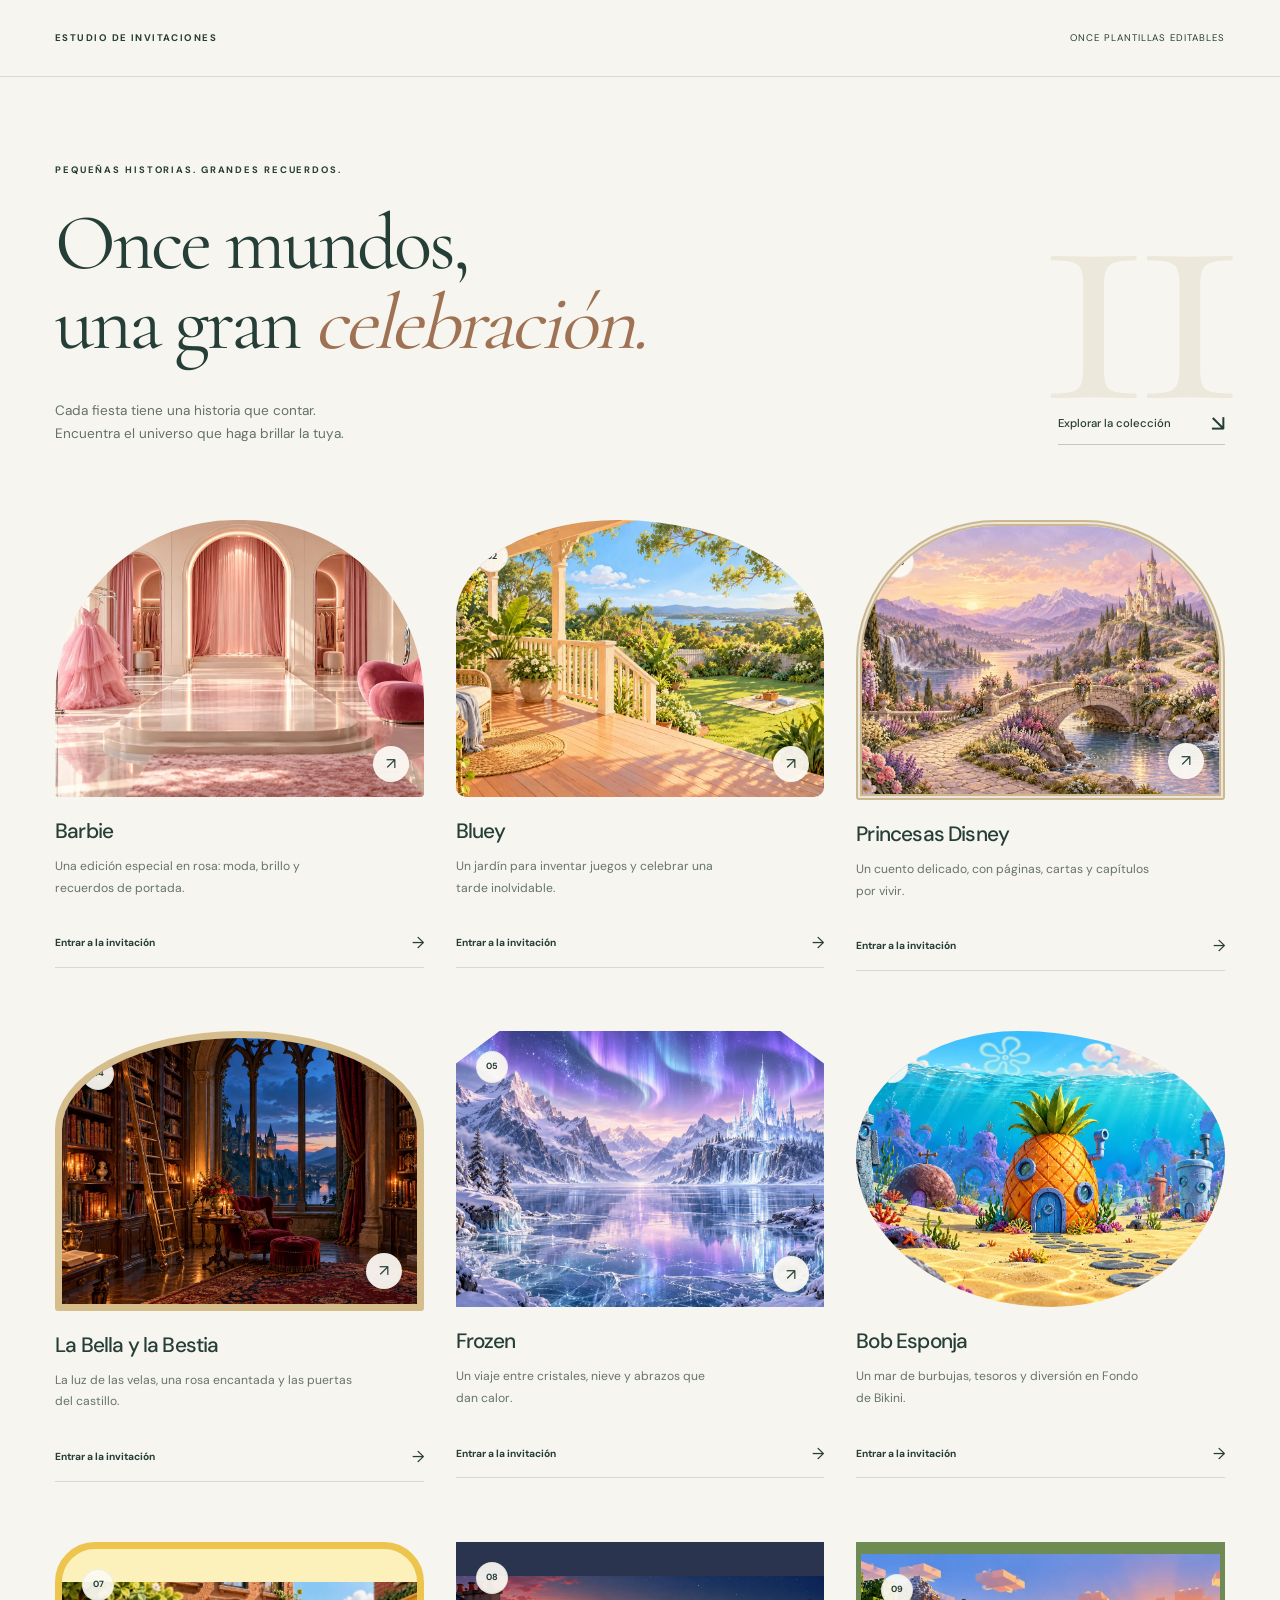
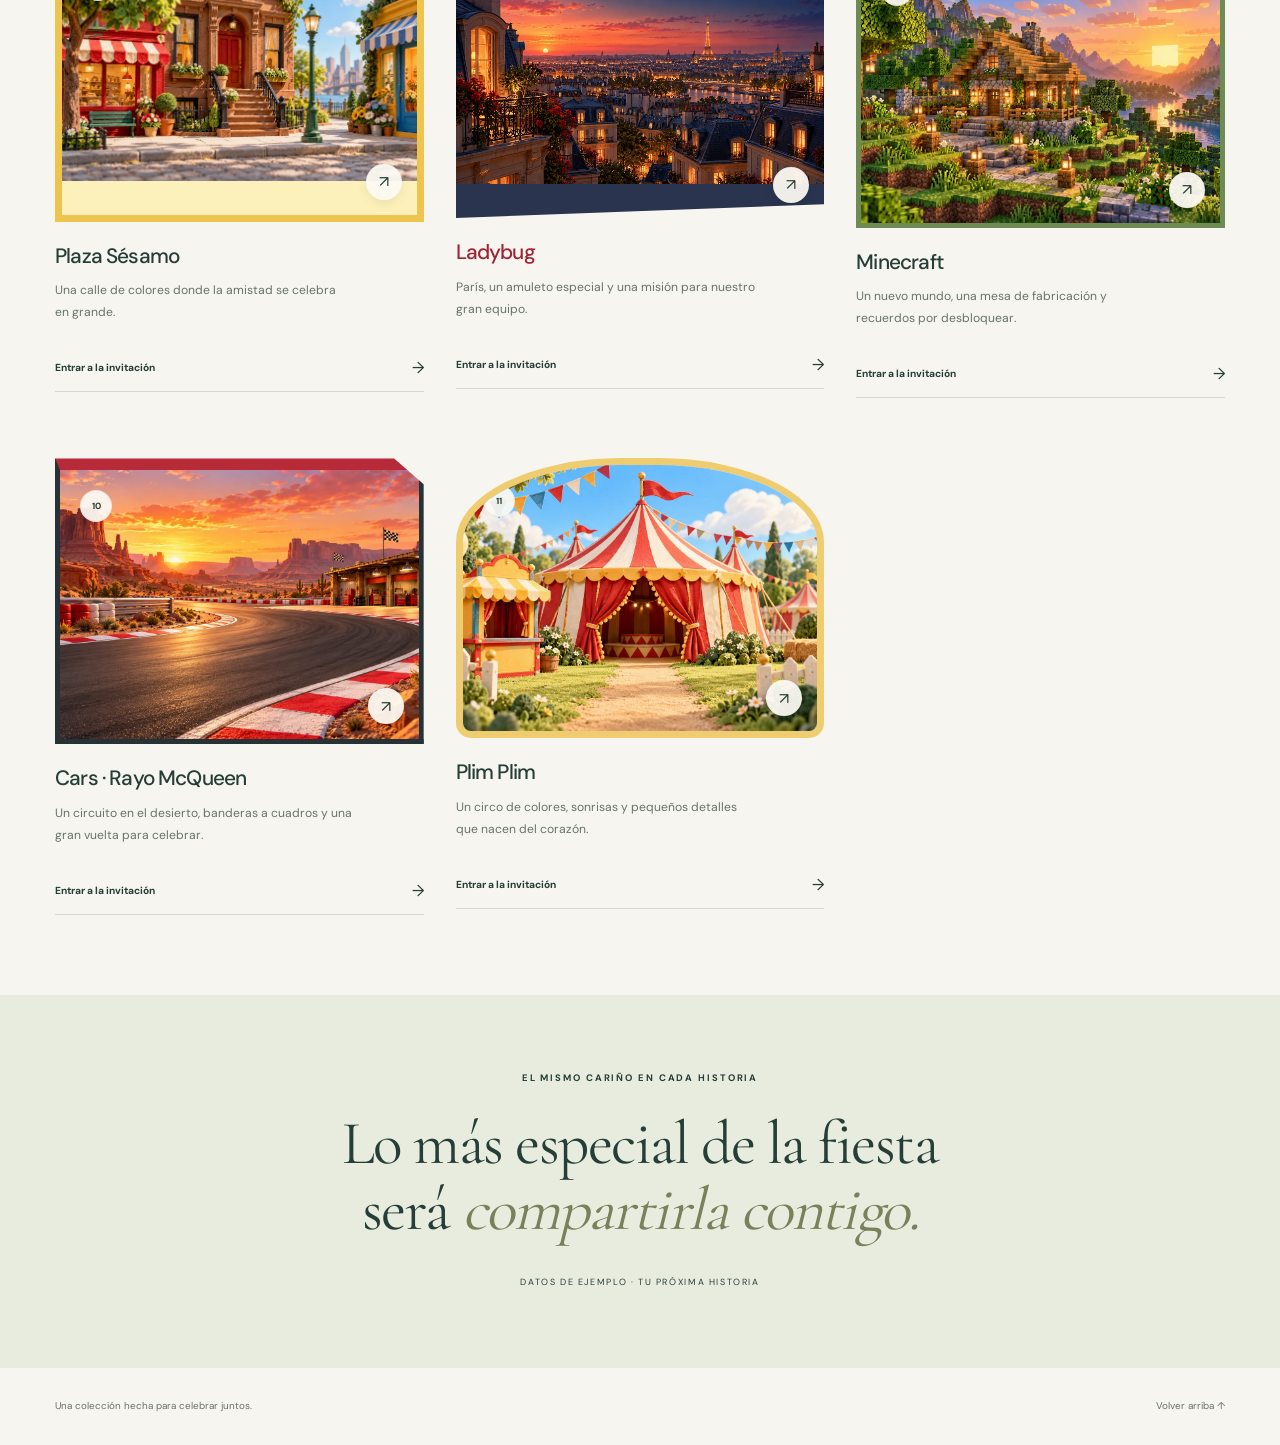
<file: plantillas/index.html>
<!doctype html>
<html lang="es-MX"><head><meta charset="utf-8"><meta name="viewport" content="width=device-width,initial-scale=1"><meta name="theme-color" content="#f7f5ef"><meta name="description" content="Once invitaciones de cumpleaños editables, once mundos para celebrar."><title>Once mundos para celebrar · Invitaciones</title><link rel="stylesheet" href="catalogo.css?v=collection-4"></head><body><a class="skip" href="#coleccion">Ver la colección</a><header class="catalog-nav"><a href="index.html">ESTUDIO DE INVITACIONES</a><span>ONCE PLANTILLAS EDITABLES</span></header><main><section class="catalog-intro"><p class="eyebrow">PEQUEÑAS HISTORIAS. GRANDES RECUERDOS.</p><h1>Once mundos,<br>una gran <em>celebración.</em></h1><div><p>Cada fiesta tiene una historia que contar.<br>Encuentra el universo que haga brillar la tuya.</p><a class="jump" href="#coleccion">Explorar la colección <span aria-hidden="true">↘</span></a></div><span class="collection-count" aria-hidden="true">11</span></section><section class="collection" id="coleccion" aria-label="Colección de invitaciones"><a class="catalog-card card-barbie" href="barbie/index.html?v=worlds-3"><div class="card-art"><img src="barbie/assets/scene-v3.webp" alt="Ambientación de Barbie" width="1440" height="810" loading="eager" decoding="async"><span class="card-no">01</span><span class="card-open" aria-hidden="true">↗</span></div><div class="card-copy"><h2>Barbie</h2><p>Una edición especial en rosa: moda, brillo y recuerdos de portada.</p><span class="card-link">Entrar a la invitación <span aria-hidden="true">→</span></span></div></a><a class="catalog-card card-bluey" href="bluey/index.html?v=worlds-3"><div class="card-art"><img src="bluey/assets/scene-v3.webp" alt="Ambientación de Bluey" width="1440" height="810" loading="eager" decoding="async"><span class="card-no">02</span><span class="card-open" aria-hidden="true">↗</span></div><div class="card-copy"><h2>Bluey</h2><p>Un jardín para inventar juegos y celebrar una tarde inolvidable.</p><span class="card-link">Entrar a la invitación <span aria-hidden="true">→</span></span></div></a><a class="catalog-card card-princesas" href="princesas/index.html?v=worlds-3"><div class="card-art"><img src="princesas/assets/scene-v3.webp" alt="Ambientación de Princesas Disney" width="1440" height="810" loading="lazy" decoding="async"><span class="card-no">03</span><span class="card-open" aria-hidden="true">↗</span></div><div class="card-copy"><h2>Princesas Disney</h2><p>Un cuento delicado, con páginas, cartas y capítulos por vivir.</p><span class="card-link">Entrar a la invitación <span aria-hidden="true">→</span></span></div></a><a class="catalog-card card-bella-bestia" href="bella-bestia/index.html?v=worlds-3"><div class="card-art"><img src="bella-bestia/assets/scene-v3.webp" alt="Ambientación de La Bella y la Bestia" width="1440" height="810" loading="lazy" decoding="async"><span class="card-no">04</span><span class="card-open" aria-hidden="true">↗</span></div><div class="card-copy"><h2>La Bella y la Bestia</h2><p>La luz de las velas, una rosa encantada y las puertas del castillo.</p><span class="card-link">Entrar a la invitación <span aria-hidden="true">→</span></span></div></a><a class="catalog-card card-frozen" href="frozen/index.html?v=worlds-3"><div class="card-art"><img src="frozen/assets/scene-v3.webp" alt="Ambientación de Frozen" width="1440" height="810" loading="lazy" decoding="async"><span class="card-no">05</span><span class="card-open" aria-hidden="true">↗</span></div><div class="card-copy"><h2>Frozen</h2><p>Un viaje entre cristales, nieve y abrazos que dan calor.</p><span class="card-link">Entrar a la invitación <span aria-hidden="true">→</span></span></div></a><a class="catalog-card card-bob-esponja" href="bob-esponja/index.html?v=worlds-3"><div class="card-art"><img src="bob-esponja/assets/scene-v3.webp" alt="Ambientación de Bob Esponja" width="1440" height="810" loading="lazy" decoding="async"><span class="card-no">06</span><span class="card-open" aria-hidden="true">↗</span></div><div class="card-copy"><h2>Bob Esponja</h2><p>Un mar de burbujas, tesoros y diversión en Fondo de Bikini.</p><span class="card-link">Entrar a la invitación <span aria-hidden="true">→</span></span></div></a><a class="catalog-card card-plaza-sesamo" href="plaza-sesamo/index.html?v=worlds-3"><div class="card-art"><img src="plaza-sesamo/assets/scene-v3.webp" alt="Ambientación de Plaza Sésamo" width="1440" height="810" loading="lazy" decoding="async"><span class="card-no">07</span><span class="card-open" aria-hidden="true">↗</span></div><div class="card-copy"><h2>Plaza Sésamo</h2><p>Una calle de colores donde la amistad se celebra en grande.</p><span class="card-link">Entrar a la invitación <span aria-hidden="true">→</span></span></div></a><a class="catalog-card card-ladybug" href="ladybug/index.html?v=ladybug-contrast-4"><div class="card-art"><img src="ladybug/assets/scene-v3.webp" alt="Ambientación de Ladybug" width="1440" height="810" loading="lazy" decoding="async"><span class="card-no">08</span><span class="card-open" aria-hidden="true">↗</span></div><div class="card-copy"><h2>Ladybug</h2><p>París, un amuleto especial y una misión para nuestro gran equipo.</p><span class="card-link">Entrar a la invitación <span aria-hidden="true">→</span></span></div></a><a class="catalog-card card-minecraft" href="minecraft/index.html?v=worlds-3"><div class="card-art"><img src="minecraft/assets/scene-v3.webp" alt="Ambientación de Minecraft" width="1440" height="810" loading="lazy" decoding="async"><span class="card-no">09</span><span class="card-open" aria-hidden="true">↗</span></div><div class="card-copy"><h2>Minecraft</h2><p>Un nuevo mundo, una mesa de fabricación y recuerdos por desbloquear.</p><span class="card-link">Entrar a la invitación <span aria-hidden="true">→</span></span></div></a><a class="catalog-card card-cars" href="cars/index.html?v=collection-4"><div class="card-art"><img src="cars/assets/scene-v3.webp" alt="Ambientación de Cars · Rayo McQueen" width="1440" height="810" loading="lazy" decoding="async"><span class="card-no">10</span><span class="card-open" aria-hidden="true">↗</span></div><div class="card-copy"><h2>Cars · Rayo McQueen</h2><p>Un circuito en el desierto, banderas a cuadros y una gran vuelta para celebrar.</p><span class="card-link">Entrar a la invitación <span aria-hidden="true">→</span></span></div></a><a class="catalog-card card-plim-plim" href="plim-plim/index.html?v=collection-4"><div class="card-art"><img src="plim-plim/assets/scene-v3.webp" alt="Ambientación de Plim Plim" width="1440" height="810" loading="lazy" decoding="async"><span class="card-no">11</span><span class="card-open" aria-hidden="true">↗</span></div><div class="card-copy"><h2>Plim Plim</h2><p>Un circo de colores, sonrisas y pequeños detalles que nacen del corazón.</p><span class="card-link">Entrar a la invitación <span aria-hidden="true">→</span></span></div></a></section><section class="catalog-closing"><p class="eyebrow">EL MISMO CARIÑO EN CADA HISTORIA</p><p>Lo más especial de la fiesta<br>será <em>compartirla contigo.</em></p><span>DATOS DE EJEMPLO · TU PRÓXIMA HISTORIA</span></section></main><footer><span>Una colección hecha para celebrar juntos.</span><a href="#top" onclick="window.scrollTo({top:0,behavior:window.matchMedia('(prefers-reduced-motion:reduce)').matches?'auto':'smooth'});return false">Volver arriba ↑</a></footer></body></html>
</file>
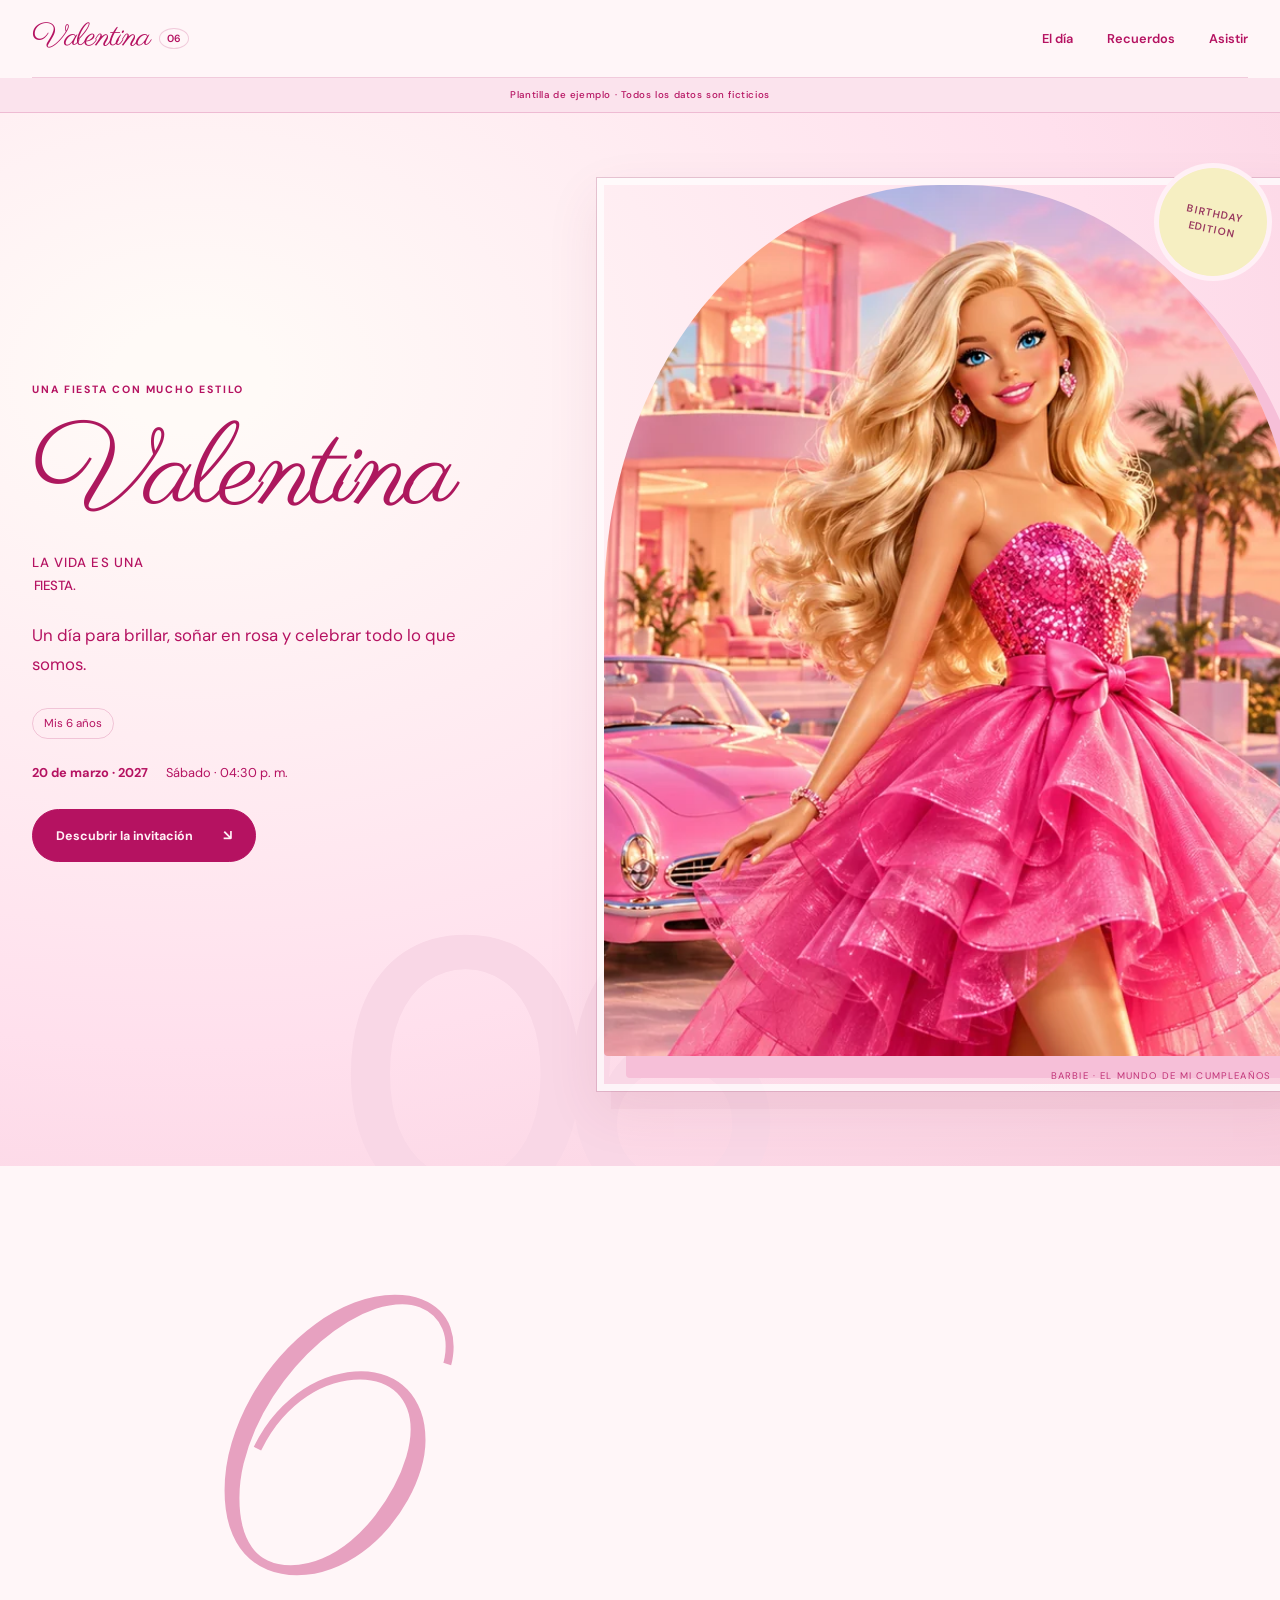
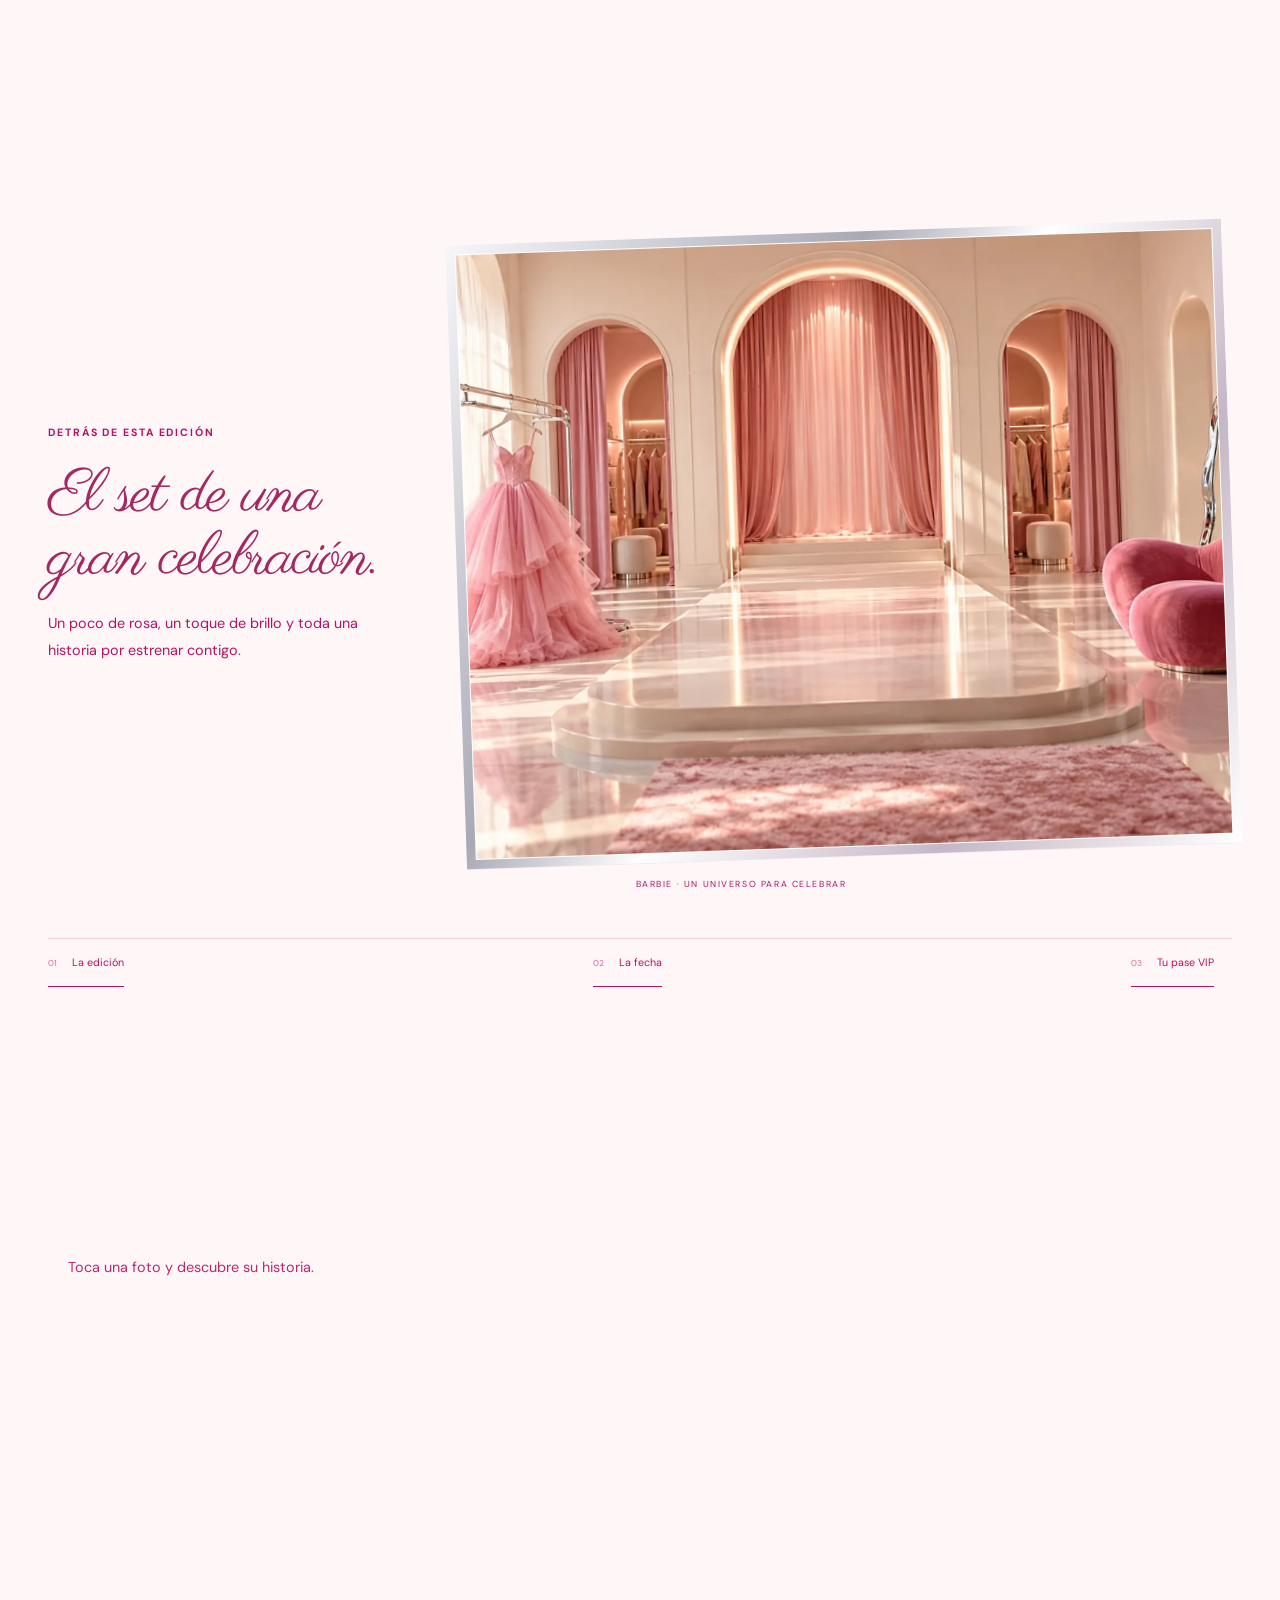
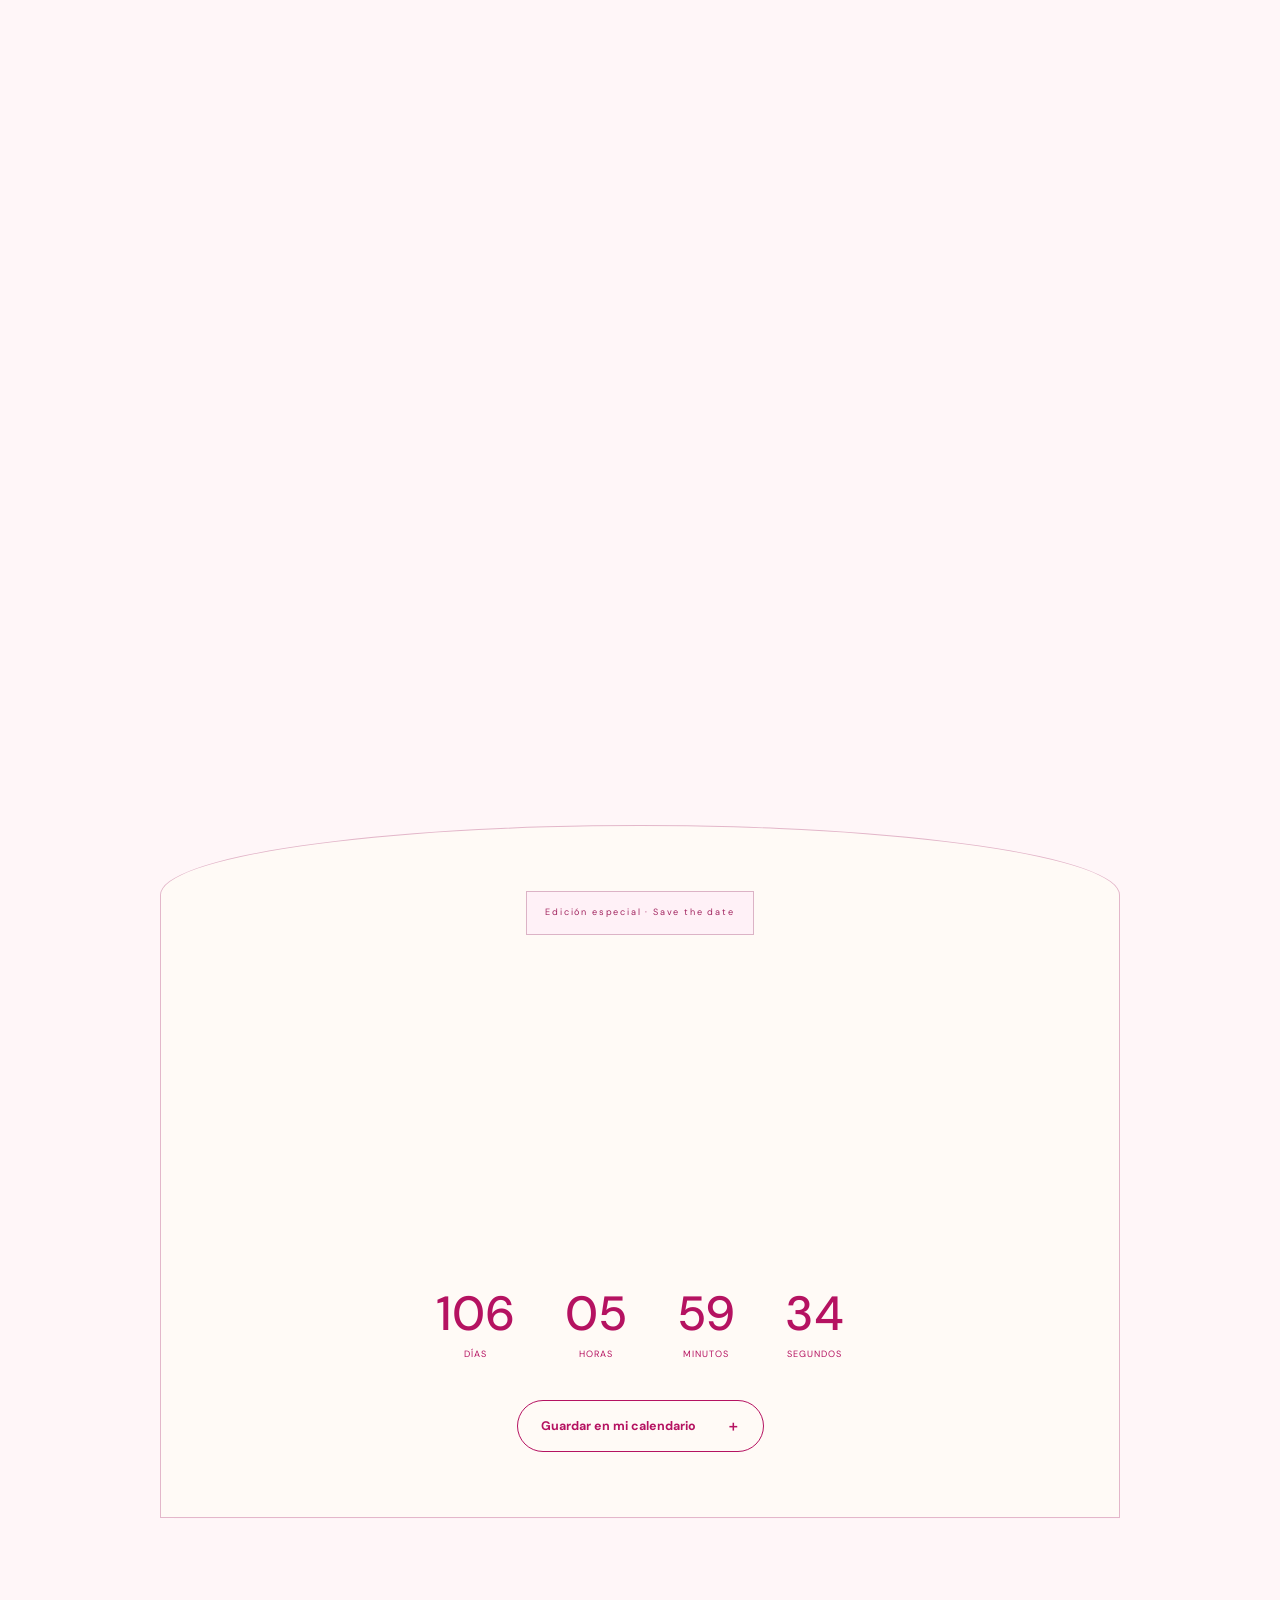
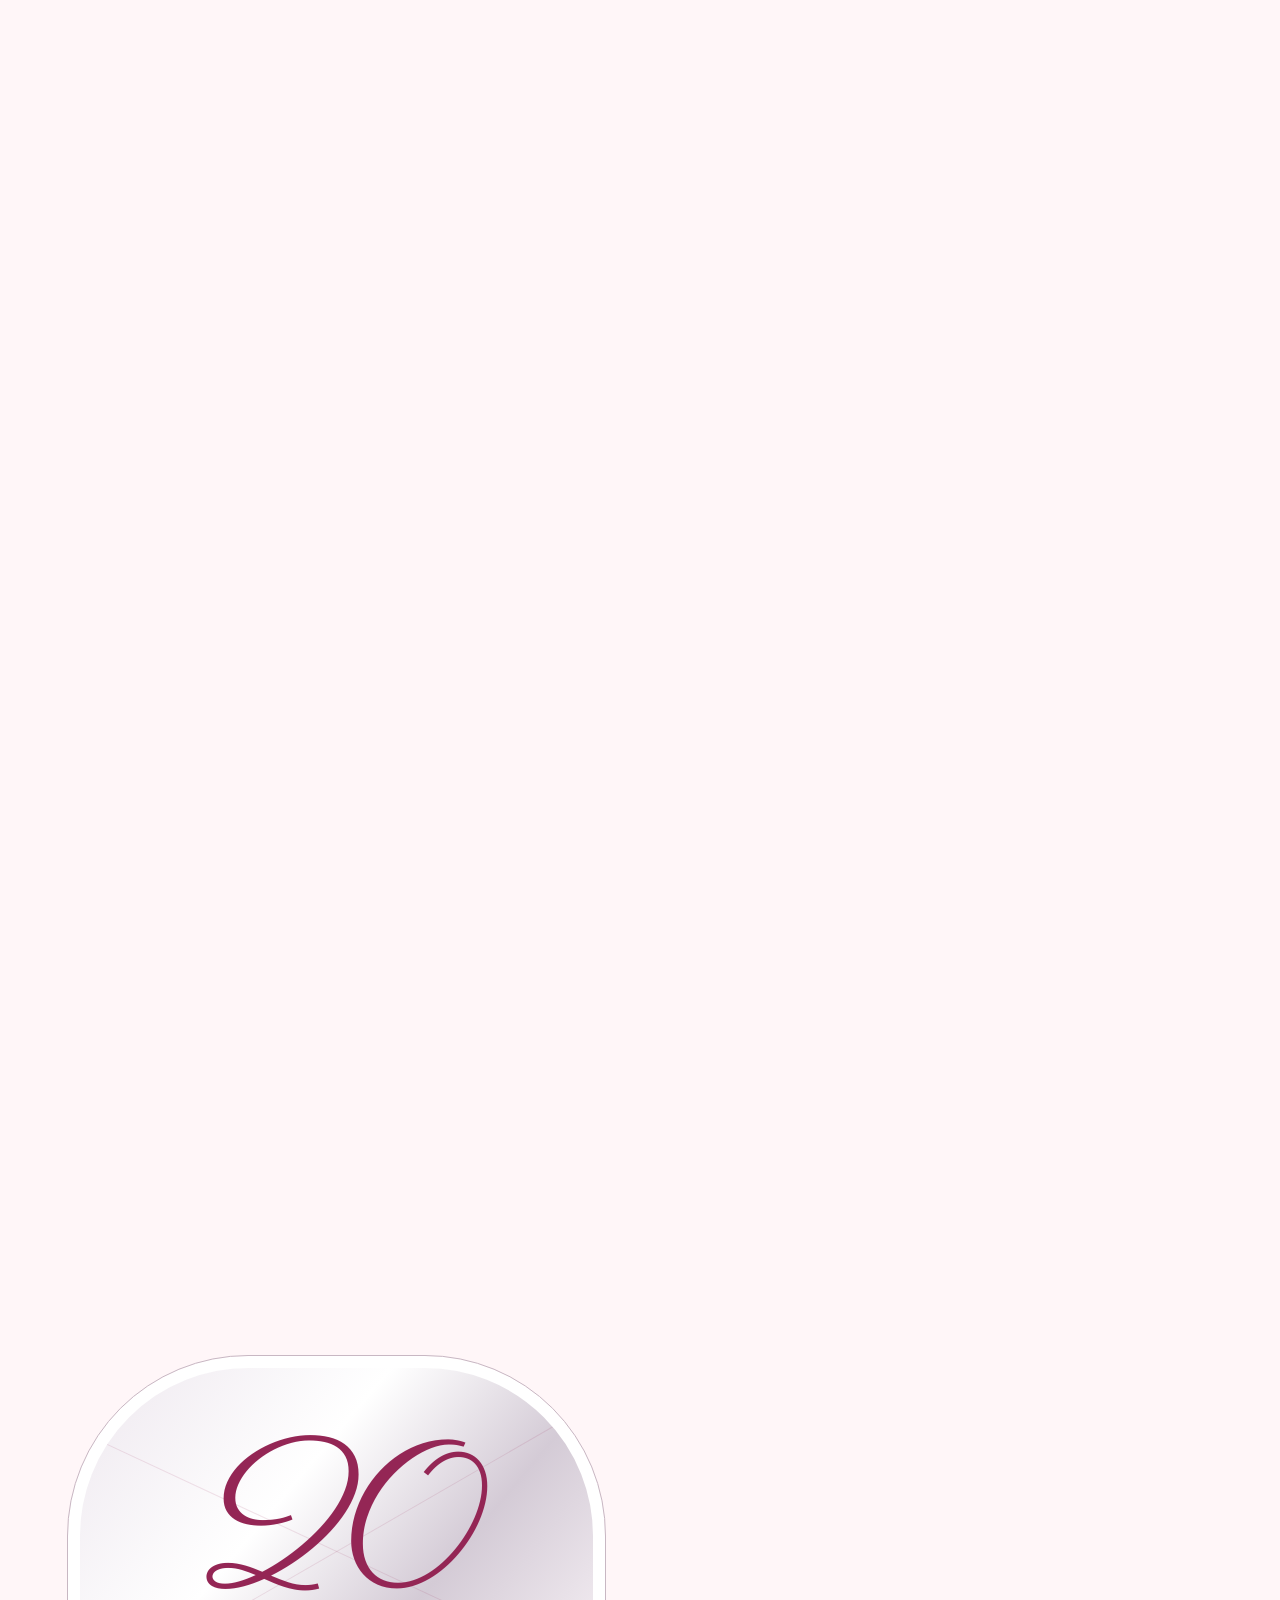
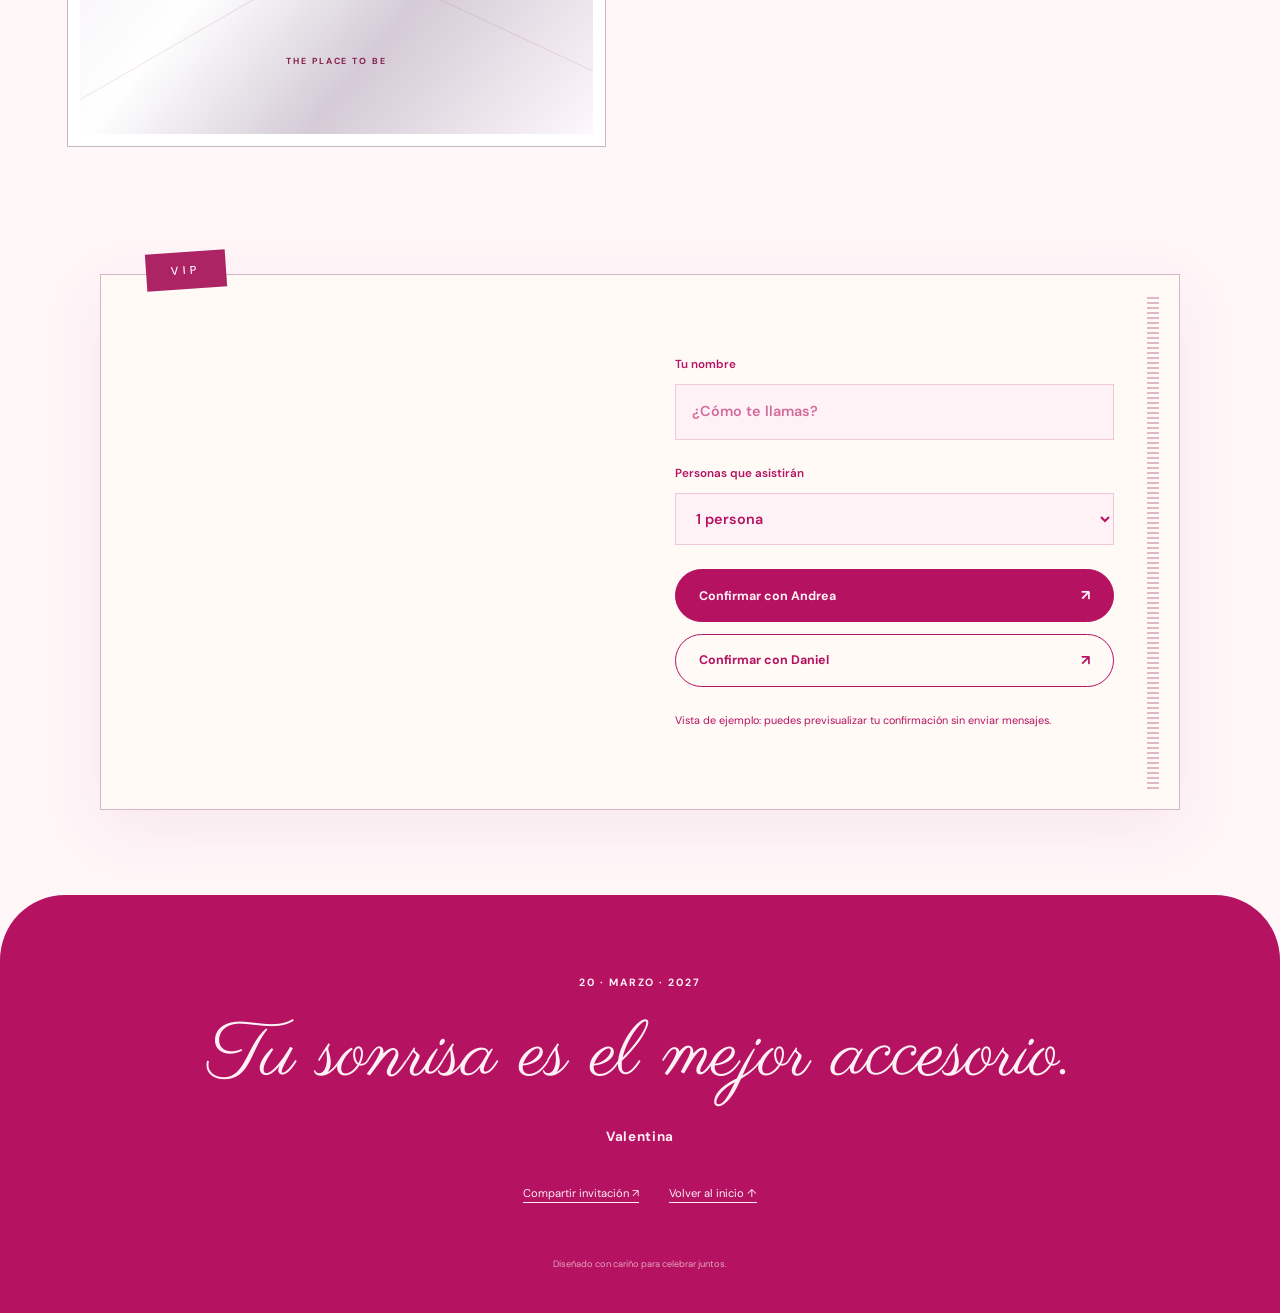
<file: plantillas/barbie/index.html>
<!doctype html>
<html lang="es-MX"><head><meta charset="utf-8"><meta name="viewport" content="width=device-width,initial-scale=1"><meta name="theme-color" content="#fff0f6"><meta name="description" content="Invitación de ejemplo de Barbie. Datos ficticios editables."><meta property="og:title" content="Valentina · Mis 6 años · Barbie"><meta property="og:description" content="Invitación de ejemplo de Barbie. Datos ficticios editables."><title>Valentina · Mis 6 años · Barbie · Ejemplo</title><link rel="preload" href="assets/display.ttf" as="font" type="font/ttf" crossorigin><link rel="stylesheet" href="base.css?v=worlds-3"><link rel="stylesheet" href="theme.css?v=worlds-3"><script src="datos.js?v=worlds-3" defer></script><script src="core.js?v=worlds-3" defer></script><script src="interaction.js?v=worlds-3" defer></script><link rel="stylesheet" href="world.css?v=worlds-3"><script src="world.js?v=worlds-3" defer></script></head><body class="barbie"><a class="skip-link" href="#mainContent">Saltar al contenido</a><div class="page-progress" aria-hidden="true"><i id="progressBar"></i></div><nav class="topbar" aria-label="Navegación de la invitación"><a class="brand" href="#inicio" data-brand="">Valentina <span data-bind="edadCorta">06</span></a><div><a href="#eldia">El día</a><a href="#recuerdos">Recuerdos</a><a href="#rsvp">Asistir</a></div></nav><p class="template-notice" data-template-notice="">Plantilla de ejemplo · Todos los datos son ficticios</p><header class="cover" id="inicio"><div class="cover-inner"><span class="edition" aria-hidden="true" data-bind="edadCorta">06</span><span class="fashion-stamp">Birthday<br>Edition</span><div class="cover-copy"><p class="eyebrow">Una fiesta con mucho estilo</p><h1><span class="cover-name" data-bind="nombre">Valentina</span><span class="cover-tagline"><span data-bind="tituloLinea1">La vida es una</span> <em data-bind="tituloLinea2">fiesta.</em></span></h1><p class="hero-subtitle" data-bind="subtitulo">Un día para brillar, soñar en rosa y celebrar todo lo que somos.</p><div class="celebrant"><strong data-bind="nombre">Valentina</strong><span>Mis <b data-bind="edad">6</b> <span data-bind="unidadEdad">años</span></span></div><p class="hero-date"><time datetime="2027-03-20T16:30:00-06:00" data-event-date="" data-bind="fechaPortada">20 de marzo · 2027</time><span data-bind="diaHora">Sábado · 04:30 p. m.</span></p><a class="button primary" href="#mainContent" id="openBtn">Descubrir la invitación<span aria-hidden="true">↘</span></a></div><figure class="hero-art"><img src="assets/hero-v1.webp" alt="Barbie: escena de bienvenida para la celebración" width="1672" height="941" fetchpriority="high" decoding="async" data-hero-index="0"><figcaption data-hero-caption="">Barbie · El mundo de mi cumpleaños</figcaption></figure></div></header><main id="mainContent" tabindex="-1"><section class="letter section" aria-labelledby="letterTitle"><div class="letter-ornament" aria-hidden="true" data-bind="edad">6</div><div class="letter-copy" data-enter><p class="eyebrow">Nota de la edición</p><h2 id="letterTitle" data-bind="encabezadoMensaje">¡Hola, mundo rosa!</h2><p class="lead" data-bind="mensaje">Cada año viene con sueños nuevos. El mío es llenar este día de risas, abrazos y recuerdos contigo. Ponte tu mejor sonrisa: la fiesta empieza aquí.</p><p class="signature">Con cariño, <span data-bind="nombre">Valentina</span></p></div></section>
<section class="world-stage" id="escenario" aria-labelledby="worldTitle" data-world-reveal=""><div class="world-intro"><p class="eyebrow">Detrás de esta edición</p><h2 id="worldTitle" data-bind="escenarioTitulo">El set de una gran celebración.</h2><p data-bind="escenarioBajada">Un poco de rosa, un toque de brillo y toda una historia por estrenar contigo.</p></div><div class="world-image-wrap"><img class="world-image" data-world-image="" src="assets/scene-v3.webp" alt="Estudio de moda rosa con arcos y detalles plateados" width="1440" height="810" loading="lazy" decoding="async"></div><p class="world-caption">Barbie · Un universo para celebrar</p><nav class="world-links" aria-label="Recorre nuestra historia"><a href="#recuerdos"><small aria-hidden="true">01</small>La edición</a><a href="#eldia"><small aria-hidden="true">02</small>La fecha</a><a href="#rsvp"><small aria-hidden="true">03</small>Tu pase VIP</a></nav></section><section class="gallery-section section" id="recuerdos" aria-labelledby="galleryTitle"><div class="section-heading" data-enter><p class="eyebrow">Una fiesta para recordar</p><h2><span id="galleryTitle" data-bind="galeriaTitulo">Momentos de portada</span></h2></div><p class="section-intro">Toca una foto y descubre su historia.</p><div class="gallery gallery-barbie world-gallery"><button class="memory memory-1" type="button" data-caption="Dulce alta costura" data-story="Un detalle dulce para dar inicio a nuestra celebración." data-enter="" data-memory-index="0"><span class="photo-shell"><img src="assets/celebration-v3.webp" alt="Dulce alta costura · Imagen de ejemplo de Barbie" width="768" height="960" loading="lazy" decoding="async" data-photo-index="0" style="object-position:50% 50%"></span><span class="photo-caption"><small>01</small><strong data-bind="fotoTitulo0">Dulce alta costura</strong><span aria-hidden="true">↗</span></span></button><button class="memory memory-2" type="button" data-caption="Nuestro estudio rosa" data-story="Un escenario de ejemplo que inspira el mundo de nuestra fiesta." data-enter="" data-memory-index="1"><span class="photo-shell"><img src="assets/scene-v3.webp" alt="Nuestro estudio rosa · Imagen de ejemplo de Barbie" width="1440" height="810" loading="lazy" decoding="async" data-photo-index="1" style="object-position:50% 50%"></span><span class="photo-caption"><small>02</small><strong data-bind="fotoTitulo1">Nuestro estudio rosa</strong><span aria-hidden="true">↗</span></span></button><button class="memory memory-3" type="button" data-caption="Detalles para brillar" data-story="Los pequeños detalles hacen que cada celebración sea especial." data-enter="" data-memory-index="2"><span class="photo-shell"><img src="assets/details-v3.webp" alt="Detalles para brillar · Imagen de ejemplo de Barbie" width="768" height="960" loading="lazy" decoding="async" data-photo-index="2" style="object-position:50% 50%"></span><span class="photo-caption"><small>03</small><strong data-bind="fotoTitulo2">Detalles para brillar</strong><span aria-hidden="true">↗</span></span></button></div></section>
<section class="date-section section" id="eldia" aria-labelledby="dateTitle"><span class="world-badge">Edición especial · Save the date</span><div class="section-heading" data-enter><p class="eyebrow">Una fecha para recordar</p><h2><span id="dateTitle" data-bind="fechaTitulo">Una fecha de portada</span></h2></div><div class="event-date" data-enter><span class="date-day" data-bind="dia">20</span><div><strong data-bind="mes">Marzo</strong><span data-bind="diaAnio">Sábado · 2027</span></div><div class="date-time"><strong data-bind="hora">04:30</strong><span data-bind="meridiemZona">p. m. · Ciudad de México</span></div></div><div id="countdown" class="countdown" aria-label="Tiempo restante para la celebración"><div><b id="days">00</b><span>días</span></div><div><b id="hours">00</b><span>horas</span></div><div><b id="minutes">00</b><span>minutos</span></div><div><b id="seconds">00</b><span>segundos</span></div></div><p id="countdownStatus" class="countdown-status" hidden>¡Llegó el día de nuestra aventura!</p><button class="button secondary" id="calendarBtn" type="button">Guardar en mi calendario <span aria-hidden="true">＋</span></button></section>
<section class="special-section section" aria-labelledby="specialTitle"><div class="section-heading" data-enter><p class="eyebrow">El detalle de la edición</p><h2><span id="specialTitle">Cada sonrisa tiene su estilo.</span></h2></div><div class="fashion-spread" data-enter><div class="fashion-photo"><img src="assets/scene-v3.webp" alt="Nuestro estudio rosa · Imagen de ejemplo de Barbie" width="1440" height="810" loading="lazy" data-photo-index="1"></div><div><p class="editorial-number" data-bind="edicion">EDICIÓN 06</p><blockquote>Un poco de brillo.<br>Mucho de ti.</blockquote><p>El mejor look para esta fiesta es venir con ganas de pasarla increíble.</p><button class="button primary" type="button" data-fashion>Un destello para la ocasión <span aria-hidden="true">✦</span></button><p class="interaction-status" role="status" id="fashionStatus">Todos tenemos algo que nos hace brillar.</p></div></div></section>
<section class="location-section section" id="lugar" aria-labelledby="locationTitle"><div class="location-art" aria-hidden="true"><span data-bind="dia">20</span><b>THE PLACE TO BE</b><i></i></div><div class="location-copy" data-enter><span class="world-location-tag">El escenario de nuestra fiesta</span><p class="eyebrow">El lugar de la celebración</p><h2 id="locationTitle" data-bind="ubicacionTitulo">Aquí empieza la pasarela.</h2><h3 data-bind="lugarNombre">Salón Rosa Cuarzo</h3><p data-bind="direccion">Calle de los Sueños 123, Ciudad Ejemplo · Dirección ficticia</p><a class="button primary" id="mapsBtn" href="#lugar" rel="noopener noreferrer">Cómo llegar <span aria-hidden="true">↗</span></a><p class="small-note" data-map-note="">Ubicación de ejemplo. El mapa estará disponible al personalizar.</p></div></section>
<section class="rsvp-section section" id="rsvp" aria-labelledby="rsvpTitle"><div class="rsvp-heading" data-enter><span class="world-rsvp-label">Lista de invitados · Acceso VIP</span><p class="eyebrow">Tu compañía hace la diferencia</p><h2 id="rsvpTitle" data-bind="rsvpTitulo">Tu pase a la celebración</h2><p data-bind="rsvpMensaje">Tu nombre merece un lugar en esta edición. Confírmanos cuántas personas vienen contigo.</p></div><form id="rsvpForm" class="rsvp-form"><label for="guestName">Tu nombre<input id="guestName" name="name" autocomplete="name" required maxlength="80" placeholder="¿Cómo te llamas?"></label><label for="guestCount">Personas que asistirán<select id="guestCount" name="count"><option value="1">1 persona</option><option value="2">2 personas</option><option value="3">3 personas</option><option value="4">4 personas</option><option value="5">5 personas</option><option value="6">6 personas</option></select></label><div class="honeypot" aria-hidden="true"><label for="guestWebsite">Sitio web<input id="guestWebsite" name="website" tabindex="-1" autocomplete="off"></label></div><div class="contact-buttons"><button class="button primary" type="submit" data-contact="contacto-1" data-contact-slot="0">Confirmar con Andrea <span aria-hidden="true">↗</span></button><button class="button secondary" type="submit" data-contact="contacto-2" data-contact-slot="1">Confirmar con Daniel <span aria-hidden="true">↗</span></button></div><p id="rsvpStatus" class="form-note" role="status">Vista de ejemplo: puedes previsualizar tu confirmación sin enviar mensajes.</p></form></section></main><footer class="site-footer"><p class="eyebrow" data-bind="fechaPie">20 · MARZO · 2027</p><p class="closing" data-bind="fraseFinal">Tu sonrisa es el mejor accesorio.</p><strong class="footer-name" data-bind="nombre">Valentina</strong><div class="footer-actions"><button class="text-button" id="shareBtn" type="button">Compartir invitación <span aria-hidden="true">↗</span></button><a href="#inicio">Volver al inicio ↑</a></div><p class="footer-credit">Diseñado con cariño para celebrar juntos.</p></footer><a class="sticky-rsvp button primary" id="stickyRsvp" href="#rsvp" hidden>Confirmar asistencia <span aria-hidden="true">↗</span></a><div id="toast" class="toast" role="status"></div><dialog class="photo-dialog" id="photoDialog" aria-labelledby="photoCaption"><button class="dialog-close" type="button" aria-label="Cerrar foto">×</button><img id="photoLarge" alt=""><div><h2 id="photoCaption"></h2><p id="photoStory"></p></div></dialog><dialog id="demoRsvpDialog" class="demo-confirmation" aria-labelledby="demoTitle"><button id="demoClose" class="dialog-close" type="button" aria-label="Cerrar vista de confirmación">×</button><p class="eyebrow">Vista de ejemplo</p><h2 id="demoTitle">Tu mensaje de confirmación</h2><p>Contacto: <strong id="demoContact"></strong></p><textarea id="demoMessage" readonly aria-label="Mensaje de confirmación de ejemplo" rows="6"></textarea><p class="form-note">Esta es una demostración. No se envía ningún mensaje.</p></dialog></body></html>
</file>
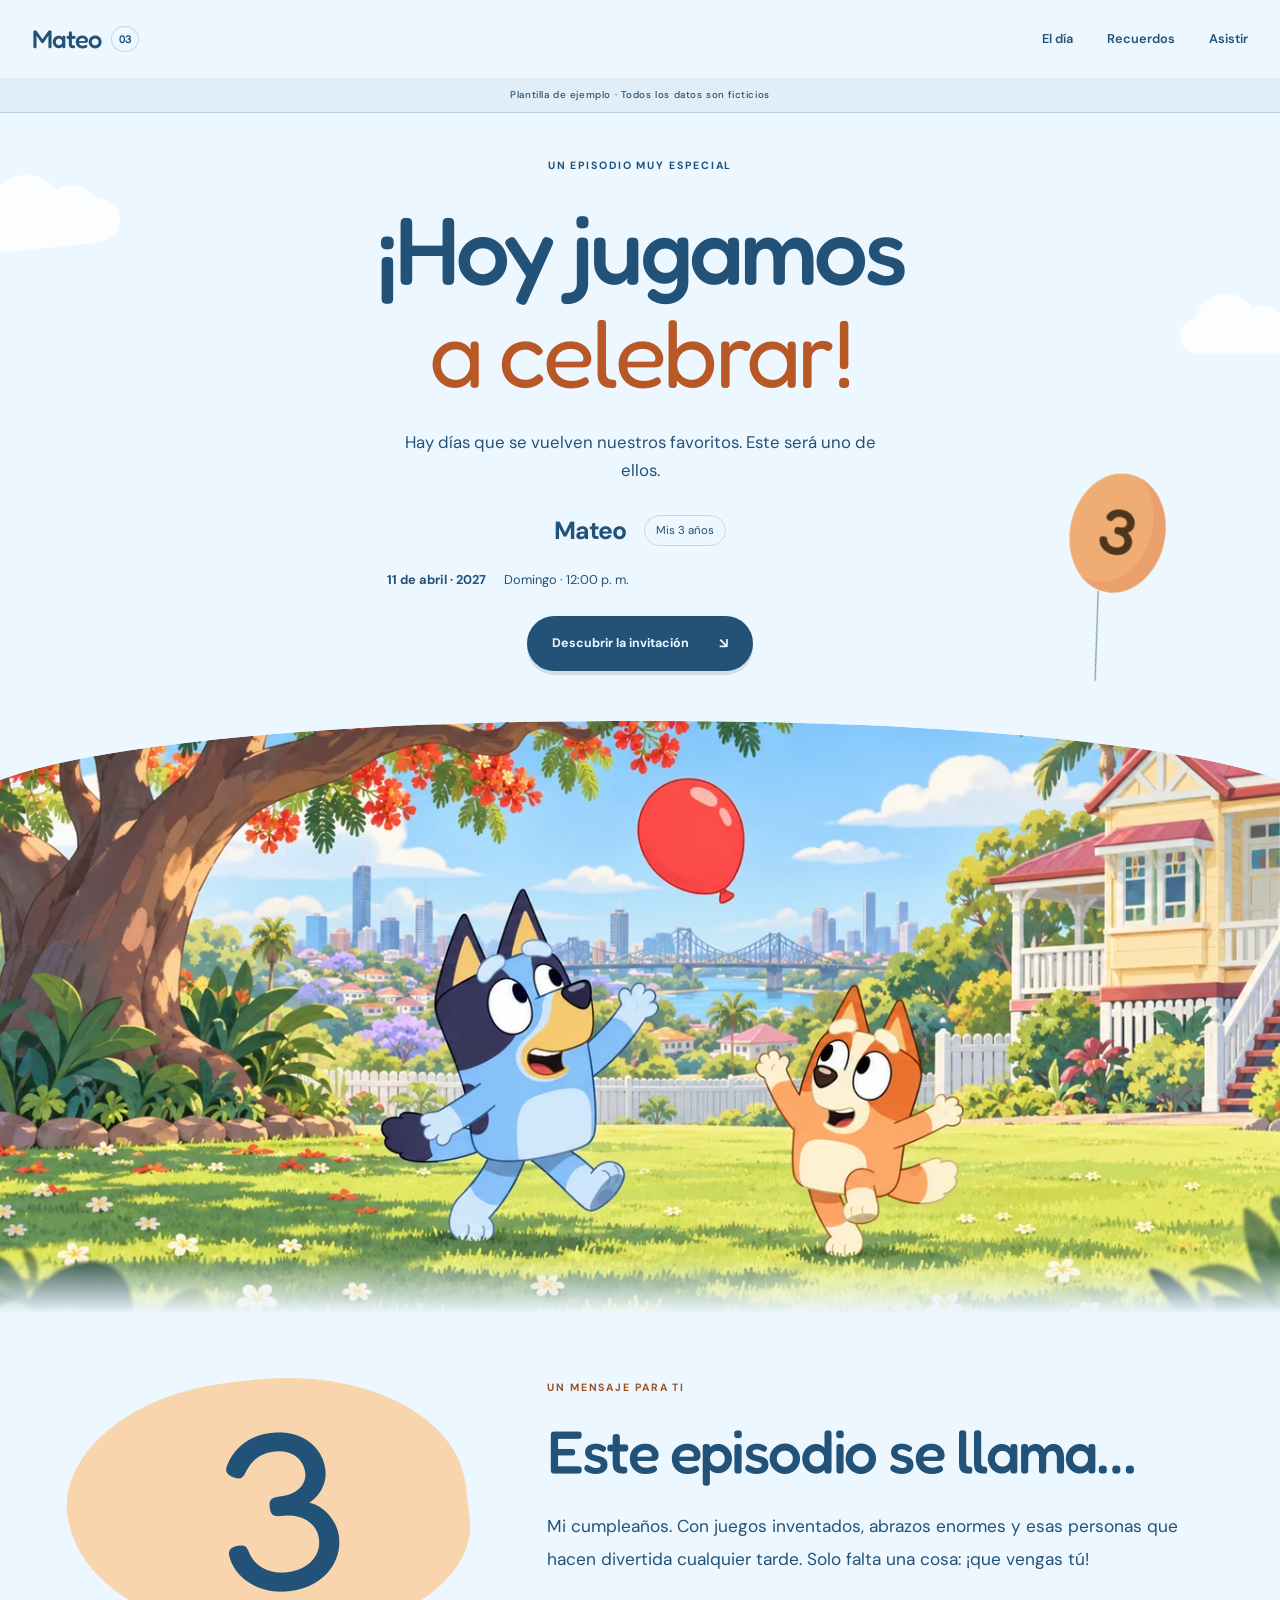
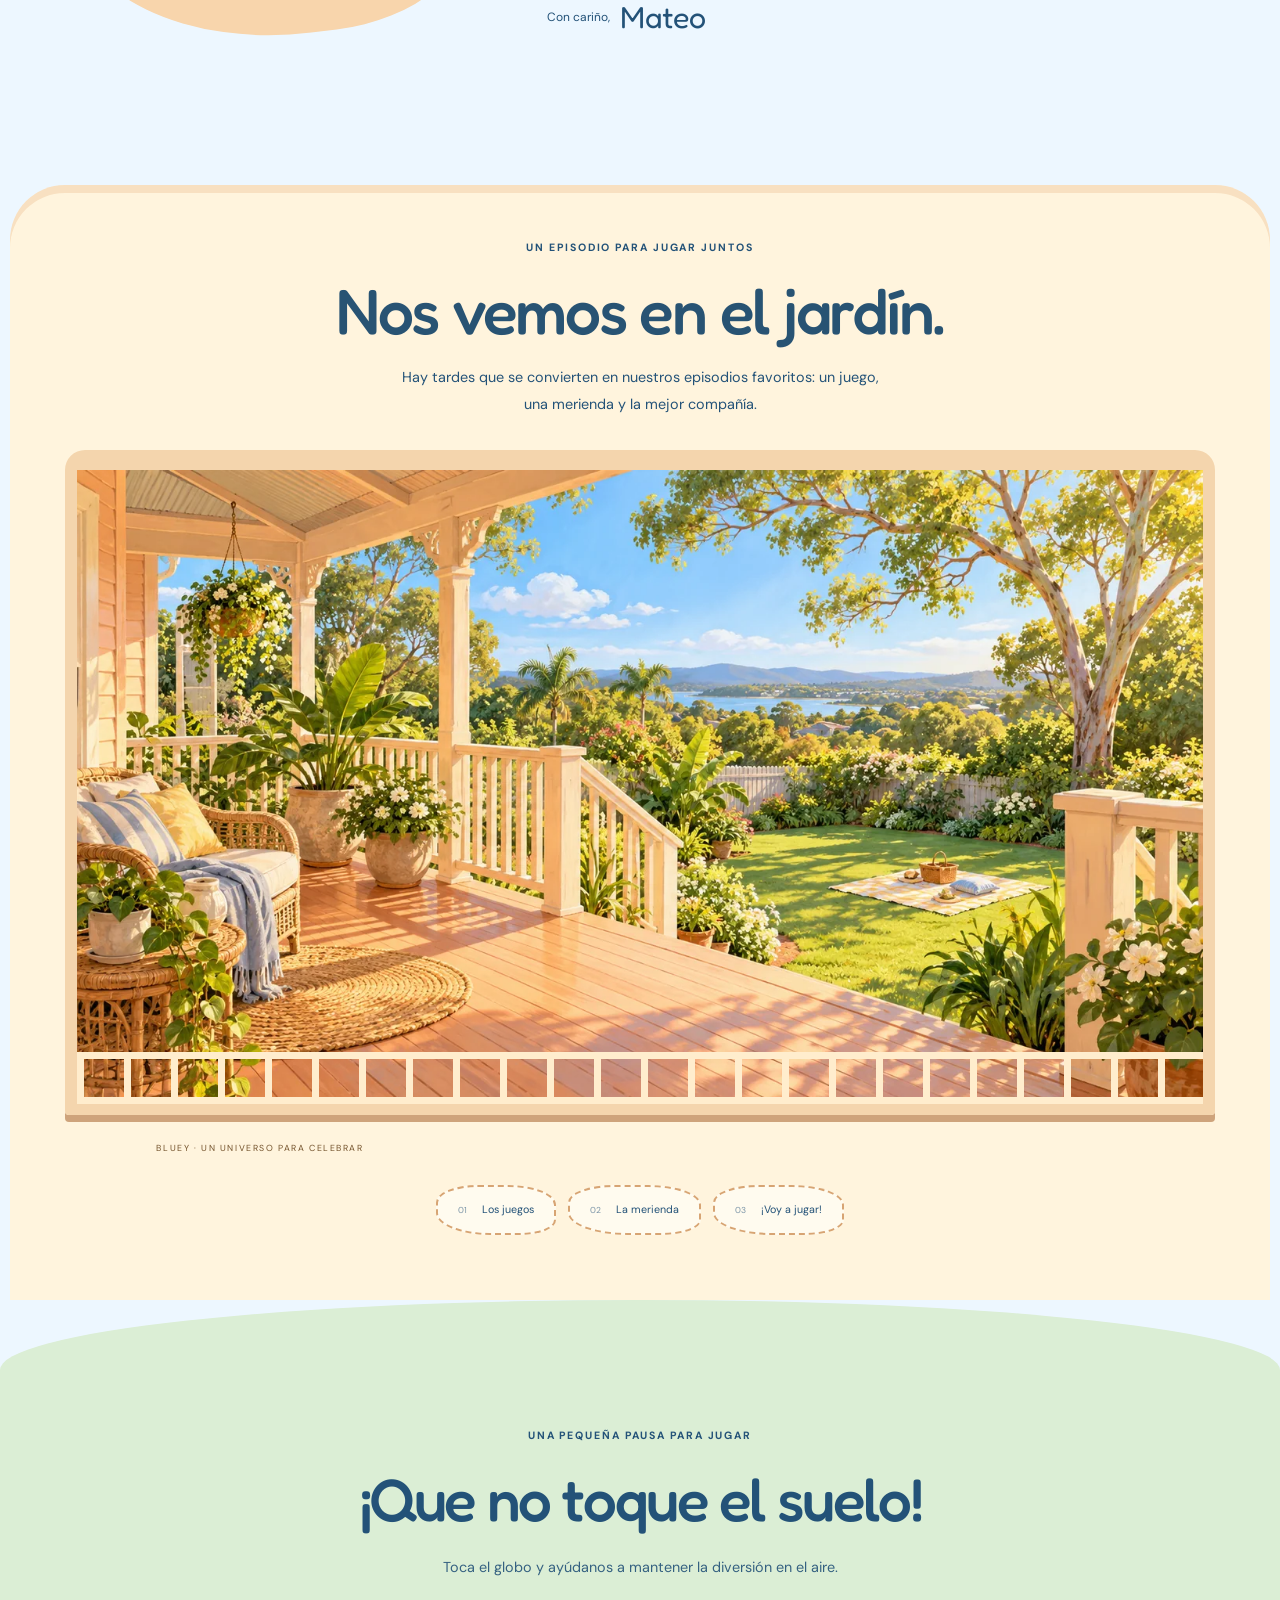
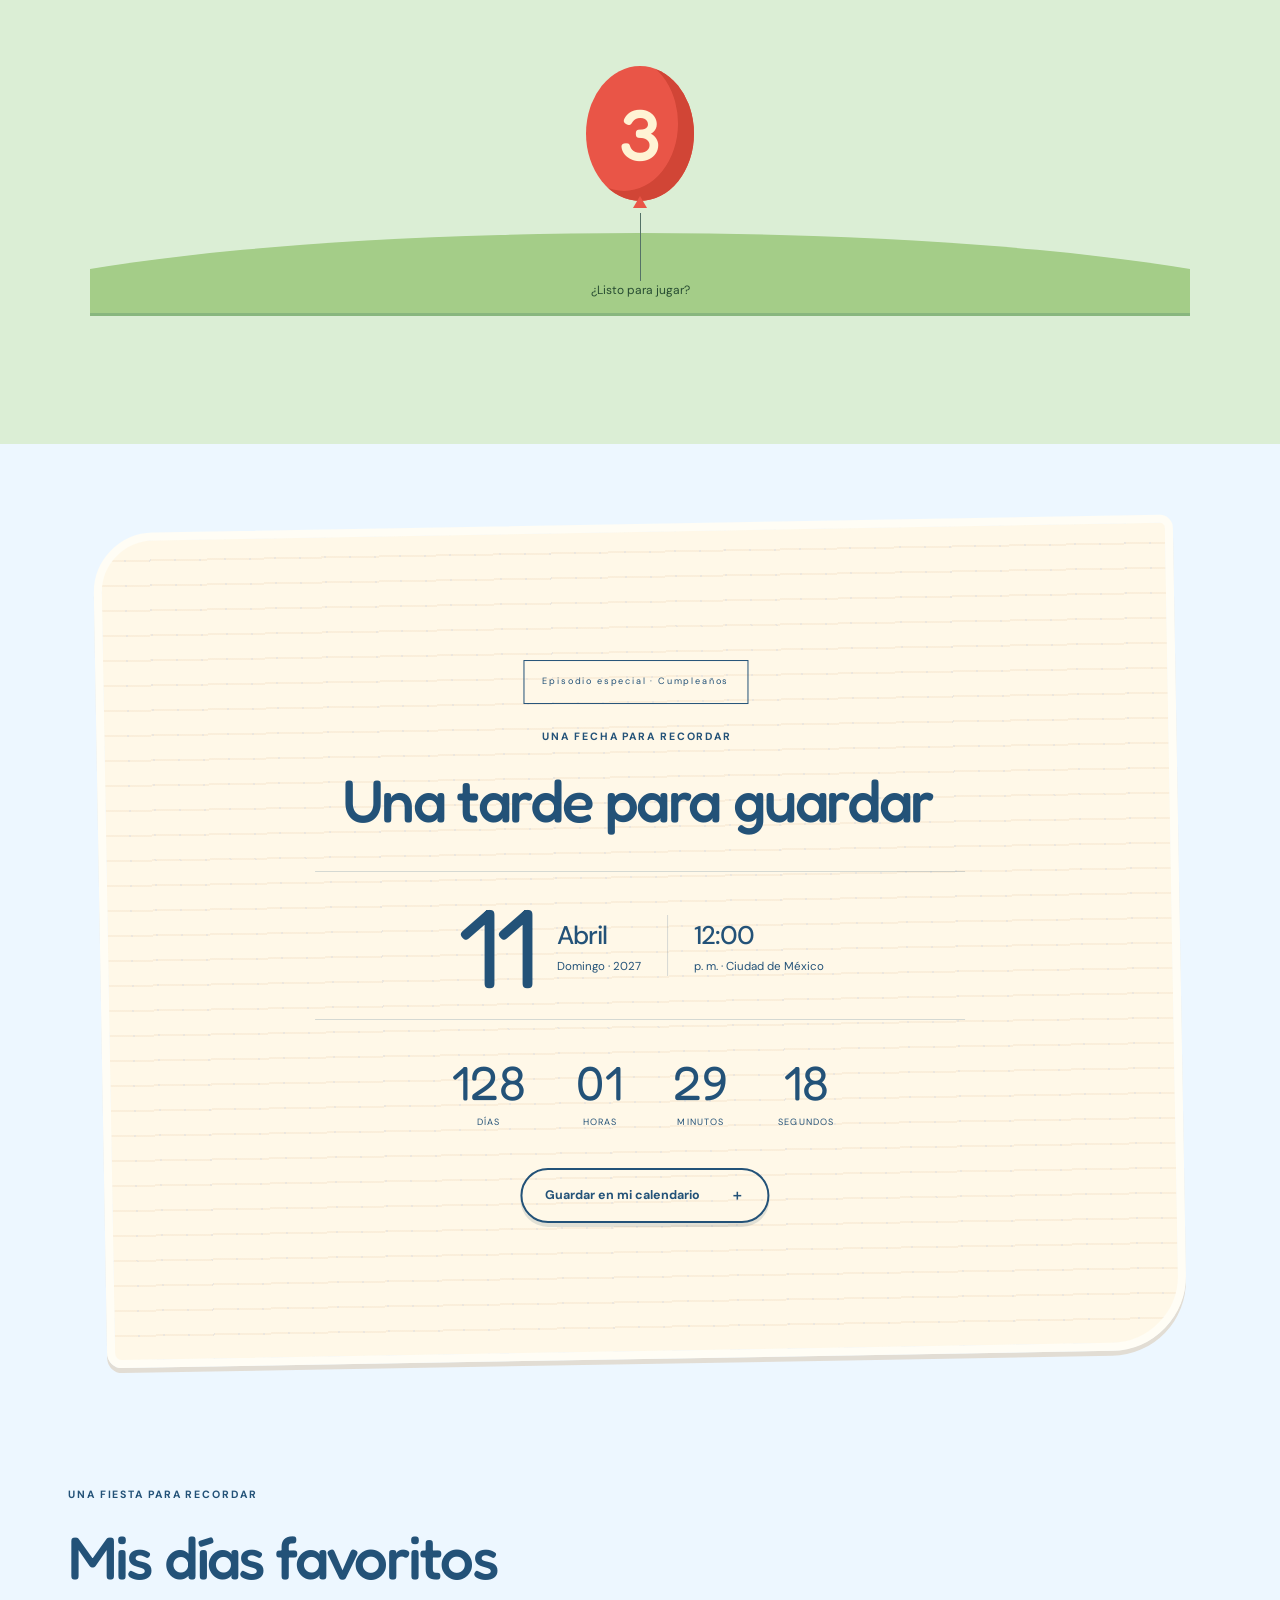
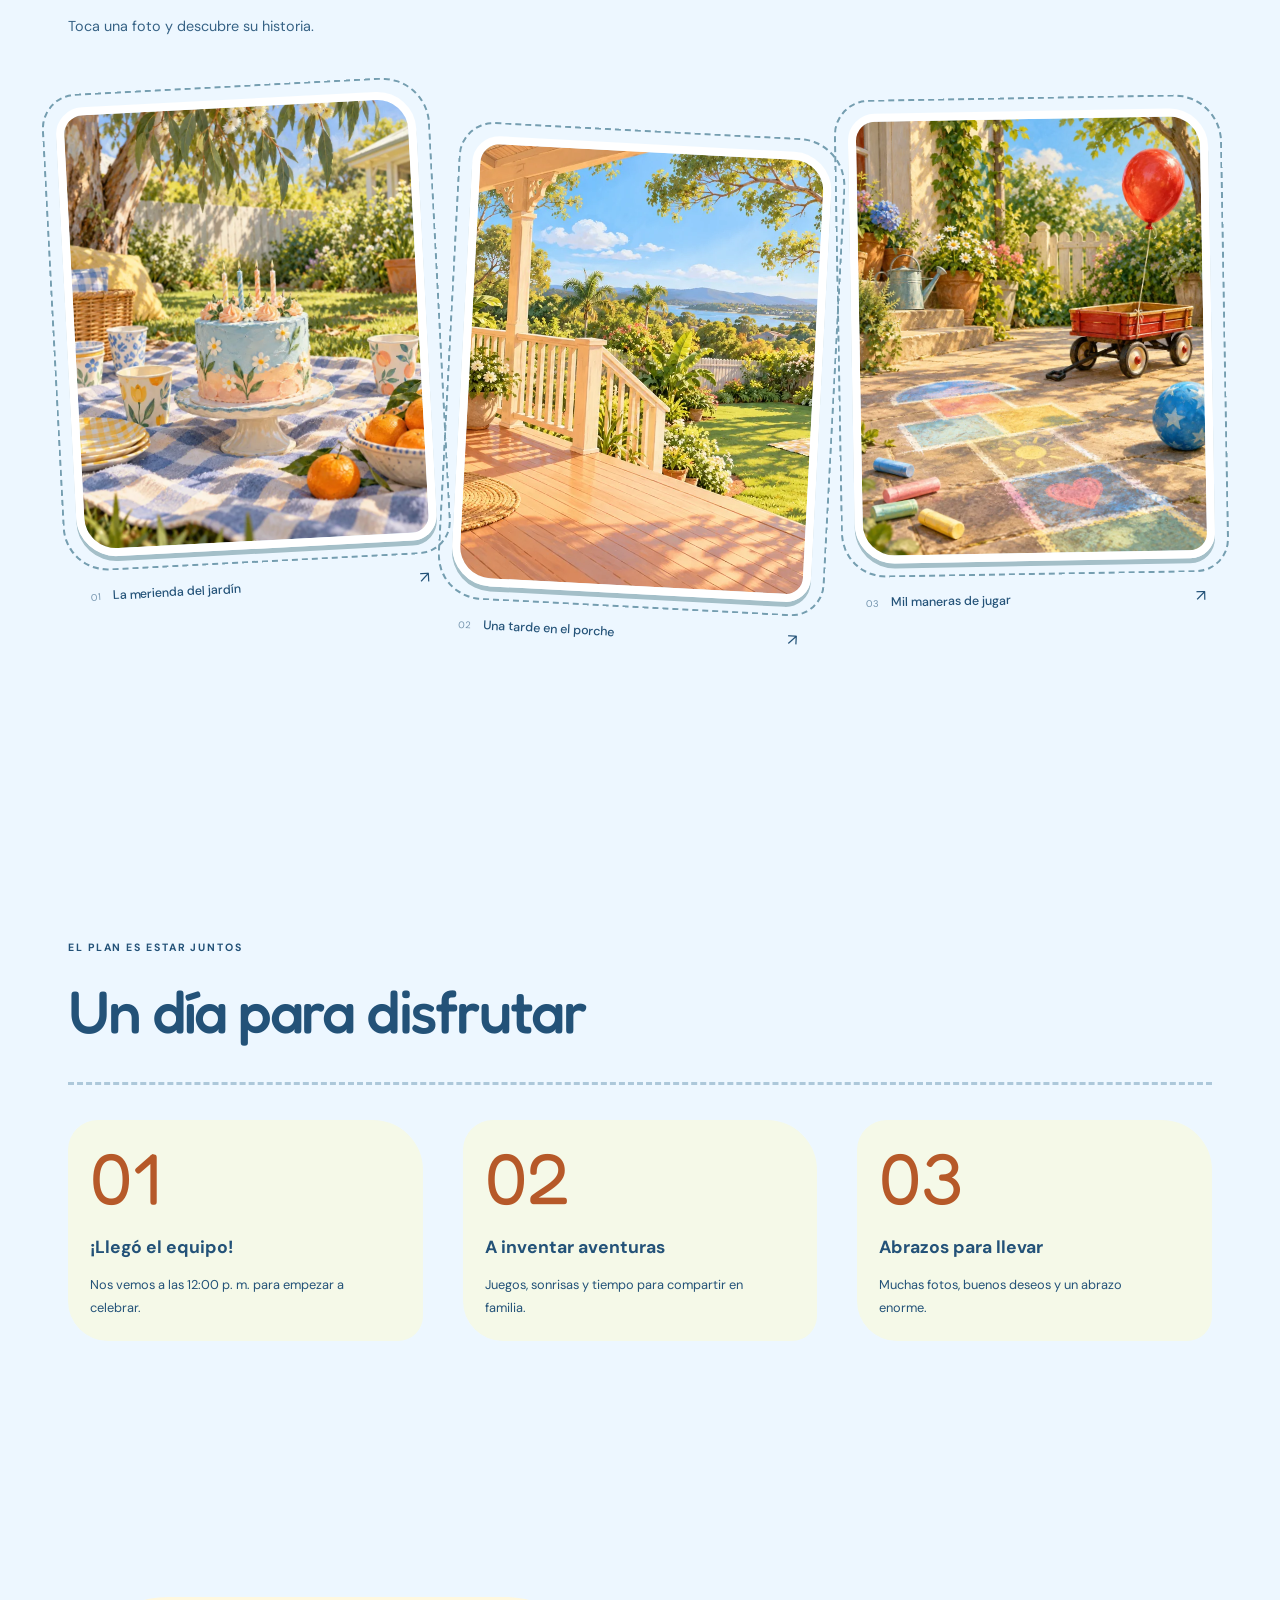
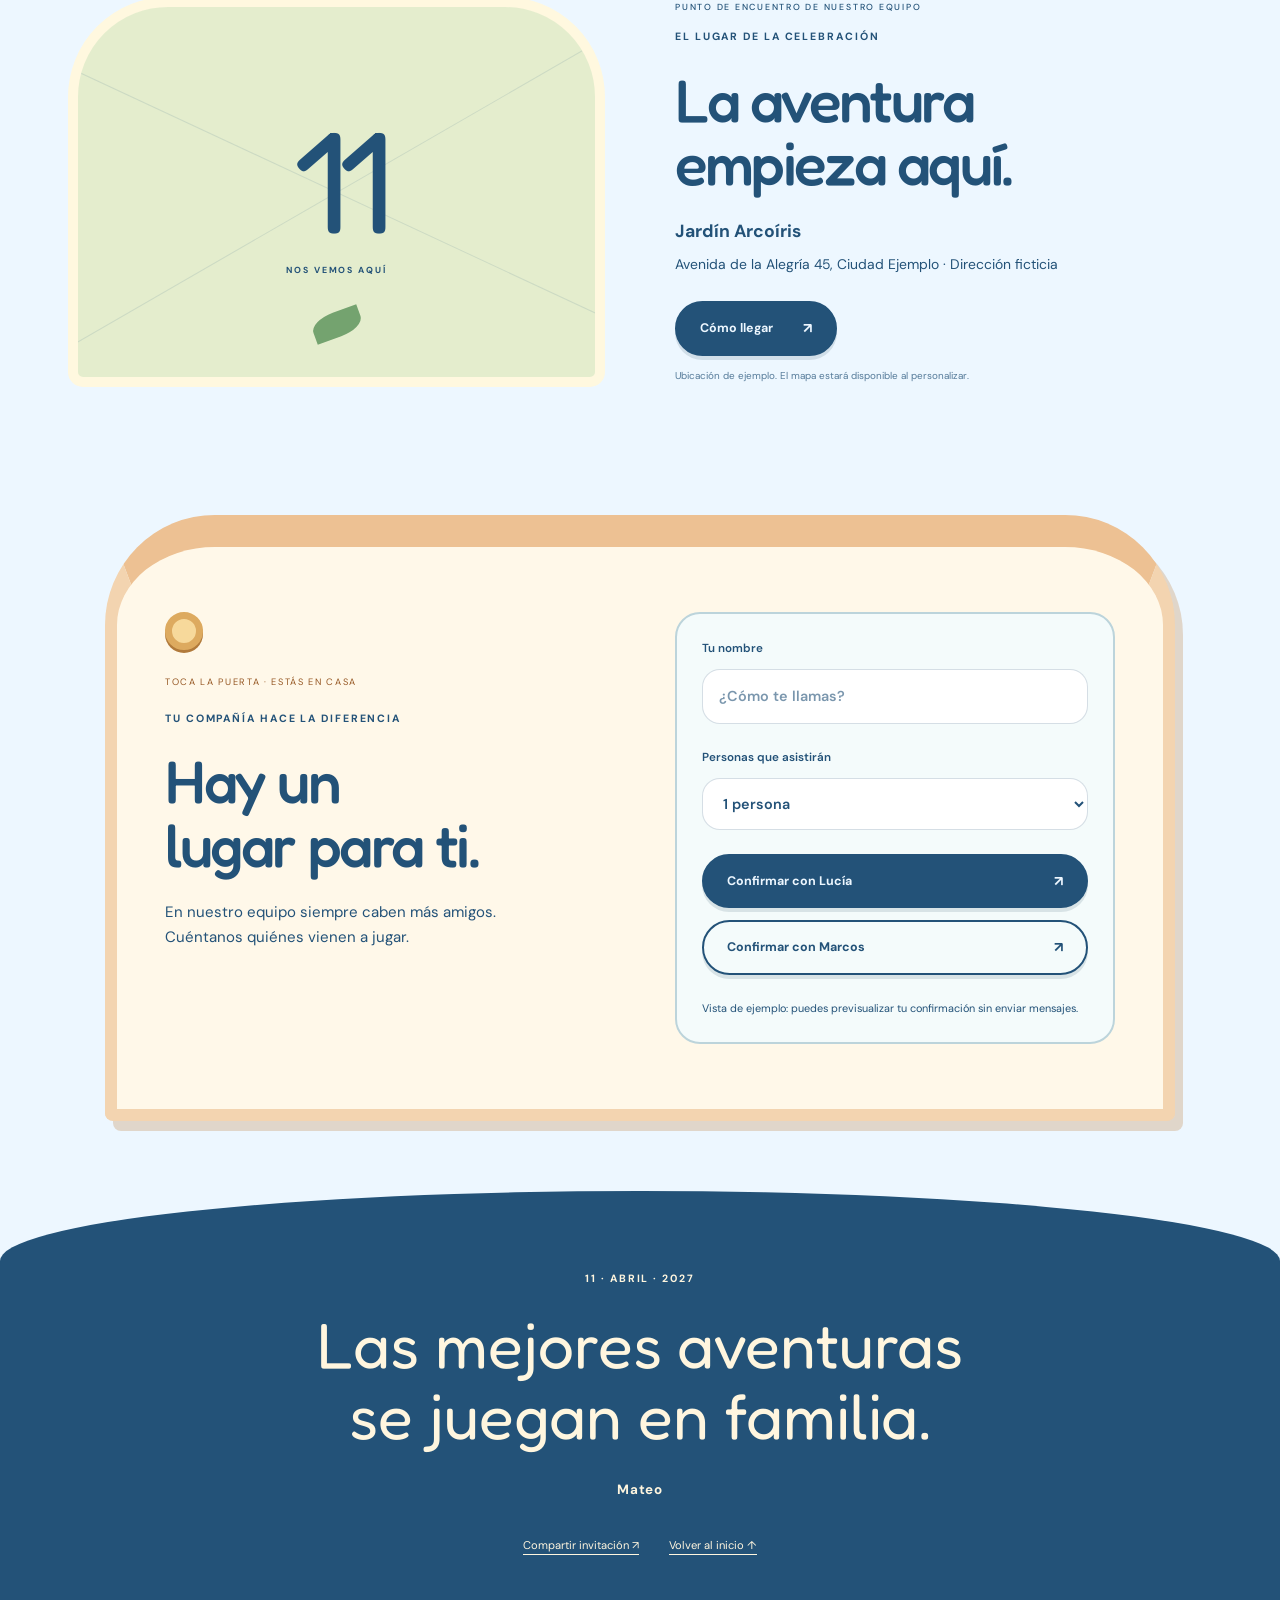
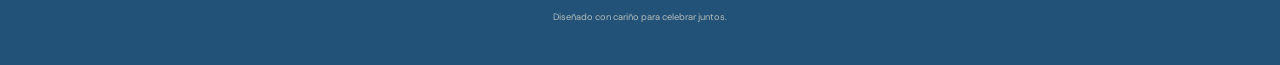
<file: plantillas/bluey/index.html>
<!doctype html>
<html lang="es-MX"><head><meta charset="utf-8"><meta name="viewport" content="width=device-width,initial-scale=1"><meta name="theme-color" content="#edf7ff"><meta name="description" content="Invitación de ejemplo de Bluey. Datos ficticios editables."><meta property="og:title" content="Mateo · Mis 3 años · Bluey"><meta property="og:description" content="Invitación de ejemplo de Bluey. Datos ficticios editables."><title>Mateo · Mis 3 años · Bluey · Ejemplo</title><link rel="preload" href="assets/display.ttf" as="font" type="font/ttf" crossorigin><link rel="stylesheet" href="base.css?v=worlds-3"><link rel="stylesheet" href="theme.css?v=worlds-3"><script src="datos.js?v=worlds-3" defer></script><script src="core.js?v=worlds-3" defer></script><script src="interaction.js?v=worlds-3" defer></script><link rel="stylesheet" href="world.css?v=worlds-3"><script src="world.js?v=worlds-3" defer></script></head><body class="bluey"><a class="skip-link" href="#mainContent">Saltar al contenido</a><div class="page-progress" aria-hidden="true"><i id="progressBar"></i></div><nav class="topbar" aria-label="Navegación de la invitación"><a class="brand" href="#inicio" data-brand="">Mateo <span data-bind="edadCorta">03</span></a><div><a href="#eldia">El día</a><a href="#recuerdos">Recuerdos</a><a href="#rsvp">Asistir</a></div></nav><p class="template-notice" data-template-notice="">Plantilla de ejemplo · Todos los datos son ficticios</p><header class="cover" id="inicio"><div class="cover-inner"><span class="cloud cloud-a" aria-hidden="true"></span><span class="cloud cloud-b" aria-hidden="true"></span><span class="balloon-age" aria-hidden="true" data-bind="edad">3</span><div class="cover-copy"><p class="eyebrow">Un episodio muy especial</p><h1><span data-bind="tituloLinea1">¡Hoy jugamos</span><br><em data-bind="tituloLinea2">a celebrar!</em></h1><p class="hero-subtitle" data-bind="subtitulo">Hay días que se vuelven nuestros favoritos. Este será uno de ellos.</p><div class="celebrant"><strong data-bind="nombre">Mateo</strong><span>Mis <b data-bind="edad">3</b> <span data-bind="unidadEdad">años</span></span></div><p class="hero-date"><time datetime="2027-04-11T12:00:00-06:00" data-event-date="" data-bind="fechaPortada">11 de abril · 2027</time><span data-bind="diaHora">Domingo · 12:00 p. m.</span></p><a class="button primary" href="#mainContent" id="openBtn">Descubrir la invitación<span aria-hidden="true">↘</span></a></div><figure class="hero-art"><img src="assets/hero-v1.webp" alt="Bluey: escena de bienvenida para la celebración" width="1672" height="941" fetchpriority="high" decoding="async" data-hero-index="0"><figcaption data-hero-caption="">Bluey · El mundo de mi cumpleaños</figcaption></figure></div></header><main id="mainContent" tabindex="-1"><section class="letter section" aria-labelledby="letterTitle"><div class="letter-ornament" aria-hidden="true" data-bind="edad">3</div><div class="letter-copy" data-enter><p class="eyebrow">Un mensaje para ti</p><h2 id="letterTitle" data-bind="encabezadoMensaje">Este episodio se llama…</h2><p class="lead" data-bind="mensaje">Mi cumpleaños. Con juegos inventados, abrazos enormes y esas personas que hacen divertida cualquier tarde. Solo falta una cosa: ¡que vengas tú!</p><p class="signature">Con cariño, <span data-bind="nombre">Mateo</span></p></div></section>
<section class="world-stage" id="escenario" aria-labelledby="worldTitle" data-world-reveal=""><div class="world-intro"><p class="eyebrow">Un episodio para jugar juntos</p><h2 id="worldTitle" data-bind="escenarioTitulo">Nos vemos en el jardín.</h2><p data-bind="escenarioBajada">Hay tardes que se convierten en nuestros episodios favoritos: un juego, una merienda y la mejor compañía.</p></div><div class="world-image-wrap"><img class="world-image" data-world-image="" src="assets/scene-v3.webp" alt="Porche y jardín soleado de una casa familiar" width="1440" height="810" loading="lazy" decoding="async"></div><p class="world-caption">Bluey · Un universo para celebrar</p><nav class="world-links" aria-label="Recorre nuestra historia"><a href="#juegos"><small aria-hidden="true">01</small>Los juegos</a><a href="#eldia"><small aria-hidden="true">02</small>La merienda</a><a href="#rsvp"><small aria-hidden="true">03</small>¡Voy a jugar!</a></nav></section><section class="special-section section" aria-labelledby="specialTitle" id="juegos"><div class="section-heading" data-enter><p class="eyebrow">Una pequeña pausa para jugar</p><h2><span id="specialTitle">¡Que no toque el suelo!</span></h2></div><p class="section-intro">Toca el globo y ayúdanos a mantener la diversión en el aire.</p><div class="balloon-game"><span class="garden-hill" aria-hidden="true"></span><button class="play-balloon" type="button" data-balloon aria-label="Dar un toque al globo"><span aria-hidden="true" data-bind="edad">3</span></button><p class="interaction-status" id="balloonStatus" role="status">¿Listo para jugar?</p></div></section>
<section class="date-section section" id="eldia" aria-labelledby="dateTitle"><span class="world-badge">Episodio especial · Cumpleaños</span><div class="section-heading" data-enter><p class="eyebrow">Una fecha para recordar</p><h2><span id="dateTitle" data-bind="fechaTitulo">Una tarde para guardar</span></h2></div><div class="event-date" data-enter><span class="date-day" data-bind="dia">11</span><div><strong data-bind="mes">Abril</strong><span data-bind="diaAnio">Domingo · 2027</span></div><div class="date-time"><strong data-bind="hora">12:00</strong><span data-bind="meridiemZona">p. m. · Ciudad de México</span></div></div><div id="countdown" class="countdown" aria-label="Tiempo restante para la celebración"><div><b id="days">00</b><span>días</span></div><div><b id="hours">00</b><span>horas</span></div><div><b id="minutes">00</b><span>minutos</span></div><div><b id="seconds">00</b><span>segundos</span></div></div><p id="countdownStatus" class="countdown-status" hidden>¡Llegó el día de nuestra aventura!</p><button class="button secondary" id="calendarBtn" type="button">Guardar en mi calendario <span aria-hidden="true">＋</span></button></section>
<section class="gallery-section section" id="recuerdos" aria-labelledby="galleryTitle"><div class="section-heading" data-enter><p class="eyebrow">Una fiesta para recordar</p><h2><span id="galleryTitle" data-bind="galeriaTitulo">Mis días favoritos</span></h2></div><p class="section-intro">Toca una foto y descubre su historia.</p><div class="gallery gallery-bluey world-gallery"><button class="memory memory-1" type="button" data-caption="La merienda del jardín" data-story="Un detalle dulce para dar inicio a nuestra celebración." data-enter="" data-memory-index="0"><span class="photo-shell"><img src="assets/celebration-v3.webp" alt="La merienda del jardín · Imagen de ejemplo de Bluey" width="768" height="960" loading="lazy" decoding="async" data-photo-index="0" style="object-position:50% 50%"></span><span class="photo-caption"><small>01</small><strong data-bind="fotoTitulo0">La merienda del jardín</strong><span aria-hidden="true">↗</span></span></button><button class="memory memory-2" type="button" data-caption="Una tarde en el porche" data-story="Un escenario de ejemplo que inspira el mundo de nuestra fiesta." data-enter="" data-memory-index="1"><span class="photo-shell"><img src="assets/scene-v3.webp" alt="Una tarde en el porche · Imagen de ejemplo de Bluey" width="1440" height="810" loading="lazy" decoding="async" data-photo-index="1" style="object-position:50% 50%"></span><span class="photo-caption"><small>02</small><strong data-bind="fotoTitulo1">Una tarde en el porche</strong><span aria-hidden="true">↗</span></span></button><button class="memory memory-3" type="button" data-caption="Mil maneras de jugar" data-story="Los pequeños detalles hacen que cada celebración sea especial." data-enter="" data-memory-index="2"><span class="photo-shell"><img src="assets/details-v3.webp" alt="Mil maneras de jugar · Imagen de ejemplo de Bluey" width="768" height="960" loading="lazy" decoding="async" data-photo-index="2" style="object-position:50% 50%"></span><span class="photo-caption"><small>03</small><strong data-bind="fotoTitulo2">Mil maneras de jugar</strong><span aria-hidden="true">↗</span></span></button></div></section>
<section class="route-section section" aria-labelledby="routeTitle"><div class="section-heading" data-enter><p class="eyebrow">El plan es estar juntos</p><h2><span id="routeTitle">Un día para disfrutar</span></h2></div><ol class="route"><li data-enter><span class="route-number">01</span><div><h3>¡Llegó el equipo!</h3><p data-arrival="">Nos vemos a las 12:00 p. m. para empezar a celebrar.</p></div></li><li data-enter><span class="route-number">02</span><div><h3>A inventar aventuras</h3><p>Juegos, sonrisas y tiempo para compartir en familia.</p></div></li><li data-enter><span class="route-number">03</span><div><h3>Abrazos para llevar</h3><p>Muchas fotos, buenos deseos y un abrazo enorme.</p></div></li></ol></section>
<section class="location-section section" id="lugar" aria-labelledby="locationTitle"><div class="location-art" aria-hidden="true"><span data-bind="dia">11</span><b>NOS VEMOS AQUÍ</b><i></i></div><div class="location-copy" data-enter><span class="world-location-tag">Punto de encuentro de nuestro equipo</span><p class="eyebrow">El lugar de la celebración</p><h2 id="locationTitle" data-bind="ubicacionTitulo">La aventura empieza aquí.</h2><h3 data-bind="lugarNombre">Jardín Arcoíris</h3><p data-bind="direccion">Avenida de la Alegría 45, Ciudad Ejemplo · Dirección ficticia</p><a class="button primary" id="mapsBtn" href="#lugar" rel="noopener noreferrer">Cómo llegar <span aria-hidden="true">↗</span></a><p class="small-note" data-map-note="">Ubicación de ejemplo. El mapa estará disponible al personalizar.</p></div></section>
<section class="rsvp-section section" id="rsvp" aria-labelledby="rsvpTitle"><div class="rsvp-heading" data-enter><span class="world-rsvp-label">Toca la puerta · Estás en casa</span><p class="eyebrow">Tu compañía hace la diferencia</p><h2 id="rsvpTitle" data-bind="rsvpTitulo">Hay un lugar para ti.</h2><p data-bind="rsvpMensaje">En nuestro equipo siempre caben más amigos. Cuéntanos quiénes vienen a jugar.</p></div><form id="rsvpForm" class="rsvp-form"><label for="guestName">Tu nombre<input id="guestName" name="name" autocomplete="name" required maxlength="80" placeholder="¿Cómo te llamas?"></label><label for="guestCount">Personas que asistirán<select id="guestCount" name="count"><option value="1">1 persona</option><option value="2">2 personas</option><option value="3">3 personas</option><option value="4">4 personas</option><option value="5">5 personas</option><option value="6">6 personas</option></select></label><div class="honeypot" aria-hidden="true"><label for="guestWebsite">Sitio web<input id="guestWebsite" name="website" tabindex="-1" autocomplete="off"></label></div><div class="contact-buttons"><button class="button primary" type="submit" data-contact="contacto-1" data-contact-slot="0">Confirmar con Lucía <span aria-hidden="true">↗</span></button><button class="button secondary" type="submit" data-contact="contacto-2" data-contact-slot="1">Confirmar con Marcos <span aria-hidden="true">↗</span></button></div><p id="rsvpStatus" class="form-note" role="status">Vista de ejemplo: puedes previsualizar tu confirmación sin enviar mensajes.</p></form></section></main><footer class="site-footer"><p class="eyebrow" data-bind="fechaPie">11 · ABRIL · 2027</p><p class="closing" data-bind="fraseFinal">Las mejores aventuras se juegan en familia.</p><strong class="footer-name" data-bind="nombre">Mateo</strong><div class="footer-actions"><button class="text-button" id="shareBtn" type="button">Compartir invitación <span aria-hidden="true">↗</span></button><a href="#inicio">Volver al inicio ↑</a></div><p class="footer-credit">Diseñado con cariño para celebrar juntos.</p></footer><a class="sticky-rsvp button primary" id="stickyRsvp" href="#rsvp" hidden>Confirmar asistencia <span aria-hidden="true">↗</span></a><div id="toast" class="toast" role="status"></div><dialog class="photo-dialog" id="photoDialog" aria-labelledby="photoCaption"><button class="dialog-close" type="button" aria-label="Cerrar foto">×</button><img id="photoLarge" alt=""><div><h2 id="photoCaption"></h2><p id="photoStory"></p></div></dialog><dialog id="demoRsvpDialog" class="demo-confirmation" aria-labelledby="demoTitle"><button id="demoClose" class="dialog-close" type="button" aria-label="Cerrar vista de confirmación">×</button><p class="eyebrow">Vista de ejemplo</p><h2 id="demoTitle">Tu mensaje de confirmación</h2><p>Contacto: <strong id="demoContact"></strong></p><textarea id="demoMessage" readonly aria-label="Mensaje de confirmación de ejemplo" rows="6"></textarea><p class="form-note">Esta es una demostración. No se envía ningún mensaje.</p></dialog></body></html>
</file>
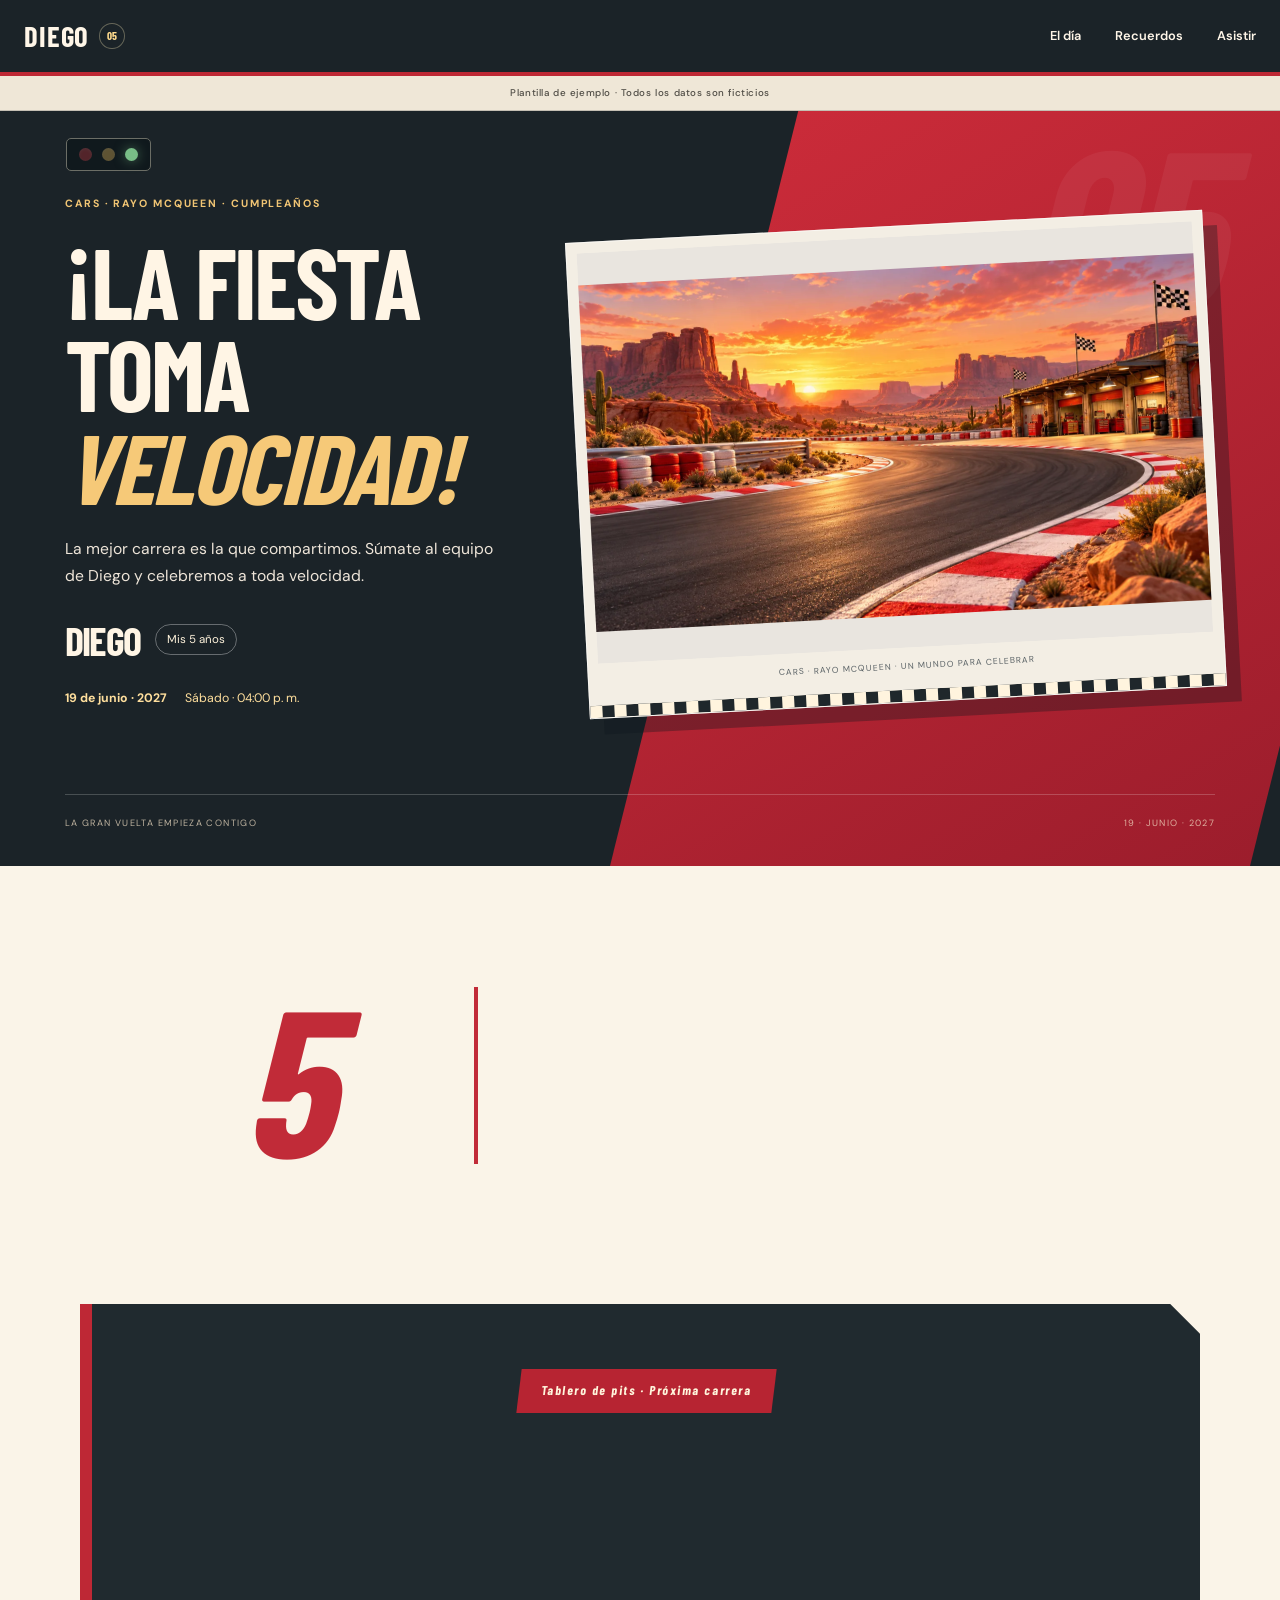
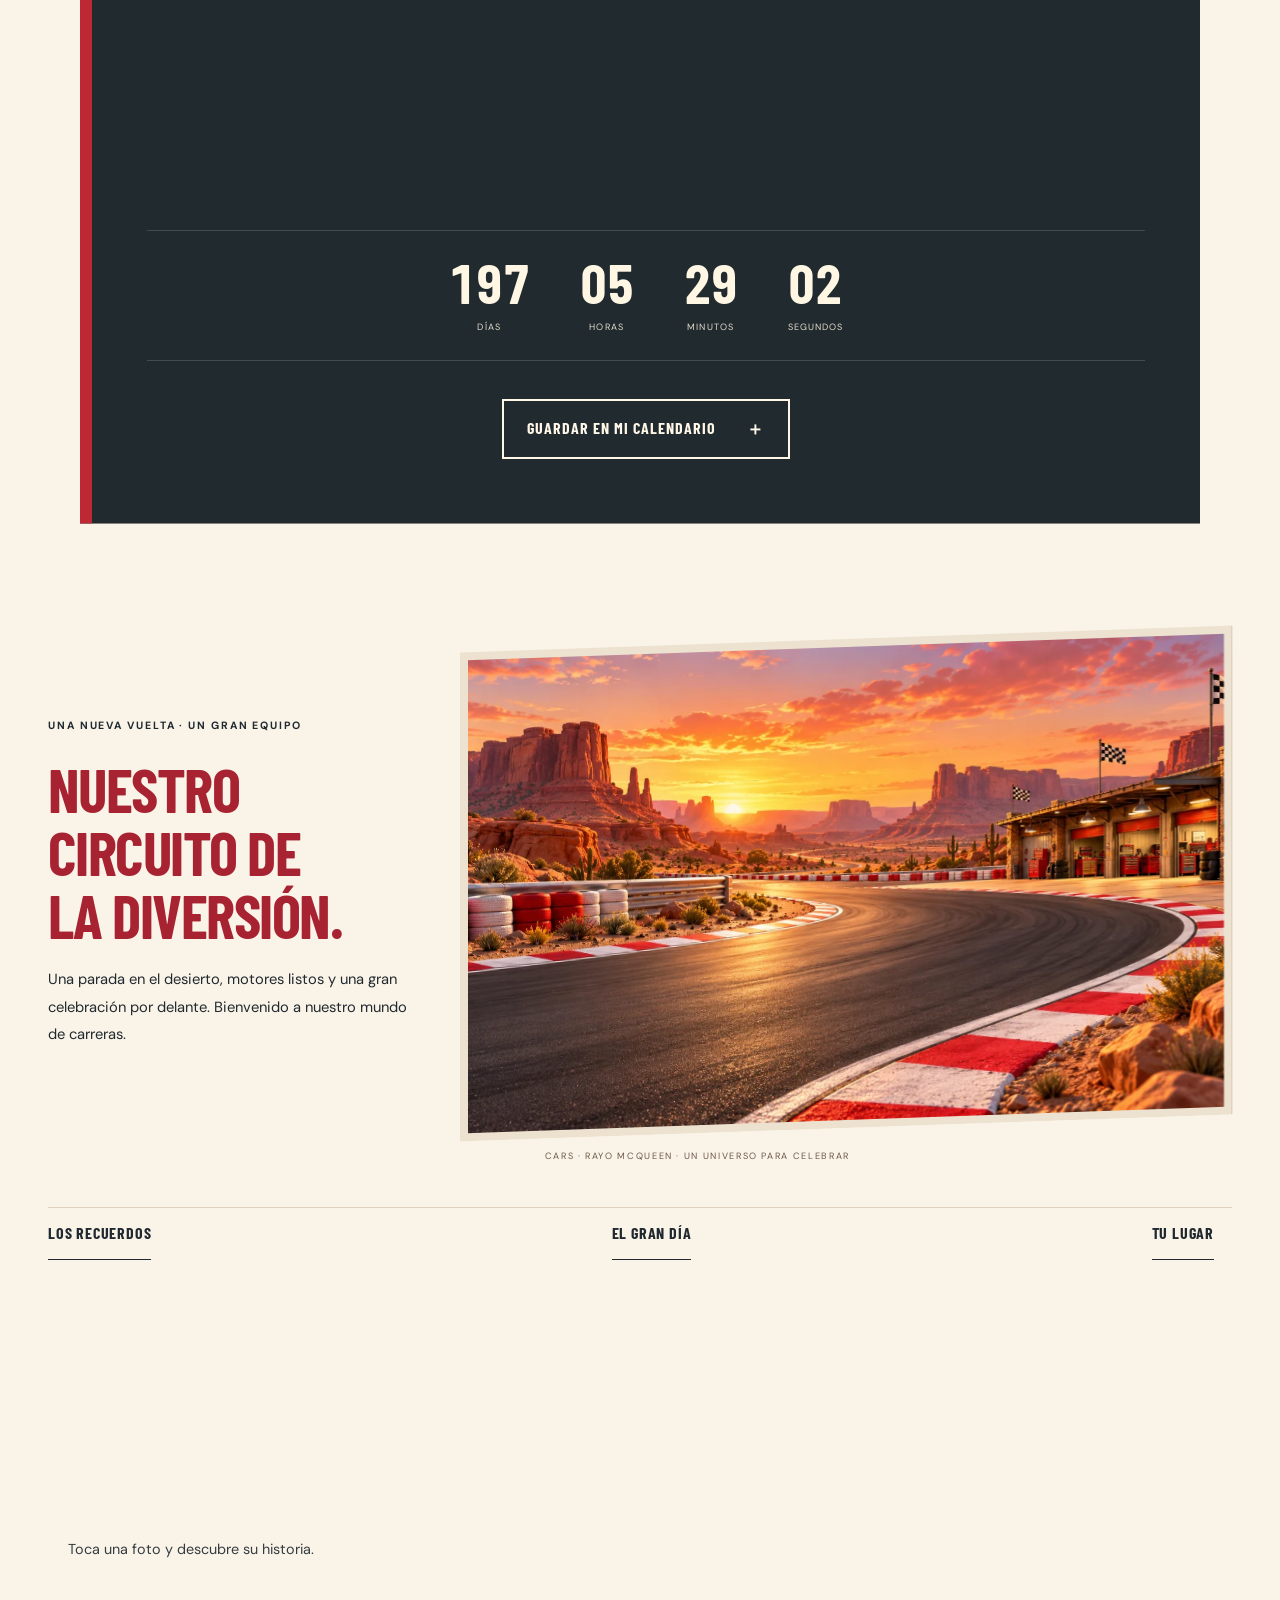
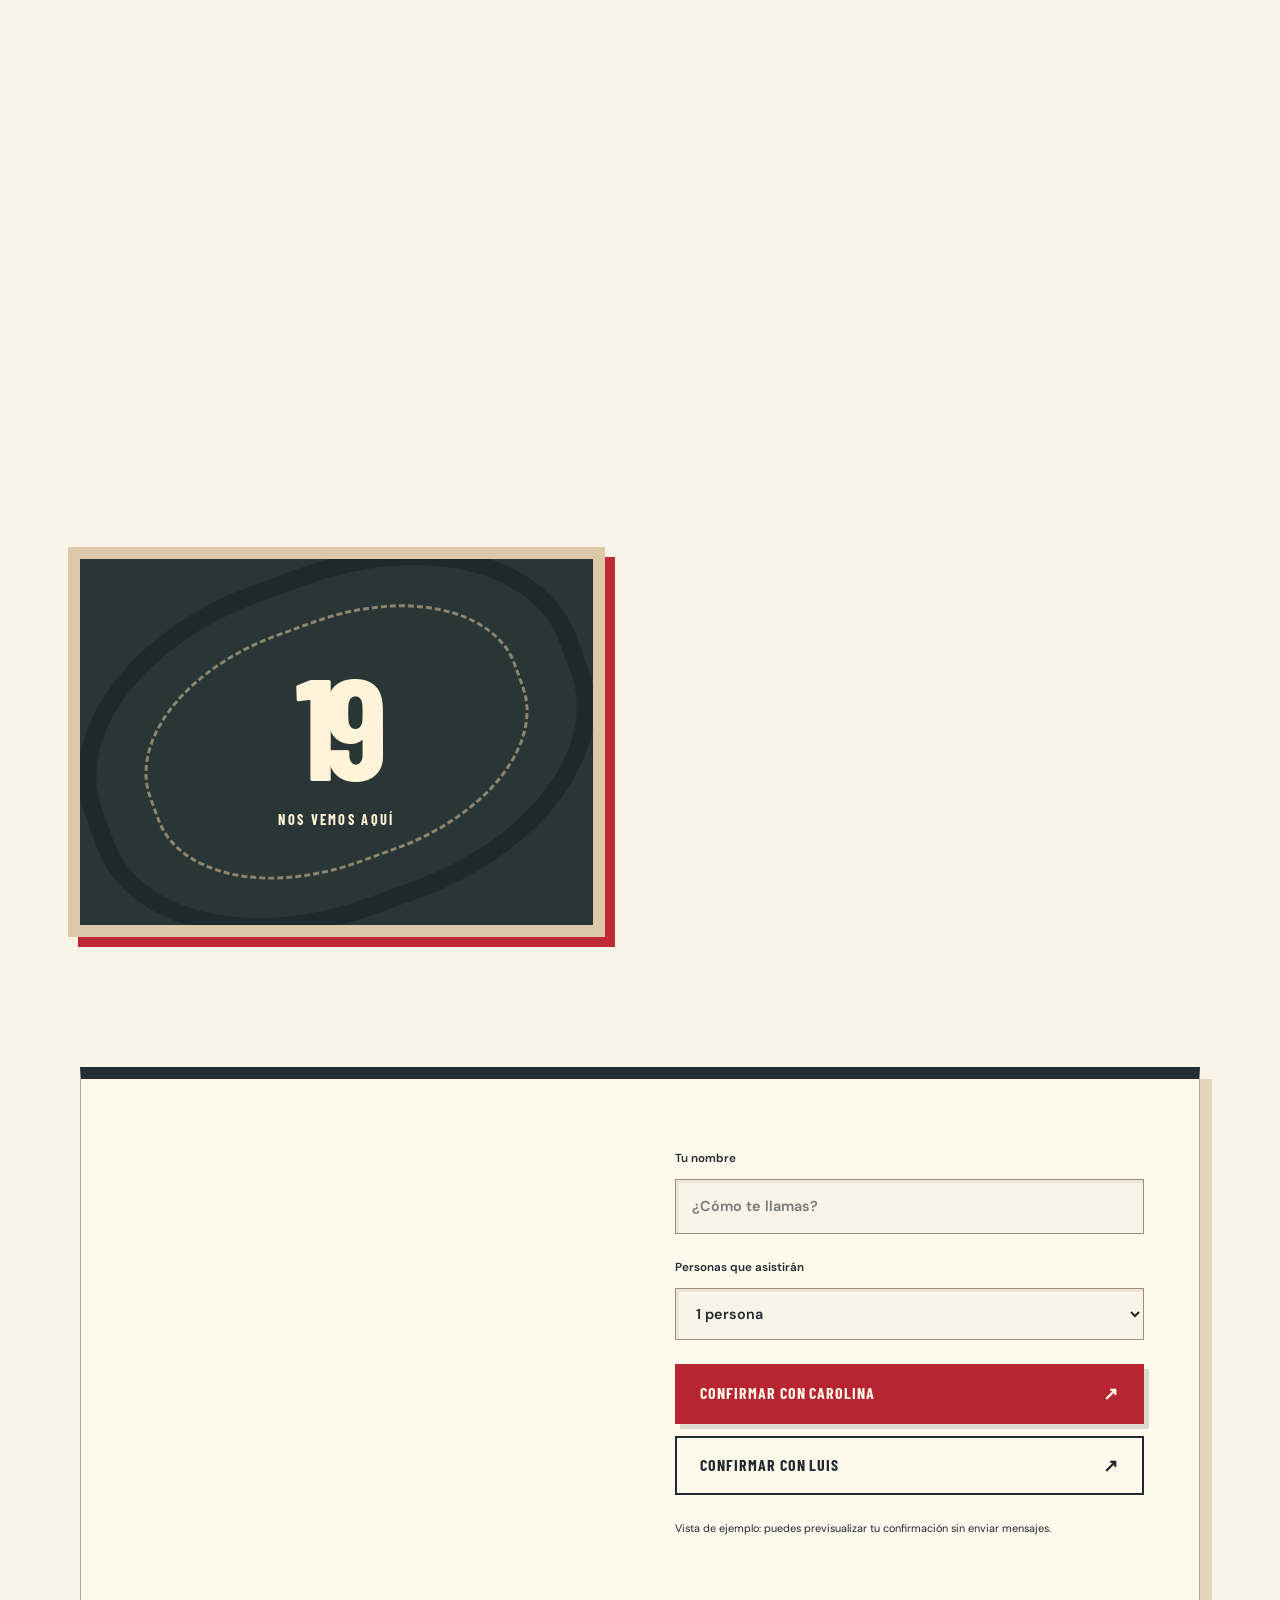
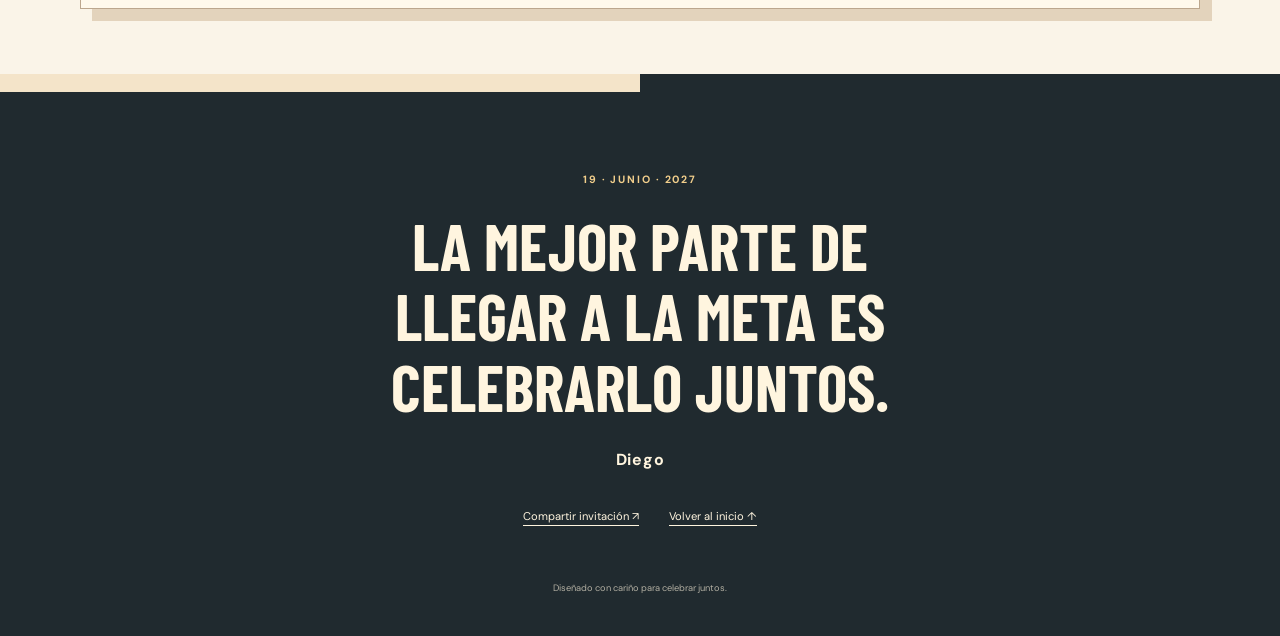
<file: plantillas/cars/index.html>
<!doctype html>
<html lang="es-MX"><head><meta charset="utf-8"><meta name="viewport" content="width=device-width,initial-scale=1"><meta name="theme-color" content="#bd2431"><meta name="description" content="Invitación de ejemplo de Cars · Rayo McQueen con datos ficticios editables."><meta property="og:title" content="Diego · Mis 5 años · Cars · Rayo McQueen · Ejemplo"><meta property="og:description" content="Invitación de ejemplo de Cars · Rayo McQueen con datos ficticios editables."><title>Diego · Mis 5 años · Cars · Rayo McQueen · Ejemplo</title><link rel="stylesheet" href="base.css?v=collection-4"><link rel="stylesheet" href="world.css?v=collection-4"><link rel="stylesheet" href="theme.css?v=collection-4"><script src="datos.js?v=collection-4" defer></script><script src="core.js?v=collection-4" defer></script><script src="interaction.js?v=collection-4" defer></script><script src="world.js?v=collection-4" defer></script><link rel="preload" href="assets/display.ttf" as="font" type="font/ttf" crossorigin="anonymous"></head><body class="cars"><a class="skip-link" href="#mainContent">Saltar al contenido</a><div class="page-progress" aria-hidden="true"><i id="progressBar"></i></div><nav class="topbar" aria-label="Navegación de la invitación"><a class="brand" href="#inicio" data-brand="">Diego <span data-bind="edadCorta">05</span></a><div><a href="#eldia">El día</a><a href="#recuerdos">Recuerdos</a><a href="#rsvp">Asistir</a></div></nav><p class="template-notice" data-template-notice="">Plantilla de ejemplo · Todos los datos son ficticios</p><header class="cover" id="inicio"><div class="cover-inner"><div class="race-lights" aria-hidden="true"><i></i><i></i><i></i></div><span class="starting-number" aria-hidden="true" data-bind="edadCorta">05</span><div class="cover-copy"><p class="eyebrow">Cars · Rayo McQueen · Cumpleaños</p><h1><span data-bind="tituloLinea1">¡La fiesta toma</span><br><em data-bind="tituloLinea2">velocidad!</em></h1><p class="hero-subtitle" data-bind="subtitulo">La mejor carrera es la que compartimos. Súmate al equipo de Diego y celebremos a toda velocidad.</p><div class="celebrant"><strong data-bind="nombre">Diego</strong><span>Mis <b data-bind="edad">5</b> <span data-bind="unidadEdad">años</span></span></div><p class="hero-date"><time data-event-date="" data-bind="fechaPortada" datetime="2027-06-19T16:00:00-06:00">19 de junio · 2027</time><span data-bind="diaHora">Sábado · 04:00 p. m.</span></p></div><figure class="hero-art"><img src="https://lumiere-a.akamaihd.net/v1/images/cars_3_char_rollout_mcqueen_d4366dec.jpeg?region=0%2C0%2C2800%2C1400" alt="Rayo McQueen de Cars · Imagen del sitio oficial de Disney" width="1440" height="1080" fetchpriority="high" decoding="async" data-hero-index="0"><figcaption data-hero-caption="">Cars · Rayo McQueen · Un mundo para celebrar</figcaption></figure><div class="cover-baseline"><span>LA GRAN VUELTA EMPIEZA CONTIGO</span><span data-bind="fechaPie">19 · JUNIO · 2027</span></div></div></header><main id="mainContent" tabindex="-1"><section class="letter section" aria-labelledby="letterTitle"><div class="letter-ornament" aria-hidden="true" data-bind="edad">5</div><div class="letter-copy" data-enter><p class="eyebrow">Un mensaje para ti</p><h2 id="letterTitle" data-bind="encabezadoMensaje">Mi equipo favorito</h2><p class="lead" data-bind="mensaje">Estoy listo para una nueva vuelta llena de aventuras. Quiero compartir la salida, las risas y la meta con las personas que más quiero. ¡Te espero en mi cumpleaños!</p><p class="signature">Con cariño, <span data-bind="nombre">Diego</span></p></div></section>
<section class="date-section section" id="eldia" aria-labelledby="dateTitle"><span class="world-badge">Tablero de pits · Próxima carrera</span><div class="section-heading" data-enter><p class="eyebrow">Una fecha para recordar</p><h2><span id="dateTitle" data-bind="fechaTitulo">La salida tiene fecha y hora</span></h2></div><div class="event-date" data-enter><span class="date-day" data-bind="dia">19</span><div><strong data-bind="mes">Junio</strong><span data-bind="diaAnio">Sábado · 2027</span></div><div class="date-time"><strong data-bind="hora">04:00</strong><span data-bind="meridiemZona">p. m. · Ciudad de México</span></div></div><div id="countdown" class="countdown" aria-label="Tiempo restante para la celebración"><div><b id="days">00</b><span>días</span></div><div><b id="hours">00</b><span>horas</span></div><div><b id="minutes">00</b><span>minutos</span></div><div><b id="seconds">00</b><span>segundos</span></div></div><p id="countdownStatus" class="countdown-status" hidden>¡Llegó el día de nuestra aventura!</p><button class="button secondary" id="calendarBtn" type="button">Guardar en mi calendario <span aria-hidden="true">＋</span></button></section>
<section class="world-stage" id="escenario" aria-labelledby="worldTitle" data-world-reveal=""><div class="world-intro"><p class="eyebrow">Una nueva vuelta · Un gran equipo</p><h2 id="worldTitle" data-bind="escenarioTitulo">Nuestro circuito de la diversión.</h2><p data-bind="escenarioBajada">Una parada en el desierto, motores listos y una gran celebración por delante. Bienvenido a nuestro mundo de carreras.</p></div><div class="world-image-wrap"><img class="world-image" data-world-image="" src="assets/scene-v3.webp" alt="Circuito en el desierto con garajes de pits al atardecer" width="1440" height="810" loading="lazy" decoding="async"></div><p class="world-caption">Cars · Rayo McQueen · Un universo para celebrar</p><nav class="world-links" aria-label="Recorre nuestra historia"><a href="#recuerdos">Los recuerdos</a><a href="#eldia">El gran día</a><a href="#rsvp">Tu lugar</a></nav></section><section class="gallery-section section" id="recuerdos" aria-labelledby="galleryTitle"><div class="section-heading" data-enter><p class="eyebrow">Una fiesta para recordar</p><h2><span id="galleryTitle" data-bind="galeriaTitulo">Recuerdos desde los pits</span></h2></div><p class="section-intro">Toca una foto y descubre su historia.</p><div class="gallery gallery-cars world-gallery"><button class="memory memory-1" type="button" data-caption="Un pastel en la pole position" data-story="Un detalle dulce para empezar nuestra celebración." data-enter="" data-memory-index="0"><span class="photo-shell"><img src="assets/celebration-v3.webp" alt="Un pastel en la pole position · Imagen de ejemplo de Cars · Rayo McQueen" width="768" height="960" loading="lazy" decoding="async" data-photo-index="0" style="object-position:50% 50%"></span><span class="photo-caption"><small>01</small><strong data-bind="fotoTitulo0">Un pastel en la pole position</strong><span aria-hidden="true">↗</span></span></button><button class="memory memory-2" type="button" data-caption="El circuito de nuestra historia" data-story="Un escenario de ejemplo que inspira la temática de esta fiesta." data-enter="" data-memory-index="1"><span class="photo-shell"><img src="assets/scene-v3.webp" alt="El circuito de nuestra historia · Imagen de ejemplo de Cars · Rayo McQueen" width="1440" height="810" loading="lazy" decoding="async" data-photo-index="1" style="object-position:50% 50%"></span><span class="photo-caption"><small>02</small><strong data-bind="fotoTitulo1">El circuito de nuestra historia</strong><span aria-hidden="true">↗</span></span></button><button class="memory memory-3" type="button" data-caption="Un trofeo para los recuerdos" data-story="Las pequeñas sorpresas hacen grande un día especial." data-enter="" data-memory-index="2"><span class="photo-shell"><img src="assets/details-v3.webp" alt="Un trofeo para los recuerdos · Imagen de ejemplo de Cars · Rayo McQueen" width="768" height="960" loading="lazy" decoding="async" data-photo-index="2" style="object-position:50% 50%"></span><span class="photo-caption"><small>03</small><strong data-bind="fotoTitulo2">Un trofeo para los recuerdos</strong><span aria-hidden="true">↗</span></span></button></div></section>
<section class="route-section section" aria-labelledby="routeTitle"><div class="section-heading" data-enter><p class="eyebrow">El plan es estar juntos</p><h2><span id="routeTitle">Un día para disfrutar</span></h2></div><ol class="route"><li data-enter><span class="route-number">01</span><div><h3>En sus marcas</h3><p data-arrival="">Nos vemos a las 04:00 p. m. para empezar a celebrar.</p></div></li><li data-enter><span class="route-number">02</span><div><h3>Una parada para disfrutar</h3><p>Juegos, sonrisas y tiempo para compartir en familia.</p></div></li><li data-enter><span class="route-number">03</span><div><h3>La vuelta de celebración</h3><p>Muchas fotos, buenos deseos y un abrazo enorme.</p></div></li></ol></section>
<section class="location-section section" id="lugar" aria-labelledby="locationTitle"><div class="location-art" aria-hidden="true"><span data-bind="dia">19</span><b>NOS VEMOS AQUÍ</b><i></i></div><div class="location-copy" data-enter><span class="world-location-tag">Punto de encuentro del equipo</span><p class="eyebrow">El lugar de la celebración</p><h2 id="locationTitle" data-bind="ubicacionTitulo">Tu siguiente parada está aquí.</h2><h3 data-bind="lugarNombre">Circuito de la Alegría</h3><p data-bind="direccion">Calle del Circuito 95, Ciudad Ejemplo · Dirección ficticia</p><a class="button primary" id="mapsBtn" href="#lugar" rel="noopener noreferrer">Cómo llegar <span aria-hidden="true">↗</span></a><p class="small-note" data-map-note="">Ubicación de ejemplo. El mapa estará disponible al personalizar.</p></div></section>
<section class="rsvp-section section" id="rsvp" aria-labelledby="rsvpTitle"><div class="rsvp-heading" data-enter><span class="world-rsvp-label">Pase de acceso · Equipo invitado</span><p class="eyebrow">Tu compañía hace la diferencia</p><h2 id="rsvpTitle" data-bind="rsvpTitulo">Únete a la parrilla de salida</h2><p data-bind="rsvpMensaje">Tu lugar en el equipo ya está listo. Confirma tu nombre y cuántas personas aceleran contigo.</p></div><form id="rsvpForm" class="rsvp-form"><label for="guestName">Tu nombre<input id="guestName" name="name" autocomplete="name" required maxlength="80" placeholder="¿Cómo te llamas?"></label><label for="guestCount">Personas que asistirán<select id="guestCount" name="count"><option value="1">1 persona</option><option value="2">2 personas</option><option value="3">3 personas</option><option value="4">4 personas</option><option value="5">5 personas</option><option value="6">6 personas</option></select></label><div class="honeypot" aria-hidden="true"><label for="guestWebsite">Sitio web<input id="guestWebsite" name="website" tabindex="-1" autocomplete="off"></label></div><div class="contact-buttons"><button class="button primary" type="submit" data-contact="contacto-1" data-contact-slot="0">Confirmar con Carolina <span aria-hidden="true">↗</span></button><button class="button secondary" type="submit" data-contact="contacto-2" data-contact-slot="1">Confirmar con Luis <span aria-hidden="true">↗</span></button></div><p id="rsvpStatus" class="form-note" role="status">Vista de ejemplo: puedes previsualizar tu confirmación sin enviar mensajes.</p></form></section></main><footer class="site-footer"><p class="eyebrow" data-bind="fechaPie">19 · JUNIO · 2027</p><p class="closing" data-bind="fraseFinal">La mejor parte de llegar a la meta es celebrarlo juntos.</p><strong class="footer-name" data-bind="nombre">Diego</strong><div class="footer-actions"><button class="text-button" id="shareBtn" type="button">Compartir invitación <span aria-hidden="true">↗</span></button><a href="#inicio">Volver al inicio ↑</a></div><p class="footer-credit">Diseñado con cariño para celebrar juntos.</p></footer><a class="sticky-rsvp button primary" id="stickyRsvp" href="#rsvp" hidden>Confirmar asistencia <span aria-hidden="true">↗</span></a><div id="toast" class="toast" role="status"></div><dialog class="photo-dialog" id="photoDialog" aria-labelledby="photoCaption"><button class="dialog-close" type="button" aria-label="Cerrar foto">×</button><img id="photoLarge" alt=""><div><h2 id="photoCaption"></h2><p id="photoStory"></p></div></dialog><dialog id="demoRsvpDialog" class="demo-confirmation" aria-labelledby="demoTitle"><button id="demoClose" class="dialog-close" type="button" aria-label="Cerrar vista de confirmación">×</button><p class="eyebrow">Vista de ejemplo</p><h2 id="demoTitle">Tu mensaje de confirmación</h2><p>Contacto: <strong id="demoContact"></strong></p><textarea id="demoMessage" readonly aria-label="Mensaje de confirmación de ejemplo" rows="6"></textarea><p class="form-note">Esta es una demostración. No se envía ningún mensaje.</p></dialog></body></html>
</file>
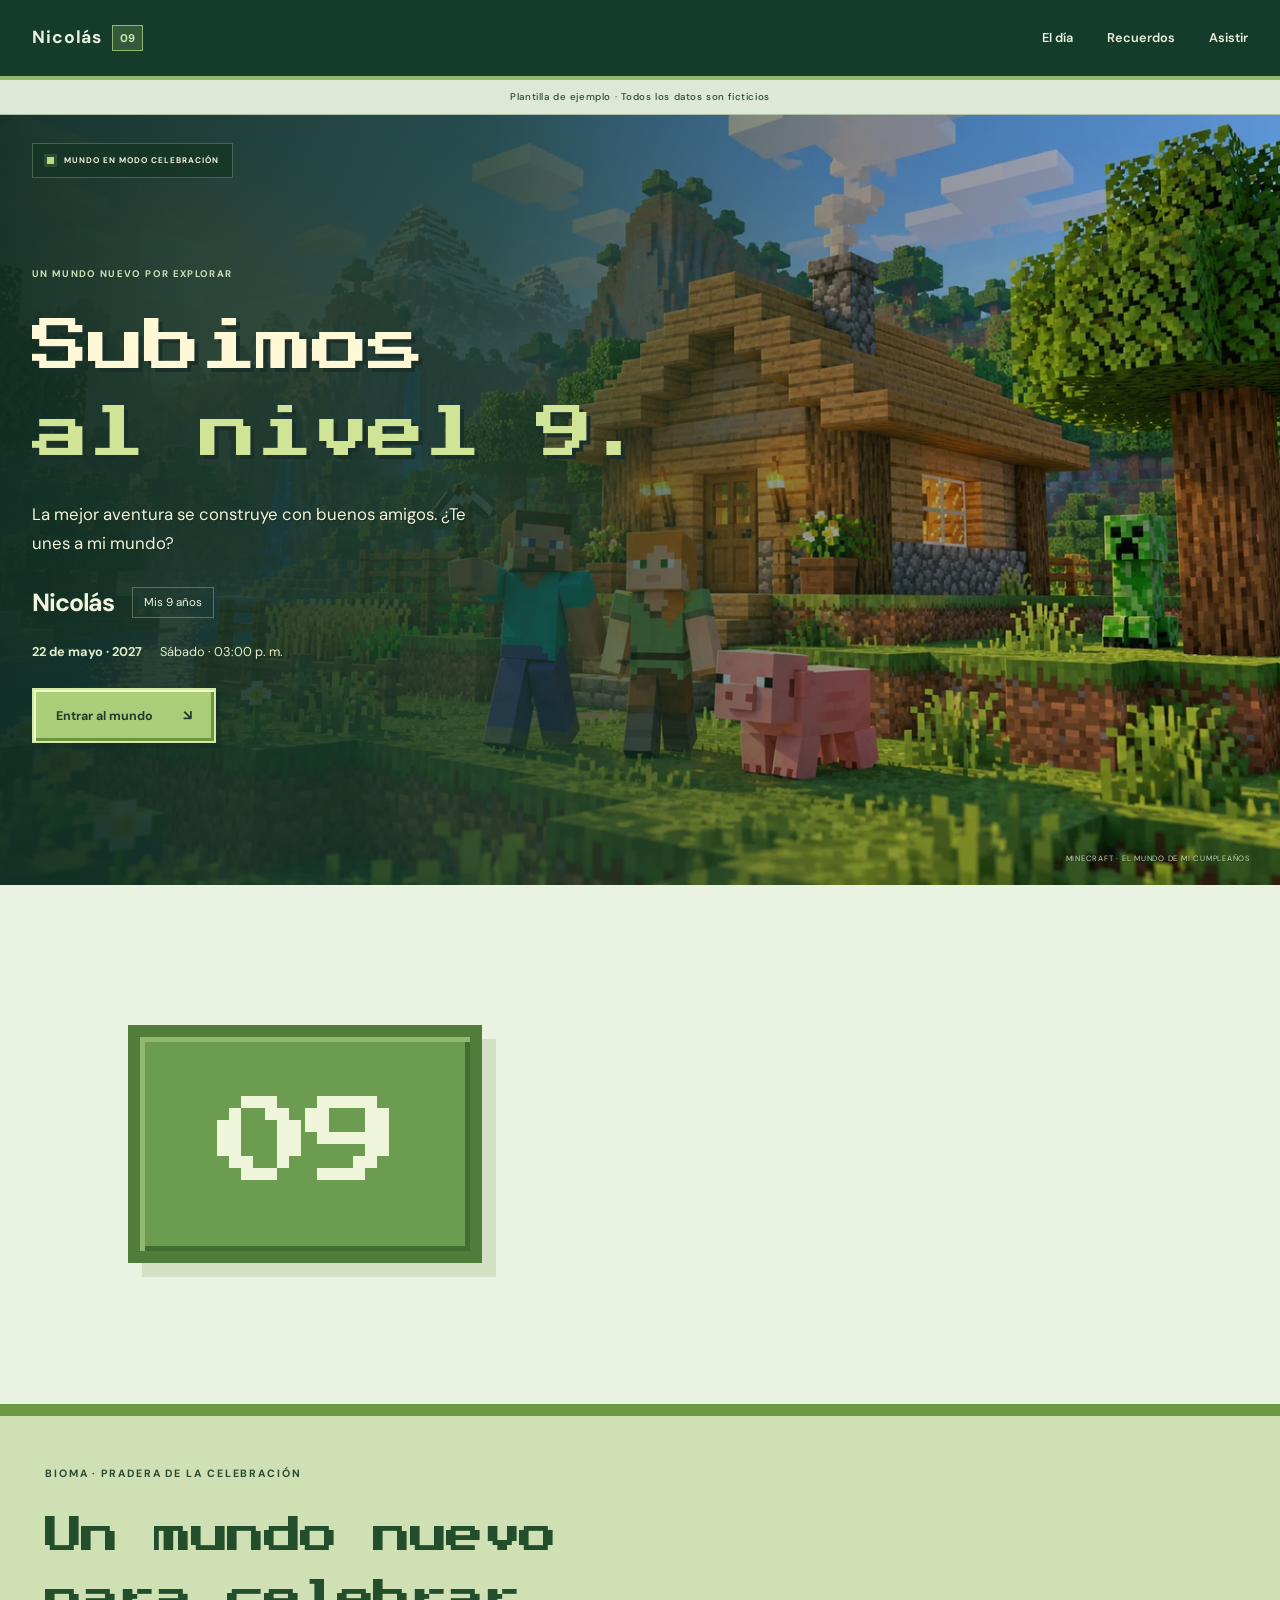
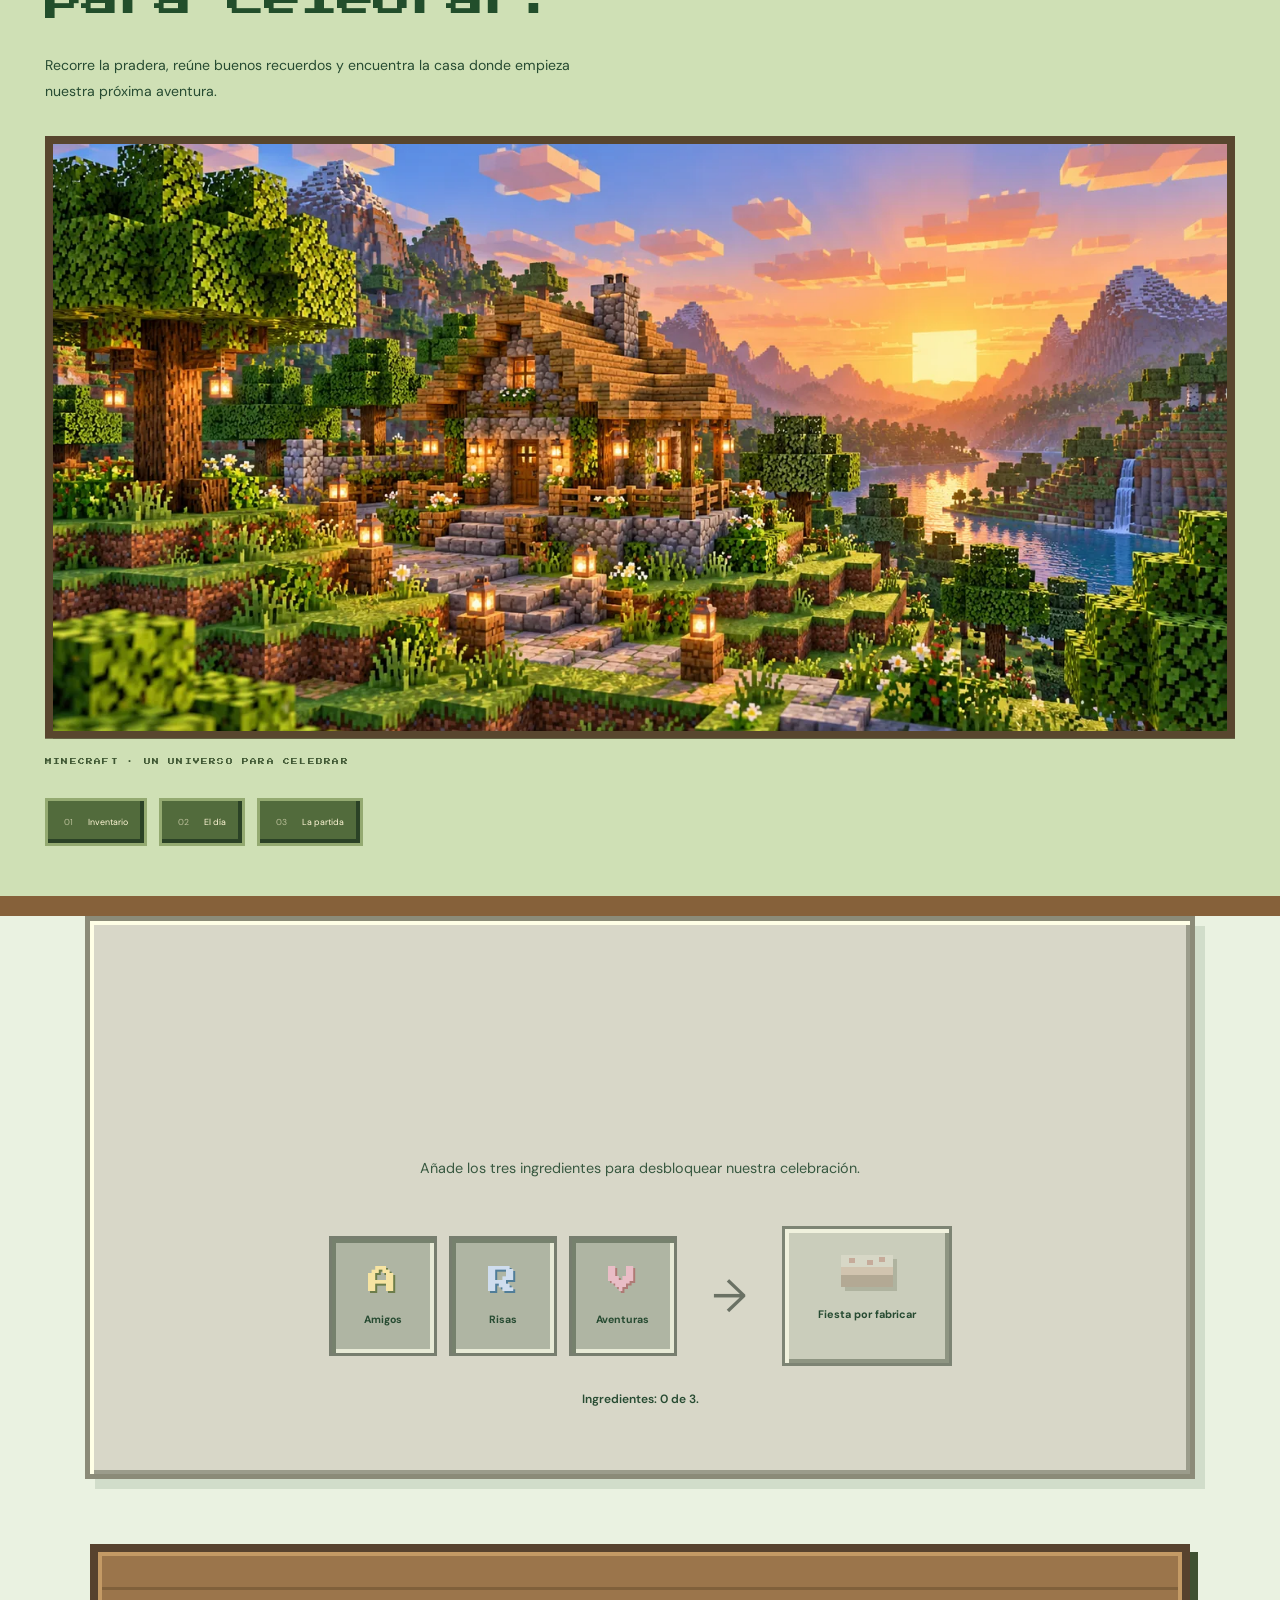
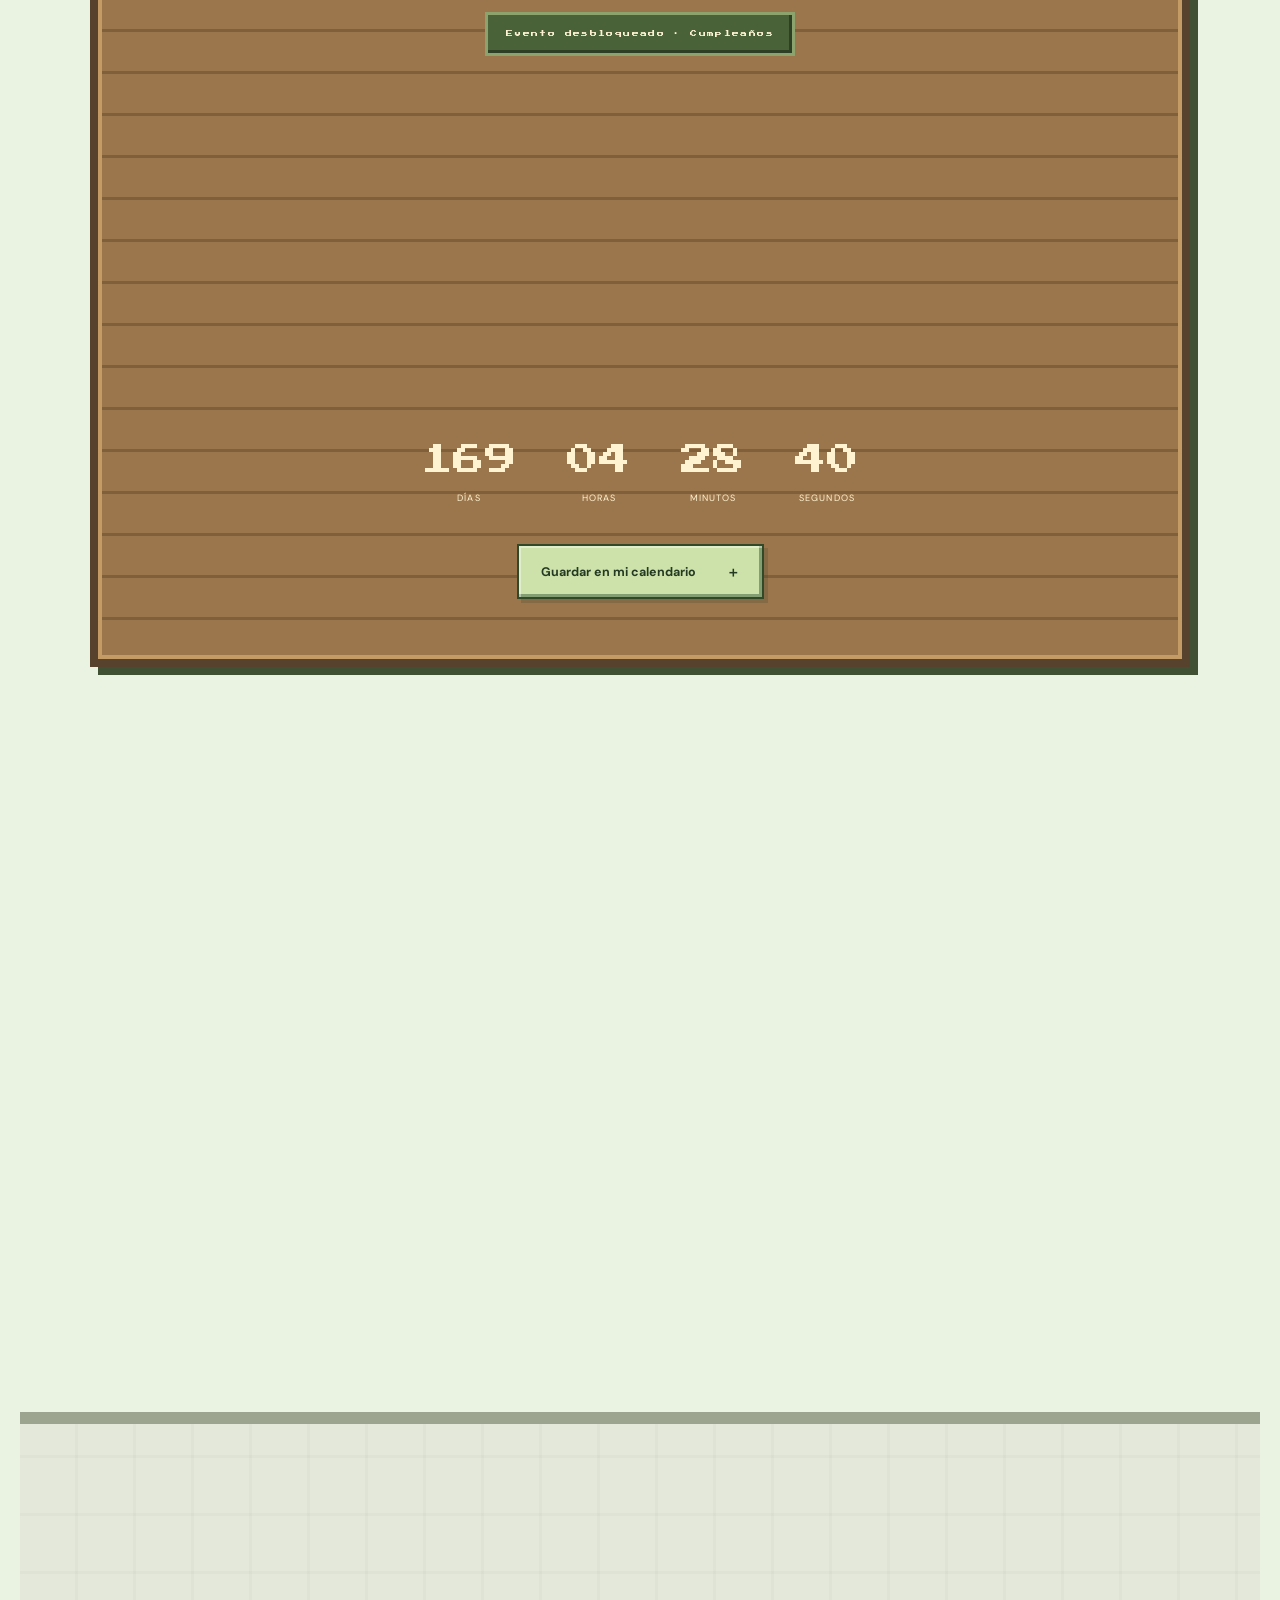
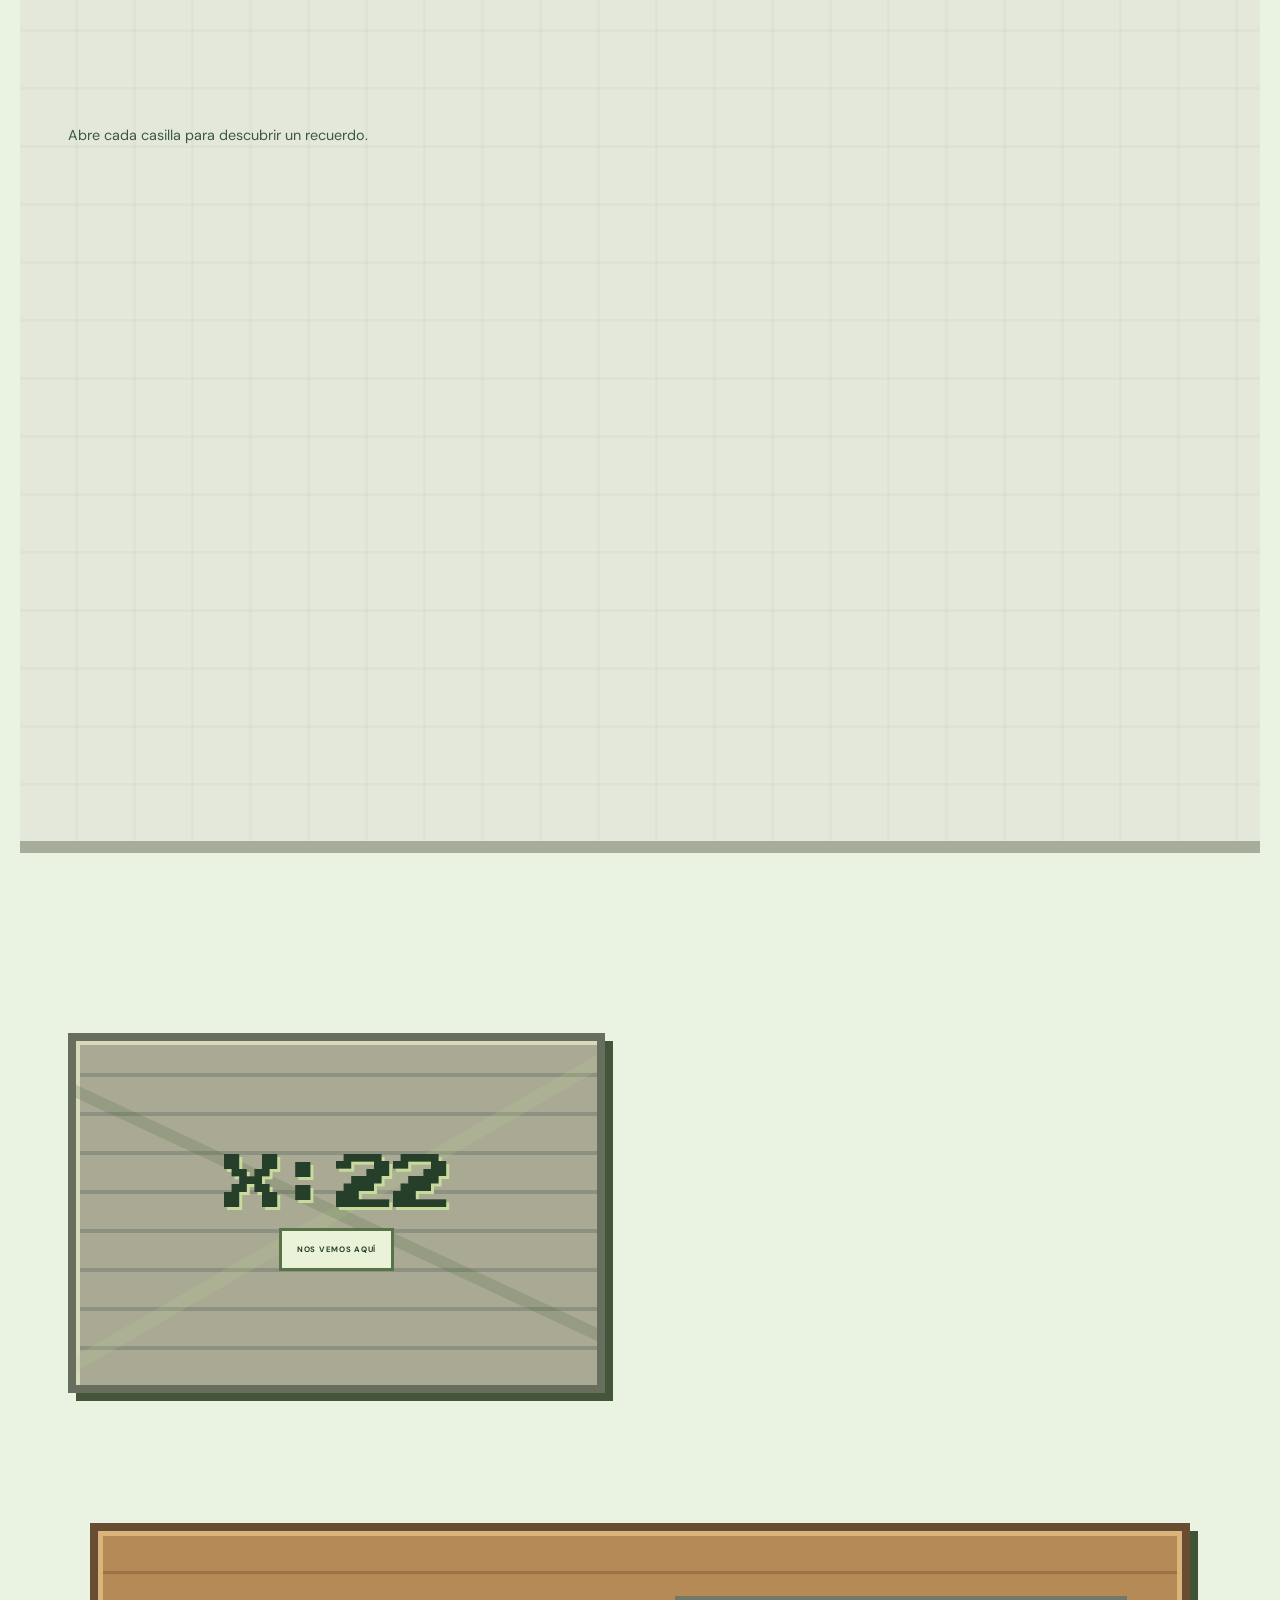
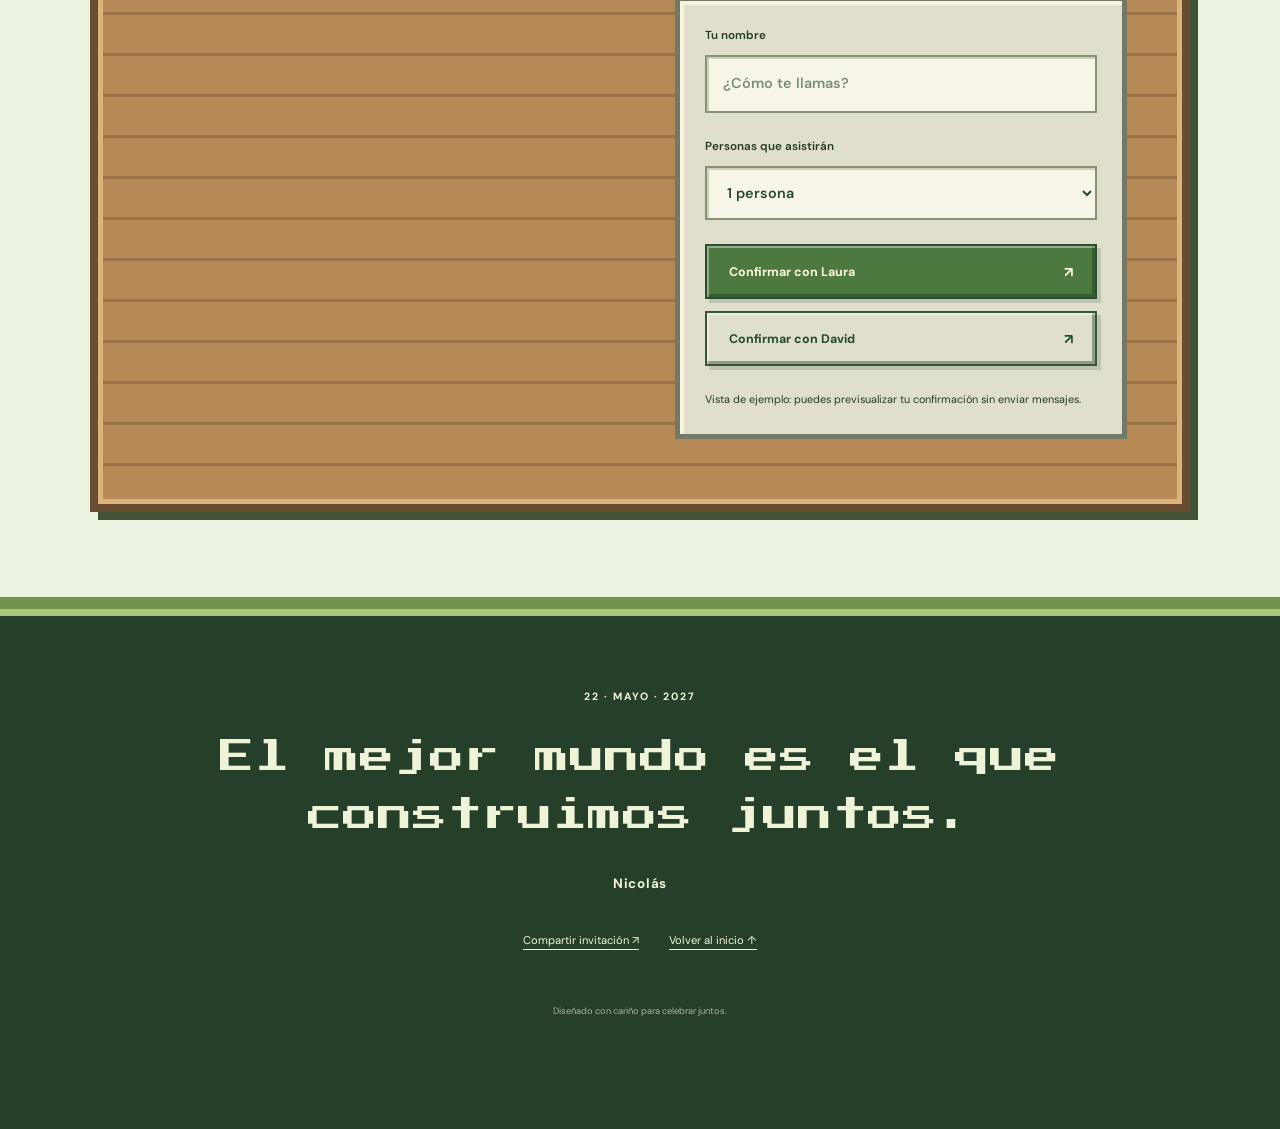
<file: plantillas/minecraft/index.html>
<!doctype html>
<html lang="es-MX"><head><meta charset="utf-8"><meta name="viewport" content="width=device-width,initial-scale=1"><meta name="theme-color" content="#eaf2e1"><meta name="description" content="Invitación de ejemplo de Minecraft. Datos ficticios editables."><meta property="og:title" content="Nicolás · Mis 9 años · Minecraft"><meta property="og:description" content="Invitación de ejemplo de Minecraft. Datos ficticios editables."><title>Nicolás · Mis 9 años · Minecraft · Ejemplo</title><link rel="preload" href="assets/display.ttf" as="font" type="font/ttf" crossorigin><link rel="stylesheet" href="base.css?v=worlds-3"><link rel="stylesheet" href="theme.css?v=worlds-3"><script src="datos.js?v=worlds-3" defer></script><script src="core.js?v=worlds-3" defer></script><script src="interaction.js?v=worlds-3" defer></script><link rel="stylesheet" href="world.css?v=worlds-3"><script src="world.js?v=worlds-3" defer></script></head><body class="minecraft"><a class="skip-link" href="#mainContent">Saltar al contenido</a><div class="page-progress" aria-hidden="true"><i id="progressBar"></i></div><nav class="topbar" aria-label="Navegación de la invitación"><a class="brand" href="#inicio" data-brand="">Nicolás <span data-bind="edadCorta">09</span></a><div><a href="#eldia">El día</a><a href="#recuerdos">Recuerdos</a><a href="#rsvp">Asistir</a></div></nav><p class="template-notice" data-template-notice="">Plantilla de ejemplo · Todos los datos son ficticios</p><header class="cover" id="inicio"><div class="cover-inner"><div class="game-status"><span class="status-dot" aria-hidden="true"></span>MUNDO EN MODO CELEBRACIÓN</div><div class="pixel-sun" aria-hidden="true"></div><div class="cover-copy"><p class="eyebrow">Un mundo nuevo por explorar</p><h1><span data-bind="tituloLinea1">Subimos</span><br><em data-bind="tituloLinea2">al nivel 9.</em></h1><p class="hero-subtitle" data-bind="subtitulo">La mejor aventura se construye con buenos amigos. ¿Te unes a mi mundo?</p><div class="celebrant"><strong data-bind="nombre">Nicolás</strong><span>Mis <b data-bind="edad">9</b> <span data-bind="unidadEdad">años</span></span></div><p class="hero-date"><time datetime="2027-05-22T15:00:00-06:00" data-event-date="" data-bind="fechaPortada">22 de mayo · 2027</time><span data-bind="diaHora">Sábado · 03:00 p. m.</span></p><a class="button primary" href="#mainContent" id="openBtn">Entrar al mundo<span aria-hidden="true">↘</span></a></div><figure class="hero-art"><img src="assets/hero-v1.webp" alt="Minecraft: escena de bienvenida para la celebración" width="1672" height="941" fetchpriority="high" decoding="async" data-hero-index="0"><figcaption data-hero-caption="">Minecraft · El mundo de mi cumpleaños</figcaption></figure></div></header><main id="mainContent" tabindex="-1"><section class="letter section" aria-labelledby="letterTitle"><div class="letter-ornament" aria-hidden="true" data-bind="edadCorta">09</div><div class="letter-copy" data-enter><p class="eyebrow">Un mensaje para ti</p><h2 id="letterTitle" data-bind="encabezadoMensaje">Mundo: Nicolás</h2><p class="lead" data-bind="mensaje">Ya construimos nueve años de risas, descubrimientos y aventuras. Ahora toca reunir al equipo para el siguiente nivel. Trae tu imaginación y muchas ganas de celebrar: aquí empieza nuestra partida.</p><p class="signature">Con cariño, <span data-bind="nombre">Nicolás</span></p></div></section>
<section class="world-stage" id="escenario" aria-labelledby="worldTitle" data-world-reveal=""><div class="world-intro"><p class="eyebrow">Bioma · Pradera de la celebración</p><h2 id="worldTitle" data-bind="escenarioTitulo">Un mundo nuevo para celebrar.</h2><p data-bind="escenarioBajada">Recorre la pradera, reúne buenos recuerdos y encuentra la casa donde empieza nuestra próxima aventura.</p></div><div class="world-image-wrap"><img class="world-image" data-world-image="" src="assets/scene-v3.webp" alt="Paisaje de bloques con pradera y casa de celebración" width="1440" height="810" loading="lazy" decoding="async"></div><p class="world-caption">Minecraft · Un universo para celebrar</p><nav class="world-links" aria-label="Recorre nuestra historia"><a href="#recuerdos"><small aria-hidden="true">01</small>Inventario</a><a href="#eldia"><small aria-hidden="true">02</small>El día</a><a href="#rsvp"><small aria-hidden="true">03</small>La partida</a></nav></section><section class="special-section section" aria-labelledby="specialTitle"><div class="section-heading" data-enter><p class="eyebrow">Mesa de fabricación</p><h2><span id="specialTitle">Construyamos la mejor fiesta.</span></h2></div><p class="section-intro">Añade los tres ingredientes para desbloquear nuestra celebración.</p><div class="crafting"><div class="craft-grid"><button type="button" data-craft aria-pressed="false"><span class="pixel-item" aria-hidden="true">A</span><span>Amigos</span></button><button type="button" data-craft aria-pressed="false"><span class="pixel-item" aria-hidden="true">R</span><span>Risas</span></button><button type="button" data-craft aria-pressed="false"><span class="pixel-item" aria-hidden="true">V</span><span>Aventuras</span></button></div><span class="craft-arrow" aria-hidden="true">→</span><div class="craft-result"><span class="pixel-cake" aria-hidden="true"></span><strong id="craftResult">Fiesta por fabricar</strong></div></div><p class="interaction-status" id="craftStatus" role="status">Ingredientes: 0 de 3.</p></section>
<section class="date-section section" id="eldia" aria-labelledby="dateTitle"><span class="world-badge">Evento desbloqueado · Cumpleaños</span><div class="section-heading" data-enter><p class="eyebrow">Coordenadas · día / hora</p><h2><span id="dateTitle" data-bind="fechaTitulo">Guarda este punto de la aventura</span></h2></div><div class="event-date" data-enter><span class="date-day" data-bind="dia">22</span><div><strong data-bind="mes">Mayo</strong><span data-bind="diaAnio">Sábado · 2027</span></div><div class="date-time"><strong data-bind="hora">03:00</strong><span data-bind="meridiemZona">p. m. · Ciudad de México</span></div></div><div id="countdown" class="countdown" aria-label="Tiempo restante para la celebración"><div><b id="days">00</b><span>días</span></div><div><b id="hours">00</b><span>horas</span></div><div><b id="minutes">00</b><span>minutos</span></div><div><b id="seconds">00</b><span>segundos</span></div></div><p id="countdownStatus" class="countdown-status" hidden>¡Llegó el día de nuestra aventura!</p><button class="button secondary" id="calendarBtn" type="button">Guardar en mi calendario <span aria-hidden="true">＋</span></button></section>
<section class="route-section section" aria-labelledby="routeTitle"><div class="section-heading" data-enter><p class="eyebrow">El plan es estar juntos</p><h2><span id="routeTitle">La aventura en tres pasos</span></h2></div><ol class="route"><li data-enter><span class="route-number">01</span><div><h3>Aparecer en el mundo</h3><p data-arrival="">Nos vemos a las 03:00 p. m. para empezar a celebrar.</p></div></li><li data-enter><span class="route-number">02</span><div><h3>Explorar en equipo</h3><p>Juegos, sonrisas y tiempo para compartir en familia.</p></div></li><li data-enter><span class="route-number">03</span><div><h3>Guardar la partida</h3><p>Muchas fotos, buenos deseos y un abrazo enorme.</p></div></li></ol></section>
<section class="gallery-section section" id="recuerdos" aria-labelledby="galleryTitle"><div class="section-heading" data-enter><p class="eyebrow">Una fiesta para recordar</p><h2><span id="galleryTitle" data-bind="galeriaTitulo">Inventario de buenos momentos</span></h2></div><p class="section-intro">Abre cada casilla para descubrir un recuerdo.</p><div class="gallery gallery-minecraft world-gallery"><button class="memory memory-1" type="button" data-caption="Pastel de otro nivel" data-story="Un detalle dulce para dar inicio a nuestra celebración." data-enter="" data-memory-index="0"><span class="photo-shell"><img src="assets/celebration-v3.webp" alt="Pastel de otro nivel · Imagen de ejemplo de Minecraft" width="768" height="960" loading="lazy" decoding="async" data-photo-index="0" style="object-position:50% 50%"></span><span class="photo-caption"><small>01</small><strong data-bind="fotoTitulo0">Pastel de otro nivel</strong><span aria-hidden="true">↗</span></span></button><button class="memory memory-2" type="button" data-caption="Nuestro mundo por explorar" data-story="Un escenario de ejemplo que inspira el mundo de nuestra fiesta." data-enter="" data-memory-index="1"><span class="photo-shell"><img src="assets/scene-v3.webp" alt="Nuestro mundo por explorar · Imagen de ejemplo de Minecraft" width="1440" height="810" loading="lazy" decoding="async" data-photo-index="1" style="object-position:50% 50%"></span><span class="photo-caption"><small>02</small><strong data-bind="fotoTitulo1">Nuestro mundo por explorar</strong><span aria-hidden="true">↗</span></span></button><button class="memory memory-3" type="button" data-caption="La mesa de las sorpresas" data-story="Los pequeños detalles hacen que cada celebración sea especial." data-enter="" data-memory-index="2"><span class="photo-shell"><img src="assets/details-v3.webp" alt="La mesa de las sorpresas · Imagen de ejemplo de Minecraft" width="768" height="960" loading="lazy" decoding="async" data-photo-index="2" style="object-position:50% 50%"></span><span class="photo-caption"><small>03</small><strong data-bind="fotoTitulo2">La mesa de las sorpresas</strong><span aria-hidden="true">↗</span></span></button></div></section>
<section class="location-section section" id="lugar" aria-labelledby="locationTitle"><div class="location-art" aria-hidden="true"><span data-bind="diaCoordenada">X:22</span><b>NOS VEMOS AQUÍ</b><i></i></div><div class="location-copy" data-enter><span class="world-location-tag">Coordenadas de nuestro mundo</span><p class="eyebrow">El lugar de la celebración</p><h2 id="locationTitle" data-bind="ubicacionTitulo">Tu próximo punto de aparición</h2><h3 data-bind="lugarNombre">Mundo Aventura</h3><p data-bind="direccion">Camino de los Bloques 24, Ciudad Ejemplo · Dirección ficticia</p><a class="button primary" id="mapsBtn" href="#lugar" rel="noopener noreferrer">Cómo llegar <span aria-hidden="true">↗</span></a><p class="small-note" data-map-note="">Ubicación de ejemplo. El mapa estará disponible al personalizar.</p></div></section>
<section class="rsvp-section section" id="rsvp" aria-labelledby="rsvpTitle"><div class="rsvp-heading" data-enter><span class="world-rsvp-label">Último bloque · Nuestro equipo</span><p class="eyebrow">Tu compañía hace la diferencia</p><h2 id="rsvpTitle" data-bind="rsvpTitulo">Tu lugar en la partida</h2><p data-bind="rsvpMensaje">La construcción más importante es estar juntos. Confirma tu nombre y cuántos jugadores vienen contigo.</p></div><form id="rsvpForm" class="rsvp-form"><label for="guestName">Tu nombre<input id="guestName" name="name" autocomplete="name" required maxlength="80" placeholder="¿Cómo te llamas?"></label><label for="guestCount">Personas que asistirán<select id="guestCount" name="count"><option value="1">1 persona</option><option value="2">2 personas</option><option value="3">3 personas</option><option value="4">4 personas</option><option value="5">5 personas</option><option value="6">6 personas</option></select></label><div class="honeypot" aria-hidden="true"><label for="guestWebsite">Sitio web<input id="guestWebsite" name="website" tabindex="-1" autocomplete="off"></label></div><div class="contact-buttons"><button class="button primary" type="submit" data-contact="contacto-1" data-contact-slot="0">Confirmar con Laura <span aria-hidden="true">↗</span></button><button class="button secondary" type="submit" data-contact="contacto-2" data-contact-slot="1">Confirmar con David <span aria-hidden="true">↗</span></button></div><p id="rsvpStatus" class="form-note" role="status">Vista de ejemplo: puedes previsualizar tu confirmación sin enviar mensajes.</p></form></section></main><footer class="site-footer"><p class="eyebrow" data-bind="fechaPie">22 · MAYO · 2027</p><p class="closing" data-bind="fraseFinal">El mejor mundo es el que construimos juntos.</p><strong class="footer-name" data-bind="nombre">Nicolás</strong><div class="footer-actions"><button class="text-button" id="shareBtn" type="button">Compartir invitación <span aria-hidden="true">↗</span></button><a href="#inicio">Volver al inicio ↑</a></div><p class="footer-credit">Diseñado con cariño para celebrar juntos.</p></footer><nav class="sticky-rsvp world-hotbar" id="stickyRsvp" hidden aria-label="Accesos de la invitación"><button type="button" data-world-calendar="">Calendario</button><a href="#lugar">Ubicación</a><a href="#rsvp">Asistir</a></nav><div id="toast" class="toast" role="status"></div><dialog class="photo-dialog" id="photoDialog" aria-labelledby="photoCaption"><button class="dialog-close" type="button" aria-label="Cerrar foto">×</button><img id="photoLarge" alt=""><div><h2 id="photoCaption"></h2><p id="photoStory"></p></div></dialog><dialog id="demoRsvpDialog" class="demo-confirmation" aria-labelledby="demoTitle"><button id="demoClose" class="dialog-close" type="button" aria-label="Cerrar vista de confirmación">×</button><p class="eyebrow">Vista de ejemplo</p><h2 id="demoTitle">Tu mensaje de confirmación</h2><p>Contacto: <strong id="demoContact"></strong></p><textarea id="demoMessage" readonly aria-label="Mensaje de confirmación de ejemplo" rows="6"></textarea><p class="form-note">Esta es una demostración. No se envía ningún mensaje.</p></dialog></body></html>
</file>
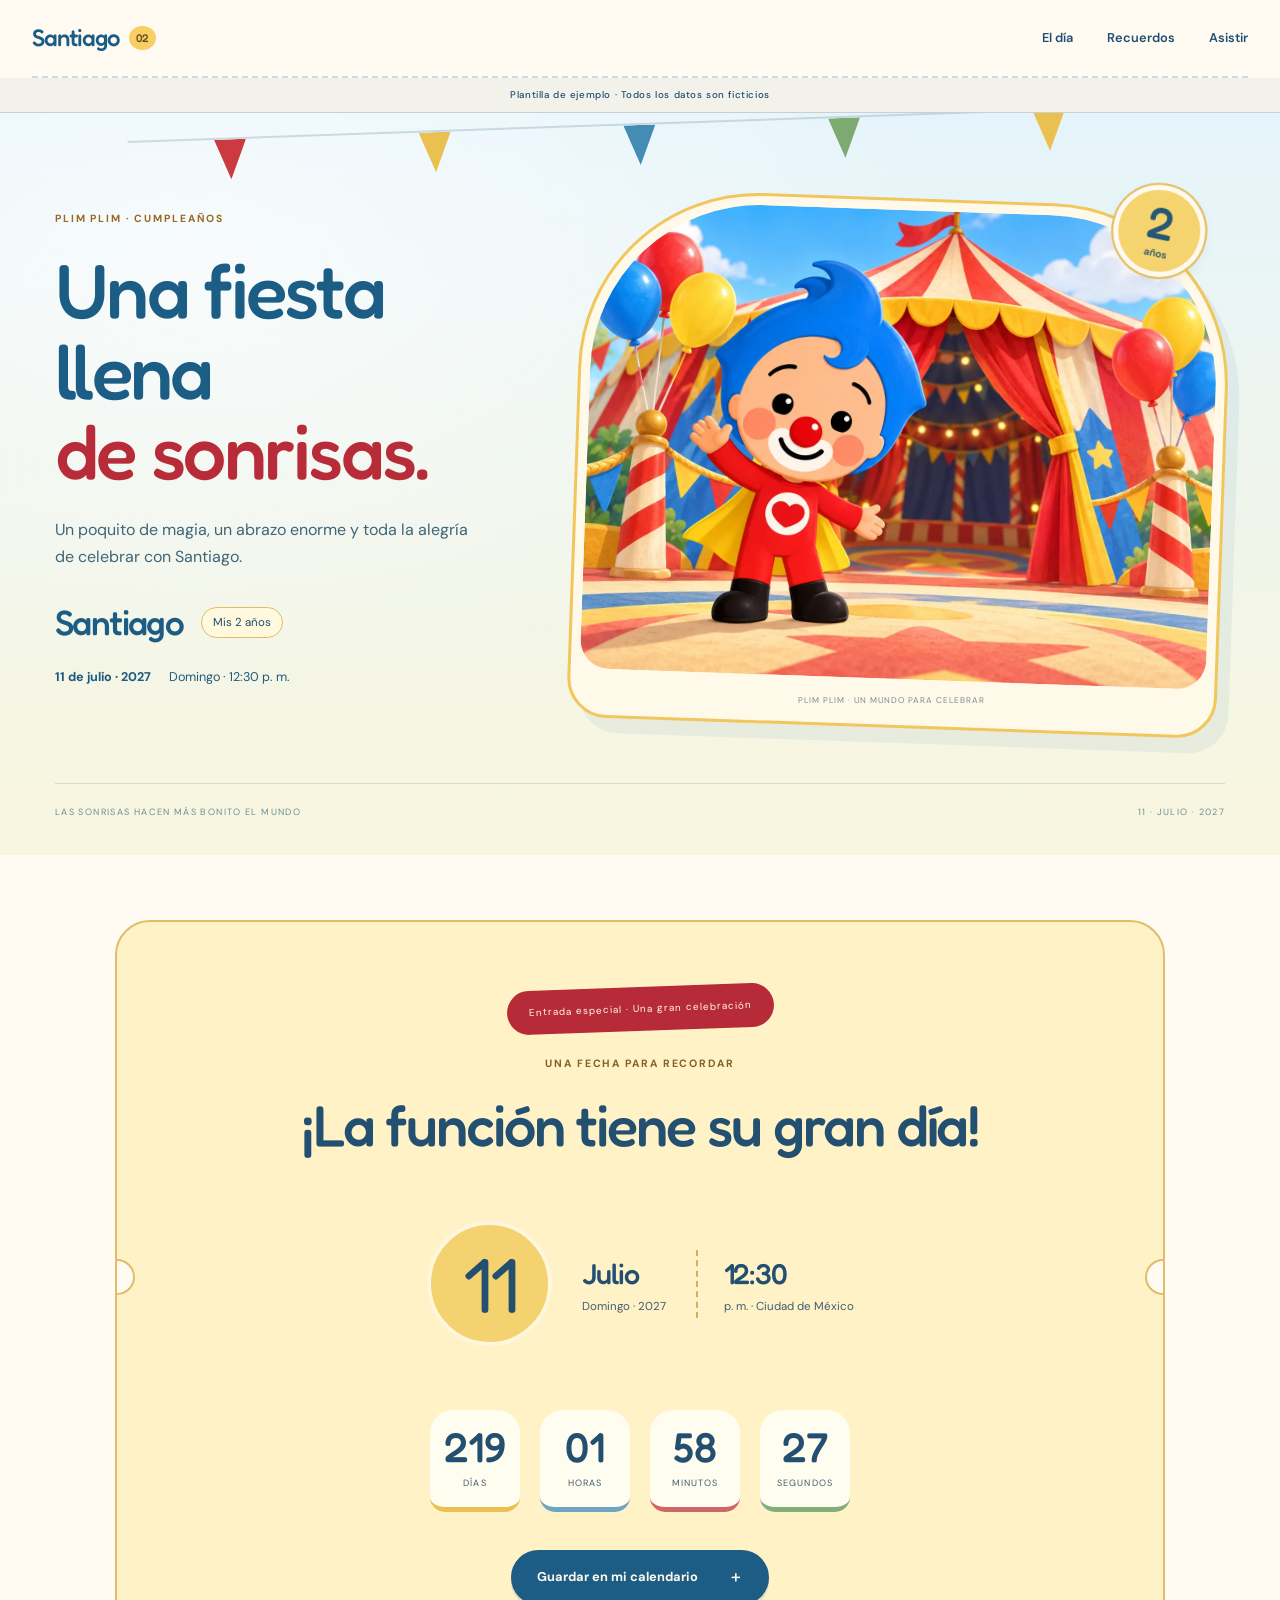
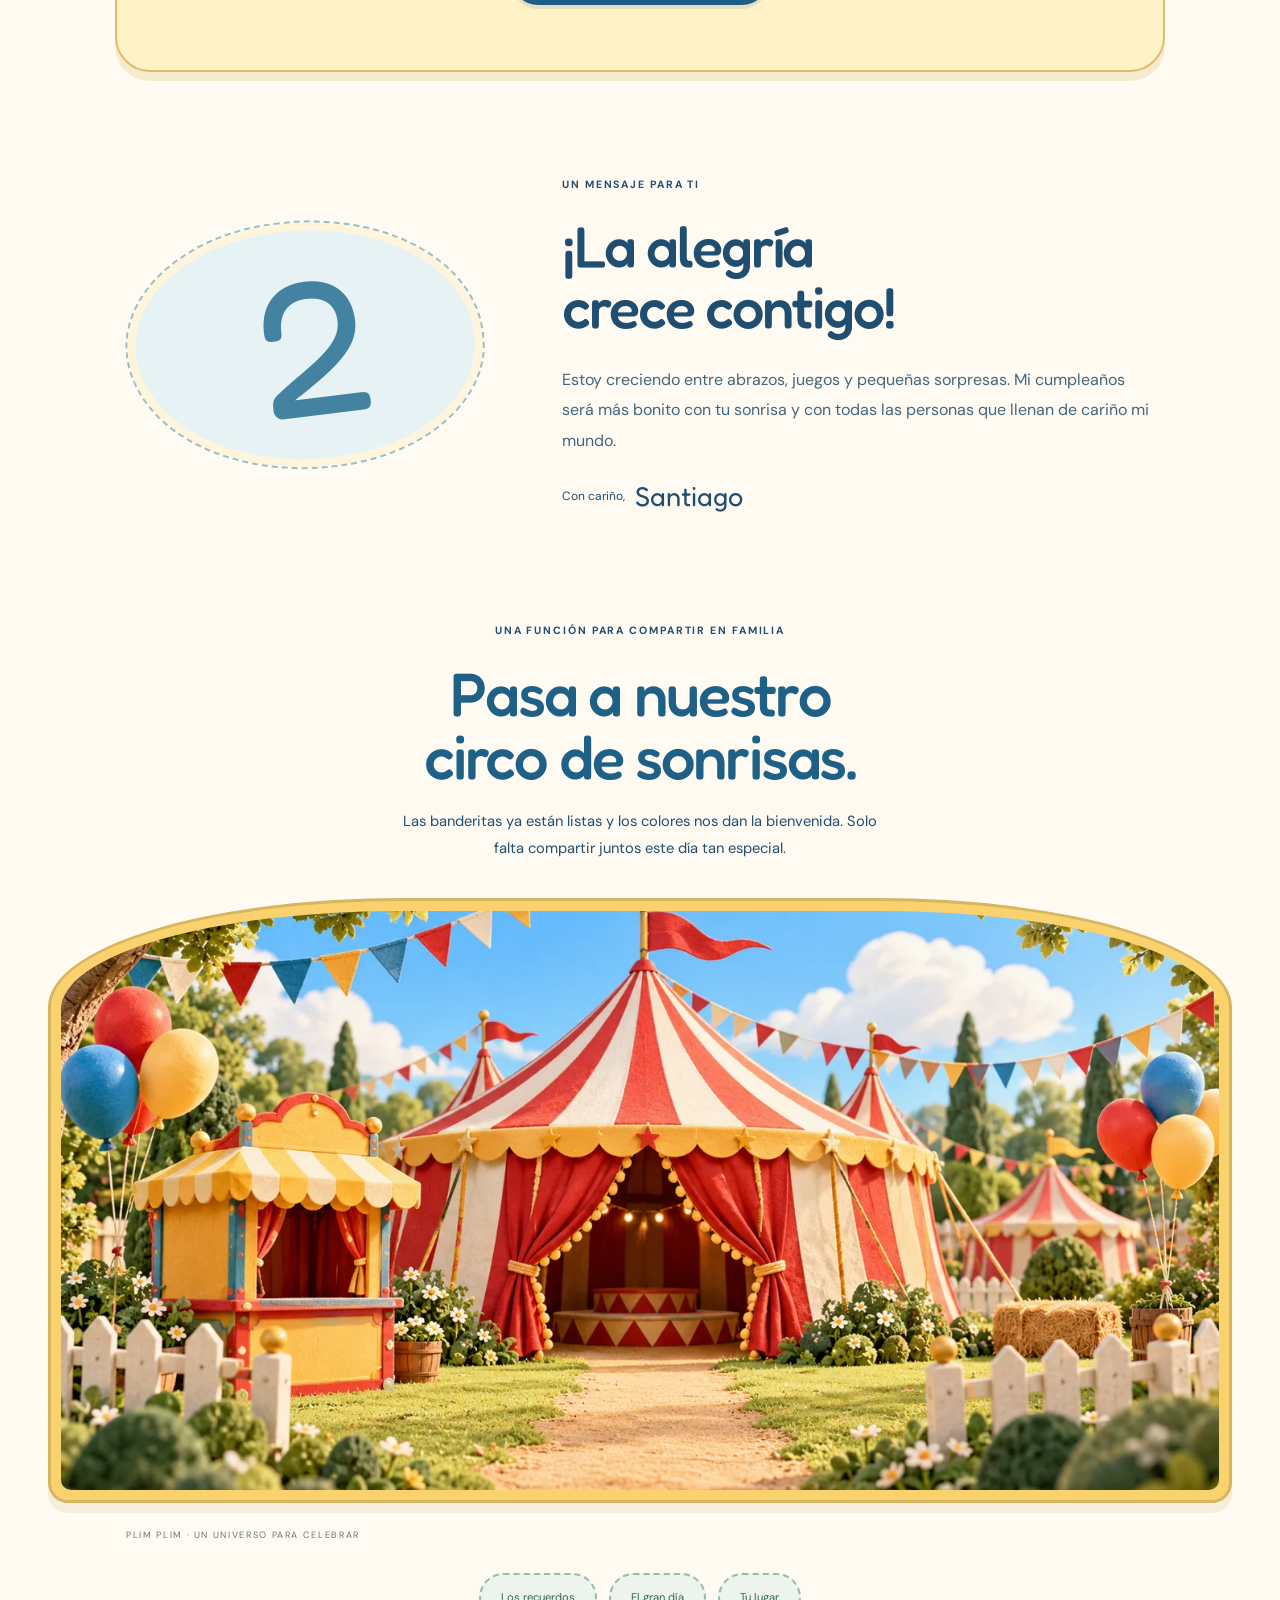
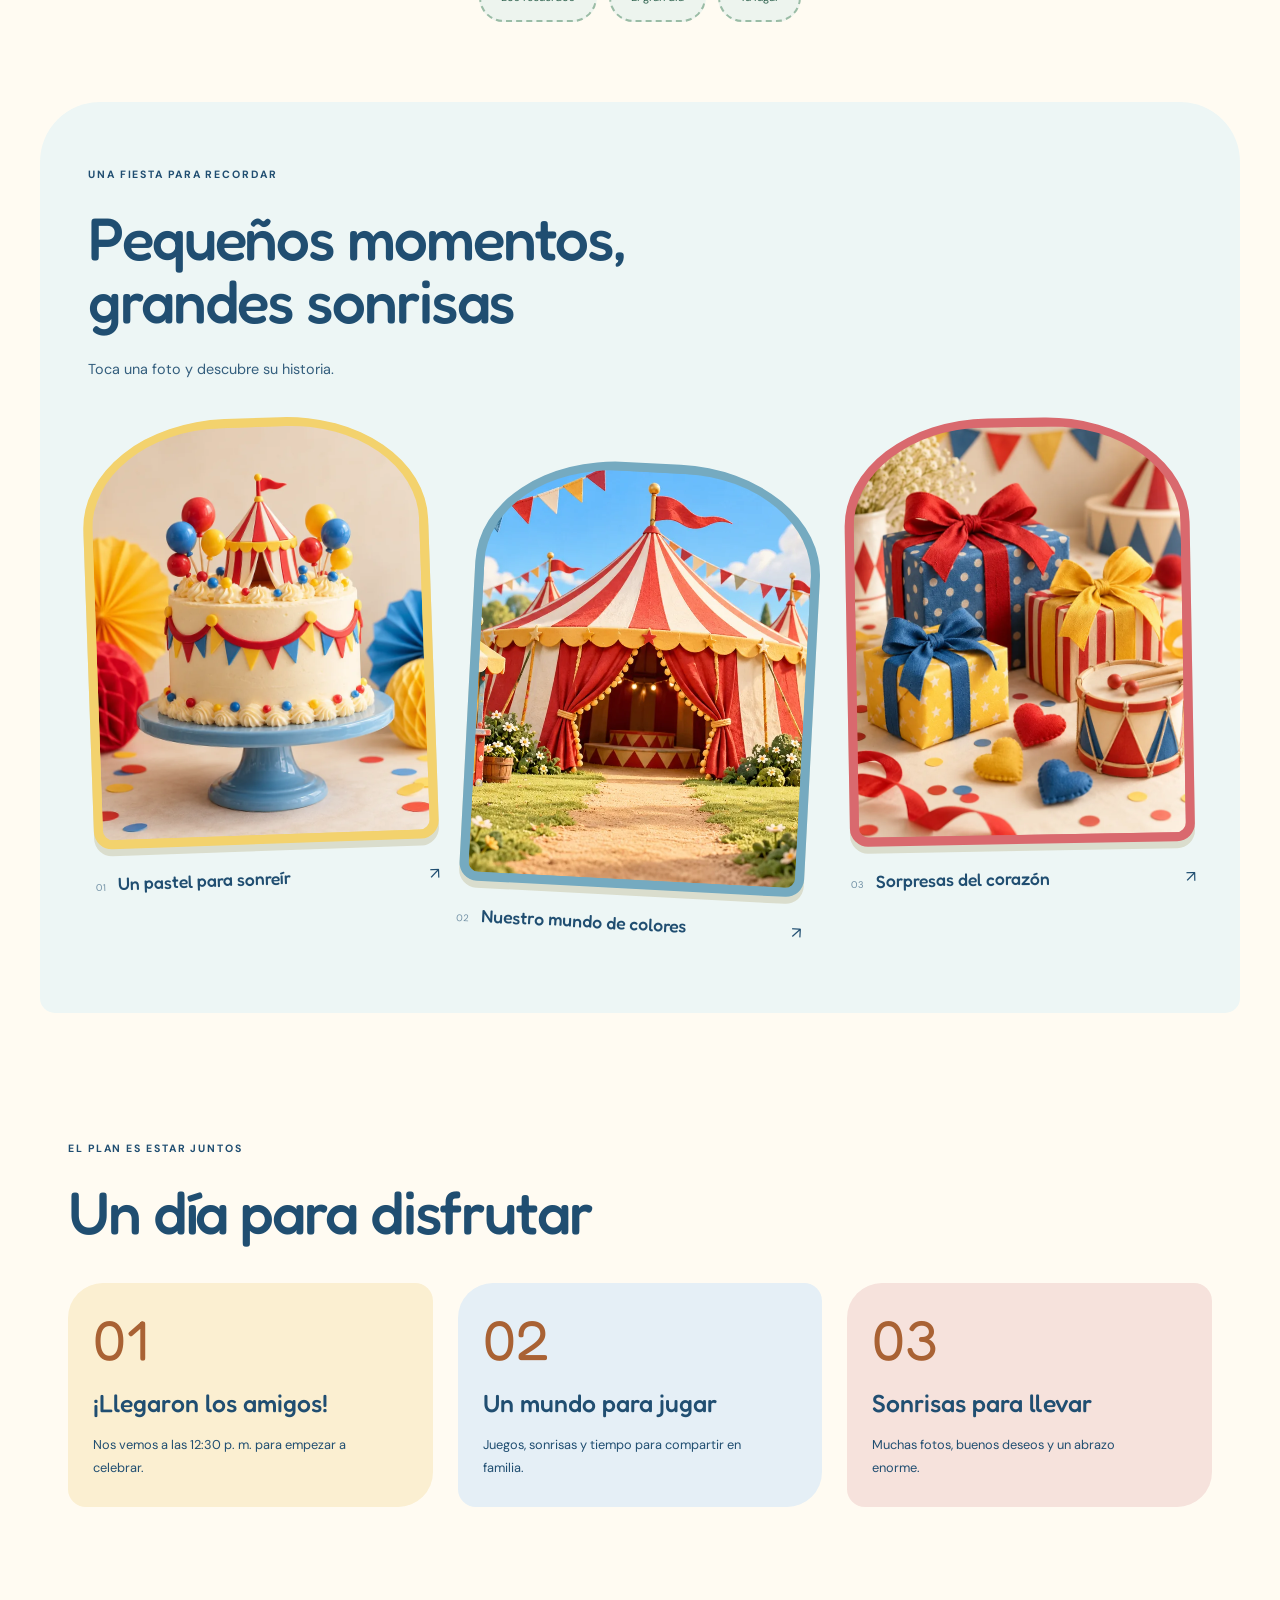
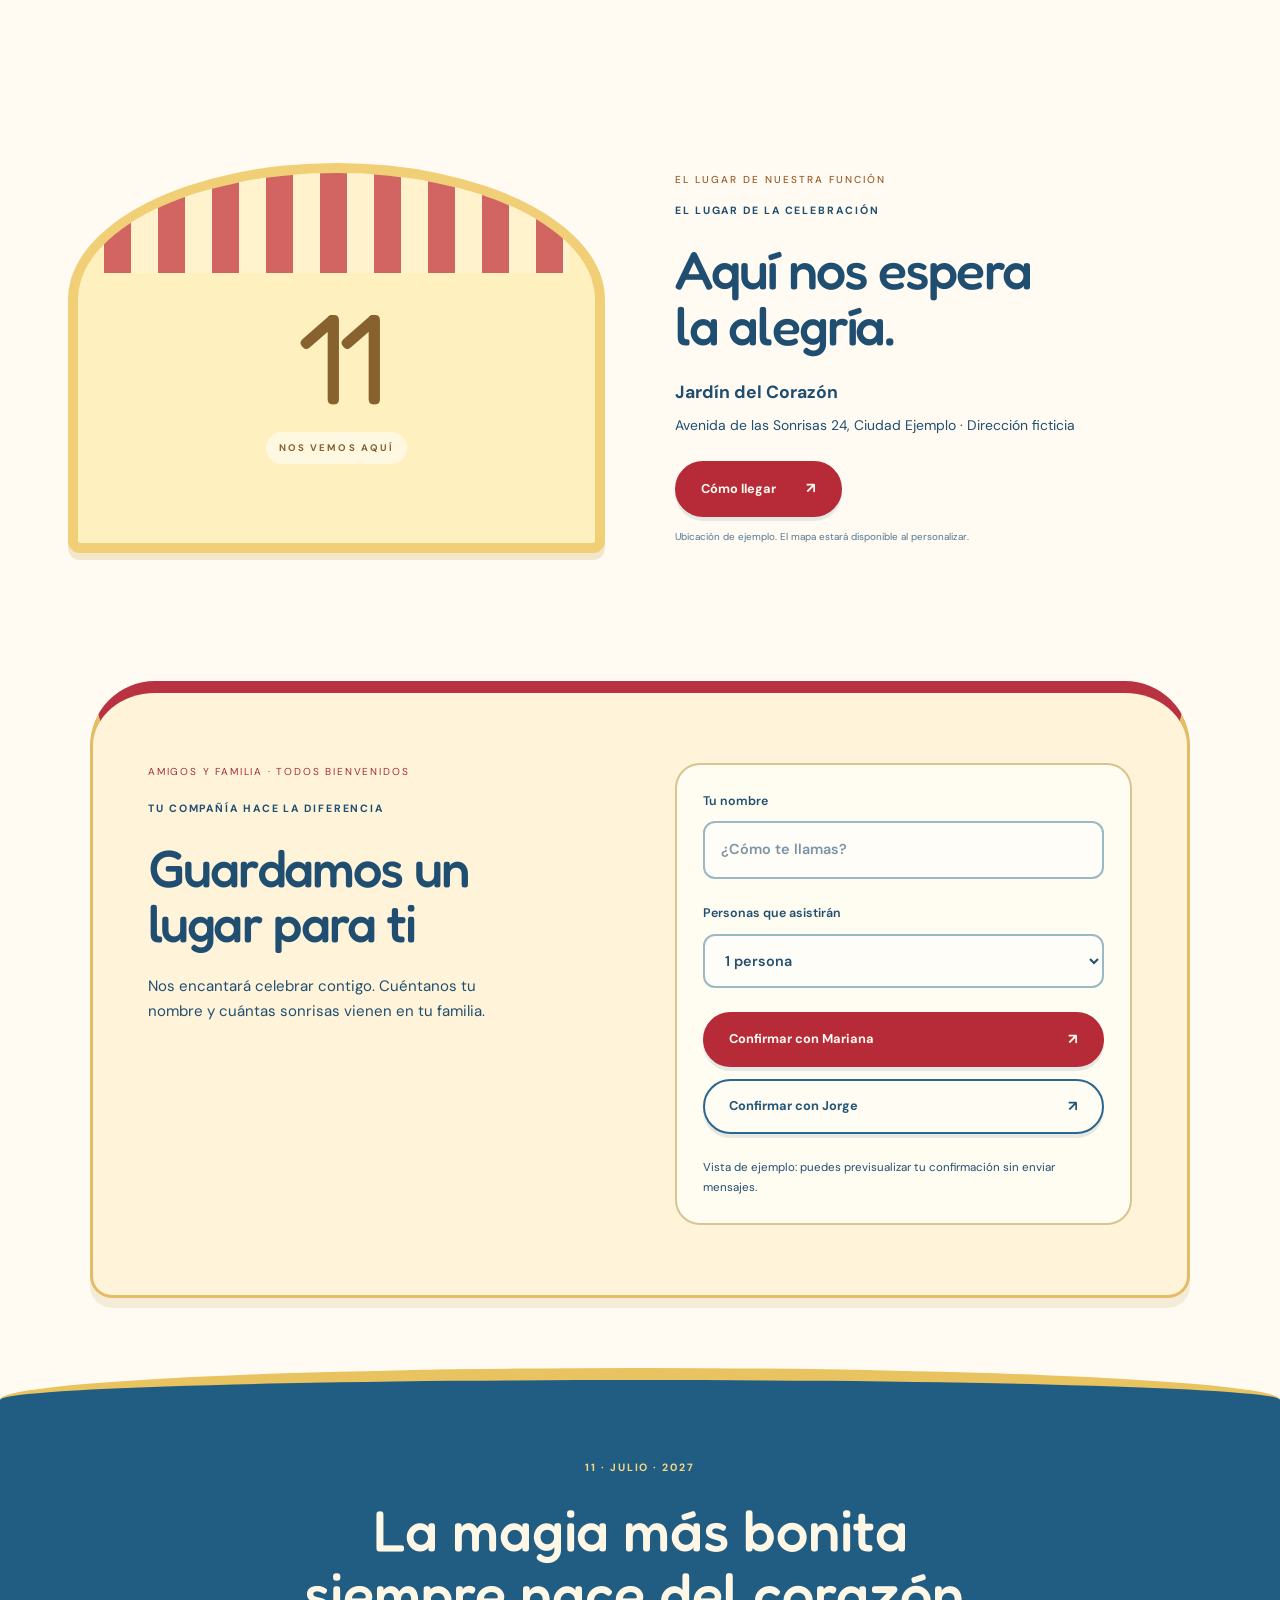
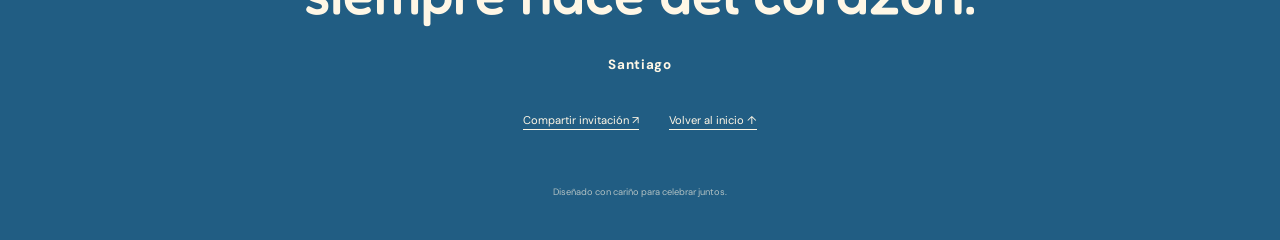
<file: plantillas/plim-plim/index.html>
<!doctype html>
<html lang="es-MX"><head><meta charset="utf-8"><meta name="viewport" content="width=device-width,initial-scale=1"><meta name="theme-color" content="#1c5b87"><meta name="description" content="Invitación de ejemplo de Plim Plim con datos ficticios editables."><meta property="og:title" content="Santiago · Mis 2 años · Plim Plim · Ejemplo"><meta property="og:description" content="Invitación de ejemplo de Plim Plim con datos ficticios editables."><title>Santiago · Mis 2 años · Plim Plim · Ejemplo</title><link rel="stylesheet" href="base.css?v=collection-4"><link rel="stylesheet" href="world.css?v=collection-4"><link rel="stylesheet" href="theme.css?v=collection-4"><script src="datos.js?v=collection-4" defer></script><script src="core.js?v=collection-4" defer></script><script src="interaction.js?v=collection-4" defer></script><script src="world.js?v=collection-4" defer></script><link rel="preload" href="assets/display.ttf" as="font" type="font/ttf" crossorigin="anonymous"></head><body class="plim-plim"><a class="skip-link" href="#mainContent">Saltar al contenido</a><div class="page-progress" aria-hidden="true"><i id="progressBar"></i></div><nav class="topbar" aria-label="Navegación de la invitación"><a class="brand" href="#inicio" data-brand="">Santiago <span data-bind="edadCorta">02</span></a><div><a href="#eldia">El día</a><a href="#recuerdos">Recuerdos</a><a href="#rsvp">Asistir</a></div></nav><p class="template-notice" data-template-notice="">Plantilla de ejemplo · Todos los datos son ficticios</p><header class="cover" id="inicio"><div class="cover-inner"><div class="circus-bunting" aria-hidden="true"><i></i><i></i><i></i><i></i><i></i></div><div class="cover-copy"><p class="eyebrow">Plim Plim · Cumpleaños</p><h1><span data-bind="tituloLinea1">Una fiesta llena</span><br><em data-bind="tituloLinea2">de sonrisas.</em></h1><p class="hero-subtitle" data-bind="subtitulo">Un poquito de magia, un abrazo enorme y toda la alegría de celebrar con Santiago.</p><div class="celebrant"><strong data-bind="nombre">Santiago</strong><span>Mis <b data-bind="edad">2</b> <span data-bind="unidadEdad">años</span></span></div><p class="hero-date"><time data-event-date="" data-bind="fechaPortada" datetime="2027-07-11T12:30:00-06:00">11 de julio · 2027</time><span data-bind="diaHora">Domingo · 12:30 p. m.</span></p></div><figure class="hero-art"><img src="assets/hero-v1.webp" alt="Plim Plim dando la bienvenida frente a una carpa de circo" width="1440" height="1080" fetchpriority="high" decoding="async" data-hero-index="0"><figcaption data-hero-caption="">Plim Plim · Un mundo para celebrar</figcaption><span class="birthday-medallion"><b data-bind="edad">2</b><span data-bind="unidadEdad">años</span></span></figure><div class="cover-baseline"><span>LAS SONRISAS HACEN MÁS BONITO EL MUNDO</span><span data-bind="fechaPie">11 · JULIO · 2027</span></div></div></header><main id="mainContent" tabindex="-1"><section class="date-section section" id="eldia" aria-labelledby="dateTitle"><span class="world-badge">Entrada especial · Una gran celebración</span><div class="section-heading" data-enter><p class="eyebrow">Una fecha para recordar</p><h2><span id="dateTitle" data-bind="fechaTitulo">¡La función tiene su gran día!</span></h2></div><div class="event-date" data-enter><span class="date-day" data-bind="dia">11</span><div><strong data-bind="mes">Julio</strong><span data-bind="diaAnio">Domingo · 2027</span></div><div class="date-time"><strong data-bind="hora">12:30</strong><span data-bind="meridiemZona">p. m. · Ciudad de México</span></div></div><div id="countdown" class="countdown" aria-label="Tiempo restante para la celebración"><div><b id="days">00</b><span>días</span></div><div><b id="hours">00</b><span>horas</span></div><div><b id="minutes">00</b><span>minutos</span></div><div><b id="seconds">00</b><span>segundos</span></div></div><p id="countdownStatus" class="countdown-status" hidden>¡Llegó el día de nuestra aventura!</p><button class="button secondary" id="calendarBtn" type="button">Guardar en mi calendario <span aria-hidden="true">＋</span></button></section>
<section class="letter section" aria-labelledby="letterTitle"><div class="letter-ornament" aria-hidden="true" data-bind="edad">2</div><div class="letter-copy" data-enter><p class="eyebrow">Un mensaje para ti</p><h2 id="letterTitle" data-bind="encabezadoMensaje">¡La alegría crece contigo!</h2><p class="lead" data-bind="mensaje">Estoy creciendo entre abrazos, juegos y pequeñas sorpresas. Mi cumpleaños será más bonito con tu sonrisa y con todas las personas que llenan de cariño mi mundo.</p><p class="signature">Con cariño, <span data-bind="nombre">Santiago</span></p></div></section>
<section class="world-stage" id="escenario" aria-labelledby="worldTitle" data-world-reveal=""><div class="world-intro"><p class="eyebrow">Una función para compartir en familia</p><h2 id="worldTitle" data-bind="escenarioTitulo">Pasa a nuestro circo de sonrisas.</h2><p data-bind="escenarioBajada">Las banderitas ya están listas y los colores nos dan la bienvenida. Solo falta compartir juntos este día tan especial.</p></div><div class="world-image-wrap"><img class="world-image" data-world-image="" src="assets/scene-v3.webp" alt="Circo de jardín con carpa de rayas, banderines y globos de colores" width="1440" height="810" loading="lazy" decoding="async"></div><p class="world-caption">Plim Plim · Un universo para celebrar</p><nav class="world-links" aria-label="Recorre nuestra historia"><a href="#recuerdos">Los recuerdos</a><a href="#eldia">El gran día</a><a href="#rsvp">Tu lugar</a></nav></section><section class="gallery-section section" id="recuerdos" aria-labelledby="galleryTitle"><div class="section-heading" data-enter><p class="eyebrow">Una fiesta para recordar</p><h2><span id="galleryTitle" data-bind="galeriaTitulo">Pequeños momentos, grandes sonrisas</span></h2></div><p class="section-intro">Toca una foto y descubre su historia.</p><div class="gallery gallery-plim-plim world-gallery"><button class="memory memory-1" type="button" data-caption="Un pastel para sonreír" data-story="Un detalle dulce para empezar nuestra celebración." data-enter="" data-memory-index="0"><span class="photo-shell"><img src="assets/celebration-v3.webp" alt="Un pastel para sonreír · Imagen de ejemplo de Plim Plim" width="768" height="960" loading="lazy" decoding="async" data-photo-index="0" style="object-position:50% 50%"></span><span class="photo-caption"><small>01</small><strong data-bind="fotoTitulo0">Un pastel para sonreír</strong><span aria-hidden="true">↗</span></span></button><button class="memory memory-2" type="button" data-caption="Nuestro mundo de colores" data-story="Un escenario de ejemplo que inspira la temática de esta fiesta." data-enter="" data-memory-index="1"><span class="photo-shell"><img src="assets/scene-v3.webp" alt="Nuestro mundo de colores · Imagen de ejemplo de Plim Plim" width="1440" height="810" loading="lazy" decoding="async" data-photo-index="1" style="object-position:50% 50%"></span><span class="photo-caption"><small>02</small><strong data-bind="fotoTitulo1">Nuestro mundo de colores</strong><span aria-hidden="true">↗</span></span></button><button class="memory memory-3" type="button" data-caption="Sorpresas del corazón" data-story="Las pequeñas sorpresas hacen grande un día especial." data-enter="" data-memory-index="2"><span class="photo-shell"><img src="assets/details-v3.webp" alt="Sorpresas del corazón · Imagen de ejemplo de Plim Plim" width="768" height="960" loading="lazy" decoding="async" data-photo-index="2" style="object-position:50% 50%"></span><span class="photo-caption"><small>03</small><strong data-bind="fotoTitulo2">Sorpresas del corazón</strong><span aria-hidden="true">↗</span></span></button></div></section>
<section class="route-section section" aria-labelledby="routeTitle"><div class="section-heading" data-enter><p class="eyebrow">El plan es estar juntos</p><h2><span id="routeTitle">Un día para disfrutar</span></h2></div><ol class="route"><li data-enter><span class="route-number">01</span><div><h3>¡Llegaron los amigos!</h3><p data-arrival="">Nos vemos a las 12:30 p. m. para empezar a celebrar.</p></div></li><li data-enter><span class="route-number">02</span><div><h3>Un mundo para jugar</h3><p>Juegos, sonrisas y tiempo para compartir en familia.</p></div></li><li data-enter><span class="route-number">03</span><div><h3>Sonrisas para llevar</h3><p>Muchas fotos, buenos deseos y un abrazo enorme.</p></div></li></ol></section>
<section class="location-section section" id="lugar" aria-labelledby="locationTitle"><div class="location-art" aria-hidden="true"><span data-bind="dia">11</span><b>NOS VEMOS AQUÍ</b><i></i></div><div class="location-copy" data-enter><span class="world-location-tag">El lugar de nuestra función</span><p class="eyebrow">El lugar de la celebración</p><h2 id="locationTitle" data-bind="ubicacionTitulo">Aquí nos espera la alegría.</h2><h3 data-bind="lugarNombre">Jardín del Corazón</h3><p data-bind="direccion">Avenida de las Sonrisas 24, Ciudad Ejemplo · Dirección ficticia</p><a class="button primary" id="mapsBtn" href="#lugar" rel="noopener noreferrer">Cómo llegar <span aria-hidden="true">↗</span></a><p class="small-note" data-map-note="">Ubicación de ejemplo. El mapa estará disponible al personalizar.</p></div></section>
<section class="rsvp-section section" id="rsvp" aria-labelledby="rsvpTitle"><div class="rsvp-heading" data-enter><span class="world-rsvp-label">Amigos y familia · Todos bienvenidos</span><p class="eyebrow">Tu compañía hace la diferencia</p><h2 id="rsvpTitle" data-bind="rsvpTitulo">Guardamos un lugar para ti</h2><p data-bind="rsvpMensaje">Nos encantará celebrar contigo. Cuéntanos tu nombre y cuántas sonrisas vienen en tu familia.</p></div><form id="rsvpForm" class="rsvp-form"><label for="guestName">Tu nombre<input id="guestName" name="name" autocomplete="name" required maxlength="80" placeholder="¿Cómo te llamas?"></label><label for="guestCount">Personas que asistirán<select id="guestCount" name="count"><option value="1">1 persona</option><option value="2">2 personas</option><option value="3">3 personas</option><option value="4">4 personas</option><option value="5">5 personas</option><option value="6">6 personas</option></select></label><div class="honeypot" aria-hidden="true"><label for="guestWebsite">Sitio web<input id="guestWebsite" name="website" tabindex="-1" autocomplete="off"></label></div><div class="contact-buttons"><button class="button primary" type="submit" data-contact="contacto-1" data-contact-slot="0">Confirmar con Mariana <span aria-hidden="true">↗</span></button><button class="button secondary" type="submit" data-contact="contacto-2" data-contact-slot="1">Confirmar con Jorge <span aria-hidden="true">↗</span></button></div><p id="rsvpStatus" class="form-note" role="status">Vista de ejemplo: puedes previsualizar tu confirmación sin enviar mensajes.</p></form></section></main><footer class="site-footer"><p class="eyebrow" data-bind="fechaPie">11 · JULIO · 2027</p><p class="closing" data-bind="fraseFinal">La magia más bonita siempre nace del corazón.</p><strong class="footer-name" data-bind="nombre">Santiago</strong><div class="footer-actions"><button class="text-button" id="shareBtn" type="button">Compartir invitación <span aria-hidden="true">↗</span></button><a href="#inicio">Volver al inicio ↑</a></div><p class="footer-credit">Diseñado con cariño para celebrar juntos.</p></footer><a class="sticky-rsvp button primary" id="stickyRsvp" href="#rsvp" hidden>Confirmar asistencia <span aria-hidden="true">↗</span></a><div id="toast" class="toast" role="status"></div><dialog class="photo-dialog" id="photoDialog" aria-labelledby="photoCaption"><button class="dialog-close" type="button" aria-label="Cerrar foto">×</button><img id="photoLarge" alt=""><div><h2 id="photoCaption"></h2><p id="photoStory"></p></div></dialog><dialog id="demoRsvpDialog" class="demo-confirmation" aria-labelledby="demoTitle"><button id="demoClose" class="dialog-close" type="button" aria-label="Cerrar vista de confirmación">×</button><p class="eyebrow">Vista de ejemplo</p><h2 id="demoTitle">Tu mensaje de confirmación</h2><p>Contacto: <strong id="demoContact"></strong></p><textarea id="demoMessage" readonly aria-label="Mensaje de confirmación de ejemplo" rows="6"></textarea><p class="form-note">Esta es una demostración. No se envía ningún mensaje.</p></dialog></body></html>
</file>
<file: plantillas/catalogo.css>
@font-face{font-family:DM Sans;src:url(barbie/assets/sans-400.ttf);font-weight:400;font-display:swap}@font-face{font-family:DM Sans;src:url(barbie/assets/sans-500.ttf);font-weight:500;font-display:swap}@font-face{font-family:DM Sans;src:url(barbie/assets/sans-700.ttf);font-weight:700;font-display:swap}@font-face{font-family:Editorial;src:url(princesas/assets/display.ttf);font-display:swap}
*{box-sizing:border-box}html{scroll-behavior:smooth;scroll-padding-top:35px}body{margin:0;color:#253e37;background:#f7f5ef;font:400 15px/1.7 "DM Sans",sans-serif;-webkit-font-smoothing:antialiased}a{color:inherit;text-underline-offset:4px}a:focus-visible{outline:3px solid #8d5a3e;outline-offset:7px}img{display:block;width:100%;max-width:100%;height:auto}h1,h2,p{margin:0}button,a{-webkit-tap-highlight-color:transparent}p{text-wrap:pretty}.skip{position:absolute;left:20px;top:10px;transform:translateY(-150%);background:#253e37;color:#fff;padding:10px;z-index:10}.skip:focus{transform:none}.catalog-nav{max-width:1380px;margin:auto;padding:30px 55px;display:flex;justify-content:space-between;align-items:center;border-bottom:1px solid #253e3725;font-size:.6rem;font-weight:700;letter-spacing:.15em}.catalog-nav a{text-decoration:none}.catalog-nav>span{font-weight:400;letter-spacing:.1em}.catalog-intro{padding:85px 55px 75px;position:relative;max-width:1380px;margin:auto;overflow:hidden}.eyebrow{font-size:.59rem;font-weight:700;letter-spacing:.2em;line-height:1.7}.catalog-intro h1{font:400 clamp(3.4rem,6.2vw,6.8rem)/1 Editorial,Georgia,serif;letter-spacing:-.04em;margin:26px 0 36px;position:relative;z-index:1}.catalog-intro h1 em{color:#9f7254;font-weight:400}.catalog-intro>div{display:flex;justify-content:space-between;gap:30px;align-items:flex-end;position:relative;z-index:1}.catalog-intro>div>p{font-size:.85rem;color:#63716a}.jump{font-size:.71rem;text-decoration:none;border-bottom:1px solid #253e3740;padding-bottom:9px;display:flex;gap:40px;align-items:center;font-weight:500}.jump span{font-size:1.4rem;line-height:1}.collection-count{position:absolute;right:55px;top:20px;font:400 23rem/1 Editorial,Georgia,serif;letter-spacing:-.07em;color:#ede8dc;z-index:0}.collection{max-width:1380px;padding:0 55px 80px;margin:auto;display:grid;grid-template-columns:repeat(3,minmax(0,1fr));gap:60px 32px}.catalog-card{text-decoration:none;min-width:0;display:flex;flex-direction:column}.card-art{position:relative;isolation:isolate;background:#ebe6db;overflow:hidden;border-radius:180px 180px 4px 4px}.card-art img{aspect-ratio:4/3;object-fit:cover;transition:transform .7s}.card-no{position:absolute;top:20px;left:20px;font-size:.56rem;font-weight:700;background:#fcfaf4ed;border:1px solid #253e3710;width:32px;height:32px;display:grid;place-items:center;border-radius:50%;z-index:1}.card-open{position:absolute;right:15px;bottom:15px;width:36px;height:36px;background:#fcfaf4ef;border-radius:50%;display:grid;place-items:center;font-size:1rem;box-shadow:0 4px 12px #0001}.card-copy{padding-top:22px}.card-copy h2{font-size:1.3rem;line-height:1.2;font-weight:500;letter-spacing:-.04em}.card-copy p{font-size:.76rem;color:#66746c;margin-top:12px;max-width:38ch;line-height:1.8;min-height:2.6em}.card-link{font-size:.64rem;font-weight:700;display:flex;justify-content:space-between;align-items:center;padding:15px 0 10px;border-bottom:1px solid #253e3726;margin-top:15px}.card-link>span{font-size:1rem;font-weight:400}.catalog-card:hover img{transform:scale(1.035)}.catalog-card:hover .card-link{border-color:#9f7254;color:#8f5c3f}.card-barbie .card-art{background:#f4c2d9}.card-bluey .card-art{border-radius:44% 56% 10px 10px/35% 45% 10px 10px}.card-princesas .card-art{border:6px double #ccb78e;border-radius:140px 140px 3px 3px}.card-princesas .card-art img{aspect-ratio:4/3;object-position:center}.card-bella-bestia .card-art{background:#17233b;border:7px solid #d6bd8c;border-radius:50% 50% 3px 3px/35% 35% 3px 3px}.card-frozen .card-art{clip-path:polygon(12% 0,88% 0,100% 12%,100% 100%,0 100%,0 12%);border-radius:0;background:#cfdef1}.card-bob-esponja .card-art{border-radius:44% 56% 47% 53%/45% 45% 55% 55%;background:#8bc9d0}.card-plaza-sesamo .card-art{border:7px solid #edc44e;border-radius:40px 40px 0 0;background:#fcf1bb}.card-plaza-sesamo .card-art img{object-fit:contain}.card-ladybug .card-art{background:#2a344e;border-radius:0;clip-path:polygon(0 0,100% 0,100% 95%,0 100%)}.card-ladybug .card-art img{object-fit:contain}.card-minecraft .card-art{border-radius:0;border:5px solid #6d8b52;border-top-width:12px}.catalog-closing{background:#e8ecdf;text-align:center;padding:75px 30px;position:relative}.catalog-closing>p:not(.eyebrow){font:400 clamp(2.7rem,4.8vw,4.5rem)/1.07 Editorial,Georgia,serif;letter-spacing:-.025em;margin:25px auto}.catalog-closing>p em{font-weight:400;color:#7a8059}.catalog-closing>span{font-size:.56rem;letter-spacing:.18em}footer{padding:30px 55px;font-size:.62rem;display:flex;justify-content:space-between;gap:20px;max-width:1380px;margin:auto;color:#69736a}footer a{text-decoration:none}
@media(max-width:950px){.collection{grid-template-columns:repeat(2,minmax(0,1fr));gap:45px 27px;padding-inline:35px}.catalog-nav,.catalog-intro{padding-inline:35px}.catalog-intro{padding-block:65px}.collection-count{font-size:19rem;right:25px}.catalog-intro>div>p{max-width:32ch}.catalog-intro>div>p br{display:none}.catalog-card:last-child{grid-column:1/-1;max-width:500px;width:100%;margin:auto}}
@media(max-width:600px){.catalog-nav{padding:23px 23px;font-size:.47rem;gap:20px;align-items:flex-start}.catalog-nav>span{max-width:14ch;text-align:right;font-size:.45rem;line-height:1.8}.catalog-intro{padding:50px 24px 45px}.catalog-intro>.eyebrow{max-width:35ch;font-size:.48rem}.catalog-intro h1{font-size:3.5rem;line-height:1.02;margin:26px 0}.catalog-intro>div{display:block}.catalog-intro>div>p{font-size:.81rem;max-width:32ch}.jump{margin-top:25px;width:max-content;font-size:.67rem;gap:50px}.collection-count{font-size:13rem;right:-15px;top:75px;opacity:.8}.collection{padding:0 24px 50px;grid-template-columns:1fr;gap:40px}.catalog-card:last-child{grid-column:auto;max-width:none}.card-art img{aspect-ratio:4/3}.card-art{border-radius:40% 40% 3px 3px/35% 35% 3px 3px}.card-copy{padding-top:19px}.card-copy h2{font-size:1.4rem}.card-copy p{font-size:.78rem;min-height:0;max-width:42ch;line-height:1.75}.card-link{font-size:.66rem;margin-top:9px}.catalog-closing{padding:55px 24px}.catalog-closing .eyebrow{font-size:.46rem}.catalog-closing>p:not(.eyebrow){font-size:2.8rem}.catalog-closing>span{font-size:.49rem}footer{padding:25px 24px;font-size:.53rem;gap:25px}footer>span{max-width:27ch}}
@media(prefers-reduced-motion:reduce){html{scroll-behavior:auto}*,*:before,*:after{transition:none!important;animation:none!important}.catalog-card:hover img{transform:none}}


/* New collection entries */
.card-cars .card-art{border-radius:0;border:5px solid #263236;border-top:12px solid #b72a38;clip-path:polygon(0 0,92% 0,100% 9%,100% 100%,0 100%);background:#ead4b0}.card-plim-plim .card-art{border:7px solid #efcc70;border-radius:45% 45% 15px 15px/30% 30% 15px 15px;background:#e7f2f5}.card-ladybug .card-copy h2{color:#9f2437}
</file>
<file: plantillas/barbie/base.css>
@font-face{font-family:DM Sans;src:url(assets/sans-400.ttf) format("truetype");font-weight:400;font-display:swap}
@font-face{font-family:DM Sans;src:url(assets/sans-500.ttf) format("truetype");font-weight:500;font-display:swap}
@font-face{font-family:DM Sans;src:url(assets/sans-600.ttf) format("truetype");font-weight:600;font-display:swap}
@font-face{font-family:DM Sans;src:url(assets/sans-700.ttf) format("truetype");font-weight:700;font-display:swap}
:root{--paper:#fffaf3;--ink:#203d3a;--accent:#b09158;--display:Georgia,serif;--body:"DM Sans",sans-serif;--line:color-mix(in srgb,var(--ink) 19%,transparent);--surface:color-mix(in srgb,var(--paper) 90%,white);--space:clamp(4.5rem,10vw,8.5rem)}
*{box-sizing:border-box}html{scroll-behavior:smooth;scroll-padding-top:70px}body{margin:0;background:var(--paper);color:var(--ink);font:400 16px/1.65 var(--body);overflow-x:clip;-webkit-font-smoothing:antialiased}
button,input,select{font:inherit}button,a,input,select{-webkit-tap-highlight-color:transparent}button,a{touch-action:manipulation}button{color:inherit}a{color:inherit;text-underline-offset:5px}button{cursor:pointer}img{max-width:100%;display:block}figure{margin:0}button:disabled{cursor:wait;opacity:.6}[hidden]{display:none!important}h1,h2,h3,p,blockquote{margin:0}h1,h2,h3{font-weight:400;line-height:1.05;text-wrap:balance}h1,h2{font-family:var(--display)}h1{font-size:clamp(3.4rem,7.4vw,7.4rem);letter-spacing:-.035em}h1 em,h2 em{font-weight:400}h2{font-size:clamp(2.5rem,4.7vw,4.6rem);letter-spacing:-.025em}h3{font-family:var(--body);font-size:1.1rem;font-weight:700;line-height:1.3}p{max-width:65ch}.sr-only{position:absolute;width:1px;height:1px;padding:0;margin:-1px;overflow:hidden;clip:rect(0,0,0,0);white-space:nowrap;border:0}
:focus-visible{outline:3px solid currentColor;outline-offset:6px}#mainContent:focus{outline:none}.skip-link{position:fixed;top:12px;left:12px;z-index:200;padding:.7rem 1rem;background:var(--ink);color:var(--paper);transform:translateY(-160%)}.skip-link:focus{transform:none}.page-progress{position:fixed;top:0;left:0;width:100%;height:3px;z-index:100;pointer-events:none}.page-progress i{display:block;background:var(--ink);height:100%;width:0}
.topbar{width:min(1240px,calc(100% - 64px));margin:auto;min-height:78px;display:flex;justify-content:space-between;align-items:center;gap:20px;position:relative;z-index:5;border-bottom:1px solid var(--line)}.topbar a{text-decoration:none}.brand{font-weight:700;letter-spacing:-.04em;font-size:1.25rem;display:flex;align-items:center;gap:10px}.brand span{font-size:.7rem;letter-spacing:0;border:1px solid var(--line);padding:3px 7px;border-radius:50%}.topbar>div{display:flex;gap:clamp(15px,3vw,34px);font-size:.8rem;font-weight:600}
.cover{position:relative;isolation:isolate}.cover-inner{max-width:1440px;margin:auto;position:relative;padding:60px max(32px,calc((100vw - 1240px)/2)) 65px;overflow:clip}.cover-copy{position:relative;z-index:2;min-width:0}.eyebrow{text-transform:uppercase;letter-spacing:.18em;font-size:.66rem;font-weight:700;line-height:1.6;margin-bottom:22px}.hero-subtitle{font-size:1.05rem;max-width:39ch;margin-top:24px;line-height:1.7}.celebrant{display:flex;flex-wrap:wrap;align-items:center;gap:18px;margin-top:30px}.celebrant strong{font-size:1.55rem;line-height:1.25;letter-spacing:-.045em}.celebrant>span{font-size:.72rem;border:1px solid var(--line);padding:5px 11px;border-radius:30px;white-space:nowrap}.hero-date{margin:23px 0 26px;font-size:.8rem;font-weight:700;display:flex;flex-wrap:wrap;gap:8px 18px}.hero-date>span{font-weight:400}.hero-art{position:relative;min-width:0}.hero-art img{width:100%;height:auto;aspect-ratio:16/9;object-fit:cover}.hero-art figcaption{font-size:.6rem;letter-spacing:.12em;text-transform:uppercase;padding-top:12px;opacity:.8}
.button{display:inline-flex;align-items:center;justify-content:space-between;gap:30px;text-align:left;padding:16px 23px;min-height:52px;line-height:1.3;border:1px solid var(--ink);border-radius:2px;text-decoration:none;font-size:.78rem;font-weight:700;position:relative;max-width:100%;transition:background .2s,box-shadow .2s}.button span[aria-hidden]{font-size:1.15em}.button.primary{background:var(--ink);color:var(--paper)}.button.secondary{color:var(--ink);background:transparent}.button:hover{box-shadow:0 5px 0 color-mix(in srgb,var(--ink) 16%,transparent)}.text-button{padding:0;border:0;background:none;text-decoration:underline;text-underline-offset:5px}
.section{max-width:1240px;margin:0 auto;padding:var(--space) 48px;position:relative}.section-heading{margin-bottom:26px;position:relative}.section-heading h2{max-width:19ch}.section-intro{font-size:.9rem;opacity:.9;margin:0 0 36px}.letter{display:grid;grid-template-columns:.6fr 1fr;gap:80px;align-items:center}.letter-ornament{font:400 clamp(9rem,24vw,22rem)/1 var(--display);text-align:center;position:relative;letter-spacing:-.1em;opacity:.75}.letter-copy h2{max-width:17ch}.lead{margin:28px 0 24px;font-size:1.08rem;line-height:1.9}.signature{font-size:.75rem;display:flex;align-items:center;gap:10px}.signature>span{font-family:var(--display);font-size:1.9rem;line-height:1.2}.date-section{text-align:center}.date-section .section-heading h2{margin:auto}.date-section .eyebrow{margin-inline:auto}.event-date{display:flex;justify-content:center;align-items:center;gap:26px;margin:40px auto 30px;padding:26px 0;border-top:1px solid var(--line);border-bottom:1px solid var(--line);max-width:700px;text-align:left}.date-day{font:400 7rem/.85 var(--display);letter-spacing:-.06em}.event-date>div{display:flex;flex-direction:column}.event-date>div>strong{font-size:1.6rem;font-weight:500;letter-spacing:-.035em}.event-date>div>span{font-size:.72rem}.date-time{padding-left:26px;border-left:1px solid var(--line)}.countdown{display:flex;justify-content:center;gap:clamp(18px,4vw,50px);margin:38px auto}.countdown>div{display:grid;gap:9px;min-width:45px}.countdown b{font:400 clamp(2rem,4vw,3rem)/1 var(--display);font-variant-numeric:tabular-nums}.countdown span{text-transform:uppercase;font-size:.57rem;letter-spacing:.12em}.countdown-status{margin:30px auto}.gallery{display:grid;grid-template-columns:repeat(6,minmax(0,1fr));gap:28px}.memory{grid-column:span 2;min-width:0;border:0;background:none;padding:0;text-align:left}.memory:nth-child(4),.memory:nth-child(5){grid-column:span 3}.photo-shell{display:block;position:relative}.photo-shell img{width:100%;height:auto;aspect-ratio:4/5;object-fit:cover;object-position:50% 38%}.memory:nth-child(4) img,.memory:nth-child(5) img{aspect-ratio:4/3}.photo-caption{display:flex;align-items:center;gap:12px;margin-top:15px;line-height:1.3;min-height:37px}.photo-caption small{font-size:.6rem;opacity:.6}.photo-caption strong{font-size:.78rem;font-weight:500}.photo-caption>span:last-child{margin-left:auto}.memory:hover .photo-caption strong{text-decoration:underline;text-underline-offset:4px}
.route{list-style:none;margin:40px 0 0;padding:0;display:grid;grid-template-columns:repeat(3,minmax(0,1fr));gap:40px}.route li{display:flex;flex-direction:column;gap:22px;position:relative}.route-number{font:400 4.5rem/1 var(--display)}.route p{font-size:.8rem;margin-top:14px;line-height:1.8;max-width:30ch}.location-section{display:grid;grid-template-columns:1fr 1fr;gap:70px;align-items:center}.location-copy h3{margin:26px 0 10px}.location-copy>p:not(.eyebrow):not(.small-note){font-size:.87rem;margin-bottom:25px}.location-art{min-height:390px;position:relative;display:flex;flex-direction:column;align-items:center;justify-content:center;background:var(--accent);color:var(--ink);overflow:clip}.location-art>span{font:400 9rem/1 var(--display);letter-spacing:-.07em;position:relative;z-index:1}.location-art>b{font-size:.55rem;letter-spacing:.22em;margin-top:12px;position:relative;z-index:1}.location-art:before,.location-art:after{content:"";position:absolute;width:150%;height:1px;background:currentColor;opacity:.12;transform:rotate(-30deg)}.location-art:after{transform:rotate(25deg)}.small-note{font-size:.62rem;opacity:.75;margin-top:12px}
.rsvp-section{display:grid;grid-template-columns:1fr 1fr;gap:70px}.rsvp-heading h2{max-width:16ch}.rsvp-heading>p:last-child{margin-top:24px;max-width:35ch;font-size:.94rem}.rsvp-form{display:grid;gap:24px;align-content:start}.rsvp-form label{font-size:.73rem;font-weight:600;display:grid;gap:10px}.rsvp-form input,.rsvp-form select{display:block;min-width:0;width:100%;border:1px solid var(--line);padding:15px 16px;min-height:52px;background:color-mix(in srgb,var(--paper) 85%,white);border-radius:0;color:var(--ink);font-size:.9rem}.rsvp-form input::placeholder{color:inherit;opacity:.6}.contact-buttons{display:grid;gap:12px}.form-note{font-size:.68rem;line-height:1.7}.honeypot{position:absolute;left:-9999px;width:1px;height:1px;overflow:hidden}
.special-section{isolation:isolate}.interaction-status{font-size:.75rem;margin-top:24px;min-height:2em}.site-footer{padding:80px 32px 40px;text-align:center;position:relative;overflow:clip}.site-footer .eyebrow{margin-inline:auto}.closing{font-family:var(--display);font-size:clamp(2.2rem,5vw,4.5rem);line-height:1.1;margin:0 auto 25px;max-width:18ch}.footer-name{font-size:.84rem;letter-spacing:.05em}.footer-actions{display:flex;justify-content:center;align-items:center;gap:30px;font-size:.7rem;margin-top:34px;flex-wrap:wrap}.footer-credit{margin:55px auto 0;font-size:.58rem;opacity:.65}.sticky-rsvp{position:fixed;z-index:50;left:50%;bottom:max(18px,env(safe-area-inset-bottom));transform:translateX(-50%);border-radius:50px;box-shadow:0 5px 35px #0002;white-space:nowrap;max-width:calc(100% - 36px)}.toast{position:fixed;bottom:90px;left:50%;transform:translate(-50%,18px);opacity:0;pointer-events:none;background:var(--ink);color:var(--paper);padding:15px 22px;max-width:calc(100% - 40px);width:max-content;z-index:150;font-size:.8rem;transition:.2s}.toast.show{opacity:1;transform:translate(-50%,0)}
.photo-dialog{padding:0;border:0;width:min(92vw,760px);max-height:90dvh;background:var(--paper);color:var(--ink);overflow:auto;box-shadow:0 20px 80px #0005}.photo-dialog::backdrop{background:#071123da;backdrop-filter:blur(8px)}.photo-dialog>img{width:100%;height:auto;max-height:65dvh;object-fit:contain;background:color-mix(in srgb,var(--ink) 7%,var(--paper))}.photo-dialog>div{padding:24px 28px}.photo-dialog h2{font:500 1.15rem/1.3 var(--body)}.photo-dialog p{font-size:.83rem;margin-top:8px}.dialog-close{position:absolute;top:12px;right:12px;width:44px;height:44px;border:1px solid #fff9;border-radius:50%;background:#132329da;color:white;font-size:25px;z-index:2}.modal-open{overflow:hidden}
.fx-particle{position:absolute;pointer-events:none;z-index:10}.fx-star{width:9px;height:9px;background:var(--accent);clip-path:polygon(50% 0,61% 38%,100% 50%,61% 62%,50% 100%,39% 62%,0 50%,39% 38%)}.fx-snow{width:5px;height:5px;border-radius:50%;background:white;box-shadow:0 0 10px #fff}.fx-petal{width:12px;height:17px;border-radius:80% 0 80% 40%;background:#d54157}.is-playing{position:relative}
@media(min-width:1441px){.cover-inner{padding-inline:98px}}
@media(max-width:850px){:root{--space:5rem}.section{padding-inline:32px}.letter{gap:35px;grid-template-columns:.45fr 1fr}.location-section,.rsvp-section{gap:38px}.gallery{gap:22px}.hero-subtitle{font-size:.95rem}.route{gap:25px}.route-number{font-size:3.5rem}.location-art{min-height:330px}}
@media(max-width:600px){:root{--space:4.25rem}body{font-size:15px}.topbar{width:calc(100% - 40px);min-height:66px;gap:12px}.brand{font-size:1.1rem;gap:7px}.topbar>div{gap:17px;font-size:.67rem}.cover-inner{padding:42px 22px 48px}h1{font-size:clamp(3.25rem,13vw,5rem)}h2{font-size:clamp(2.3rem,10vw,3.4rem)}.eyebrow{font-size:.57rem;margin-bottom:18px;letter-spacing:.16em}.hero-subtitle{font-size:.92rem;margin-top:20px}.celebrant{margin-top:24px}.celebrant strong{font-size:1.4rem}.hero-date{font-size:.71rem;gap:5px 12px;margin-top:20px}.button{min-height:50px;padding:15px 20px;font-size:.75rem;gap:22px}.section{padding-inline:24px}.letter{display:block}.letter-ornament{position:absolute;font-size:15rem;top:5px;right:25px;opacity:.07;z-index:-1}.letter-copy{position:relative}.lead{font-size:1rem;line-height:1.85}.event-date{gap:16px;margin-top:30px;padding:24px 0}.date-day{font-size:5.2rem}.event-date>div>strong{font-size:1.3rem}.event-date>div>span{font-size:.62rem}.date-time{padding-left:16px}.countdown{gap:25px}.countdown b{font-size:2.3rem}.countdown span{font-size:.5rem}.gallery{grid-template-columns:repeat(2,minmax(0,1fr));gap:24px 18px}.memory,.memory:nth-child(4),.memory:nth-child(5){grid-column:span 1}.memory:last-child{grid-column:1/-1;width:75%;margin-inline:auto}.memory:nth-child(4) img{aspect-ratio:4/5}.memory:nth-child(5) img{aspect-ratio:4/3}.photo-caption{gap:7px;margin-top:11px;align-items:flex-start}.photo-caption small{font-size:.5rem;margin-top:2px}.photo-caption strong{font-size:.66rem}.route{grid-template-columns:1fr;gap:28px}.route li{flex-direction:row;gap:20px;align-items:flex-start}.route-number{font-size:2.8rem;min-width:56px}.route li>div{padding-top:3px}.route p{margin-top:8px;max-width:100%;font-size:.8rem}.location-section,.rsvp-section{grid-template-columns:1fr;gap:35px}.location-art{min-height:270px}.location-art>span{font-size:7.8rem}.location-copy h2 br{display:none}.rsvp-heading>p:last-child{max-width:100%;font-size:.9rem}.rsvp-form{gap:20px}.site-footer{padding:65px 24px 35px}.footer-actions{gap:25px}.footer-credit{margin-top:40px}.photo-dialog>div{padding:21px}.photo-dialog p{font-size:.76rem}}
@media(prefers-reduced-motion:reduce){html{scroll-behavior:auto}*,*:before,*:after{animation:none!important;transition:none!important}.fx-particle{display:none!important}}
@keyframes celebration-particle{0%{opacity:0;transform:translate(0,0) scale(.6)}15%{opacity:1}100%{opacity:0;transform:translate(var(--drift,30px),-115px) rotate(110deg) scale(.4)}}
@media print{.topbar,.page-progress,.button,.sticky-rsvp,.special-section,.footer-actions,.rsvp-form,.toast{display:none!important}.section{break-inside:avoid;padding:35px 20px}.cover-inner{padding:20px}.hero-art{max-width:500px}.rsvp-section{display:block}body{print-color-adjust:exact}}

@media(prefers-reduced-motion:no-preference){
 .barbie .cover h1 em{animation:signature-arrival 1s cubic-bezier(.2,.75,.2,1) both}
 .bluey .cover h1 em{display:inline-block;animation:playful-title .85s cubic-bezier(.2,1.25,.4,1) both}
 .princesas .royal-ornament{animation:royal-light 2.6s ease-in-out 2}
 .bella-bestia .candle:before{animation:candle-light 2.7s ease-in-out 6 alternate}
 .frozen .aurora{animation:aurora-light 7s ease-in-out 2 alternate}
 .bob-esponja .sea-flowers i{animation:sea-drift 8s ease-in-out 2 alternate}
 .ladybug .yo-yo{animation:yo-yo-cast 1.4s cubic-bezier(.2,.7,.2,1) both}
 .plaza-sesamo .cover h1 em{display:inline-block;animation:letter-settle .8s ease-out both}
 .minecraft .game-status{animation:game-status .65s steps(4) both}
}
@keyframes signature-arrival{from{opacity:0;transform:translateX(-18px) skewX(-8deg)}to{opacity:1;transform:none}}
@keyframes playful-title{0%{transform:translateY(9px) rotate(-3deg)}55%{transform:translateY(-6px) rotate(2deg)}100%{transform:none}}
@keyframes royal-light{0%,100%{filter:drop-shadow(0 0 0 #bb9b5a00)}50%{filter:drop-shadow(0 0 15px #bb9b5a99)}}
@keyframes candle-light{from{opacity:.75;filter:drop-shadow(0 0 8px #ffcf79)}to{opacity:1;filter:drop-shadow(0 0 18px #ffcf79)}}
@keyframes aurora-light{from{opacity:.5;transform:translateX(-20px) rotate(-12deg)}to{opacity:1;transform:translateX(25px) rotate(-7deg)}}
@keyframes sea-drift{from{translate:0 0}to{translate:8px -18px}}
@keyframes yo-yo-cast{0%{opacity:0;translate:-100px -30px;rotate:-120deg}30%{opacity:.85}70%{translate:12px 18px;rotate:25deg}100%{translate:0 0;rotate:0deg}}
@keyframes letter-settle{0%{transform:rotate(-6deg) translateY(-10px)}60%{transform:rotate(3deg) translateY(3px)}100%{transform:none}}
@keyframes game-status{from{clip-path:inset(0 100% 0 0)}to{clip-path:inset(0 0 0 0)}}



/* Editable template preview */
.template-notice{font:500 .61rem/1.6 var(--body);letter-spacing:.06em;text-align:center;margin:0;padding:9px 20px;background:color-mix(in srgb,var(--paper) 94%,var(--ink));color:var(--ink);border-bottom:1px solid var(--line);max-width:none}
.celebrant>span>b{font-weight:inherit}.demo-confirmation{position:relative;border:1px solid var(--line);width:min(92vw,640px);max-height:90dvh;overflow:auto;padding:45px 32px 30px;background:var(--paper);color:var(--ink);box-shadow:0 20px 80px #0004}
.demo-confirmation::backdrop{background:#14212cdc;backdrop-filter:blur(6px)}.demo-confirmation h2{font-size:clamp(1.8rem,4vw,2.7rem);line-height:1.25;margin-bottom:22px}.demo-confirmation>p:not(.eyebrow){font-size:.8rem}.demo-confirmation textarea{margin:15px 0;width:100%;min-height:175px;padding:16px;border:1px solid var(--line);background:color-mix(in srgb,var(--paper) 90%,white);color:var(--ink);font:400 .88rem/1.8 var(--body);resize:vertical;border-radius:2px}.minecraft .demo-confirmation h2{font-size:1.3rem;line-height:1.6}
@media(max-width:600px){.template-notice{font-size:.53rem;padding-block:8px}.demo-confirmation{padding:48px 23px 25px}.demo-confirmation textarea{font-size:.82rem;min-height:190px}}
@media print{.template-notice,.demo-confirmation{display:none!important}}
@media(max-width:600px){.topbar .brand{font-size:clamp(1.15rem,5.7vw,1.6rem);gap:7px}.topbar .brand>span{font-size:.58rem;padding:3px 5px}.topbar>div{font-size:.62rem;gap:12px}}
</file>
<file: plantillas/barbie/theme.css>
@font-face{font-family:Display;src:url(assets/display.ttf) format("truetype");font-weight:400;font-display:swap}
:root{--paper:#fff0f6;--ink:#b51261;--accent:#f29dc3;--display:Display,Georgia,serif}
h1,h2{font-family:var(--body);font-weight:500;letter-spacing:-.07em}h1{font-size:clamp(4.5rem,8.5vw,8.4rem);max-width:9ch;line-height:.94}h1 em{font-family:Display,cursive;display:block;font-size:1.2em;font-style:normal;letter-spacing:-.04em;font-weight:400;margin-left:.15em}h2{font-size:clamp(2.7rem,4.8vw,4.8rem);line-height:1.04}.topbar .brand{font-family:Display,cursive;font-size:2rem;font-weight:400}.topbar .brand span{font:600 .65rem var(--body)}.cover-inner{padding-top:65px;display:grid;grid-template-columns:.9fr 1.15fr;gap:55px;align-items:center;min-height:740px;padding-bottom:75px}.cover-copy{padding-bottom:25px}.hero-art{align-self:stretch;margin-right:-60px;display:flex;flex-direction:column;justify-content:center}.hero-art img{aspect-ratio:4/5;border-radius:48% 48% 4px 4px;object-position:51% 50%;box-shadow:22px 22px 0 #f6bfd8}.hero-art figcaption{text-align:right;margin-right:30px}.edition{position:absolute;bottom:-65px;left:26%;font:500 24rem/.8 var(--body);letter-spacing:-.12em;color:#f9d7e6;z-index:-1}.fashion-stamp{position:absolute;right:1%;top:55px;z-index:3;border-radius:50%;width:108px;height:108px;background:#f6efc2;color:#99395f;display:flex;align-items:center;justify-content:center;text-align:center;font:600 .65rem/1.5 var(--body);letter-spacing:.1em;text-transform:uppercase;transform:rotate(12deg);box-shadow:0 0 0 5px var(--paper)}.celebrant strong{font-weight:500}.button{border-radius:50px}.letter{max-width:1110px;grid-template-columns:.6fr 1fr}.letter-ornament{font-family:Display;font-size:20rem;color:#df85ae}.signature>span{font-family:Display}.gallery-section{padding-top:50px}.gallery{gap:34px}.memory:nth-child(2){padding-top:70px}.memory:nth-child(4){padding-top:40px}.photo-shell img{border-radius:42% 42% 0 0;box-shadow:9px 9px 0 #edbbd4}.memory:nth-child(even) img{border-radius:0}.memory:nth-child(5) img{border-radius:50% 50% 3px 3px}.photo-caption small{color:#a61761;opacity:1}.photo-caption strong{text-transform:uppercase;letter-spacing:.05em;font-size:.64rem}.date-section{background:#f8d7e6;max-width:none;border-radius:50% 50% 0 0/70px 70px 0 0;margin-top:30px}.date-day{font-family:var(--body);font-weight:500}.countdown b{font-family:var(--body);font-weight:500}.fashion-spread{display:grid;grid-template-columns:1fr .95fr;align-items:center;gap:75px;position:relative}.fashion-photo{padding:20px;background:#f5d8e5;transform:rotate(-4deg);border-radius:2px;max-width:430px}.fashion-photo img{aspect-ratio:4/5;object-fit:cover;width:100%}.editorial-number{font-size:.64rem;letter-spacing:.3em;border-bottom:1px solid var(--line);padding-bottom:15px;margin-bottom:28px}.fashion-spread blockquote{font:400 clamp(2.8rem,5vw,4.5rem)/1.05 Display,cursive;letter-spacing:-.04em;margin-bottom:22px}.fashion-spread>div>p:not(.editorial-number){font-size:.87rem}.fashion-spread .button{margin-top:25px}.fashion-spread:after{content:"";position:absolute;inset:-20px;background:white;opacity:0;pointer-events:none;z-index:5}.location-art{background:#efa8c9;border-radius:220px 220px 0 0}.location-art>span{font-family:Display,cursive;font-size:13rem}.location-art>b{color:#85224d}.rsvp-section{border-top:1px solid var(--line)}.site-footer{background:#b51261;color:#fff0f6;border-radius:65px 65px 0 0}.closing{font-family:Display,cursive;font-size:clamp(3rem,6vw,5rem)}.js-motion [data-enter]:not(.entered):not(:focus-within){opacity:.01;clip-path:inset(0 100% 0 0)}.js-motion [data-enter]{transition:opacity .7s,clip-path 1s cubic-bezier(.2,.75,.15,1)}.camera-flash:after{animation:editorial-flash .7s ease-out}@keyframes editorial-flash{0%,60%{opacity:0}10%{opacity:.9}35%{opacity:0}65%{opacity:.4}100%{opacity:0}}
@media(max-width:850px){.cover-inner{gap:26px;min-height:620px}.hero-art{margin-right:-20px}.fashion-stamp{right:10px;top:30px;width:90px;height:90px}.fashion-spread{gap:40px}.letter-ornament{font-size:15rem}}
@media(max-width:600px){.cover-inner{display:flex;flex-direction:column;align-items:stretch;gap:26px;padding-top:42px;padding-bottom:40px}.cover-copy{padding-bottom:0}h1{font-size:4.65rem;max-width:9ch}.hero-art{margin:0 12px 0 0}.hero-art img{aspect-ratio:4/3;border-radius:42% 42% 3px 3px;box-shadow:12px 12px 0 #f6bfd8;object-position:50% 43%}.hero-art figcaption{margin-right:0;padding-top:23px;text-align:left;font-size:.5rem}.edition{font-size:21rem;bottom:15%;left:36%;opacity:.65}.fashion-stamp{width:72px;height:72px;right:14px;top:375px;font-size:.5rem}.letter-ornament{font-size:16rem}.gallery{gap:28px 22px}.memory:nth-child(2){padding-top:40px}.memory:nth-child(4){padding-top:20px}.photo-shell img{box-shadow:6px 6px 0 #edbbd4}.photo-caption strong{font-size:.54rem;line-height:1.5}.date-section{border-radius:50% 50% 0 0/35px 35px 0 0}.fashion-spread{grid-template-columns:1fr;gap:38px}.fashion-photo{width:75%;max-width:330px;margin:10px auto}.fashion-spread blockquote{font-size:3.6rem}.location-art{min-height:290px;max-width:340px;width:100%;margin:auto}.site-footer{border-radius:35px 35px 0 0}}
@media(prefers-reduced-motion:reduce){.js-motion [data-enter]{opacity:1!important;clip-path:none!important}}
</file>
<file: plantillas/barbie/world.css>
/* Each invitation carries its own copy; every asset URL stays portable. */
:root{--world-gap:clamp(24px,4vw,64px)}
main,header,footer{min-width:0}.section,.cover-inner{min-width:0}h1,h2,h3{text-wrap:balance;overflow-wrap:break-word}.topbar .brand{min-width:0}.world-stage{position:relative;isolation:isolate;max-width:1440px;margin:0 auto;padding:55px 48px 75px;overflow:clip}.world-intro{max-width:680px;margin-bottom:32px}.world-intro h2{font-family:var(--display);font-size:clamp(2.6rem,5vw,5.1rem);line-height:1.03;font-weight:400;letter-spacing:-.035em}.world-intro>p:last-child{margin-top:20px;max-width:48ch;font-size:.9rem;line-height:1.85}.world-image-wrap{position:relative;isolation:isolate;min-width:0}.world-image{width:100%;height:auto;aspect-ratio:16/9;object-fit:cover;display:block}.world-stage .world-reflection{display:none}.world-caption{font-size:.55rem;text-transform:uppercase;letter-spacing:.18em;line-height:1.6;margin:16px 0 0}.world-links{display:flex;gap:12px;flex-wrap:wrap;margin-top:30px}.world-links a{display:flex;gap:15px;align-items:center;text-decoration:none;border-bottom:1px solid currentColor;padding:14px 0;font-size:.67rem;min-height:48px;margin-right:18px}.world-links a>small{opacity:.6;font-size:.54rem}.world-links a:focus-visible{outline-offset:5px}.world-note{font:500 .57rem/1.7 var(--body);text-transform:uppercase;letter-spacing:.18em;display:block}.world-badge{position:relative;display:inline-flex;align-items:center;justify-content:center;min-height:44px;padding:10px 18px;border:1px solid currentColor;font-size:.57rem;letter-spacing:.2em;margin-bottom:25px}.world-location-tag{display:block;margin:0 0 14px;font:500 .55rem/1.7 var(--body);letter-spacing:.2em;text-transform:uppercase}.world-gallery .memory{position:relative;grid-column:auto}.world-gallery .memory:last-child{width:100%;margin:0}.world-gallery .photo-shell{overflow:visible;isolation:isolate}.world-gallery .photo-shell img{aspect-ratio:4/5;object-fit:cover;max-height:580px}.world-gallery .photo-caption{align-items:baseline;min-width:0}.world-gallery .photo-caption strong{line-height:1.5}.world-gallery .photo-caption small{flex:none}.world-photo-reflection{display:none}.world-rsvp-label{font-size:.58rem;letter-spacing:.18em;text-transform:uppercase;display:block;margin-bottom:20px}.rsvp-section input,.rsvp-section select{scroll-margin-top:35px}.world-initial{display:grid;place-items:center;font:400 5rem/1 var(--display);width:96px;height:96px;margin:0 0 25px}.world-hotbar{display:grid;grid-template-columns:repeat(3,minmax(0,1fr));padding:5px!important;gap:5px;min-height:64px;background:#343a32!important;color:#fffce6!important;border:4px solid #c5c9b9!important;border-radius:0!important;box-shadow:0 5px 0 #111,0 12px 28px #0004!important;width:min(430px,calc(100% - 32px))}.world-hotbar button,.world-hotbar a{background:#656e5b;color:inherit;border:2px solid #929c80;box-shadow:inset -3px -3px 0 #303b2c;display:grid;place-items:center;text-decoration:none;padding:10px 7px;font:400 .49rem/1.6 var(--display);min-height:48px;min-width:0;cursor:pointer;text-align:center}.world-hotbar a:last-child{border-color:#e6d388;background:#6f7746}.world-motion [data-world-reveal] .world-intro{transition:opacity .8s,transform .8s}.world-motion [data-world-reveal]:not(.world-visible):not(:focus-within) .world-intro{opacity:0;transform:translateY(20px)}
/* BARBIE — fashion studio, chrome edging, editorial spread, VIP pass. */
.barbie{background:#fff6f8}.barbie .cover{background:radial-gradient(ellipse at 15% 25%,#fffaf7 5%,#ffe0ed 60%,#f8cddd)}.barbie .cover-inner{padding-bottom:75px}.barbie .cover h1 .cover-name{display:block;font:400 clamp(4.5rem,9vw,9.7rem)/.95 Display,cursive;color:#ad185e;letter-spacing:-.04em}.barbie .cover h1 .cover-tagline{display:block;margin-top:22px;font:500 .83rem/1.7 var(--body);letter-spacing:.08em;text-transform:uppercase}.barbie .cover h1 .cover-tagline em{font:inherit;color:inherit;animation:none}.barbie .cover .celebrant>strong{display:none}.barbie .hero-art{border:7px solid #fffb;box-shadow:0 0 0 1px #bc809e60,14px 18px 0 #dca5bc25,0 20px 50px #96345218}.barbie .world-stage{display:grid;grid-template-columns:.65fr 1.35fr;gap:35px;align-items:center;padding-block:90px}.barbie .world-intro{padding-right:15px;margin:0}.barbie .world-intro h2{color:#a32961;font-size:clamp(2.8rem,4.8vw,5rem)}.barbie .world-image-wrap{padding:9px;background:linear-gradient(125deg,#f7f7fa,#a8a9b4 35%,#fff 50%,#c5b7c5 75%,#fff);transform:rotate(-2deg);box-shadow:0 20px 50px #85456218}.barbie .world-image{aspect-ratio:5/4;object-position:center;border:1px solid #fff}.barbie .world-caption{grid-column:2;text-align:right;margin:-15px 0 0}.barbie .world-links{grid-column:1/-1;border-top:1px solid #b34c7b35;justify-content:space-between;margin-top:12px}.barbie .world-gallery{grid-template-columns:repeat(12,minmax(0,1fr));align-items:start;gap:30px}.barbie .world-gallery .memory:first-child{grid-column:span 7;grid-row:span 2}.barbie .world-gallery .memory:nth-child(2),.barbie .world-gallery .memory:nth-child(3){grid-column:span 5;padding:0}.barbie .world-gallery .memory:first-child img{aspect-ratio:3/4;max-height:none}.barbie .world-gallery .memory:nth-child(n+2) img{aspect-ratio:4/3}.barbie .world-gallery .photo-shell img{border:0;border-radius:0;box-shadow:none}.barbie .world-gallery .photo-caption{border-bottom:1px solid #ba4e7935;padding:8px 0 18px}.barbie .date-section{background:#fffaf6;border:1px solid #e3b7ca;box-shadow:14px 14px 0 #ecd2df55;max-width:960px;margin:45px auto 75px;padding-block:65px;clip-path:polygon(0 0,96% 0,100% 8%,100% 100%,0 100%)}.barbie .date-section .world-badge{color:#a22660;background:#fff1f7;border-color:#dcb3c6}.barbie .location-art{background:linear-gradient(130deg,#eee8ef,#fff 38%,#d4cbd6 65%,#fdf8fb);border:12px solid #fff;outline:1px solid #c8b7c3;border-radius:180px 180px 0 0;color:#942655}.barbie .rsvp-section{background:#fffaf6;border:1px solid #d6b5c7;max-width:1080px;margin-bottom:85px;padding:80px 65px;box-shadow:0 18px 60px #a2437415;position:relative;border-radius:0}.barbie .rsvp-section:before{content:"VIP";position:absolute;top:-23px;left:45px;background:#ad2465;color:white;padding:10px 25px;font:500 .7rem/1.5 var(--body);letter-spacing:.35em;transform:rotate(-4deg)}.barbie .rsvp-section:after{content:"";position:absolute;right:20px;top:20px;bottom:20px;width:12px;background:repeating-linear-gradient(0deg,#a43a6f 0 2px,transparent 2px 5px);opacity:.35;pointer-events:none}.barbie .world-rsvp-label{color:#98275b}.barbie .rsvp-heading h2{font-size:clamp(2.8rem,4vw,4.4rem)}
/* BLUEY — veranda, garden chalk, picnic textures, a welcoming front door. */
.bluey .world-stage{background:#fff4dd;border-radius:55px 55px 0 0;margin-top:20px;padding:55px 55px 65px;max-width:1260px;box-shadow:inset 0 8px 0 #e9b88855}.bluey .world-intro{max-width:650px;margin-inline:auto;text-align:center}.bluey .world-intro .eyebrow{margin-inline:auto}.bluey .world-intro h2{font-weight:500;color:#285373}.bluey .world-intro>p:last-child{margin-inline:auto}.bluey .world-image-wrap{border:12px solid #f4d5ad;border-top-width:20px;box-shadow:0 7px 0 #cea37b;border-radius:20px 20px 4px 4px}.bluey .world-image-wrap:after{content:"";position:absolute;bottom:-1px;left:0;right:0;height:38px;background:repeating-linear-gradient(90deg,#ffedcd 0 7px,transparent 7px 47px);border-block:7px solid #ffedcd}.bluey .world-caption{text-align:center;color:#73522b;margin-top:26px}.bluey .world-links{justify-content:center}.bluey .world-links a{border:2px dashed #d7a473;border-radius:35% 40% 30% 45%;padding:14px 20px;margin:0;background:#fffbef}.bluey .world-gallery{grid-template-columns:repeat(3,minmax(0,1fr));gap:32px;align-items:start;padding:25px 0}.bluey .world-gallery .memory{padding:0;transform:rotate(-3deg)}.bluey .world-gallery .memory:nth-child(2){transform:rotate(3deg);margin-top:45px}.bluey .world-gallery .memory:nth-child(3){transform:rotate(-1deg);margin-top:12px}.bluey .world-gallery .photo-shell img{border-radius:27px 39px 25px 40px;border:8px solid #fff;box-shadow:0 5px 0 #a4bfc8}.bluey .world-gallery .photo-shell:after{content:"";position:absolute;inset:-14px;border:2px dashed #759eb0;border-radius:35px 48px 33px 45px;pointer-events:none}.bluey .world-gallery .photo-caption{margin-top:28px}.bluey .date-section{background:repeating-linear-gradient(0deg,#fff8e8 0 23px,#e9cba936 23px 25px),repeating-linear-gradient(90deg,#fff8e8 0 23px,#e9cba936 23px 25px);border:8px solid #fffdf5;box-shadow:0 5px 0 #c8a27750}.bluey .route li{padding:22px;background:#f5f9e8;border-radius:30px 50px 25px 40px}.bluey .location-art{background:#e4edcd;border-radius:100px 100px 15px 15px;border:10px solid #fff8df}.bluey .rsvp-section{border:12px solid #f3d4b0;border-top:32px solid #edc193;border-radius:110px 110px 8px 8px;background:#fff8e9;box-shadow:8px 10px 0 #c5926255;max-width:1070px;padding-top:65px;padding-bottom:65px}.bluey .rsvp-heading:before{content:"";display:block;width:24px;height:24px;border:7px solid #ddaa5f;border-radius:50%;margin-bottom:25px;background:#f7d99b;box-shadow:0 3px 0 #b17a3b}.bluey .rsvp-form{padding:25px;background:#f4fbfb;border:2px solid #bcd4db;border-radius:25px}.bluey .world-rsvp-label{color:#965824}
/* PRINCESSES — a navigable kingdom and stained-glass picture windows. */
.princesas{background-color:#fcf7ee;background-image:repeating-linear-gradient(90deg,#c1a16a04 0 1px,transparent 1px 5px)}.princesas .world-stage{max-width:1300px;padding:50px 40px 80px}.princesas .world-intro{text-align:center;max-width:700px;margin-inline:auto}.princesas .world-intro .eyebrow,.princesas .world-intro>p:last-child{margin-inline:auto}.princesas .world-intro h2{color:#72517b}.princesas .world-image-wrap{padding:12px;border:1px solid #c3a56c;border-radius:48% 48% 4px 4px/25% 25% 4px 4px;background:#fffaf0;box-shadow:0 20px 50px #785d3615}.princesas .world-image{border-radius:48% 48% 0 0/24% 24% 0 0;aspect-ratio:16/8}.princesas .world-links{justify-content:space-around;position:relative;margin:35px auto 0;max-width:850px;padding-top:20px}.princesas .world-links:before{content:"";position:absolute;top:0;left:10%;right:10%;height:24px;border:2px dashed #baa071;border-radius:50%;transform:rotate(-2deg)}.princesas .world-links a{background:#fcf7ee;padding-inline:12px;border-bottom:0;z-index:1;color:#755076}.princesas .world-links a:before{content:"";width:10px;height:10px;background:#b49355;transform:rotate(45deg);box-shadow:0 0 0 4px #f3e8d0}.princesas .world-caption{text-align:center;color:#80663f}.princesas .world-gallery{grid-template-columns:repeat(3,minmax(0,1fr));gap:35px;align-items:start}.princesas .world-gallery .memory:nth-child(2){padding:0;margin-top:45px}.princesas .world-gallery .photo-shell{padding:14px;background:conic-gradient(from 30deg,#e2bd71,#b5a4cd,#e3d3a9,#d2b8d3,#a7c8c7,#e2bd71);border:2px solid #aa8c52;border-radius:50% 50% 0 0/22% 22% 0 0;box-shadow:inset 0 0 0 5px #fcf7e8,0 12px 28px #a4793220}.princesas .world-gallery .photo-shell img{border:1px solid #a88a55;border-radius:50% 50% 0 0/21% 21% 0 0;box-shadow:none}.princesas .world-gallery .photo-caption{justify-content:center;color:#705077;margin-top:23px}.princesas .date-section{max-width:1000px;background:#fffaf1;border:1px solid #c6ab79;box-shadow:inset 0 0 0 8px #fcf7e8,inset 0 0 0 9px #d7c39d,0 20px 45px #9d794d13;border-radius:0;padding-block:65px;margin-block:40px 75px}.princesas .date-section .world-badge{border:0;border-bottom:1px solid #c3a977;color:#937039}.princesas .rsvp-section{border:1px solid #bfa36c;background:linear-gradient(115deg,#fcf7ed,#f3eaf6);box-shadow:inset 0 0 0 9px #fffaf1,inset 0 0 0 10px #d4c09b;border-radius:50% 50% 0 0/8% 8% 0 0;max-width:1080px;padding:85px 65px}.princesas .world-initial{border:1px solid #c1a16a;outline:5px double #dac99f;border-radius:50%;color:#88608d;background:#fffaf1;margin:0 auto 25px}.princesas .location-art{border:7px double #bca06c;background:radial-gradient(ellipse at center,#f9efd9,#d9cde7);border-radius:50% 50% 0 0/30% 30% 0 0}.princesas .world-rsvp-label{color:#72517b}
/* BEAUTY AND THE BEAST — library, winter garden, candlelit ballroom. */
.bella-bestia{background:#101b2e;background-image:repeating-linear-gradient(90deg,#dfc08703 0 1px,transparent 1px 5px)}.bella-bestia .world-stage{display:grid;grid-template-columns:.65fr 1.35fr;gap:40px;align-items:center;padding-block:65px 90px}.bella-bestia .world-intro{margin:0;color:#f7e7bb}.bella-bestia .world-intro h2{font-size:clamp(3.5rem,5vw,5rem)}.bella-bestia .world-intro>p:last-child{color:#d6d6df}.bella-bestia .world-image-wrap{padding:10px;border:1px solid #b99453;background:linear-gradient(135deg,#594521,#dbbc77 35%,#2b2830 36%,#8e713b 70%,#dac18c);box-shadow:0 25px 65px #0007}.bella-bestia .world-image{aspect-ratio:5/4;object-position:55% center;border:1px solid #221a12}.bella-bestia .world-links,.bella-bestia .world-caption{grid-column:1/-1;color:#d8ba7e;justify-content:space-between}.bella-bestia .world-links{border-top:1px solid #bfa16855;padding-top:10px}.bella-bestia .world-gallery{grid-template-columns:repeat(3,minmax(0,1fr));gap:35px;align-items:center}.bella-bestia .world-gallery .memory:nth-child(2){padding:0;margin-top:0;transform:translateY(-25px)}.bella-bestia .world-gallery .photo-shell{background:#2c2a31;border:10px ridge #b39458;padding:5px;box-shadow:0 0 0 1px #f3d58a88,0 20px 35px #0005;border-radius:0}.bella-bestia .world-gallery .photo-shell img{border:1px solid #7e613a;border-radius:0;box-shadow:none;aspect-ratio:3/4}.bella-bestia .world-gallery .photo-caption{margin-top:25px;color:#e6cd99;justify-content:center}.bella-bestia .date-section{background:linear-gradient(90deg,#0a152de8,#0d1b36cf),url(assets/scene-v3.webp) center/cover;border-block:1px solid #b5985b70;padding-block:80px;max-width:none}.bella-bestia .date-section .world-badge{background:#101c31c9;color:#e7ca8c;border-color:#a7874b}.bella-bestia .special-section{background:radial-gradient(ellipse at 50% 75%,#233e44,#121e33 65%);border-block:1px solid #a28b5a40}.bella-bestia .location-art{background:radial-gradient(ellipse at center,#24423d,#111f31 75%);border:8px ridge #a98d56;box-shadow:0 20px 40px #0004;border-radius:50% 50% 0 0/35% 35% 0 0}.bella-bestia .rsvp-section{background:linear-gradient(135deg,#253044,#14223b);border:1px solid #b19458;box-shadow:inset 0 0 0 7px #17243a,inset 0 0 0 8px #7a664555,0 18px 60px #0004;border-radius:0;max-width:1100px;padding:80px 65px}.bella-bestia .rsvp-heading:before{content:"";display:block;width:52px;height:1px;background:#e3bb67;box-shadow:0 4px 18px 3px #e3b55430;margin-bottom:32px}.bella-bestia .world-rsvp-label{color:#dcc18c}.bella-bestia .rsvp-form input,.bella-bestia .rsvp-form select{background:#111d30;color:#f6e9c5;border-color:#897950}
/* FROZEN — panorama, reflected lake and clear, readable frosted glass. */
.frozen{background:linear-gradient(#edf9ff 0%,#edf8ff 30%,#e6eafa 65%,#d9eaf3 100%)}.frozen .world-stage{max-width:none;padding:65px 0 0;background:linear-gradient(#edf9ff,#dceafa)}.frozen .world-intro{max-width:720px;padding:0 32px;text-align:center;margin:0 auto 35px}.frozen .world-intro .eyebrow,.frozen .world-intro>p:last-child{margin-inline:auto}.frozen .world-image-wrap{max-width:1600px;margin:auto;overflow:hidden;max-height:780px;mask-image:linear-gradient(transparent,#000 8%,#000 85%,transparent)}.frozen .world-image{aspect-ratio:16/7;object-position:center}.frozen .world-stage .world-reflection{display:block;width:100%;height:auto;aspect-ratio:16/3;object-fit:cover;object-position:center 80%;transform:scaleY(-1);opacity:.35;filter:blur(1px);margin-top:-1px;mask-image:linear-gradient(transparent,#000)}.frozen .world-caption{text-align:center;padding:0 24px;margin:12px auto 0;color:#53698b}.frozen .world-links{justify-content:center;padding:0 24px 40px}.frozen .world-links a{border:1px solid #fff;background:#ffffffb3;padding:12px 18px;backdrop-filter:blur(8px);color:#385875;margin:0;clip-path:polygon(8px 0,100% 0,100% calc(100% - 8px),calc(100% - 8px) 100%,0 100%,0 8px)}.frozen .date-section{max-width:1050px;margin-top:55px;padding:70px 50px;background:linear-gradient(120deg,#ffffffef,#f4f7ffd4);border:1px solid #fff;box-shadow:inset 0 0 35px #fff,0 22px 60px #5869a214;clip-path:polygon(35px 0,calc(100% - 35px) 0,100% 35px,100% calc(100% - 35px),calc(100% - 35px) 100%,35px 100%,0 calc(100% - 35px),0 35px)}.frozen .world-gallery{grid-template-columns:repeat(2,minmax(0,1fr));gap:40px}.frozen .world-gallery .memory:nth-child(2){grid-column:1/-1;grid-row:1;padding:0;width:100%}.frozen .world-gallery .memory:nth-child(2) .photo-shell img{aspect-ratio:16/7;max-height:460px}.frozen .world-gallery .photo-shell{padding:9px;background:linear-gradient(130deg,#fff,#b9d6f4 40%,#fff 60%,#b8c0e5);clip-path:polygon(20px 0,calc(100% - 20px) 0,100% 20px,100% calc(100% - 20px),calc(100% - 20px) 100%,20px 100%,0 calc(100% - 20px),0 20px);box-shadow:none}.frozen .world-gallery .photo-shell img{border:0;border-radius:0;clip-path:inherit;box-shadow:none}.frozen .world-gallery .photo-shell:after{content:"";position:absolute;inset:0;pointer-events:none;background:linear-gradient(120deg,transparent 30%,#ffffff35 42%,transparent 55%)}.frozen .world-gallery .photo-caption{color:#425d83}.frozen .world-gallery .world-photo-reflection{display:block!important;transform:scaleY(-1);height:70px;aspect-ratio:auto;object-position:bottom;opacity:.23;mask-image:linear-gradient(transparent,#000);margin-top:0;border:0;padding:0}.frozen .location-art{background:linear-gradient(130deg,#fff9,#c6e5f5 50%,#e5d8fc);border:8px solid #fff8;box-shadow:inset 0 0 35px #fff;clip-path:polygon(20% 0,80% 0,100% 20%,100% 80%,80% 100%,20% 100%,0 80%,0 20%)}.frozen .rsvp-section{background:#f9fcffe8;border:1px solid #fff;box-shadow:inset 0 0 35px #fff,0 20px 50px #59769c15;border-radius:30px 4px 30px 4px;max-width:1100px;padding:80px 65px}.frozen .world-rsvp-label{color:#67689b}
/* SPONGEBOB — village, treasure photography, restaurant chalk menu. */
.bob-esponja{background:linear-gradient(#e6fcfc,#b8e8e4 45%,#eaf6d7 80%,#fbebbd)}.bob-esponja .world-stage{padding:60px 45px 70px;max-width:1300px}.bob-esponja .world-intro{max-width:700px;margin-inline:auto;text-align:center}.bob-esponja .world-intro .eyebrow,.bob-esponja .world-intro>p:last-child{margin-inline:auto}.bob-esponja .world-image-wrap{padding:12px;background:linear-gradient(130deg,#dcaa58,#fce29a,#b77b30);border:3px solid #b77d3a;border-radius:45% 55% 39% 43%/15% 20% 15% 20%;box-shadow:0 20px 0 #3a989925,0 30px 60px #14595c20;overflow:hidden}.bob-esponja .world-image{border-radius:43% 54% 38% 42%/14% 19% 14% 19%;aspect-ratio:16/9}.bob-esponja .world-caption{text-align:center;margin-top:30px;color:#4e7473}.bob-esponja .world-links{justify-content:center}.bob-esponja .world-links a{border:2px solid #448b88;border-radius:50%;padding:18px 23px;background:#e8fff78f;color:#1b6264;margin:0;box-shadow:inset 2px 4px 0 #fff8}.bob-esponja .world-gallery{grid-template-columns:repeat(3,minmax(0,1fr));gap:28px}.bob-esponja .world-gallery .memory{padding:0;transform:rotate(-2deg)}.bob-esponja .world-gallery .memory:nth-child(2){transform:rotate(2deg);margin-top:45px}.bob-esponja .world-gallery .photo-shell{border:9px solid #b9823c;background:#b9823c;border-radius:12px;box-shadow:0 0 0 3px #7e552a,0 10px 0 #295e5a25;padding:0}.bob-esponja .world-gallery .photo-shell img{border:2px solid #efce8a;border-radius:3px;box-shadow:none;aspect-ratio:4/5}.bob-esponja .world-gallery .photo-shell:after{content:"";position:absolute;inset:-5px;pointer-events:none;border:2px dashed #ebce90;border-radius:6px}.bob-esponja .date-section{background:#204f45;color:#fff4c7;border:13px solid #b77938;outline:3px solid #805628;box-shadow:inset 0 0 0 3px #fff3,12px 15px 0 #2d6d6520;border-radius:12px;max-width:950px;margin:70px auto;transform:rotate(-1deg);padding:65px 45px}.bob-esponja .date-section>*{transform:rotate(1deg)}.bob-esponja .date-section .eyebrow,.bob-esponja .date-section .section-heading h2,.bob-esponja .date-day,.bob-esponja .date-section .countdown b{color:#fff4c7}.bob-esponja .date-section .event-date{border-block:2px dashed #fff7;background:none}.bob-esponja .date-section .event-date>div{background:transparent;color:#fff4c7}.bob-esponja .date-section .event-date strong{color:#ffe088}.bob-esponja .date-section .button{color:#fff4c7;border-color:#fff9}.bob-esponja .world-badge{border:0;border-bottom:1px solid #fff6;color:#fce899}.bob-esponja .location-art{background:#fff0bd;border:9px solid #a9793f;border-radius:25px;transform:rotate(-3deg);box-shadow:inset 0 0 0 3px #b68b4d;color:#725330;background-image:repeating-linear-gradient(0deg,transparent 0 32px,#a9853b13 32px 33px),repeating-linear-gradient(90deg,transparent 0 32px,#a9853b13 32px 33px)}.bob-esponja .rsvp-section{background:#fff3ce;border:4px solid #c7a05c;border-radius:65px 20px 65px 20px;max-width:1100px;padding:75px 55px;box-shadow:0 12px 0 #bb8d3f25}.bob-esponja .world-rsvp-label{color:#856132}
/* SESAME STREET — handcrafted neighborhood, cardboard initial, front-door form. */
.plaza-sesamo .world-stage{background:#f9efda;padding:60px 50px 65px;max-width:1400px;border-bottom:12px solid #c3bba2}.plaza-sesamo .world-intro{max-width:720px;margin-inline:auto;text-align:center}.plaza-sesamo .world-intro .eyebrow,.plaza-sesamo .world-intro>p:last-child{margin-inline:auto}.plaza-sesamo .world-intro h2{color:#1c6c4e;font-weight:400}.plaza-sesamo .world-image-wrap{border:12px solid #d9bb7e;border-bottom:24px solid #c4a568;box-shadow:inset 0 0 0 5px #fff7e6;background:#eacb8e}.plaza-sesamo .world-image{aspect-ratio:16/8}.plaza-sesamo .world-caption{text-align:center;color:#786134}.plaza-sesamo .world-links{justify-content:center}.plaza-sesamo .world-links a{background:#27774f;color:#fff8da;border:3px solid #f3cc50;border-radius:8px;padding:13px 18px;margin:0;box-shadow:0 4px 0 #155c3e}.plaza-sesamo .world-gallery{grid-template-columns:repeat(3,minmax(0,1fr));gap:35px;align-items:start}.plaza-sesamo .world-gallery .memory{padding:0;padding-top:32px}.plaza-sesamo .world-gallery .memory:nth-child(2){padding-top:0;margin-top:45px}.plaza-sesamo .world-gallery .photo-shell{border-radius:0;border-top-width:17px;box-shadow:0 6px 0 #205d7c}.plaza-sesamo .world-gallery .photo-shell img{border-radius:0;aspect-ratio:4/5}.plaza-sesamo .world-gallery .photo-shell:before{content:"";position:absolute;left:-16px;right:-16px;top:-50px;height:40px;background:repeating-linear-gradient(90deg,#317fa5 0 24px,#fff1c9 24px 48px);border-bottom:5px solid #f1c851;border-radius:5px 5px 12px 12px;z-index:1}.plaza-sesamo .world-gallery .memory:nth-child(2) .photo-shell:before{background:repeating-linear-gradient(90deg,#dc6352 0 24px,#fff1c9 24px 48px)}.plaza-sesamo .world-gallery .memory:nth-child(3) .photo-shell:before{background:repeating-linear-gradient(90deg,#579958 0 24px,#fff1c9 24px 48px)}.plaza-sesamo .world-initial{background:#db5b48;color:#fff5d3;border-radius:8px;box-shadow:7px 8px 0 #ab4235,10px 12px 0 #dab8894a;transform:rotate(-5deg);font-size:4rem}.plaza-sesamo .date-section{background:#fff9e8;border:3px solid #eed193;box-shadow:0 7px 0 #d9b765;max-width:1050px;margin:65px auto;border-radius:45px 5px 45px 5px}.plaza-sesamo .location-art{background:#ead3b4;border:12px solid #aa7a51;border-bottom:24px solid #855d3f;border-radius:80px 80px 0 0;box-shadow:0 15px 0 #c0b398;color:#73492c}.plaza-sesamo .location-art i{width:25px;height:90px;background:#1a6546;position:absolute;bottom:0;left:25px;border-radius:4px}.plaza-sesamo .location-art i:before{content:"";position:absolute;top:-28px;left:-10px;width:45px;height:45px;background:#ffe997;border:7px solid #1a6546;border-radius:30% 30% 10% 10%;box-shadow:0 0 20px #ffe99944}.plaza-sesamo .rsvp-section{background:#f6d47a;border:12px solid #469176;border-top:30px solid #307b60;border-bottom:22px solid #307b60;box-shadow:0 12px 0 #c3ad85;max-width:1080px;border-radius:100px 100px 0 0;padding:75px 55px}.plaza-sesamo .rsvp-form{background:#fff7da;border:5px solid #c29a4f;border-radius:12px;padding:26px;box-shadow:4px 4px 0 #af833f}.plaza-sesamo .rsvp-heading:after{content:"";width:24px;height:24px;border:5px solid #a26a2c;border-radius:50%;background:#f1c34d;display:block;margin-top:25px;box-shadow:0 4px 0 #8f5f28}.plaza-sesamo .world-rsvp-label{color:#386249}
/* LADYBUG — comic panels and a Parisian sunset moving into twilight. */
.ladybug{background:#fbf1e9;background-image:radial-gradient(#1e2b4512 .6px,transparent .7px);background-size:7px 7px}.ladybug .cover{background:linear-gradient(150deg,#fce4d8,#f6b8b4 55%,#e4d6e6)}.ladybug .world-stage{margin:35px auto 70px;padding:0;max-width:1260px;border:5px solid #222c46;background:#222c46;box-shadow:12px 14px 0 #222c4625;transform:rotate(-1deg)}.ladybug .world-intro{position:relative;padding:35px 45px;background:#fff6e8;max-width:none;margin:0;border-bottom:5px solid #222c46;clip-path:polygon(0 0,100% 0,100% 92%,72% 92%,68% 100%,66% 92%,0 92%);z-index:2}.ladybug .world-intro h2{font-family:Display,sans-serif;font-size:clamp(3.1rem,6vw,5.2rem);text-transform:uppercase;color:#a72237;max-width:20ch;line-height:1}.ladybug .world-intro>p:last-child{max-width:55ch;font-size:.86rem}.ladybug .world-image-wrap{margin-top:-18px;overflow:hidden}.ladybug .world-image{aspect-ratio:16/7;object-position:center 55%}.ladybug .world-image-wrap:after{content:"";position:absolute;inset:0;pointer-events:none;background:linear-gradient(0deg,#13234475,#6b3d6830 50%,#ffbd9325);opacity:0;transition:opacity 4s}.ladybug .world-stage.world-dusk .world-image-wrap:after{opacity:1}.ladybug .world-caption{padding:15px 25px;color:#fbe4bb;background:#222c46;margin:0}.ladybug .world-links{margin:0;padding:15px 25px;gap:16px;background:#a72237;color:#fff5dc}.ladybug .world-links a{margin:0;border-color:#ffe4bb80}.ladybug .world-gallery{grid-template-columns:repeat(12,minmax(0,1fr));gap:25px}.ladybug .world-gallery .memory:first-child{grid-column:span 7;transform:rotate(-1deg)}.ladybug .world-gallery .memory:nth-child(2){grid-column:span 5;padding:0;transform:rotate(2deg);align-self:center}.ladybug .world-gallery .memory:nth-child(3){grid-column:1/-1;transform:rotate(-1deg)}.ladybug .world-gallery .photo-shell{border:5px solid #222c46;background:#222c46;box-shadow:8px 9px 0 #222c4625;clip-path:none;padding:0}.ladybug .world-gallery .photo-shell img{clip-path:none;border:0;border-radius:0;aspect-ratio:4/3;box-shadow:none}.ladybug .world-gallery .memory:nth-child(3) img{aspect-ratio:16/6;object-position:center 60%}.ladybug .world-gallery .photo-caption{background:#fff8e9;border:2px solid #222c46;padding:12px 16px;position:relative;margin:-14px 12px 0;z-index:1;width:calc(100% - 24px)}.ladybug .world-gallery .photo-caption strong{font-family:var(--body);font-weight:600;font-size:.8rem}.ladybug .date-section{background:#fff5e2;border:4px solid #222c46;max-width:1050px;box-shadow:9px 9px 0 #a72237;margin-top:45px;margin-bottom:65px;clip-path:none}.ladybug .date-section .world-badge{background:#a72237;color:#fff4d9;border:0;transform:rotate(-3deg)}.ladybug .route li{background:#fff8ed;border:2px solid #222c46;padding:26px 23px;box-shadow:5px 5px 0 #d6bdc1;transform:rotate(-1deg)}.ladybug .route li:nth-child(2){transform:rotate(2deg)}.ladybug .location-art{background:#26344e;color:#fff1d6;border:5px solid #19243a;box-shadow:10px 10px 0 #a72237;clip-path:polygon(0 0,100% 0,100% 95%,0 100%)}.ladybug .rsvp-section{background:#222d47;color:#fff5e5;border:5px solid #a72237;box-shadow:10px 12px 0 #17223a30;max-width:1100px;clip-path:none;padding:75px 60px}.ladybug .rsvp-heading h2{color:#fff2d1;text-transform:uppercase}.ladybug .rsvp-heading .eyebrow,.ladybug .world-rsvp-label{color:#f6b8b1}.ladybug .rsvp-form input,.ladybug .rsvp-form select{background:#fff7ed;color:#202b44;border-color:#dfb8b7}.ladybug .rsvp-section .button.primary{background:#b63247;border-color:#e98893;color:#fff8eb}.ladybug .rsvp-section .button.secondary{background:#fff3df;color:#202b44;border-color:#fff3df}.ladybug .site-footer{background:#152238;color:#fff3de;border-top:6px solid #a72237}.ladybug .site-footer .eyebrow{color:#f2b8a9}
/* LADYBUG — explicit calendar colors on the light comic panel. */
.ladybug .date-section{color:#202b44;--ink:#202b44;--paper:#fff7e9;--line:#a8888e}
.ladybug .date-section .eyebrow{color:#8f263b}
.ladybug .date-section h2,.ladybug .date-section .date-day,.ladybug .date-section .event-date strong,.ladybug .date-section .countdown b{color:#202b44}
.ladybug .date-section .event-date>div>span,.ladybug .date-section .countdown span,.ladybug .date-section .countdown-status{color:#584353}
.ladybug .date-section .event-date,.ladybug .date-section .date-time{border-color:#ad8990}
.ladybug .date-section .button.secondary{background:#202b44;color:#fff7e9;border:2px solid #202b44;box-shadow:4px 4px 0 #a72237}
.ladybug .date-section .button.secondary:hover{background:#a72237;border-color:#a72237;color:#fff7e9}
.ladybug .date-section .button.secondary:focus-visible{outline:3px solid #a72237;outline-offset:6px}
/* MINECRAFT — biomes, oak planks, stone inventory and useful hotbar. */
.minecraft .world-stage{background:#cfe0b5;border-top:12px solid #6c9a44;border-bottom:20px solid #86613a;max-width:1440px;padding:50px 45px}.minecraft .world-intro h2{font-family:Display,monospace;font-size:clamp(1.5rem,3vw,2.6rem);line-height:1.65;letter-spacing:-.04em;color:#224e2b;max-width:22ch}.minecraft .world-intro>p:last-child{font-size:.88rem;max-width:55ch}.minecraft .world-image-wrap{border:8px solid #58462e;box-shadow:inset 0 0 0 4px #bfa16c,8px 8px 0 #34422a;background:#587047}.minecraft .world-image{aspect-ratio:16/8;image-rendering:auto}.minecraft .world-links a{background:#526b3c;color:#fff6d6;border:3px solid #94aa71;padding:12px 16px;box-shadow:inset -4px -4px 0 #2b4226;margin:0;font-size:.55rem}.minecraft .world-caption{font-family:Display,monospace;font-size:.42rem;line-height:2;color:#3e5632}.minecraft .date-section{background:repeating-linear-gradient(0deg,#9b754b 0 39px,#80603b 39px 42px);color:#fff7db;max-width:1100px;border:8px solid #57422e;box-shadow:inset 0 0 0 4px #c49a65,8px 8px 0 #3f5132;margin:65px auto;padding-block:60px}.minecraft .date-section .eyebrow,.minecraft .date-section h2{color:#fff3d1}.minecraft .date-section .event-date{background:#fff2d1;border:5px solid #514331;color:#2d422a;padding:25px}.minecraft .date-section .event-date strong{color:#314a2c}.minecraft .date-section .countdown b,.minecraft .date-section .countdown span{color:#fff3d1}.minecraft .date-section .button{background:#cce2aa;color:#253a23;border-color:#324927}.minecraft .world-badge{background:#4a6238;color:#fff5d6;border:3px solid #8da36e;font-family:Display;font-size:.43rem;line-height:2;box-shadow:inset -3px -3px 0 #2d4026}.minecraft .gallery-section{background:#e4e8db;border-top:12px solid #9ca38f;border-bottom:12px solid #a6ad9b;max-width:1240px;margin-bottom:50px;background-image:repeating-linear-gradient(0deg,transparent 0 55px,#63745b0b 55px 58px),repeating-linear-gradient(90deg,transparent 0 55px,#63745b0b 55px 58px)}.minecraft .world-gallery{grid-template-columns:repeat(3,minmax(0,1fr));gap:30px;padding-top:10px}.minecraft .world-gallery .memory{padding:0}.minecraft .world-gallery .photo-shell{background:#626d57;border:8px solid #929d84;box-shadow:inset 4px 4px 0 #c8cdbf,6px 6px 0 #4c5942;padding:8px;clip-path:none}.minecraft .world-gallery .photo-shell img{border:3px solid #394730;border-radius:0;box-shadow:none;clip-path:none;aspect-ratio:4/5}.minecraft .world-gallery .photo-caption{margin-top:20px;padding:14px 12px;background:#f9f4dc;border:3px solid #788568}.minecraft .world-gallery .photo-caption strong{font:500 .76rem/1.6 var(--body)}.minecraft .route li{background:#e7eedb;border:4px solid #859976;padding:24px;box-shadow:5px 5px 0 #657a54}.minecraft .location-art{background:repeating-linear-gradient(0deg,#aaa994 0 35px,#8d9181 35px 39px);border:8px solid #686e5e;box-shadow:inset 4px 4px 0 #d8d8bb,8px 8px 0 #44563a;color:#263f2b}.minecraft .rsvp-section{background:repeating-linear-gradient(0deg,#b68a56 0 38px,#9b7348 38px 41px);border:8px solid #694d32;box-shadow:inset 0 0 0 5px #dab47a,8px 8px 0 #415236;max-width:1100px;padding:65px 55px;color:#253c25}.minecraft .rsvp-heading{background:#f7edcf;border:4px solid #73563b;padding:30px;align-self:start}.minecraft .rsvp-heading h2{font-size:clamp(1.5rem,2.7vw,2.2rem);line-height:1.65}.minecraft .rsvp-heading>p:last-child{font-family:var(--body)}.minecraft .rsvp-form{background:#dfdfcb;border:5px solid #727968;padding:25px;box-shadow:inset 4px 4px 0 #f7f4da}.minecraft .rsvp-form input,.minecraft .rsvp-form select{background:#f7f5e8;border-color:#899278}.minecraft .world-rsvp-label{font:400 .42rem/2 Display,monospace;color:#4b623a}.minecraft .site-footer{background:#263f2b;color:#eff4d9;border-top:12px solid #72934d;padding-bottom:110px}
/* Touch layouts deliberately use restrained photo heights and real text. */
@media(max-width:950px){.world-stage{padding-inline:32px}.barbie .world-stage,.bella-bestia .world-stage{grid-template-columns:1fr;gap:28px}.barbie .world-intro,.bella-bestia .world-intro{max-width:720px}.barbie .world-caption,.bella-bestia .world-caption,.barbie .world-links,.bella-bestia .world-links{grid-column:auto}.barbie .world-image,.bella-bestia .world-image{aspect-ratio:16/9}.barbie .world-caption{margin:0}.barbie .rsvp-section,.princesas .rsvp-section,.bella-bestia .rsvp-section,.frozen .rsvp-section,.ladybug .rsvp-section,.minecraft .rsvp-section{padding:65px 38px}.world-gallery .photo-caption strong{font-size:.74rem}.plaza-sesamo .world-gallery{gap:26px}.minecraft .world-gallery{gap:22px}}
@media(max-width:600px){
 .world-stage{padding:40px 22px 50px}.world-intro{margin-bottom:25px}.world-intro h2{font-size:clamp(2.5rem,10.3vw,3.7rem)}.world-intro>p:last-child{font-size:.85rem;line-height:1.8;margin-top:17px}.world-image{aspect-ratio:4/3}.world-links{gap:12px;margin-top:22px}.world-links a{font-size:.62rem;gap:8px;margin-right:10px;padding-block:12px}.world-caption{font-size:.47rem;letter-spacing:.13em}.world-gallery{gap:26px 18px!important}.world-gallery .memory{width:100%!important;min-width:0;grid-column:auto;grid-row:auto;padding:0!important;margin:0!important}.world-gallery .photo-shell img{max-height:440px;aspect-ratio:4/5}.world-gallery .photo-caption strong{font-size:.71rem}.world-gallery .photo-caption small{font-size:.48rem}.world-gallery .photo-caption{gap:7px}.world-badge{font-size:.5rem;letter-spacing:.15em;padding-inline:14px}.world-rsvp-label{font-size:.51rem;line-height:1.8}.world-initial{width:76px;height:76px;font-size:3.6rem}.world-location-tag{font-size:.5rem}.date-section,.rsvp-section{max-width:calc(100% - 36px)!important;margin-inline:auto!important}.date-section .event-date{min-width:0}.date-section .event-date>div{min-width:0}.date-section .event-date>div>span{line-height:1.7}.section .rsvp-heading h2{font-size:clamp(2.5rem,10vw,3.4rem)}.location-art{max-width:350px;min-height:280px}.rsvp-form .button{white-space:normal;justify-content:center;text-align:center;gap:14px}.topbar>div{gap:12px!important;font-size:.6rem}.topbar .brand{max-width:50%;font-size:1.2rem!important;line-height:1.2}.topbar .brand span{flex:none}.section .countdown{gap:20px}.countdown b{font-variant-numeric:tabular-nums}
 .barbie .cover h1 .cover-name{font-size:clamp(3.9rem,18vw,6.6rem);line-height:1.1;overflow-wrap:anywhere}.barbie .cover h1 .cover-tagline{font-size:.66rem;letter-spacing:.07em;max-width:30ch}.barbie .hero-art{margin-top:35px;border-width:5px}.barbie .world-stage{padding:50px 24px;gap:27px}.barbie .world-intro h2{font-size:3rem}.barbie .world-image{aspect-ratio:4/3}.barbie .world-links{gap:0}.barbie .world-links a{font-size:.57rem;margin-right:7px;gap:6px}.barbie .world-gallery{grid-template-columns:repeat(2,minmax(0,1fr))}.barbie .world-gallery .memory:first-child{grid-column:1/-1;grid-row:auto}.barbie .world-gallery .memory:nth-child(2),.barbie .world-gallery .memory:nth-child(3){grid-column:auto}.barbie .world-gallery .memory:first-child img{aspect-ratio:4/5;max-height:440px}.barbie .world-gallery .memory:nth-child(n+2) img{aspect-ratio:4/5}.barbie .date-section{padding:50px 22px;margin-top:10px;margin-bottom:45px;box-shadow:7px 7px 0 #ecd2df55}.barbie .rsvp-section{padding:60px 24px 45px;margin-bottom:50px}.barbie .rsvp-section:before{left:25px}.barbie .rsvp-section:after{right:10px;width:5px}.barbie .world-gallery .photo-caption{padding-bottom:12px}
 .bluey .world-stage{border-radius:35px 35px 0 0;padding:45px 22px;max-width:calc(100% - 20px)}.bluey .world-image-wrap{border-width:8px;border-top-width:13px;border-radius:12px 12px 0 0}.bluey .world-image{aspect-ratio:4/3;object-position:42% center}.bluey .world-image-wrap:after{height:25px;background-size:35px 100%;border-block-width:5px}.bluey .world-links a{padding:12px 14px;font-size:.58rem}.bluey .world-gallery{grid-template-columns:repeat(2,minmax(0,1fr));padding:12px 6px}.bluey .world-gallery .memory:first-child{grid-column:1/-1;max-width:330px;margin:0 auto 12px!important}.bluey .world-gallery .memory:first-child img{aspect-ratio:4/3}.bluey .world-gallery .memory{transform:rotate(-2deg)}.bluey .world-gallery .memory:nth-child(2){transform:rotate(2deg)}.bluey .world-gallery .photo-shell img{border-width:5px;border-radius:18px 25px 17px 24px}.bluey .world-gallery .photo-shell:after{inset:-9px;border-radius:25px 32px 24px 31px}.bluey .world-gallery .photo-caption{margin-top:20px}.bluey .date-section{padding:45px 20px;border-width:5px}.bluey .rsvp-section{padding:55px 24px 40px;border-width:8px;border-top-width:22px;border-radius:80px 80px 6px 6px}.bluey .rsvp-form{padding:20px}.bluey .route li{padding:20px}
 .princesas .world-stage{padding:40px 20px 50px}.princesas .world-image-wrap{padding:7px}.princesas .world-image{aspect-ratio:4/3;object-position:65% center}.princesas .world-links{gap:5px;justify-content:space-between;margin-top:24px}.princesas .world-links a{font-size:.57rem;padding-inline:5px;margin:0;gap:8px;min-height:54px}.princesas .world-links a>small{display:none}.princesas .world-links a:before{width:7px;height:7px;box-shadow:0 0 0 3px #f3e8d0}.princesas .world-gallery{grid-template-columns:repeat(2,minmax(0,1fr));gap:30px 20px!important}.princesas .world-gallery .memory:nth-child(2){grid-column:1/-1;grid-row:1;max-width:340px;margin:0 auto!important}.princesas .world-gallery .memory:nth-child(2) img{aspect-ratio:4/3}.princesas .world-gallery .photo-shell{padding:8px;border-width:1px}.princesas .date-section{padding:50px 25px;margin-block:20px 50px}.princesas .rsvp-section{padding:65px 27px 50px;border-radius:90px 90px 0 0;gap:30px}
 .bella-bestia .world-stage{padding:45px 24px 60px;gap:25px}.bella-bestia .world-intro h2{font-size:3.3rem}.bella-bestia .world-image{aspect-ratio:4/3}.bella-bestia .world-image-wrap{padding:6px}.bella-bestia .world-links{gap:5px}.bella-bestia .world-links a{font-size:.6rem;margin-right:8px}.bella-bestia .world-gallery{grid-template-columns:repeat(2,minmax(0,1fr));gap:30px 20px!important}.bella-bestia .world-gallery .memory:nth-child(2){transform:none;grid-column:1/-1;grid-row:1;max-width:360px;margin:0 auto!important}.bella-bestia .world-gallery .memory:nth-child(2) img{aspect-ratio:4/3}.bella-bestia .world-gallery .photo-shell{border-width:6px;padding:3px}.bella-bestia .world-gallery .photo-caption{margin-top:18px}.bella-bestia .date-section{max-width:none!important;padding:60px 24px;margin-block:20px 40px}.bella-bestia .rsvp-section{padding:60px 27px 45px}
 .frozen .world-stage{padding:45px 0 0}.frozen .world-intro{padding-inline:24px}.frozen .world-image{aspect-ratio:4/3;object-position:60% center}.frozen .world-stage .world-reflection{aspect-ratio:16/4}.frozen .world-links{gap:8px;padding:0 20px 35px}.frozen .world-links a{font-size:.55rem;padding:12px 11px;gap:5px}.frozen .date-section{padding:55px 24px;margin-top:30px;clip-path:polygon(22px 0,calc(100% - 22px) 0,100% 22px,100% calc(100% - 22px),calc(100% - 22px) 100%,22px 100%,0 calc(100% - 22px),0 22px)}.frozen .world-gallery{grid-template-columns:repeat(2,minmax(0,1fr))}.frozen .world-gallery .memory:nth-child(2) .photo-shell img{aspect-ratio:4/3}.frozen .world-gallery .photo-shell{padding:6px;clip-path:polygon(12px 0,calc(100% - 12px) 0,100% 12px,100% calc(100% - 12px),calc(100% - 12px) 100%,12px 100%,0 calc(100% - 12px),0 12px)}.frozen .world-gallery .photo-caption{margin-top:15px}.frozen .world-gallery .world-photo-reflection{height:42px}.frozen .rsvp-section{padding:55px 25px 45px}
 .bob-esponja .world-stage{padding:45px 22px 55px}.bob-esponja .world-image-wrap{padding:7px;box-shadow:0 12px 0 #3a989925}.bob-esponja .world-image{aspect-ratio:4/3;object-position:35% center}.bob-esponja .world-links a{padding:13px 12px;font-size:.56rem;gap:6px}.bob-esponja .world-gallery{grid-template-columns:repeat(2,minmax(0,1fr));padding-inline:4px}.bob-esponja .world-gallery .memory:first-child{grid-column:1/-1;max-width:330px;margin:0 auto 8px!important}.bob-esponja .world-gallery .memory:first-child img{aspect-ratio:4/3}.bob-esponja .world-gallery .photo-shell{border-width:6px}.bob-esponja .world-gallery .photo-shell img{border-width:1px}.bob-esponja .date-section{padding:50px 22px;border-width:9px;margin-block:35px 55px;transform:none}.bob-esponja .date-section>*{transform:none}.bob-esponja .date-section .event-date{gap:15px;flex-wrap:wrap;text-align:left}.bob-esponja .date-section .date-time{padding-left:15px}.bob-esponja .rsvp-section{padding:55px 25px 45px;border-radius:45px 15px 45px 15px}.bob-esponja .location-art{transform:rotate(-2deg);max-width:310px}
 .plaza-sesamo .world-stage{padding:45px 20px;border-bottom-width:8px}.plaza-sesamo .world-image-wrap{border-width:7px;border-bottom-width:14px}.plaza-sesamo .world-image{aspect-ratio:4/3;object-position:40% center}.plaza-sesamo .world-links{gap:8px}.plaza-sesamo .world-links a{padding:12px 11px;font-size:.55rem;gap:5px;border-width:2px}.plaza-sesamo .world-gallery{grid-template-columns:repeat(2,minmax(0,1fr));gap:45px 23px!important;padding-top:25px}.plaza-sesamo .world-gallery .memory:first-child{grid-column:1/-1;max-width:300px;margin:0 auto!important}.plaza-sesamo .world-gallery .memory:first-child img{aspect-ratio:4/3}.plaza-sesamo .world-gallery .photo-shell{border-width:7px;border-top-width:10px;border-bottom-width:14px}.plaza-sesamo .world-gallery .photo-shell:before{left:-12px;right:-12px;top:-35px;height:28px;border-bottom-width:4px;background-size:36px 100%}.plaza-sesamo .world-initial{font-size:3.5rem;box-shadow:5px 6px 0 #ab4235}.plaza-sesamo .date-section{padding:45px 20px;margin-block:35px 50px}.plaza-sesamo .rsvp-section{padding:60px 22px 40px;border-width:8px;border-top-width:23px;border-bottom-width:16px;border-radius:75px 75px 0 0}.plaza-sesamo .rsvp-form{padding:18px;border-width:3px}.plaza-sesamo .location-art i{left:18px;width:18px}
 .ladybug .world-stage{max-width:calc(100% - 36px);border-width:3px;margin-block:25px 50px;box-shadow:6px 7px 0 #222c4625;transform:rotate(-.5deg);padding:0}.ladybug .world-intro{padding:28px 23px 40px;border-bottom-width:3px}.ladybug .world-intro h2{font-size:3.1rem}.ladybug .world-intro>p:last-child{font-size:.82rem}.ladybug .world-image{aspect-ratio:4/3;object-position:65% center}.ladybug .world-caption{font-size:.43rem;padding:14px 18px}.ladybug .world-links{padding:10px 18px;gap:10px}.ladybug .world-links a{font-size:.53rem;gap:7px}.ladybug .world-gallery{grid-template-columns:1fr;gap:28px!important}.ladybug .world-gallery .memory:first-child,.ladybug .world-gallery .memory:nth-child(2),.ladybug .world-gallery .memory:nth-child(3){grid-column:auto;transform:rotate(-1deg)}.ladybug .world-gallery .memory:nth-child(2){transform:rotate(1deg)}.ladybug .world-gallery .memory:nth-child(3) img{aspect-ratio:4/3}.ladybug .world-gallery .photo-shell img{aspect-ratio:4/3}.ladybug .world-gallery .photo-shell{border-width:4px;box-shadow:5px 6px 0 #222c4625}.ladybug .world-gallery .photo-caption{padding:11px 12px;margin-top:-13px}.ladybug .world-gallery .photo-caption strong{font-size:.76rem}.ladybug .date-section{padding:50px 23px;margin-top:25px;border-width:3px;box-shadow:6px 6px 0 #a72237}.ladybug .rsvp-section{padding:55px 25px 45px;border-width:4px;box-shadow:6px 7px 0 #17223a30}
 .minecraft .world-stage{padding:40px 23px;border-top-width:8px;border-bottom-width:13px}.minecraft .world-intro h2{font-size:clamp(1.35rem,5.5vw,2rem);line-height:1.8}.minecraft .world-intro>p:last-child{font-size:.83rem}.minecraft .world-image-wrap{border-width:5px;box-shadow:5px 5px 0 #34422a}.minecraft .world-image{aspect-ratio:4/3}.minecraft .world-links a{padding:12px 10px;font-size:.51rem;gap:6px;border-width:2px}.minecraft .world-caption{font-size:.35rem;line-height:2.1}.minecraft .date-section{padding:45px 20px;border-width:5px;box-shadow:5px 5px 0 #3f5132;margin:40px auto}.minecraft .date-section .section-heading h2{font-size:clamp(1.4rem,5.5vw,1.9rem);line-height:1.8}.minecraft .date-section .event-date{padding:20px 12px;gap:12px;flex-wrap:wrap;border-width:3px;justify-content:center}.minecraft .event-date .date-time{border:0;padding:0 0 0 10px}.minecraft .date-section .event-date>div>strong{font-family:var(--body);font-size:1.25rem}.minecraft .date-section .event-date>div>span{font-size:.57rem}.minecraft .date-section .date-day{font-size:3rem}.minecraft .date-section .countdown{gap:16px}.minecraft .countdown b{font-size:1.5rem}.minecraft .countdown span{font-family:var(--body);font-size:.47rem}.minecraft .world-gallery{grid-template-columns:1fr;gap:28px!important;max-width:380px;margin:auto}.minecraft .world-gallery .photo-shell{border-width:6px;padding:7px;box-shadow:5px 5px 0 #4c5942}.minecraft .world-gallery .photo-shell img{aspect-ratio:4/3}.minecraft .world-gallery .photo-caption{padding:13px;font-size:.75rem}.minecraft .rsvp-section{padding:40px 20px;border-width:5px;gap:25px;box-shadow:5px 5px 0 #415236}.minecraft .rsvp-heading{padding:22px;border-width:3px}.minecraft .rsvp-heading h2{font-size:clamp(1.35rem,5.2vw,1.8rem);line-height:1.8}.minecraft .rsvp-form{padding:18px;border-width:3px}.minecraft .rsvp-form .button{font-family:var(--body);font-size:.76rem;letter-spacing:0}.minecraft .world-hotbar{bottom:max(12px,env(safe-area-inset-bottom));border-width:3px!important;gap:4px;min-height:61px}.minecraft .world-hotbar button,.minecraft .world-hotbar a{font-size:.4rem;padding-inline:5px}.minecraft .world-badge{font-size:.36rem}
}
@media(prefers-reduced-motion:reduce){.world-motion [data-world-reveal] .world-intro{opacity:1!important;transform:none!important}.ladybug .world-image-wrap:after{transition:none}.world-hotbar{scroll-behavior:auto}}
@media(prefers-reduced-motion:no-preference){
 .barbie .world-motion.world-visible .world-image-wrap,.barbie.world-motion .world-visible .world-image-wrap{animation:world-editorial .9s ease-out both}
 .bluey.world-motion .world-visible .world-image-wrap{animation:world-garden .85s cubic-bezier(.2,1.15,.4,1) both}
 .princesas.world-motion .world-visible .world-image-wrap{animation:world-map 1.15s ease-out both}
 .bella-bestia.world-motion .world-visible .world-image-wrap{animation:world-library 1.4s ease-out both}
 .frozen.world-motion .world-visible .world-image-wrap{animation:world-fjord 1.25s ease-out both}
 .bob-esponja.world-motion .world-visible .world-image-wrap{animation:world-seabed 1s ease-out both}
 .plaza-sesamo.world-motion .world-visible .world-image-wrap{animation:world-street .8s ease-out both}
 .ladybug.world-motion .world-visible .world-image-wrap{animation:world-comic .8s cubic-bezier(.2,.8,.2,1) both}
 .minecraft.world-motion .world-visible .world-image-wrap{animation:world-biome .7s steps(7) both}
}
@keyframes world-editorial{from{clip-path:inset(0 100% 0 0);opacity:.5}to{clip-path:inset(0);opacity:1}}
@keyframes world-garden{from{opacity:.4;translate:0 18px;scale:.98}to{opacity:1;translate:0;scale:1}}
@keyframes world-map{from{clip-path:inset(0 48% 0 48%);opacity:.5}to{clip-path:inset(0);opacity:1}}
@keyframes world-library{from{filter:brightness(.55);opacity:.4}to{filter:brightness(1);opacity:1}}
@keyframes world-fjord{from{filter:blur(4px);opacity:.3}to{filter:blur(0);opacity:1}}
@keyframes world-seabed{from{opacity:.4;translate:0 25px;rotate:-2deg}to{opacity:1;translate:0;rotate:0deg}}
@keyframes world-street{from{opacity:.4;translate:-25px 0}to{opacity:1;translate:0}}
@keyframes world-comic{from{clip-path:polygon(0 0,0 0,0 100%,0 100%)}to{clip-path:polygon(0 0,100% 0,100% 100%,0 100%)}}
@keyframes world-biome{from{clip-path:inset(0 0 100% 0)}to{clip-path:inset(0)}}
@media print{.world-hotbar,.world-links{display:none!important}.world-stage{break-inside:avoid}.world-image{max-height:260px;object-fit:cover}}
</file>
<file: plantillas/bluey/base.css>
@font-face{font-family:DM Sans;src:url(assets/sans-400.ttf) format("truetype");font-weight:400;font-display:swap}
@font-face{font-family:DM Sans;src:url(assets/sans-500.ttf) format("truetype");font-weight:500;font-display:swap}
@font-face{font-family:DM Sans;src:url(assets/sans-600.ttf) format("truetype");font-weight:600;font-display:swap}
@font-face{font-family:DM Sans;src:url(assets/sans-700.ttf) format("truetype");font-weight:700;font-display:swap}
:root{--paper:#fffaf3;--ink:#203d3a;--accent:#b09158;--display:Georgia,serif;--body:"DM Sans",sans-serif;--line:color-mix(in srgb,var(--ink) 19%,transparent);--surface:color-mix(in srgb,var(--paper) 90%,white);--space:clamp(4.5rem,10vw,8.5rem)}
*{box-sizing:border-box}html{scroll-behavior:smooth;scroll-padding-top:70px}body{margin:0;background:var(--paper);color:var(--ink);font:400 16px/1.65 var(--body);overflow-x:clip;-webkit-font-smoothing:antialiased}
button,input,select{font:inherit}button,a,input,select{-webkit-tap-highlight-color:transparent}button,a{touch-action:manipulation}button{color:inherit}a{color:inherit;text-underline-offset:5px}button{cursor:pointer}img{max-width:100%;display:block}figure{margin:0}button:disabled{cursor:wait;opacity:.6}[hidden]{display:none!important}h1,h2,h3,p,blockquote{margin:0}h1,h2,h3{font-weight:400;line-height:1.05;text-wrap:balance}h1,h2{font-family:var(--display)}h1{font-size:clamp(3.4rem,7.4vw,7.4rem);letter-spacing:-.035em}h1 em,h2 em{font-weight:400}h2{font-size:clamp(2.5rem,4.7vw,4.6rem);letter-spacing:-.025em}h3{font-family:var(--body);font-size:1.1rem;font-weight:700;line-height:1.3}p{max-width:65ch}.sr-only{position:absolute;width:1px;height:1px;padding:0;margin:-1px;overflow:hidden;clip:rect(0,0,0,0);white-space:nowrap;border:0}
:focus-visible{outline:3px solid currentColor;outline-offset:6px}#mainContent:focus{outline:none}.skip-link{position:fixed;top:12px;left:12px;z-index:200;padding:.7rem 1rem;background:var(--ink);color:var(--paper);transform:translateY(-160%)}.skip-link:focus{transform:none}.page-progress{position:fixed;top:0;left:0;width:100%;height:3px;z-index:100;pointer-events:none}.page-progress i{display:block;background:var(--ink);height:100%;width:0}
.topbar{width:min(1240px,calc(100% - 64px));margin:auto;min-height:78px;display:flex;justify-content:space-between;align-items:center;gap:20px;position:relative;z-index:5;border-bottom:1px solid var(--line)}.topbar a{text-decoration:none}.brand{font-weight:700;letter-spacing:-.04em;font-size:1.25rem;display:flex;align-items:center;gap:10px}.brand span{font-size:.7rem;letter-spacing:0;border:1px solid var(--line);padding:3px 7px;border-radius:50%}.topbar>div{display:flex;gap:clamp(15px,3vw,34px);font-size:.8rem;font-weight:600}
.cover{position:relative;isolation:isolate}.cover-inner{max-width:1440px;margin:auto;position:relative;padding:60px max(32px,calc((100vw - 1240px)/2)) 65px;overflow:clip}.cover-copy{position:relative;z-index:2;min-width:0}.eyebrow{text-transform:uppercase;letter-spacing:.18em;font-size:.66rem;font-weight:700;line-height:1.6;margin-bottom:22px}.hero-subtitle{font-size:1.05rem;max-width:39ch;margin-top:24px;line-height:1.7}.celebrant{display:flex;flex-wrap:wrap;align-items:center;gap:18px;margin-top:30px}.celebrant strong{font-size:1.55rem;line-height:1.25;letter-spacing:-.045em}.celebrant>span{font-size:.72rem;border:1px solid var(--line);padding:5px 11px;border-radius:30px;white-space:nowrap}.hero-date{margin:23px 0 26px;font-size:.8rem;font-weight:700;display:flex;flex-wrap:wrap;gap:8px 18px}.hero-date>span{font-weight:400}.hero-art{position:relative;min-width:0}.hero-art img{width:100%;height:auto;aspect-ratio:16/9;object-fit:cover}.hero-art figcaption{font-size:.6rem;letter-spacing:.12em;text-transform:uppercase;padding-top:12px;opacity:.8}
.button{display:inline-flex;align-items:center;justify-content:space-between;gap:30px;text-align:left;padding:16px 23px;min-height:52px;line-height:1.3;border:1px solid var(--ink);border-radius:2px;text-decoration:none;font-size:.78rem;font-weight:700;position:relative;max-width:100%;transition:background .2s,box-shadow .2s}.button span[aria-hidden]{font-size:1.15em}.button.primary{background:var(--ink);color:var(--paper)}.button.secondary{color:var(--ink);background:transparent}.button:hover{box-shadow:0 5px 0 color-mix(in srgb,var(--ink) 16%,transparent)}.text-button{padding:0;border:0;background:none;text-decoration:underline;text-underline-offset:5px}
.section{max-width:1240px;margin:0 auto;padding:var(--space) 48px;position:relative}.section-heading{margin-bottom:26px;position:relative}.section-heading h2{max-width:19ch}.section-intro{font-size:.9rem;opacity:.9;margin:0 0 36px}.letter{display:grid;grid-template-columns:.6fr 1fr;gap:80px;align-items:center}.letter-ornament{font:400 clamp(9rem,24vw,22rem)/1 var(--display);text-align:center;position:relative;letter-spacing:-.1em;opacity:.75}.letter-copy h2{max-width:17ch}.lead{margin:28px 0 24px;font-size:1.08rem;line-height:1.9}.signature{font-size:.75rem;display:flex;align-items:center;gap:10px}.signature>span{font-family:var(--display);font-size:1.9rem;line-height:1.2}.date-section{text-align:center}.date-section .section-heading h2{margin:auto}.date-section .eyebrow{margin-inline:auto}.event-date{display:flex;justify-content:center;align-items:center;gap:26px;margin:40px auto 30px;padding:26px 0;border-top:1px solid var(--line);border-bottom:1px solid var(--line);max-width:700px;text-align:left}.date-day{font:400 7rem/.85 var(--display);letter-spacing:-.06em}.event-date>div{display:flex;flex-direction:column}.event-date>div>strong{font-size:1.6rem;font-weight:500;letter-spacing:-.035em}.event-date>div>span{font-size:.72rem}.date-time{padding-left:26px;border-left:1px solid var(--line)}.countdown{display:flex;justify-content:center;gap:clamp(18px,4vw,50px);margin:38px auto}.countdown>div{display:grid;gap:9px;min-width:45px}.countdown b{font:400 clamp(2rem,4vw,3rem)/1 var(--display);font-variant-numeric:tabular-nums}.countdown span{text-transform:uppercase;font-size:.57rem;letter-spacing:.12em}.countdown-status{margin:30px auto}.gallery{display:grid;grid-template-columns:repeat(6,minmax(0,1fr));gap:28px}.memory{grid-column:span 2;min-width:0;border:0;background:none;padding:0;text-align:left}.memory:nth-child(4),.memory:nth-child(5){grid-column:span 3}.photo-shell{display:block;position:relative}.photo-shell img{width:100%;height:auto;aspect-ratio:4/5;object-fit:cover;object-position:50% 38%}.memory:nth-child(4) img,.memory:nth-child(5) img{aspect-ratio:4/3}.photo-caption{display:flex;align-items:center;gap:12px;margin-top:15px;line-height:1.3;min-height:37px}.photo-caption small{font-size:.6rem;opacity:.6}.photo-caption strong{font-size:.78rem;font-weight:500}.photo-caption>span:last-child{margin-left:auto}.memory:hover .photo-caption strong{text-decoration:underline;text-underline-offset:4px}
.route{list-style:none;margin:40px 0 0;padding:0;display:grid;grid-template-columns:repeat(3,minmax(0,1fr));gap:40px}.route li{display:flex;flex-direction:column;gap:22px;position:relative}.route-number{font:400 4.5rem/1 var(--display)}.route p{font-size:.8rem;margin-top:14px;line-height:1.8;max-width:30ch}.location-section{display:grid;grid-template-columns:1fr 1fr;gap:70px;align-items:center}.location-copy h3{margin:26px 0 10px}.location-copy>p:not(.eyebrow):not(.small-note){font-size:.87rem;margin-bottom:25px}.location-art{min-height:390px;position:relative;display:flex;flex-direction:column;align-items:center;justify-content:center;background:var(--accent);color:var(--ink);overflow:clip}.location-art>span{font:400 9rem/1 var(--display);letter-spacing:-.07em;position:relative;z-index:1}.location-art>b{font-size:.55rem;letter-spacing:.22em;margin-top:12px;position:relative;z-index:1}.location-art:before,.location-art:after{content:"";position:absolute;width:150%;height:1px;background:currentColor;opacity:.12;transform:rotate(-30deg)}.location-art:after{transform:rotate(25deg)}.small-note{font-size:.62rem;opacity:.75;margin-top:12px}
.rsvp-section{display:grid;grid-template-columns:1fr 1fr;gap:70px}.rsvp-heading h2{max-width:16ch}.rsvp-heading>p:last-child{margin-top:24px;max-width:35ch;font-size:.94rem}.rsvp-form{display:grid;gap:24px;align-content:start}.rsvp-form label{font-size:.73rem;font-weight:600;display:grid;gap:10px}.rsvp-form input,.rsvp-form select{display:block;min-width:0;width:100%;border:1px solid var(--line);padding:15px 16px;min-height:52px;background:color-mix(in srgb,var(--paper) 85%,white);border-radius:0;color:var(--ink);font-size:.9rem}.rsvp-form input::placeholder{color:inherit;opacity:.6}.contact-buttons{display:grid;gap:12px}.form-note{font-size:.68rem;line-height:1.7}.honeypot{position:absolute;left:-9999px;width:1px;height:1px;overflow:hidden}
.special-section{isolation:isolate}.interaction-status{font-size:.75rem;margin-top:24px;min-height:2em}.site-footer{padding:80px 32px 40px;text-align:center;position:relative;overflow:clip}.site-footer .eyebrow{margin-inline:auto}.closing{font-family:var(--display);font-size:clamp(2.2rem,5vw,4.5rem);line-height:1.1;margin:0 auto 25px;max-width:18ch}.footer-name{font-size:.84rem;letter-spacing:.05em}.footer-actions{display:flex;justify-content:center;align-items:center;gap:30px;font-size:.7rem;margin-top:34px;flex-wrap:wrap}.footer-credit{margin:55px auto 0;font-size:.58rem;opacity:.65}.sticky-rsvp{position:fixed;z-index:50;left:50%;bottom:max(18px,env(safe-area-inset-bottom));transform:translateX(-50%);border-radius:50px;box-shadow:0 5px 35px #0002;white-space:nowrap;max-width:calc(100% - 36px)}.toast{position:fixed;bottom:90px;left:50%;transform:translate(-50%,18px);opacity:0;pointer-events:none;background:var(--ink);color:var(--paper);padding:15px 22px;max-width:calc(100% - 40px);width:max-content;z-index:150;font-size:.8rem;transition:.2s}.toast.show{opacity:1;transform:translate(-50%,0)}
.photo-dialog{padding:0;border:0;width:min(92vw,760px);max-height:90dvh;background:var(--paper);color:var(--ink);overflow:auto;box-shadow:0 20px 80px #0005}.photo-dialog::backdrop{background:#071123da;backdrop-filter:blur(8px)}.photo-dialog>img{width:100%;height:auto;max-height:65dvh;object-fit:contain;background:color-mix(in srgb,var(--ink) 7%,var(--paper))}.photo-dialog>div{padding:24px 28px}.photo-dialog h2{font:500 1.15rem/1.3 var(--body)}.photo-dialog p{font-size:.83rem;margin-top:8px}.dialog-close{position:absolute;top:12px;right:12px;width:44px;height:44px;border:1px solid #fff9;border-radius:50%;background:#132329da;color:white;font-size:25px;z-index:2}.modal-open{overflow:hidden}
.fx-particle{position:absolute;pointer-events:none;z-index:10}.fx-star{width:9px;height:9px;background:var(--accent);clip-path:polygon(50% 0,61% 38%,100% 50%,61% 62%,50% 100%,39% 62%,0 50%,39% 38%)}.fx-snow{width:5px;height:5px;border-radius:50%;background:white;box-shadow:0 0 10px #fff}.fx-petal{width:12px;height:17px;border-radius:80% 0 80% 40%;background:#d54157}.is-playing{position:relative}
@media(min-width:1441px){.cover-inner{padding-inline:98px}}
@media(max-width:850px){:root{--space:5rem}.section{padding-inline:32px}.letter{gap:35px;grid-template-columns:.45fr 1fr}.location-section,.rsvp-section{gap:38px}.gallery{gap:22px}.hero-subtitle{font-size:.95rem}.route{gap:25px}.route-number{font-size:3.5rem}.location-art{min-height:330px}}
@media(max-width:600px){:root{--space:4.25rem}body{font-size:15px}.topbar{width:calc(100% - 40px);min-height:66px;gap:12px}.brand{font-size:1.1rem;gap:7px}.topbar>div{gap:17px;font-size:.67rem}.cover-inner{padding:42px 22px 48px}h1{font-size:clamp(3.25rem,13vw,5rem)}h2{font-size:clamp(2.3rem,10vw,3.4rem)}.eyebrow{font-size:.57rem;margin-bottom:18px;letter-spacing:.16em}.hero-subtitle{font-size:.92rem;margin-top:20px}.celebrant{margin-top:24px}.celebrant strong{font-size:1.4rem}.hero-date{font-size:.71rem;gap:5px 12px;margin-top:20px}.button{min-height:50px;padding:15px 20px;font-size:.75rem;gap:22px}.section{padding-inline:24px}.letter{display:block}.letter-ornament{position:absolute;font-size:15rem;top:5px;right:25px;opacity:.07;z-index:-1}.letter-copy{position:relative}.lead{font-size:1rem;line-height:1.85}.event-date{gap:16px;margin-top:30px;padding:24px 0}.date-day{font-size:5.2rem}.event-date>div>strong{font-size:1.3rem}.event-date>div>span{font-size:.62rem}.date-time{padding-left:16px}.countdown{gap:25px}.countdown b{font-size:2.3rem}.countdown span{font-size:.5rem}.gallery{grid-template-columns:repeat(2,minmax(0,1fr));gap:24px 18px}.memory,.memory:nth-child(4),.memory:nth-child(5){grid-column:span 1}.memory:last-child{grid-column:1/-1;width:75%;margin-inline:auto}.memory:nth-child(4) img{aspect-ratio:4/5}.memory:nth-child(5) img{aspect-ratio:4/3}.photo-caption{gap:7px;margin-top:11px;align-items:flex-start}.photo-caption small{font-size:.5rem;margin-top:2px}.photo-caption strong{font-size:.66rem}.route{grid-template-columns:1fr;gap:28px}.route li{flex-direction:row;gap:20px;align-items:flex-start}.route-number{font-size:2.8rem;min-width:56px}.route li>div{padding-top:3px}.route p{margin-top:8px;max-width:100%;font-size:.8rem}.location-section,.rsvp-section{grid-template-columns:1fr;gap:35px}.location-art{min-height:270px}.location-art>span{font-size:7.8rem}.location-copy h2 br{display:none}.rsvp-heading>p:last-child{max-width:100%;font-size:.9rem}.rsvp-form{gap:20px}.site-footer{padding:65px 24px 35px}.footer-actions{gap:25px}.footer-credit{margin-top:40px}.photo-dialog>div{padding:21px}.photo-dialog p{font-size:.76rem}}
@media(prefers-reduced-motion:reduce){html{scroll-behavior:auto}*,*:before,*:after{animation:none!important;transition:none!important}.fx-particle{display:none!important}}
@keyframes celebration-particle{0%{opacity:0;transform:translate(0,0) scale(.6)}15%{opacity:1}100%{opacity:0;transform:translate(var(--drift,30px),-115px) rotate(110deg) scale(.4)}}
@media print{.topbar,.page-progress,.button,.sticky-rsvp,.special-section,.footer-actions,.rsvp-form,.toast{display:none!important}.section{break-inside:avoid;padding:35px 20px}.cover-inner{padding:20px}.hero-art{max-width:500px}.rsvp-section{display:block}body{print-color-adjust:exact}}

@media(prefers-reduced-motion:no-preference){
 .barbie .cover h1 em{animation:signature-arrival 1s cubic-bezier(.2,.75,.2,1) both}
 .bluey .cover h1 em{display:inline-block;animation:playful-title .85s cubic-bezier(.2,1.25,.4,1) both}
 .princesas .royal-ornament{animation:royal-light 2.6s ease-in-out 2}
 .bella-bestia .candle:before{animation:candle-light 2.7s ease-in-out 6 alternate}
 .frozen .aurora{animation:aurora-light 7s ease-in-out 2 alternate}
 .bob-esponja .sea-flowers i{animation:sea-drift 8s ease-in-out 2 alternate}
 .ladybug .yo-yo{animation:yo-yo-cast 1.4s cubic-bezier(.2,.7,.2,1) both}
 .plaza-sesamo .cover h1 em{display:inline-block;animation:letter-settle .8s ease-out both}
 .minecraft .game-status{animation:game-status .65s steps(4) both}
}
@keyframes signature-arrival{from{opacity:0;transform:translateX(-18px) skewX(-8deg)}to{opacity:1;transform:none}}
@keyframes playful-title{0%{transform:translateY(9px) rotate(-3deg)}55%{transform:translateY(-6px) rotate(2deg)}100%{transform:none}}
@keyframes royal-light{0%,100%{filter:drop-shadow(0 0 0 #bb9b5a00)}50%{filter:drop-shadow(0 0 15px #bb9b5a99)}}
@keyframes candle-light{from{opacity:.75;filter:drop-shadow(0 0 8px #ffcf79)}to{opacity:1;filter:drop-shadow(0 0 18px #ffcf79)}}
@keyframes aurora-light{from{opacity:.5;transform:translateX(-20px) rotate(-12deg)}to{opacity:1;transform:translateX(25px) rotate(-7deg)}}
@keyframes sea-drift{from{translate:0 0}to{translate:8px -18px}}
@keyframes yo-yo-cast{0%{opacity:0;translate:-100px -30px;rotate:-120deg}30%{opacity:.85}70%{translate:12px 18px;rotate:25deg}100%{translate:0 0;rotate:0deg}}
@keyframes letter-settle{0%{transform:rotate(-6deg) translateY(-10px)}60%{transform:rotate(3deg) translateY(3px)}100%{transform:none}}
@keyframes game-status{from{clip-path:inset(0 100% 0 0)}to{clip-path:inset(0 0 0 0)}}



/* Editable template preview */
.template-notice{font:500 .61rem/1.6 var(--body);letter-spacing:.06em;text-align:center;margin:0;padding:9px 20px;background:color-mix(in srgb,var(--paper) 94%,var(--ink));color:var(--ink);border-bottom:1px solid var(--line);max-width:none}
.celebrant>span>b{font-weight:inherit}.demo-confirmation{position:relative;border:1px solid var(--line);width:min(92vw,640px);max-height:90dvh;overflow:auto;padding:45px 32px 30px;background:var(--paper);color:var(--ink);box-shadow:0 20px 80px #0004}
.demo-confirmation::backdrop{background:#14212cdc;backdrop-filter:blur(6px)}.demo-confirmation h2{font-size:clamp(1.8rem,4vw,2.7rem);line-height:1.25;margin-bottom:22px}.demo-confirmation>p:not(.eyebrow){font-size:.8rem}.demo-confirmation textarea{margin:15px 0;width:100%;min-height:175px;padding:16px;border:1px solid var(--line);background:color-mix(in srgb,var(--paper) 90%,white);color:var(--ink);font:400 .88rem/1.8 var(--body);resize:vertical;border-radius:2px}.minecraft .demo-confirmation h2{font-size:1.3rem;line-height:1.6}
@media(max-width:600px){.template-notice{font-size:.53rem;padding-block:8px}.demo-confirmation{padding:48px 23px 25px}.demo-confirmation textarea{font-size:.82rem;min-height:190px}}
@media print{.template-notice,.demo-confirmation{display:none!important}}
@media(max-width:600px){.topbar .brand{font-size:clamp(1.15rem,5.7vw,1.6rem);gap:7px}.topbar .brand>span{font-size:.58rem;padding:3px 5px}.topbar>div{font-size:.62rem;gap:12px}}
</file>
<file: plantillas/bluey/theme.css>
@font-face{font-family:Display;src:url(assets/display.ttf) format("truetype");font-weight:300 700;font-display:swap}
:root{--paper:#edf7ff;--ink:#235278;--accent:#f6af63;--display:Display,Georgia,serif}
body{background:#edf7ff}h1,h2{letter-spacing:-.04em;font-weight:500}h1 em{font-style:normal;color:#b85826}h1{font-size:clamp(3.5rem,7.5vw,6.9rem);line-height:1.08}.topbar{border-bottom:0}.brand{font-family:Display;font-size:1.6rem;font-weight:500}.cover-inner{padding-top:45px;text-align:center;padding-bottom:0;overflow:clip}.cover-copy{max-width:850px;margin:0 auto}.cover-copy .eyebrow,.hero-subtitle{margin-inline:auto}.hero-subtitle{max-width:46ch}.celebrant,.hero-date{justify-content:center}.hero-art{margin:50px -70px 0}.hero-art img{aspect-ratio:16/7;object-position:center 58%;border-radius:48% 48% 0 0/15% 15% 0 0;mask-image:linear-gradient(#000 90%,transparent)}.hero-art figcaption{display:none}.cloud{position:absolute;width:150px;height:45px;background:white;border-radius:50px;opacity:.8;top:90px;z-index:-1}.cloud:before,.cloud:after{content:"";position:absolute;background:inherit;border-radius:50%;width:75px;height:70px;top:-30px;left:20px}.cloud:after{width:55px;height:55px;left:75px;top:-15px}.cloud-a{left:-30px;transform:rotate(-6deg)}.cloud-b{right:-35px;top:200px;transform:scale(.8)}.balloon-age{position:absolute;right:9%;top:360px;width:95px;height:120px;border-radius:50%;background:#f0ad73;color:#4c361d;font:500 4rem/115px Display;z-index:3;transform:rotate(12deg);box-shadow:inset -14px -8px 0 #eaa06a}.balloon-age:after{content:"";width:1px;height:90px;background:#6e8893;position:absolute;top:120px;left:50%;transform:rotate(-10deg)}.button{border-radius:28px;border-width:2px;box-shadow:0 4px 0 #163a5020}.button.primary{background:#235278}.letter{padding-top:65px}.letter-ornament{background:#f8d5ac;border-radius:46% 54% 39% 61%;font-size:14rem;line-height:1.15;transform:rotate(-7deg);opacity:1}.letter-copy .eyebrow{color:#9c531e}.special-section{max-width:none;padding-inline:max(32px,calc((100vw - 1100px)/2));background:#dbeed5;border-radius:50% 50% 0 0/70px 70px 0 0;text-align:center}.special-section .section-heading h2{margin:auto}.special-section .eyebrow,.special-section .section-intro{margin-inline:auto}.balloon-game{height:300px;position:relative;overflow:clip;margin-top:25px;border-bottom:3px solid #88b67e}.garden-hill{position:absolute;left:-15%;right:-15%;bottom:-120px;height:200px;border-radius:50%;background:#a4cd88;z-index:-1}.play-balloon{width:108px;height:135px;border-radius:50%;background:#e95547;border:0;box-shadow:inset -16px -10px 0 #d14536;position:absolute;left:calc(50% - 54px);top:50px;color:#fff3d4;font:500 4.5rem Display;transform-origin:50% 100%;outline-offset:10px}.play-balloon:before{content:"";position:absolute;bottom:-7px;left:47px;border-width:0 7px 12px;border-style:solid;border-color:transparent transparent #e95547}.play-balloon:after{content:"";width:1px;height:68px;background:#547267;position:absolute;left:54px;top:147px}.balloon-game .interaction-status{position:absolute;bottom:8px;width:100%;max-width:none;color:#274c32}.date-section{background:#fff7df;border-radius:60px 13px 75px 15px;max-width:1080px;margin-top:80px;transform:rotate(-1deg)}.date-section>*{transform:rotate(1deg)}.event-date{max-width:650px}.gallery{gap:35px}.photo-shell img{border-radius:43% 57% 52% 48%/49% 42% 58% 51%;border:8px solid white;box-shadow:0 5px 0 #b4d4e3}.memory:nth-child(2) img{border-radius:55% 45% 43% 57%/45% 60% 40% 55%}.memory:nth-child(3){padding-top:35px}.memory:nth-child(4) img{border-radius:40% 60% 48% 52%}.memory:nth-child(5) img{border-radius:59% 41% 48% 52%}.photo-caption{padding-inline:10px}.route{border-top:3px dashed #adc8da;padding-top:35px}.route-number{color:#b65929}.location-art{background:#f6d0a1;border-radius:52% 48% 16% 20%/38% 54% 16% 20%;border:8px solid white}.location-art i{position:absolute;width:50px;height:25px;background:#74a36f;bottom:40px;border-radius:50% 0 50% 0;transform:rotate(-20deg)}.rsvp-section{background:#dfeef5;border-radius:75px 20px 70px 20px}.rsvp-form input,.rsvp-form select{border-radius:18px;background:#fff}.site-footer{background:#235278;color:#fff6df;margin-top:70px;border-radius:50% 50% 0 0/70px 70px 0 0}.js-motion [data-enter]:not(.entered):not(:focus-within){opacity:0;transform:translateY(35px) rotate(-4deg) scale(.93)}.js-motion [data-enter]{transition:opacity .5s,transform .85s cubic-bezier(.2,1.3,.4,1)}.balloon-bop{animation:balloon-bop .75s ease-out}@keyframes balloon-bop{0%{transform:translateY(0) rotate(0)}25%{transform:translateY(-42px) rotate(13deg)}60%{transform:translateY(-25px) rotate(-9deg)}100%{transform:none}}
@media(max-width:850px){.balloon-age{right:3%;top:410px;width:75px;height:95px;font-size:3rem;line-height:90px}.balloon-age:after{top:95px}.letter-ornament{font-size:10rem}.date-section{margin-inline:24px}.special-section{padding-inline:32px}.rsvp-section{margin-inline:24px}.hero-art{margin-inline:-60px}}
@media(max-width:600px){h1{font-size:3.3rem}.cover-inner{padding-top:35px}.hero-art{margin-top:45px;margin-inline:-22px}.hero-art img{aspect-ratio:4/3;object-position:52% 50%;border-radius:45% 45% 0 0/12% 12% 0 0}.balloon-age{right:5%;top:390px;width:62px;height:78px;font-size:2.6rem;line-height:75px}.balloon-age:after{top:78px;height:55px}.cloud-a{top:90px;width:70px;opacity:.45}.cloud-b{top:220px;opacity:.45}.letter-ornament{background:none;color:#cb7b39;transform:rotate(-5deg);font-size:15rem;opacity:.1}.letter{padding-top:50px}.special-section{padding-inline:24px;border-radius:50% 50% 0 0/35px 35px 0 0}.balloon-game{height:280px}.date-section{margin:45px 20px 0;border-radius:35px 8px 45px 10px;padding-inline:20px}.date-day{font-size:4.8rem}.event-date{gap:12px}.date-time{padding-left:12px}.event-date>div>strong{font-size:1.1rem}.event-date>div>span{font-size:.55rem}.countdown{gap:20px}.gallery{gap:25px 16px}.photo-shell img{border-width:5px}.memory:nth-child(3){padding-top:15px}.photo-caption{padding:0}.rsvp-section{margin-inline:16px;border-radius:40px 12px}.site-footer{margin-top:45px}.location-art{max-width:340px;width:100%;margin:auto}}
@media(prefers-reduced-motion:reduce){.js-motion [data-enter]{opacity:1!important;transform:none!important}}
</file>
<file: plantillas/bluey/world.css>
/* Each invitation carries its own copy; every asset URL stays portable. */
:root{--world-gap:clamp(24px,4vw,64px)}
main,header,footer{min-width:0}.section,.cover-inner{min-width:0}h1,h2,h3{text-wrap:balance;overflow-wrap:break-word}.topbar .brand{min-width:0}.world-stage{position:relative;isolation:isolate;max-width:1440px;margin:0 auto;padding:55px 48px 75px;overflow:clip}.world-intro{max-width:680px;margin-bottom:32px}.world-intro h2{font-family:var(--display);font-size:clamp(2.6rem,5vw,5.1rem);line-height:1.03;font-weight:400;letter-spacing:-.035em}.world-intro>p:last-child{margin-top:20px;max-width:48ch;font-size:.9rem;line-height:1.85}.world-image-wrap{position:relative;isolation:isolate;min-width:0}.world-image{width:100%;height:auto;aspect-ratio:16/9;object-fit:cover;display:block}.world-stage .world-reflection{display:none}.world-caption{font-size:.55rem;text-transform:uppercase;letter-spacing:.18em;line-height:1.6;margin:16px 0 0}.world-links{display:flex;gap:12px;flex-wrap:wrap;margin-top:30px}.world-links a{display:flex;gap:15px;align-items:center;text-decoration:none;border-bottom:1px solid currentColor;padding:14px 0;font-size:.67rem;min-height:48px;margin-right:18px}.world-links a>small{opacity:.6;font-size:.54rem}.world-links a:focus-visible{outline-offset:5px}.world-note{font:500 .57rem/1.7 var(--body);text-transform:uppercase;letter-spacing:.18em;display:block}.world-badge{position:relative;display:inline-flex;align-items:center;justify-content:center;min-height:44px;padding:10px 18px;border:1px solid currentColor;font-size:.57rem;letter-spacing:.2em;margin-bottom:25px}.world-location-tag{display:block;margin:0 0 14px;font:500 .55rem/1.7 var(--body);letter-spacing:.2em;text-transform:uppercase}.world-gallery .memory{position:relative;grid-column:auto}.world-gallery .memory:last-child{width:100%;margin:0}.world-gallery .photo-shell{overflow:visible;isolation:isolate}.world-gallery .photo-shell img{aspect-ratio:4/5;object-fit:cover;max-height:580px}.world-gallery .photo-caption{align-items:baseline;min-width:0}.world-gallery .photo-caption strong{line-height:1.5}.world-gallery .photo-caption small{flex:none}.world-photo-reflection{display:none}.world-rsvp-label{font-size:.58rem;letter-spacing:.18em;text-transform:uppercase;display:block;margin-bottom:20px}.rsvp-section input,.rsvp-section select{scroll-margin-top:35px}.world-initial{display:grid;place-items:center;font:400 5rem/1 var(--display);width:96px;height:96px;margin:0 0 25px}.world-hotbar{display:grid;grid-template-columns:repeat(3,minmax(0,1fr));padding:5px!important;gap:5px;min-height:64px;background:#343a32!important;color:#fffce6!important;border:4px solid #c5c9b9!important;border-radius:0!important;box-shadow:0 5px 0 #111,0 12px 28px #0004!important;width:min(430px,calc(100% - 32px))}.world-hotbar button,.world-hotbar a{background:#656e5b;color:inherit;border:2px solid #929c80;box-shadow:inset -3px -3px 0 #303b2c;display:grid;place-items:center;text-decoration:none;padding:10px 7px;font:400 .49rem/1.6 var(--display);min-height:48px;min-width:0;cursor:pointer;text-align:center}.world-hotbar a:last-child{border-color:#e6d388;background:#6f7746}.world-motion [data-world-reveal] .world-intro{transition:opacity .8s,transform .8s}.world-motion [data-world-reveal]:not(.world-visible):not(:focus-within) .world-intro{opacity:0;transform:translateY(20px)}
/* BARBIE — fashion studio, chrome edging, editorial spread, VIP pass. */
.barbie{background:#fff6f8}.barbie .cover{background:radial-gradient(ellipse at 15% 25%,#fffaf7 5%,#ffe0ed 60%,#f8cddd)}.barbie .cover-inner{padding-bottom:75px}.barbie .cover h1 .cover-name{display:block;font:400 clamp(4.5rem,9vw,9.7rem)/.95 Display,cursive;color:#ad185e;letter-spacing:-.04em}.barbie .cover h1 .cover-tagline{display:block;margin-top:22px;font:500 .83rem/1.7 var(--body);letter-spacing:.08em;text-transform:uppercase}.barbie .cover h1 .cover-tagline em{font:inherit;color:inherit;animation:none}.barbie .cover .celebrant>strong{display:none}.barbie .hero-art{border:7px solid #fffb;box-shadow:0 0 0 1px #bc809e60,14px 18px 0 #dca5bc25,0 20px 50px #96345218}.barbie .world-stage{display:grid;grid-template-columns:.65fr 1.35fr;gap:35px;align-items:center;padding-block:90px}.barbie .world-intro{padding-right:15px;margin:0}.barbie .world-intro h2{color:#a32961;font-size:clamp(2.8rem,4.8vw,5rem)}.barbie .world-image-wrap{padding:9px;background:linear-gradient(125deg,#f7f7fa,#a8a9b4 35%,#fff 50%,#c5b7c5 75%,#fff);transform:rotate(-2deg);box-shadow:0 20px 50px #85456218}.barbie .world-image{aspect-ratio:5/4;object-position:center;border:1px solid #fff}.barbie .world-caption{grid-column:2;text-align:right;margin:-15px 0 0}.barbie .world-links{grid-column:1/-1;border-top:1px solid #b34c7b35;justify-content:space-between;margin-top:12px}.barbie .world-gallery{grid-template-columns:repeat(12,minmax(0,1fr));align-items:start;gap:30px}.barbie .world-gallery .memory:first-child{grid-column:span 7;grid-row:span 2}.barbie .world-gallery .memory:nth-child(2),.barbie .world-gallery .memory:nth-child(3){grid-column:span 5;padding:0}.barbie .world-gallery .memory:first-child img{aspect-ratio:3/4;max-height:none}.barbie .world-gallery .memory:nth-child(n+2) img{aspect-ratio:4/3}.barbie .world-gallery .photo-shell img{border:0;border-radius:0;box-shadow:none}.barbie .world-gallery .photo-caption{border-bottom:1px solid #ba4e7935;padding:8px 0 18px}.barbie .date-section{background:#fffaf6;border:1px solid #e3b7ca;box-shadow:14px 14px 0 #ecd2df55;max-width:960px;margin:45px auto 75px;padding-block:65px;clip-path:polygon(0 0,96% 0,100% 8%,100% 100%,0 100%)}.barbie .date-section .world-badge{color:#a22660;background:#fff1f7;border-color:#dcb3c6}.barbie .location-art{background:linear-gradient(130deg,#eee8ef,#fff 38%,#d4cbd6 65%,#fdf8fb);border:12px solid #fff;outline:1px solid #c8b7c3;border-radius:180px 180px 0 0;color:#942655}.barbie .rsvp-section{background:#fffaf6;border:1px solid #d6b5c7;max-width:1080px;margin-bottom:85px;padding:80px 65px;box-shadow:0 18px 60px #a2437415;position:relative;border-radius:0}.barbie .rsvp-section:before{content:"VIP";position:absolute;top:-23px;left:45px;background:#ad2465;color:white;padding:10px 25px;font:500 .7rem/1.5 var(--body);letter-spacing:.35em;transform:rotate(-4deg)}.barbie .rsvp-section:after{content:"";position:absolute;right:20px;top:20px;bottom:20px;width:12px;background:repeating-linear-gradient(0deg,#a43a6f 0 2px,transparent 2px 5px);opacity:.35;pointer-events:none}.barbie .world-rsvp-label{color:#98275b}.barbie .rsvp-heading h2{font-size:clamp(2.8rem,4vw,4.4rem)}
/* BLUEY — veranda, garden chalk, picnic textures, a welcoming front door. */
.bluey .world-stage{background:#fff4dd;border-radius:55px 55px 0 0;margin-top:20px;padding:55px 55px 65px;max-width:1260px;box-shadow:inset 0 8px 0 #e9b88855}.bluey .world-intro{max-width:650px;margin-inline:auto;text-align:center}.bluey .world-intro .eyebrow{margin-inline:auto}.bluey .world-intro h2{font-weight:500;color:#285373}.bluey .world-intro>p:last-child{margin-inline:auto}.bluey .world-image-wrap{border:12px solid #f4d5ad;border-top-width:20px;box-shadow:0 7px 0 #cea37b;border-radius:20px 20px 4px 4px}.bluey .world-image-wrap:after{content:"";position:absolute;bottom:-1px;left:0;right:0;height:38px;background:repeating-linear-gradient(90deg,#ffedcd 0 7px,transparent 7px 47px);border-block:7px solid #ffedcd}.bluey .world-caption{text-align:center;color:#73522b;margin-top:26px}.bluey .world-links{justify-content:center}.bluey .world-links a{border:2px dashed #d7a473;border-radius:35% 40% 30% 45%;padding:14px 20px;margin:0;background:#fffbef}.bluey .world-gallery{grid-template-columns:repeat(3,minmax(0,1fr));gap:32px;align-items:start;padding:25px 0}.bluey .world-gallery .memory{padding:0;transform:rotate(-3deg)}.bluey .world-gallery .memory:nth-child(2){transform:rotate(3deg);margin-top:45px}.bluey .world-gallery .memory:nth-child(3){transform:rotate(-1deg);margin-top:12px}.bluey .world-gallery .photo-shell img{border-radius:27px 39px 25px 40px;border:8px solid #fff;box-shadow:0 5px 0 #a4bfc8}.bluey .world-gallery .photo-shell:after{content:"";position:absolute;inset:-14px;border:2px dashed #759eb0;border-radius:35px 48px 33px 45px;pointer-events:none}.bluey .world-gallery .photo-caption{margin-top:28px}.bluey .date-section{background:repeating-linear-gradient(0deg,#fff8e8 0 23px,#e9cba936 23px 25px),repeating-linear-gradient(90deg,#fff8e8 0 23px,#e9cba936 23px 25px);border:8px solid #fffdf5;box-shadow:0 5px 0 #c8a27750}.bluey .route li{padding:22px;background:#f5f9e8;border-radius:30px 50px 25px 40px}.bluey .location-art{background:#e4edcd;border-radius:100px 100px 15px 15px;border:10px solid #fff8df}.bluey .rsvp-section{border:12px solid #f3d4b0;border-top:32px solid #edc193;border-radius:110px 110px 8px 8px;background:#fff8e9;box-shadow:8px 10px 0 #c5926255;max-width:1070px;padding-top:65px;padding-bottom:65px}.bluey .rsvp-heading:before{content:"";display:block;width:24px;height:24px;border:7px solid #ddaa5f;border-radius:50%;margin-bottom:25px;background:#f7d99b;box-shadow:0 3px 0 #b17a3b}.bluey .rsvp-form{padding:25px;background:#f4fbfb;border:2px solid #bcd4db;border-radius:25px}.bluey .world-rsvp-label{color:#965824}
/* PRINCESSES — a navigable kingdom and stained-glass picture windows. */
.princesas{background-color:#fcf7ee;background-image:repeating-linear-gradient(90deg,#c1a16a04 0 1px,transparent 1px 5px)}.princesas .world-stage{max-width:1300px;padding:50px 40px 80px}.princesas .world-intro{text-align:center;max-width:700px;margin-inline:auto}.princesas .world-intro .eyebrow,.princesas .world-intro>p:last-child{margin-inline:auto}.princesas .world-intro h2{color:#72517b}.princesas .world-image-wrap{padding:12px;border:1px solid #c3a56c;border-radius:48% 48% 4px 4px/25% 25% 4px 4px;background:#fffaf0;box-shadow:0 20px 50px #785d3615}.princesas .world-image{border-radius:48% 48% 0 0/24% 24% 0 0;aspect-ratio:16/8}.princesas .world-links{justify-content:space-around;position:relative;margin:35px auto 0;max-width:850px;padding-top:20px}.princesas .world-links:before{content:"";position:absolute;top:0;left:10%;right:10%;height:24px;border:2px dashed #baa071;border-radius:50%;transform:rotate(-2deg)}.princesas .world-links a{background:#fcf7ee;padding-inline:12px;border-bottom:0;z-index:1;color:#755076}.princesas .world-links a:before{content:"";width:10px;height:10px;background:#b49355;transform:rotate(45deg);box-shadow:0 0 0 4px #f3e8d0}.princesas .world-caption{text-align:center;color:#80663f}.princesas .world-gallery{grid-template-columns:repeat(3,minmax(0,1fr));gap:35px;align-items:start}.princesas .world-gallery .memory:nth-child(2){padding:0;margin-top:45px}.princesas .world-gallery .photo-shell{padding:14px;background:conic-gradient(from 30deg,#e2bd71,#b5a4cd,#e3d3a9,#d2b8d3,#a7c8c7,#e2bd71);border:2px solid #aa8c52;border-radius:50% 50% 0 0/22% 22% 0 0;box-shadow:inset 0 0 0 5px #fcf7e8,0 12px 28px #a4793220}.princesas .world-gallery .photo-shell img{border:1px solid #a88a55;border-radius:50% 50% 0 0/21% 21% 0 0;box-shadow:none}.princesas .world-gallery .photo-caption{justify-content:center;color:#705077;margin-top:23px}.princesas .date-section{max-width:1000px;background:#fffaf1;border:1px solid #c6ab79;box-shadow:inset 0 0 0 8px #fcf7e8,inset 0 0 0 9px #d7c39d,0 20px 45px #9d794d13;border-radius:0;padding-block:65px;margin-block:40px 75px}.princesas .date-section .world-badge{border:0;border-bottom:1px solid #c3a977;color:#937039}.princesas .rsvp-section{border:1px solid #bfa36c;background:linear-gradient(115deg,#fcf7ed,#f3eaf6);box-shadow:inset 0 0 0 9px #fffaf1,inset 0 0 0 10px #d4c09b;border-radius:50% 50% 0 0/8% 8% 0 0;max-width:1080px;padding:85px 65px}.princesas .world-initial{border:1px solid #c1a16a;outline:5px double #dac99f;border-radius:50%;color:#88608d;background:#fffaf1;margin:0 auto 25px}.princesas .location-art{border:7px double #bca06c;background:radial-gradient(ellipse at center,#f9efd9,#d9cde7);border-radius:50% 50% 0 0/30% 30% 0 0}.princesas .world-rsvp-label{color:#72517b}
/* BEAUTY AND THE BEAST — library, winter garden, candlelit ballroom. */
.bella-bestia{background:#101b2e;background-image:repeating-linear-gradient(90deg,#dfc08703 0 1px,transparent 1px 5px)}.bella-bestia .world-stage{display:grid;grid-template-columns:.65fr 1.35fr;gap:40px;align-items:center;padding-block:65px 90px}.bella-bestia .world-intro{margin:0;color:#f7e7bb}.bella-bestia .world-intro h2{font-size:clamp(3.5rem,5vw,5rem)}.bella-bestia .world-intro>p:last-child{color:#d6d6df}.bella-bestia .world-image-wrap{padding:10px;border:1px solid #b99453;background:linear-gradient(135deg,#594521,#dbbc77 35%,#2b2830 36%,#8e713b 70%,#dac18c);box-shadow:0 25px 65px #0007}.bella-bestia .world-image{aspect-ratio:5/4;object-position:55% center;border:1px solid #221a12}.bella-bestia .world-links,.bella-bestia .world-caption{grid-column:1/-1;color:#d8ba7e;justify-content:space-between}.bella-bestia .world-links{border-top:1px solid #bfa16855;padding-top:10px}.bella-bestia .world-gallery{grid-template-columns:repeat(3,minmax(0,1fr));gap:35px;align-items:center}.bella-bestia .world-gallery .memory:nth-child(2){padding:0;margin-top:0;transform:translateY(-25px)}.bella-bestia .world-gallery .photo-shell{background:#2c2a31;border:10px ridge #b39458;padding:5px;box-shadow:0 0 0 1px #f3d58a88,0 20px 35px #0005;border-radius:0}.bella-bestia .world-gallery .photo-shell img{border:1px solid #7e613a;border-radius:0;box-shadow:none;aspect-ratio:3/4}.bella-bestia .world-gallery .photo-caption{margin-top:25px;color:#e6cd99;justify-content:center}.bella-bestia .date-section{background:linear-gradient(90deg,#0a152de8,#0d1b36cf),url(assets/scene-v3.webp) center/cover;border-block:1px solid #b5985b70;padding-block:80px;max-width:none}.bella-bestia .date-section .world-badge{background:#101c31c9;color:#e7ca8c;border-color:#a7874b}.bella-bestia .special-section{background:radial-gradient(ellipse at 50% 75%,#233e44,#121e33 65%);border-block:1px solid #a28b5a40}.bella-bestia .location-art{background:radial-gradient(ellipse at center,#24423d,#111f31 75%);border:8px ridge #a98d56;box-shadow:0 20px 40px #0004;border-radius:50% 50% 0 0/35% 35% 0 0}.bella-bestia .rsvp-section{background:linear-gradient(135deg,#253044,#14223b);border:1px solid #b19458;box-shadow:inset 0 0 0 7px #17243a,inset 0 0 0 8px #7a664555,0 18px 60px #0004;border-radius:0;max-width:1100px;padding:80px 65px}.bella-bestia .rsvp-heading:before{content:"";display:block;width:52px;height:1px;background:#e3bb67;box-shadow:0 4px 18px 3px #e3b55430;margin-bottom:32px}.bella-bestia .world-rsvp-label{color:#dcc18c}.bella-bestia .rsvp-form input,.bella-bestia .rsvp-form select{background:#111d30;color:#f6e9c5;border-color:#897950}
/* FROZEN — panorama, reflected lake and clear, readable frosted glass. */
.frozen{background:linear-gradient(#edf9ff 0%,#edf8ff 30%,#e6eafa 65%,#d9eaf3 100%)}.frozen .world-stage{max-width:none;padding:65px 0 0;background:linear-gradient(#edf9ff,#dceafa)}.frozen .world-intro{max-width:720px;padding:0 32px;text-align:center;margin:0 auto 35px}.frozen .world-intro .eyebrow,.frozen .world-intro>p:last-child{margin-inline:auto}.frozen .world-image-wrap{max-width:1600px;margin:auto;overflow:hidden;max-height:780px;mask-image:linear-gradient(transparent,#000 8%,#000 85%,transparent)}.frozen .world-image{aspect-ratio:16/7;object-position:center}.frozen .world-stage .world-reflection{display:block;width:100%;height:auto;aspect-ratio:16/3;object-fit:cover;object-position:center 80%;transform:scaleY(-1);opacity:.35;filter:blur(1px);margin-top:-1px;mask-image:linear-gradient(transparent,#000)}.frozen .world-caption{text-align:center;padding:0 24px;margin:12px auto 0;color:#53698b}.frozen .world-links{justify-content:center;padding:0 24px 40px}.frozen .world-links a{border:1px solid #fff;background:#ffffffb3;padding:12px 18px;backdrop-filter:blur(8px);color:#385875;margin:0;clip-path:polygon(8px 0,100% 0,100% calc(100% - 8px),calc(100% - 8px) 100%,0 100%,0 8px)}.frozen .date-section{max-width:1050px;margin-top:55px;padding:70px 50px;background:linear-gradient(120deg,#ffffffef,#f4f7ffd4);border:1px solid #fff;box-shadow:inset 0 0 35px #fff,0 22px 60px #5869a214;clip-path:polygon(35px 0,calc(100% - 35px) 0,100% 35px,100% calc(100% - 35px),calc(100% - 35px) 100%,35px 100%,0 calc(100% - 35px),0 35px)}.frozen .world-gallery{grid-template-columns:repeat(2,minmax(0,1fr));gap:40px}.frozen .world-gallery .memory:nth-child(2){grid-column:1/-1;grid-row:1;padding:0;width:100%}.frozen .world-gallery .memory:nth-child(2) .photo-shell img{aspect-ratio:16/7;max-height:460px}.frozen .world-gallery .photo-shell{padding:9px;background:linear-gradient(130deg,#fff,#b9d6f4 40%,#fff 60%,#b8c0e5);clip-path:polygon(20px 0,calc(100% - 20px) 0,100% 20px,100% calc(100% - 20px),calc(100% - 20px) 100%,20px 100%,0 calc(100% - 20px),0 20px);box-shadow:none}.frozen .world-gallery .photo-shell img{border:0;border-radius:0;clip-path:inherit;box-shadow:none}.frozen .world-gallery .photo-shell:after{content:"";position:absolute;inset:0;pointer-events:none;background:linear-gradient(120deg,transparent 30%,#ffffff35 42%,transparent 55%)}.frozen .world-gallery .photo-caption{color:#425d83}.frozen .world-gallery .world-photo-reflection{display:block!important;transform:scaleY(-1);height:70px;aspect-ratio:auto;object-position:bottom;opacity:.23;mask-image:linear-gradient(transparent,#000);margin-top:0;border:0;padding:0}.frozen .location-art{background:linear-gradient(130deg,#fff9,#c6e5f5 50%,#e5d8fc);border:8px solid #fff8;box-shadow:inset 0 0 35px #fff;clip-path:polygon(20% 0,80% 0,100% 20%,100% 80%,80% 100%,20% 100%,0 80%,0 20%)}.frozen .rsvp-section{background:#f9fcffe8;border:1px solid #fff;box-shadow:inset 0 0 35px #fff,0 20px 50px #59769c15;border-radius:30px 4px 30px 4px;max-width:1100px;padding:80px 65px}.frozen .world-rsvp-label{color:#67689b}
/* SPONGEBOB — village, treasure photography, restaurant chalk menu. */
.bob-esponja{background:linear-gradient(#e6fcfc,#b8e8e4 45%,#eaf6d7 80%,#fbebbd)}.bob-esponja .world-stage{padding:60px 45px 70px;max-width:1300px}.bob-esponja .world-intro{max-width:700px;margin-inline:auto;text-align:center}.bob-esponja .world-intro .eyebrow,.bob-esponja .world-intro>p:last-child{margin-inline:auto}.bob-esponja .world-image-wrap{padding:12px;background:linear-gradient(130deg,#dcaa58,#fce29a,#b77b30);border:3px solid #b77d3a;border-radius:45% 55% 39% 43%/15% 20% 15% 20%;box-shadow:0 20px 0 #3a989925,0 30px 60px #14595c20;overflow:hidden}.bob-esponja .world-image{border-radius:43% 54% 38% 42%/14% 19% 14% 19%;aspect-ratio:16/9}.bob-esponja .world-caption{text-align:center;margin-top:30px;color:#4e7473}.bob-esponja .world-links{justify-content:center}.bob-esponja .world-links a{border:2px solid #448b88;border-radius:50%;padding:18px 23px;background:#e8fff78f;color:#1b6264;margin:0;box-shadow:inset 2px 4px 0 #fff8}.bob-esponja .world-gallery{grid-template-columns:repeat(3,minmax(0,1fr));gap:28px}.bob-esponja .world-gallery .memory{padding:0;transform:rotate(-2deg)}.bob-esponja .world-gallery .memory:nth-child(2){transform:rotate(2deg);margin-top:45px}.bob-esponja .world-gallery .photo-shell{border:9px solid #b9823c;background:#b9823c;border-radius:12px;box-shadow:0 0 0 3px #7e552a,0 10px 0 #295e5a25;padding:0}.bob-esponja .world-gallery .photo-shell img{border:2px solid #efce8a;border-radius:3px;box-shadow:none;aspect-ratio:4/5}.bob-esponja .world-gallery .photo-shell:after{content:"";position:absolute;inset:-5px;pointer-events:none;border:2px dashed #ebce90;border-radius:6px}.bob-esponja .date-section{background:#204f45;color:#fff4c7;border:13px solid #b77938;outline:3px solid #805628;box-shadow:inset 0 0 0 3px #fff3,12px 15px 0 #2d6d6520;border-radius:12px;max-width:950px;margin:70px auto;transform:rotate(-1deg);padding:65px 45px}.bob-esponja .date-section>*{transform:rotate(1deg)}.bob-esponja .date-section .eyebrow,.bob-esponja .date-section .section-heading h2,.bob-esponja .date-day,.bob-esponja .date-section .countdown b{color:#fff4c7}.bob-esponja .date-section .event-date{border-block:2px dashed #fff7;background:none}.bob-esponja .date-section .event-date>div{background:transparent;color:#fff4c7}.bob-esponja .date-section .event-date strong{color:#ffe088}.bob-esponja .date-section .button{color:#fff4c7;border-color:#fff9}.bob-esponja .world-badge{border:0;border-bottom:1px solid #fff6;color:#fce899}.bob-esponja .location-art{background:#fff0bd;border:9px solid #a9793f;border-radius:25px;transform:rotate(-3deg);box-shadow:inset 0 0 0 3px #b68b4d;color:#725330;background-image:repeating-linear-gradient(0deg,transparent 0 32px,#a9853b13 32px 33px),repeating-linear-gradient(90deg,transparent 0 32px,#a9853b13 32px 33px)}.bob-esponja .rsvp-section{background:#fff3ce;border:4px solid #c7a05c;border-radius:65px 20px 65px 20px;max-width:1100px;padding:75px 55px;box-shadow:0 12px 0 #bb8d3f25}.bob-esponja .world-rsvp-label{color:#856132}
/* SESAME STREET — handcrafted neighborhood, cardboard initial, front-door form. */
.plaza-sesamo .world-stage{background:#f9efda;padding:60px 50px 65px;max-width:1400px;border-bottom:12px solid #c3bba2}.plaza-sesamo .world-intro{max-width:720px;margin-inline:auto;text-align:center}.plaza-sesamo .world-intro .eyebrow,.plaza-sesamo .world-intro>p:last-child{margin-inline:auto}.plaza-sesamo .world-intro h2{color:#1c6c4e;font-weight:400}.plaza-sesamo .world-image-wrap{border:12px solid #d9bb7e;border-bottom:24px solid #c4a568;box-shadow:inset 0 0 0 5px #fff7e6;background:#eacb8e}.plaza-sesamo .world-image{aspect-ratio:16/8}.plaza-sesamo .world-caption{text-align:center;color:#786134}.plaza-sesamo .world-links{justify-content:center}.plaza-sesamo .world-links a{background:#27774f;color:#fff8da;border:3px solid #f3cc50;border-radius:8px;padding:13px 18px;margin:0;box-shadow:0 4px 0 #155c3e}.plaza-sesamo .world-gallery{grid-template-columns:repeat(3,minmax(0,1fr));gap:35px;align-items:start}.plaza-sesamo .world-gallery .memory{padding:0;padding-top:32px}.plaza-sesamo .world-gallery .memory:nth-child(2){padding-top:0;margin-top:45px}.plaza-sesamo .world-gallery .photo-shell{border-radius:0;border-top-width:17px;box-shadow:0 6px 0 #205d7c}.plaza-sesamo .world-gallery .photo-shell img{border-radius:0;aspect-ratio:4/5}.plaza-sesamo .world-gallery .photo-shell:before{content:"";position:absolute;left:-16px;right:-16px;top:-50px;height:40px;background:repeating-linear-gradient(90deg,#317fa5 0 24px,#fff1c9 24px 48px);border-bottom:5px solid #f1c851;border-radius:5px 5px 12px 12px;z-index:1}.plaza-sesamo .world-gallery .memory:nth-child(2) .photo-shell:before{background:repeating-linear-gradient(90deg,#dc6352 0 24px,#fff1c9 24px 48px)}.plaza-sesamo .world-gallery .memory:nth-child(3) .photo-shell:before{background:repeating-linear-gradient(90deg,#579958 0 24px,#fff1c9 24px 48px)}.plaza-sesamo .world-initial{background:#db5b48;color:#fff5d3;border-radius:8px;box-shadow:7px 8px 0 #ab4235,10px 12px 0 #dab8894a;transform:rotate(-5deg);font-size:4rem}.plaza-sesamo .date-section{background:#fff9e8;border:3px solid #eed193;box-shadow:0 7px 0 #d9b765;max-width:1050px;margin:65px auto;border-radius:45px 5px 45px 5px}.plaza-sesamo .location-art{background:#ead3b4;border:12px solid #aa7a51;border-bottom:24px solid #855d3f;border-radius:80px 80px 0 0;box-shadow:0 15px 0 #c0b398;color:#73492c}.plaza-sesamo .location-art i{width:25px;height:90px;background:#1a6546;position:absolute;bottom:0;left:25px;border-radius:4px}.plaza-sesamo .location-art i:before{content:"";position:absolute;top:-28px;left:-10px;width:45px;height:45px;background:#ffe997;border:7px solid #1a6546;border-radius:30% 30% 10% 10%;box-shadow:0 0 20px #ffe99944}.plaza-sesamo .rsvp-section{background:#f6d47a;border:12px solid #469176;border-top:30px solid #307b60;border-bottom:22px solid #307b60;box-shadow:0 12px 0 #c3ad85;max-width:1080px;border-radius:100px 100px 0 0;padding:75px 55px}.plaza-sesamo .rsvp-form{background:#fff7da;border:5px solid #c29a4f;border-radius:12px;padding:26px;box-shadow:4px 4px 0 #af833f}.plaza-sesamo .rsvp-heading:after{content:"";width:24px;height:24px;border:5px solid #a26a2c;border-radius:50%;background:#f1c34d;display:block;margin-top:25px;box-shadow:0 4px 0 #8f5f28}.plaza-sesamo .world-rsvp-label{color:#386249}
/* LADYBUG — comic panels and a Parisian sunset moving into twilight. */
.ladybug{background:#fbf1e9;background-image:radial-gradient(#1e2b4512 .6px,transparent .7px);background-size:7px 7px}.ladybug .cover{background:linear-gradient(150deg,#fce4d8,#f6b8b4 55%,#e4d6e6)}.ladybug .world-stage{margin:35px auto 70px;padding:0;max-width:1260px;border:5px solid #222c46;background:#222c46;box-shadow:12px 14px 0 #222c4625;transform:rotate(-1deg)}.ladybug .world-intro{position:relative;padding:35px 45px;background:#fff6e8;max-width:none;margin:0;border-bottom:5px solid #222c46;clip-path:polygon(0 0,100% 0,100% 92%,72% 92%,68% 100%,66% 92%,0 92%);z-index:2}.ladybug .world-intro h2{font-family:Display,sans-serif;font-size:clamp(3.1rem,6vw,5.2rem);text-transform:uppercase;color:#a72237;max-width:20ch;line-height:1}.ladybug .world-intro>p:last-child{max-width:55ch;font-size:.86rem}.ladybug .world-image-wrap{margin-top:-18px;overflow:hidden}.ladybug .world-image{aspect-ratio:16/7;object-position:center 55%}.ladybug .world-image-wrap:after{content:"";position:absolute;inset:0;pointer-events:none;background:linear-gradient(0deg,#13234475,#6b3d6830 50%,#ffbd9325);opacity:0;transition:opacity 4s}.ladybug .world-stage.world-dusk .world-image-wrap:after{opacity:1}.ladybug .world-caption{padding:15px 25px;color:#fbe4bb;background:#222c46;margin:0}.ladybug .world-links{margin:0;padding:15px 25px;gap:16px;background:#a72237;color:#fff5dc}.ladybug .world-links a{margin:0;border-color:#ffe4bb80}.ladybug .world-gallery{grid-template-columns:repeat(12,minmax(0,1fr));gap:25px}.ladybug .world-gallery .memory:first-child{grid-column:span 7;transform:rotate(-1deg)}.ladybug .world-gallery .memory:nth-child(2){grid-column:span 5;padding:0;transform:rotate(2deg);align-self:center}.ladybug .world-gallery .memory:nth-child(3){grid-column:1/-1;transform:rotate(-1deg)}.ladybug .world-gallery .photo-shell{border:5px solid #222c46;background:#222c46;box-shadow:8px 9px 0 #222c4625;clip-path:none;padding:0}.ladybug .world-gallery .photo-shell img{clip-path:none;border:0;border-radius:0;aspect-ratio:4/3;box-shadow:none}.ladybug .world-gallery .memory:nth-child(3) img{aspect-ratio:16/6;object-position:center 60%}.ladybug .world-gallery .photo-caption{background:#fff8e9;border:2px solid #222c46;padding:12px 16px;position:relative;margin:-14px 12px 0;z-index:1;width:calc(100% - 24px)}.ladybug .world-gallery .photo-caption strong{font-family:var(--body);font-weight:600;font-size:.8rem}.ladybug .date-section{background:#fff5e2;border:4px solid #222c46;max-width:1050px;box-shadow:9px 9px 0 #a72237;margin-top:45px;margin-bottom:65px;clip-path:none}.ladybug .date-section .world-badge{background:#a72237;color:#fff4d9;border:0;transform:rotate(-3deg)}.ladybug .route li{background:#fff8ed;border:2px solid #222c46;padding:26px 23px;box-shadow:5px 5px 0 #d6bdc1;transform:rotate(-1deg)}.ladybug .route li:nth-child(2){transform:rotate(2deg)}.ladybug .location-art{background:#26344e;color:#fff1d6;border:5px solid #19243a;box-shadow:10px 10px 0 #a72237;clip-path:polygon(0 0,100% 0,100% 95%,0 100%)}.ladybug .rsvp-section{background:#222d47;color:#fff5e5;border:5px solid #a72237;box-shadow:10px 12px 0 #17223a30;max-width:1100px;clip-path:none;padding:75px 60px}.ladybug .rsvp-heading h2{color:#fff2d1;text-transform:uppercase}.ladybug .rsvp-heading .eyebrow,.ladybug .world-rsvp-label{color:#f6b8b1}.ladybug .rsvp-form input,.ladybug .rsvp-form select{background:#fff7ed;color:#202b44;border-color:#dfb8b7}.ladybug .rsvp-section .button.primary{background:#b63247;border-color:#e98893;color:#fff8eb}.ladybug .rsvp-section .button.secondary{background:#fff3df;color:#202b44;border-color:#fff3df}.ladybug .site-footer{background:#152238;color:#fff3de;border-top:6px solid #a72237}.ladybug .site-footer .eyebrow{color:#f2b8a9}
/* LADYBUG — explicit calendar colors on the light comic panel. */
.ladybug .date-section{color:#202b44;--ink:#202b44;--paper:#fff7e9;--line:#a8888e}
.ladybug .date-section .eyebrow{color:#8f263b}
.ladybug .date-section h2,.ladybug .date-section .date-day,.ladybug .date-section .event-date strong,.ladybug .date-section .countdown b{color:#202b44}
.ladybug .date-section .event-date>div>span,.ladybug .date-section .countdown span,.ladybug .date-section .countdown-status{color:#584353}
.ladybug .date-section .event-date,.ladybug .date-section .date-time{border-color:#ad8990}
.ladybug .date-section .button.secondary{background:#202b44;color:#fff7e9;border:2px solid #202b44;box-shadow:4px 4px 0 #a72237}
.ladybug .date-section .button.secondary:hover{background:#a72237;border-color:#a72237;color:#fff7e9}
.ladybug .date-section .button.secondary:focus-visible{outline:3px solid #a72237;outline-offset:6px}
/* MINECRAFT — biomes, oak planks, stone inventory and useful hotbar. */
.minecraft .world-stage{background:#cfe0b5;border-top:12px solid #6c9a44;border-bottom:20px solid #86613a;max-width:1440px;padding:50px 45px}.minecraft .world-intro h2{font-family:Display,monospace;font-size:clamp(1.5rem,3vw,2.6rem);line-height:1.65;letter-spacing:-.04em;color:#224e2b;max-width:22ch}.minecraft .world-intro>p:last-child{font-size:.88rem;max-width:55ch}.minecraft .world-image-wrap{border:8px solid #58462e;box-shadow:inset 0 0 0 4px #bfa16c,8px 8px 0 #34422a;background:#587047}.minecraft .world-image{aspect-ratio:16/8;image-rendering:auto}.minecraft .world-links a{background:#526b3c;color:#fff6d6;border:3px solid #94aa71;padding:12px 16px;box-shadow:inset -4px -4px 0 #2b4226;margin:0;font-size:.55rem}.minecraft .world-caption{font-family:Display,monospace;font-size:.42rem;line-height:2;color:#3e5632}.minecraft .date-section{background:repeating-linear-gradient(0deg,#9b754b 0 39px,#80603b 39px 42px);color:#fff7db;max-width:1100px;border:8px solid #57422e;box-shadow:inset 0 0 0 4px #c49a65,8px 8px 0 #3f5132;margin:65px auto;padding-block:60px}.minecraft .date-section .eyebrow,.minecraft .date-section h2{color:#fff3d1}.minecraft .date-section .event-date{background:#fff2d1;border:5px solid #514331;color:#2d422a;padding:25px}.minecraft .date-section .event-date strong{color:#314a2c}.minecraft .date-section .countdown b,.minecraft .date-section .countdown span{color:#fff3d1}.minecraft .date-section .button{background:#cce2aa;color:#253a23;border-color:#324927}.minecraft .world-badge{background:#4a6238;color:#fff5d6;border:3px solid #8da36e;font-family:Display;font-size:.43rem;line-height:2;box-shadow:inset -3px -3px 0 #2d4026}.minecraft .gallery-section{background:#e4e8db;border-top:12px solid #9ca38f;border-bottom:12px solid #a6ad9b;max-width:1240px;margin-bottom:50px;background-image:repeating-linear-gradient(0deg,transparent 0 55px,#63745b0b 55px 58px),repeating-linear-gradient(90deg,transparent 0 55px,#63745b0b 55px 58px)}.minecraft .world-gallery{grid-template-columns:repeat(3,minmax(0,1fr));gap:30px;padding-top:10px}.minecraft .world-gallery .memory{padding:0}.minecraft .world-gallery .photo-shell{background:#626d57;border:8px solid #929d84;box-shadow:inset 4px 4px 0 #c8cdbf,6px 6px 0 #4c5942;padding:8px;clip-path:none}.minecraft .world-gallery .photo-shell img{border:3px solid #394730;border-radius:0;box-shadow:none;clip-path:none;aspect-ratio:4/5}.minecraft .world-gallery .photo-caption{margin-top:20px;padding:14px 12px;background:#f9f4dc;border:3px solid #788568}.minecraft .world-gallery .photo-caption strong{font:500 .76rem/1.6 var(--body)}.minecraft .route li{background:#e7eedb;border:4px solid #859976;padding:24px;box-shadow:5px 5px 0 #657a54}.minecraft .location-art{background:repeating-linear-gradient(0deg,#aaa994 0 35px,#8d9181 35px 39px);border:8px solid #686e5e;box-shadow:inset 4px 4px 0 #d8d8bb,8px 8px 0 #44563a;color:#263f2b}.minecraft .rsvp-section{background:repeating-linear-gradient(0deg,#b68a56 0 38px,#9b7348 38px 41px);border:8px solid #694d32;box-shadow:inset 0 0 0 5px #dab47a,8px 8px 0 #415236;max-width:1100px;padding:65px 55px;color:#253c25}.minecraft .rsvp-heading{background:#f7edcf;border:4px solid #73563b;padding:30px;align-self:start}.minecraft .rsvp-heading h2{font-size:clamp(1.5rem,2.7vw,2.2rem);line-height:1.65}.minecraft .rsvp-heading>p:last-child{font-family:var(--body)}.minecraft .rsvp-form{background:#dfdfcb;border:5px solid #727968;padding:25px;box-shadow:inset 4px 4px 0 #f7f4da}.minecraft .rsvp-form input,.minecraft .rsvp-form select{background:#f7f5e8;border-color:#899278}.minecraft .world-rsvp-label{font:400 .42rem/2 Display,monospace;color:#4b623a}.minecraft .site-footer{background:#263f2b;color:#eff4d9;border-top:12px solid #72934d;padding-bottom:110px}
/* Touch layouts deliberately use restrained photo heights and real text. */
@media(max-width:950px){.world-stage{padding-inline:32px}.barbie .world-stage,.bella-bestia .world-stage{grid-template-columns:1fr;gap:28px}.barbie .world-intro,.bella-bestia .world-intro{max-width:720px}.barbie .world-caption,.bella-bestia .world-caption,.barbie .world-links,.bella-bestia .world-links{grid-column:auto}.barbie .world-image,.bella-bestia .world-image{aspect-ratio:16/9}.barbie .world-caption{margin:0}.barbie .rsvp-section,.princesas .rsvp-section,.bella-bestia .rsvp-section,.frozen .rsvp-section,.ladybug .rsvp-section,.minecraft .rsvp-section{padding:65px 38px}.world-gallery .photo-caption strong{font-size:.74rem}.plaza-sesamo .world-gallery{gap:26px}.minecraft .world-gallery{gap:22px}}
@media(max-width:600px){
 .world-stage{padding:40px 22px 50px}.world-intro{margin-bottom:25px}.world-intro h2{font-size:clamp(2.5rem,10.3vw,3.7rem)}.world-intro>p:last-child{font-size:.85rem;line-height:1.8;margin-top:17px}.world-image{aspect-ratio:4/3}.world-links{gap:12px;margin-top:22px}.world-links a{font-size:.62rem;gap:8px;margin-right:10px;padding-block:12px}.world-caption{font-size:.47rem;letter-spacing:.13em}.world-gallery{gap:26px 18px!important}.world-gallery .memory{width:100%!important;min-width:0;grid-column:auto;grid-row:auto;padding:0!important;margin:0!important}.world-gallery .photo-shell img{max-height:440px;aspect-ratio:4/5}.world-gallery .photo-caption strong{font-size:.71rem}.world-gallery .photo-caption small{font-size:.48rem}.world-gallery .photo-caption{gap:7px}.world-badge{font-size:.5rem;letter-spacing:.15em;padding-inline:14px}.world-rsvp-label{font-size:.51rem;line-height:1.8}.world-initial{width:76px;height:76px;font-size:3.6rem}.world-location-tag{font-size:.5rem}.date-section,.rsvp-section{max-width:calc(100% - 36px)!important;margin-inline:auto!important}.date-section .event-date{min-width:0}.date-section .event-date>div{min-width:0}.date-section .event-date>div>span{line-height:1.7}.section .rsvp-heading h2{font-size:clamp(2.5rem,10vw,3.4rem)}.location-art{max-width:350px;min-height:280px}.rsvp-form .button{white-space:normal;justify-content:center;text-align:center;gap:14px}.topbar>div{gap:12px!important;font-size:.6rem}.topbar .brand{max-width:50%;font-size:1.2rem!important;line-height:1.2}.topbar .brand span{flex:none}.section .countdown{gap:20px}.countdown b{font-variant-numeric:tabular-nums}
 .barbie .cover h1 .cover-name{font-size:clamp(3.9rem,18vw,6.6rem);line-height:1.1;overflow-wrap:anywhere}.barbie .cover h1 .cover-tagline{font-size:.66rem;letter-spacing:.07em;max-width:30ch}.barbie .hero-art{margin-top:35px;border-width:5px}.barbie .world-stage{padding:50px 24px;gap:27px}.barbie .world-intro h2{font-size:3rem}.barbie .world-image{aspect-ratio:4/3}.barbie .world-links{gap:0}.barbie .world-links a{font-size:.57rem;margin-right:7px;gap:6px}.barbie .world-gallery{grid-template-columns:repeat(2,minmax(0,1fr))}.barbie .world-gallery .memory:first-child{grid-column:1/-1;grid-row:auto}.barbie .world-gallery .memory:nth-child(2),.barbie .world-gallery .memory:nth-child(3){grid-column:auto}.barbie .world-gallery .memory:first-child img{aspect-ratio:4/5;max-height:440px}.barbie .world-gallery .memory:nth-child(n+2) img{aspect-ratio:4/5}.barbie .date-section{padding:50px 22px;margin-top:10px;margin-bottom:45px;box-shadow:7px 7px 0 #ecd2df55}.barbie .rsvp-section{padding:60px 24px 45px;margin-bottom:50px}.barbie .rsvp-section:before{left:25px}.barbie .rsvp-section:after{right:10px;width:5px}.barbie .world-gallery .photo-caption{padding-bottom:12px}
 .bluey .world-stage{border-radius:35px 35px 0 0;padding:45px 22px;max-width:calc(100% - 20px)}.bluey .world-image-wrap{border-width:8px;border-top-width:13px;border-radius:12px 12px 0 0}.bluey .world-image{aspect-ratio:4/3;object-position:42% center}.bluey .world-image-wrap:after{height:25px;background-size:35px 100%;border-block-width:5px}.bluey .world-links a{padding:12px 14px;font-size:.58rem}.bluey .world-gallery{grid-template-columns:repeat(2,minmax(0,1fr));padding:12px 6px}.bluey .world-gallery .memory:first-child{grid-column:1/-1;max-width:330px;margin:0 auto 12px!important}.bluey .world-gallery .memory:first-child img{aspect-ratio:4/3}.bluey .world-gallery .memory{transform:rotate(-2deg)}.bluey .world-gallery .memory:nth-child(2){transform:rotate(2deg)}.bluey .world-gallery .photo-shell img{border-width:5px;border-radius:18px 25px 17px 24px}.bluey .world-gallery .photo-shell:after{inset:-9px;border-radius:25px 32px 24px 31px}.bluey .world-gallery .photo-caption{margin-top:20px}.bluey .date-section{padding:45px 20px;border-width:5px}.bluey .rsvp-section{padding:55px 24px 40px;border-width:8px;border-top-width:22px;border-radius:80px 80px 6px 6px}.bluey .rsvp-form{padding:20px}.bluey .route li{padding:20px}
 .princesas .world-stage{padding:40px 20px 50px}.princesas .world-image-wrap{padding:7px}.princesas .world-image{aspect-ratio:4/3;object-position:65% center}.princesas .world-links{gap:5px;justify-content:space-between;margin-top:24px}.princesas .world-links a{font-size:.57rem;padding-inline:5px;margin:0;gap:8px;min-height:54px}.princesas .world-links a>small{display:none}.princesas .world-links a:before{width:7px;height:7px;box-shadow:0 0 0 3px #f3e8d0}.princesas .world-gallery{grid-template-columns:repeat(2,minmax(0,1fr));gap:30px 20px!important}.princesas .world-gallery .memory:nth-child(2){grid-column:1/-1;grid-row:1;max-width:340px;margin:0 auto!important}.princesas .world-gallery .memory:nth-child(2) img{aspect-ratio:4/3}.princesas .world-gallery .photo-shell{padding:8px;border-width:1px}.princesas .date-section{padding:50px 25px;margin-block:20px 50px}.princesas .rsvp-section{padding:65px 27px 50px;border-radius:90px 90px 0 0;gap:30px}
 .bella-bestia .world-stage{padding:45px 24px 60px;gap:25px}.bella-bestia .world-intro h2{font-size:3.3rem}.bella-bestia .world-image{aspect-ratio:4/3}.bella-bestia .world-image-wrap{padding:6px}.bella-bestia .world-links{gap:5px}.bella-bestia .world-links a{font-size:.6rem;margin-right:8px}.bella-bestia .world-gallery{grid-template-columns:repeat(2,minmax(0,1fr));gap:30px 20px!important}.bella-bestia .world-gallery .memory:nth-child(2){transform:none;grid-column:1/-1;grid-row:1;max-width:360px;margin:0 auto!important}.bella-bestia .world-gallery .memory:nth-child(2) img{aspect-ratio:4/3}.bella-bestia .world-gallery .photo-shell{border-width:6px;padding:3px}.bella-bestia .world-gallery .photo-caption{margin-top:18px}.bella-bestia .date-section{max-width:none!important;padding:60px 24px;margin-block:20px 40px}.bella-bestia .rsvp-section{padding:60px 27px 45px}
 .frozen .world-stage{padding:45px 0 0}.frozen .world-intro{padding-inline:24px}.frozen .world-image{aspect-ratio:4/3;object-position:60% center}.frozen .world-stage .world-reflection{aspect-ratio:16/4}.frozen .world-links{gap:8px;padding:0 20px 35px}.frozen .world-links a{font-size:.55rem;padding:12px 11px;gap:5px}.frozen .date-section{padding:55px 24px;margin-top:30px;clip-path:polygon(22px 0,calc(100% - 22px) 0,100% 22px,100% calc(100% - 22px),calc(100% - 22px) 100%,22px 100%,0 calc(100% - 22px),0 22px)}.frozen .world-gallery{grid-template-columns:repeat(2,minmax(0,1fr))}.frozen .world-gallery .memory:nth-child(2) .photo-shell img{aspect-ratio:4/3}.frozen .world-gallery .photo-shell{padding:6px;clip-path:polygon(12px 0,calc(100% - 12px) 0,100% 12px,100% calc(100% - 12px),calc(100% - 12px) 100%,12px 100%,0 calc(100% - 12px),0 12px)}.frozen .world-gallery .photo-caption{margin-top:15px}.frozen .world-gallery .world-photo-reflection{height:42px}.frozen .rsvp-section{padding:55px 25px 45px}
 .bob-esponja .world-stage{padding:45px 22px 55px}.bob-esponja .world-image-wrap{padding:7px;box-shadow:0 12px 0 #3a989925}.bob-esponja .world-image{aspect-ratio:4/3;object-position:35% center}.bob-esponja .world-links a{padding:13px 12px;font-size:.56rem;gap:6px}.bob-esponja .world-gallery{grid-template-columns:repeat(2,minmax(0,1fr));padding-inline:4px}.bob-esponja .world-gallery .memory:first-child{grid-column:1/-1;max-width:330px;margin:0 auto 8px!important}.bob-esponja .world-gallery .memory:first-child img{aspect-ratio:4/3}.bob-esponja .world-gallery .photo-shell{border-width:6px}.bob-esponja .world-gallery .photo-shell img{border-width:1px}.bob-esponja .date-section{padding:50px 22px;border-width:9px;margin-block:35px 55px;transform:none}.bob-esponja .date-section>*{transform:none}.bob-esponja .date-section .event-date{gap:15px;flex-wrap:wrap;text-align:left}.bob-esponja .date-section .date-time{padding-left:15px}.bob-esponja .rsvp-section{padding:55px 25px 45px;border-radius:45px 15px 45px 15px}.bob-esponja .location-art{transform:rotate(-2deg);max-width:310px}
 .plaza-sesamo .world-stage{padding:45px 20px;border-bottom-width:8px}.plaza-sesamo .world-image-wrap{border-width:7px;border-bottom-width:14px}.plaza-sesamo .world-image{aspect-ratio:4/3;object-position:40% center}.plaza-sesamo .world-links{gap:8px}.plaza-sesamo .world-links a{padding:12px 11px;font-size:.55rem;gap:5px;border-width:2px}.plaza-sesamo .world-gallery{grid-template-columns:repeat(2,minmax(0,1fr));gap:45px 23px!important;padding-top:25px}.plaza-sesamo .world-gallery .memory:first-child{grid-column:1/-1;max-width:300px;margin:0 auto!important}.plaza-sesamo .world-gallery .memory:first-child img{aspect-ratio:4/3}.plaza-sesamo .world-gallery .photo-shell{border-width:7px;border-top-width:10px;border-bottom-width:14px}.plaza-sesamo .world-gallery .photo-shell:before{left:-12px;right:-12px;top:-35px;height:28px;border-bottom-width:4px;background-size:36px 100%}.plaza-sesamo .world-initial{font-size:3.5rem;box-shadow:5px 6px 0 #ab4235}.plaza-sesamo .date-section{padding:45px 20px;margin-block:35px 50px}.plaza-sesamo .rsvp-section{padding:60px 22px 40px;border-width:8px;border-top-width:23px;border-bottom-width:16px;border-radius:75px 75px 0 0}.plaza-sesamo .rsvp-form{padding:18px;border-width:3px}.plaza-sesamo .location-art i{left:18px;width:18px}
 .ladybug .world-stage{max-width:calc(100% - 36px);border-width:3px;margin-block:25px 50px;box-shadow:6px 7px 0 #222c4625;transform:rotate(-.5deg);padding:0}.ladybug .world-intro{padding:28px 23px 40px;border-bottom-width:3px}.ladybug .world-intro h2{font-size:3.1rem}.ladybug .world-intro>p:last-child{font-size:.82rem}.ladybug .world-image{aspect-ratio:4/3;object-position:65% center}.ladybug .world-caption{font-size:.43rem;padding:14px 18px}.ladybug .world-links{padding:10px 18px;gap:10px}.ladybug .world-links a{font-size:.53rem;gap:7px}.ladybug .world-gallery{grid-template-columns:1fr;gap:28px!important}.ladybug .world-gallery .memory:first-child,.ladybug .world-gallery .memory:nth-child(2),.ladybug .world-gallery .memory:nth-child(3){grid-column:auto;transform:rotate(-1deg)}.ladybug .world-gallery .memory:nth-child(2){transform:rotate(1deg)}.ladybug .world-gallery .memory:nth-child(3) img{aspect-ratio:4/3}.ladybug .world-gallery .photo-shell img{aspect-ratio:4/3}.ladybug .world-gallery .photo-shell{border-width:4px;box-shadow:5px 6px 0 #222c4625}.ladybug .world-gallery .photo-caption{padding:11px 12px;margin-top:-13px}.ladybug .world-gallery .photo-caption strong{font-size:.76rem}.ladybug .date-section{padding:50px 23px;margin-top:25px;border-width:3px;box-shadow:6px 6px 0 #a72237}.ladybug .rsvp-section{padding:55px 25px 45px;border-width:4px;box-shadow:6px 7px 0 #17223a30}
 .minecraft .world-stage{padding:40px 23px;border-top-width:8px;border-bottom-width:13px}.minecraft .world-intro h2{font-size:clamp(1.35rem,5.5vw,2rem);line-height:1.8}.minecraft .world-intro>p:last-child{font-size:.83rem}.minecraft .world-image-wrap{border-width:5px;box-shadow:5px 5px 0 #34422a}.minecraft .world-image{aspect-ratio:4/3}.minecraft .world-links a{padding:12px 10px;font-size:.51rem;gap:6px;border-width:2px}.minecraft .world-caption{font-size:.35rem;line-height:2.1}.minecraft .date-section{padding:45px 20px;border-width:5px;box-shadow:5px 5px 0 #3f5132;margin:40px auto}.minecraft .date-section .section-heading h2{font-size:clamp(1.4rem,5.5vw,1.9rem);line-height:1.8}.minecraft .date-section .event-date{padding:20px 12px;gap:12px;flex-wrap:wrap;border-width:3px;justify-content:center}.minecraft .event-date .date-time{border:0;padding:0 0 0 10px}.minecraft .date-section .event-date>div>strong{font-family:var(--body);font-size:1.25rem}.minecraft .date-section .event-date>div>span{font-size:.57rem}.minecraft .date-section .date-day{font-size:3rem}.minecraft .date-section .countdown{gap:16px}.minecraft .countdown b{font-size:1.5rem}.minecraft .countdown span{font-family:var(--body);font-size:.47rem}.minecraft .world-gallery{grid-template-columns:1fr;gap:28px!important;max-width:380px;margin:auto}.minecraft .world-gallery .photo-shell{border-width:6px;padding:7px;box-shadow:5px 5px 0 #4c5942}.minecraft .world-gallery .photo-shell img{aspect-ratio:4/3}.minecraft .world-gallery .photo-caption{padding:13px;font-size:.75rem}.minecraft .rsvp-section{padding:40px 20px;border-width:5px;gap:25px;box-shadow:5px 5px 0 #415236}.minecraft .rsvp-heading{padding:22px;border-width:3px}.minecraft .rsvp-heading h2{font-size:clamp(1.35rem,5.2vw,1.8rem);line-height:1.8}.minecraft .rsvp-form{padding:18px;border-width:3px}.minecraft .rsvp-form .button{font-family:var(--body);font-size:.76rem;letter-spacing:0}.minecraft .world-hotbar{bottom:max(12px,env(safe-area-inset-bottom));border-width:3px!important;gap:4px;min-height:61px}.minecraft .world-hotbar button,.minecraft .world-hotbar a{font-size:.4rem;padding-inline:5px}.minecraft .world-badge{font-size:.36rem}
}
@media(prefers-reduced-motion:reduce){.world-motion [data-world-reveal] .world-intro{opacity:1!important;transform:none!important}.ladybug .world-image-wrap:after{transition:none}.world-hotbar{scroll-behavior:auto}}
@media(prefers-reduced-motion:no-preference){
 .barbie .world-motion.world-visible .world-image-wrap,.barbie.world-motion .world-visible .world-image-wrap{animation:world-editorial .9s ease-out both}
 .bluey.world-motion .world-visible .world-image-wrap{animation:world-garden .85s cubic-bezier(.2,1.15,.4,1) both}
 .princesas.world-motion .world-visible .world-image-wrap{animation:world-map 1.15s ease-out both}
 .bella-bestia.world-motion .world-visible .world-image-wrap{animation:world-library 1.4s ease-out both}
 .frozen.world-motion .world-visible .world-image-wrap{animation:world-fjord 1.25s ease-out both}
 .bob-esponja.world-motion .world-visible .world-image-wrap{animation:world-seabed 1s ease-out both}
 .plaza-sesamo.world-motion .world-visible .world-image-wrap{animation:world-street .8s ease-out both}
 .ladybug.world-motion .world-visible .world-image-wrap{animation:world-comic .8s cubic-bezier(.2,.8,.2,1) both}
 .minecraft.world-motion .world-visible .world-image-wrap{animation:world-biome .7s steps(7) both}
}
@keyframes world-editorial{from{clip-path:inset(0 100% 0 0);opacity:.5}to{clip-path:inset(0);opacity:1}}
@keyframes world-garden{from{opacity:.4;translate:0 18px;scale:.98}to{opacity:1;translate:0;scale:1}}
@keyframes world-map{from{clip-path:inset(0 48% 0 48%);opacity:.5}to{clip-path:inset(0);opacity:1}}
@keyframes world-library{from{filter:brightness(.55);opacity:.4}to{filter:brightness(1);opacity:1}}
@keyframes world-fjord{from{filter:blur(4px);opacity:.3}to{filter:blur(0);opacity:1}}
@keyframes world-seabed{from{opacity:.4;translate:0 25px;rotate:-2deg}to{opacity:1;translate:0;rotate:0deg}}
@keyframes world-street{from{opacity:.4;translate:-25px 0}to{opacity:1;translate:0}}
@keyframes world-comic{from{clip-path:polygon(0 0,0 0,0 100%,0 100%)}to{clip-path:polygon(0 0,100% 0,100% 100%,0 100%)}}
@keyframes world-biome{from{clip-path:inset(0 0 100% 0)}to{clip-path:inset(0)}}
@media print{.world-hotbar,.world-links{display:none!important}.world-stage{break-inside:avoid}.world-image{max-height:260px;object-fit:cover}}
</file>
<file: plantillas/cars/base.css>
@font-face{font-family:DM Sans;src:url(assets/sans-400.ttf) format("truetype");font-weight:400;font-display:swap}
@font-face{font-family:DM Sans;src:url(assets/sans-500.ttf) format("truetype");font-weight:500;font-display:swap}
@font-face{font-family:DM Sans;src:url(assets/sans-600.ttf) format("truetype");font-weight:600;font-display:swap}
@font-face{font-family:DM Sans;src:url(assets/sans-700.ttf) format("truetype");font-weight:700;font-display:swap}
:root{--paper:#fffaf3;--ink:#203d3a;--accent:#b09158;--display:Georgia,serif;--body:"DM Sans",sans-serif;--line:color-mix(in srgb,var(--ink) 19%,transparent);--surface:color-mix(in srgb,var(--paper) 90%,white);--space:clamp(4.5rem,10vw,8.5rem)}
*{box-sizing:border-box}html{scroll-behavior:smooth;scroll-padding-top:70px}body{margin:0;background:var(--paper);color:var(--ink);font:400 16px/1.65 var(--body);overflow-x:clip;-webkit-font-smoothing:antialiased}
button,input,select{font:inherit}button,a,input,select{-webkit-tap-highlight-color:transparent}button,a{touch-action:manipulation}button{color:inherit}a{color:inherit;text-underline-offset:5px}button{cursor:pointer}img{max-width:100%;display:block}figure{margin:0}button:disabled{cursor:wait;opacity:.6}[hidden]{display:none!important}h1,h2,h3,p,blockquote{margin:0}h1,h2,h3{font-weight:400;line-height:1.05;text-wrap:balance}h1,h2{font-family:var(--display)}h1{font-size:clamp(3.4rem,7.4vw,7.4rem);letter-spacing:-.035em}h1 em,h2 em{font-weight:400}h2{font-size:clamp(2.5rem,4.7vw,4.6rem);letter-spacing:-.025em}h3{font-family:var(--body);font-size:1.1rem;font-weight:700;line-height:1.3}p{max-width:65ch}.sr-only{position:absolute;width:1px;height:1px;padding:0;margin:-1px;overflow:hidden;clip:rect(0,0,0,0);white-space:nowrap;border:0}
:focus-visible{outline:3px solid currentColor;outline-offset:6px}#mainContent:focus{outline:none}.skip-link{position:fixed;top:12px;left:12px;z-index:200;padding:.7rem 1rem;background:var(--ink);color:var(--paper);transform:translateY(-160%)}.skip-link:focus{transform:none}.page-progress{position:fixed;top:0;left:0;width:100%;height:3px;z-index:100;pointer-events:none}.page-progress i{display:block;background:var(--ink);height:100%;width:0}
.topbar{width:min(1240px,calc(100% - 64px));margin:auto;min-height:78px;display:flex;justify-content:space-between;align-items:center;gap:20px;position:relative;z-index:5;border-bottom:1px solid var(--line)}.topbar a{text-decoration:none}.brand{font-weight:700;letter-spacing:-.04em;font-size:1.25rem;display:flex;align-items:center;gap:10px}.brand span{font-size:.7rem;letter-spacing:0;border:1px solid var(--line);padding:3px 7px;border-radius:50%}.topbar>div{display:flex;gap:clamp(15px,3vw,34px);font-size:.8rem;font-weight:600}
.cover{position:relative;isolation:isolate}.cover-inner{max-width:1440px;margin:auto;position:relative;padding:60px max(32px,calc((100vw - 1240px)/2)) 65px;overflow:clip}.cover-copy{position:relative;z-index:2;min-width:0}.eyebrow{text-transform:uppercase;letter-spacing:.18em;font-size:.66rem;font-weight:700;line-height:1.6;margin-bottom:22px}.hero-subtitle{font-size:1.05rem;max-width:39ch;margin-top:24px;line-height:1.7}.celebrant{display:flex;flex-wrap:wrap;align-items:center;gap:18px;margin-top:30px}.celebrant strong{font-size:1.55rem;line-height:1.25;letter-spacing:-.045em}.celebrant>span{font-size:.72rem;border:1px solid var(--line);padding:5px 11px;border-radius:30px;white-space:nowrap}.hero-date{margin:23px 0 26px;font-size:.8rem;font-weight:700;display:flex;flex-wrap:wrap;gap:8px 18px}.hero-date>span{font-weight:400}.hero-art{position:relative;min-width:0}.hero-art img{width:100%;height:auto;aspect-ratio:16/9;object-fit:cover}.hero-art figcaption{font-size:.6rem;letter-spacing:.12em;text-transform:uppercase;padding-top:12px;opacity:.8}
.button{display:inline-flex;align-items:center;justify-content:space-between;gap:30px;text-align:left;padding:16px 23px;min-height:52px;line-height:1.3;border:1px solid var(--ink);border-radius:2px;text-decoration:none;font-size:.78rem;font-weight:700;position:relative;max-width:100%;transition:background .2s,box-shadow .2s}.button span[aria-hidden]{font-size:1.15em}.button.primary{background:var(--ink);color:var(--paper)}.button.secondary{color:var(--ink);background:transparent}.button:hover{box-shadow:0 5px 0 color-mix(in srgb,var(--ink) 16%,transparent)}.text-button{padding:0;border:0;background:none;text-decoration:underline;text-underline-offset:5px}
.section{max-width:1240px;margin:0 auto;padding:var(--space) 48px;position:relative}.section-heading{margin-bottom:26px;position:relative}.section-heading h2{max-width:19ch}.section-intro{font-size:.9rem;opacity:.9;margin:0 0 36px}.letter{display:grid;grid-template-columns:.6fr 1fr;gap:80px;align-items:center}.letter-ornament{font:400 clamp(9rem,24vw,22rem)/1 var(--display);text-align:center;position:relative;letter-spacing:-.1em;opacity:.75}.letter-copy h2{max-width:17ch}.lead{margin:28px 0 24px;font-size:1.08rem;line-height:1.9}.signature{font-size:.75rem;display:flex;align-items:center;gap:10px}.signature>span{font-family:var(--display);font-size:1.9rem;line-height:1.2}.date-section{text-align:center}.date-section .section-heading h2{margin:auto}.date-section .eyebrow{margin-inline:auto}.event-date{display:flex;justify-content:center;align-items:center;gap:26px;margin:40px auto 30px;padding:26px 0;border-top:1px solid var(--line);border-bottom:1px solid var(--line);max-width:700px;text-align:left}.date-day{font:400 7rem/.85 var(--display);letter-spacing:-.06em}.event-date>div{display:flex;flex-direction:column}.event-date>div>strong{font-size:1.6rem;font-weight:500;letter-spacing:-.035em}.event-date>div>span{font-size:.72rem}.date-time{padding-left:26px;border-left:1px solid var(--line)}.countdown{display:flex;justify-content:center;gap:clamp(18px,4vw,50px);margin:38px auto}.countdown>div{display:grid;gap:9px;min-width:45px}.countdown b{font:400 clamp(2rem,4vw,3rem)/1 var(--display);font-variant-numeric:tabular-nums}.countdown span{text-transform:uppercase;font-size:.57rem;letter-spacing:.12em}.countdown-status{margin:30px auto}.gallery{display:grid;grid-template-columns:repeat(6,minmax(0,1fr));gap:28px}.memory{grid-column:span 2;min-width:0;border:0;background:none;padding:0;text-align:left}.memory:nth-child(4),.memory:nth-child(5){grid-column:span 3}.photo-shell{display:block;position:relative}.photo-shell img{width:100%;height:auto;aspect-ratio:4/5;object-fit:cover;object-position:50% 38%}.memory:nth-child(4) img,.memory:nth-child(5) img{aspect-ratio:4/3}.photo-caption{display:flex;align-items:center;gap:12px;margin-top:15px;line-height:1.3;min-height:37px}.photo-caption small{font-size:.6rem;opacity:.6}.photo-caption strong{font-size:.78rem;font-weight:500}.photo-caption>span:last-child{margin-left:auto}.memory:hover .photo-caption strong{text-decoration:underline;text-underline-offset:4px}
.route{list-style:none;margin:40px 0 0;padding:0;display:grid;grid-template-columns:repeat(3,minmax(0,1fr));gap:40px}.route li{display:flex;flex-direction:column;gap:22px;position:relative}.route-number{font:400 4.5rem/1 var(--display)}.route p{font-size:.8rem;margin-top:14px;line-height:1.8;max-width:30ch}.location-section{display:grid;grid-template-columns:1fr 1fr;gap:70px;align-items:center}.location-copy h3{margin:26px 0 10px}.location-copy>p:not(.eyebrow):not(.small-note){font-size:.87rem;margin-bottom:25px}.location-art{min-height:390px;position:relative;display:flex;flex-direction:column;align-items:center;justify-content:center;background:var(--accent);color:var(--ink);overflow:clip}.location-art>span{font:400 9rem/1 var(--display);letter-spacing:-.07em;position:relative;z-index:1}.location-art>b{font-size:.55rem;letter-spacing:.22em;margin-top:12px;position:relative;z-index:1}.location-art:before,.location-art:after{content:"";position:absolute;width:150%;height:1px;background:currentColor;opacity:.12;transform:rotate(-30deg)}.location-art:after{transform:rotate(25deg)}.small-note{font-size:.62rem;opacity:.75;margin-top:12px}
.rsvp-section{display:grid;grid-template-columns:1fr 1fr;gap:70px}.rsvp-heading h2{max-width:16ch}.rsvp-heading>p:last-child{margin-top:24px;max-width:35ch;font-size:.94rem}.rsvp-form{display:grid;gap:24px;align-content:start}.rsvp-form label{font-size:.73rem;font-weight:600;display:grid;gap:10px}.rsvp-form input,.rsvp-form select{display:block;min-width:0;width:100%;border:1px solid var(--line);padding:15px 16px;min-height:52px;background:color-mix(in srgb,var(--paper) 85%,white);border-radius:0;color:var(--ink);font-size:.9rem}.rsvp-form input::placeholder{color:inherit;opacity:.6}.contact-buttons{display:grid;gap:12px}.form-note{font-size:.68rem;line-height:1.7}.honeypot{position:absolute;left:-9999px;width:1px;height:1px;overflow:hidden}
.special-section{isolation:isolate}.interaction-status{font-size:.75rem;margin-top:24px;min-height:2em}.site-footer{padding:80px 32px 40px;text-align:center;position:relative;overflow:clip}.site-footer .eyebrow{margin-inline:auto}.closing{font-family:var(--display);font-size:clamp(2.2rem,5vw,4.5rem);line-height:1.1;margin:0 auto 25px;max-width:18ch}.footer-name{font-size:.84rem;letter-spacing:.05em}.footer-actions{display:flex;justify-content:center;align-items:center;gap:30px;font-size:.7rem;margin-top:34px;flex-wrap:wrap}.footer-credit{margin:55px auto 0;font-size:.58rem;opacity:.65}.sticky-rsvp{position:fixed;z-index:50;left:50%;bottom:max(18px,env(safe-area-inset-bottom));transform:translateX(-50%);border-radius:50px;box-shadow:0 5px 35px #0002;white-space:nowrap;max-width:calc(100% - 36px)}.toast{position:fixed;bottom:90px;left:50%;transform:translate(-50%,18px);opacity:0;pointer-events:none;background:var(--ink);color:var(--paper);padding:15px 22px;max-width:calc(100% - 40px);width:max-content;z-index:150;font-size:.8rem;transition:.2s}.toast.show{opacity:1;transform:translate(-50%,0)}
.photo-dialog{padding:0;border:0;width:min(92vw,760px);max-height:90dvh;background:var(--paper);color:var(--ink);overflow:auto;box-shadow:0 20px 80px #0005}.photo-dialog::backdrop{background:#071123da;backdrop-filter:blur(8px)}.photo-dialog>img{width:100%;height:auto;max-height:65dvh;object-fit:contain;background:color-mix(in srgb,var(--ink) 7%,var(--paper))}.photo-dialog>div{padding:24px 28px}.photo-dialog h2{font:500 1.15rem/1.3 var(--body)}.photo-dialog p{font-size:.83rem;margin-top:8px}.dialog-close{position:absolute;top:12px;right:12px;width:44px;height:44px;border:1px solid #fff9;border-radius:50%;background:#132329da;color:white;font-size:25px;z-index:2}.modal-open{overflow:hidden}
.fx-particle{position:absolute;pointer-events:none;z-index:10}.fx-star{width:9px;height:9px;background:var(--accent);clip-path:polygon(50% 0,61% 38%,100% 50%,61% 62%,50% 100%,39% 62%,0 50%,39% 38%)}.fx-snow{width:5px;height:5px;border-radius:50%;background:white;box-shadow:0 0 10px #fff}.fx-petal{width:12px;height:17px;border-radius:80% 0 80% 40%;background:#d54157}.is-playing{position:relative}
@media(min-width:1441px){.cover-inner{padding-inline:98px}}
@media(max-width:850px){:root{--space:5rem}.section{padding-inline:32px}.letter{gap:35px;grid-template-columns:.45fr 1fr}.location-section,.rsvp-section{gap:38px}.gallery{gap:22px}.hero-subtitle{font-size:.95rem}.route{gap:25px}.route-number{font-size:3.5rem}.location-art{min-height:330px}}
@media(max-width:600px){:root{--space:4.25rem}body{font-size:15px}.topbar{width:calc(100% - 40px);min-height:66px;gap:12px}.brand{font-size:1.1rem;gap:7px}.topbar>div{gap:17px;font-size:.67rem}.cover-inner{padding:42px 22px 48px}h1{font-size:clamp(3.25rem,13vw,5rem)}h2{font-size:clamp(2.3rem,10vw,3.4rem)}.eyebrow{font-size:.57rem;margin-bottom:18px;letter-spacing:.16em}.hero-subtitle{font-size:.92rem;margin-top:20px}.celebrant{margin-top:24px}.celebrant strong{font-size:1.4rem}.hero-date{font-size:.71rem;gap:5px 12px;margin-top:20px}.button{min-height:50px;padding:15px 20px;font-size:.75rem;gap:22px}.section{padding-inline:24px}.letter{display:block}.letter-ornament{position:absolute;font-size:15rem;top:5px;right:25px;opacity:.07;z-index:-1}.letter-copy{position:relative}.lead{font-size:1rem;line-height:1.85}.event-date{gap:16px;margin-top:30px;padding:24px 0}.date-day{font-size:5.2rem}.event-date>div>strong{font-size:1.3rem}.event-date>div>span{font-size:.62rem}.date-time{padding-left:16px}.countdown{gap:25px}.countdown b{font-size:2.3rem}.countdown span{font-size:.5rem}.gallery{grid-template-columns:repeat(2,minmax(0,1fr));gap:24px 18px}.memory,.memory:nth-child(4),.memory:nth-child(5){grid-column:span 1}.memory:last-child{grid-column:1/-1;width:75%;margin-inline:auto}.memory:nth-child(4) img{aspect-ratio:4/5}.memory:nth-child(5) img{aspect-ratio:4/3}.photo-caption{gap:7px;margin-top:11px;align-items:flex-start}.photo-caption small{font-size:.5rem;margin-top:2px}.photo-caption strong{font-size:.66rem}.route{grid-template-columns:1fr;gap:28px}.route li{flex-direction:row;gap:20px;align-items:flex-start}.route-number{font-size:2.8rem;min-width:56px}.route li>div{padding-top:3px}.route p{margin-top:8px;max-width:100%;font-size:.8rem}.location-section,.rsvp-section{grid-template-columns:1fr;gap:35px}.location-art{min-height:270px}.location-art>span{font-size:7.8rem}.location-copy h2 br{display:none}.rsvp-heading>p:last-child{max-width:100%;font-size:.9rem}.rsvp-form{gap:20px}.site-footer{padding:65px 24px 35px}.footer-actions{gap:25px}.footer-credit{margin-top:40px}.photo-dialog>div{padding:21px}.photo-dialog p{font-size:.76rem}}
@media(prefers-reduced-motion:reduce){html{scroll-behavior:auto}*,*:before,*:after{animation:none!important;transition:none!important}.fx-particle{display:none!important}}
@keyframes celebration-particle{0%{opacity:0;transform:translate(0,0) scale(.6)}15%{opacity:1}100%{opacity:0;transform:translate(var(--drift,30px),-115px) rotate(110deg) scale(.4)}}
@media print{.topbar,.page-progress,.button,.sticky-rsvp,.special-section,.footer-actions,.rsvp-form,.toast{display:none!important}.section{break-inside:avoid;padding:35px 20px}.cover-inner{padding:20px}.hero-art{max-width:500px}.rsvp-section{display:block}body{print-color-adjust:exact}}

@media(prefers-reduced-motion:no-preference){
 .barbie .cover h1 em{animation:signature-arrival 1s cubic-bezier(.2,.75,.2,1) both}
 .bluey .cover h1 em{display:inline-block;animation:playful-title .85s cubic-bezier(.2,1.25,.4,1) both}
 .princesas .royal-ornament{animation:royal-light 2.6s ease-in-out 2}
 .bella-bestia .candle:before{animation:candle-light 2.7s ease-in-out 6 alternate}
 .frozen .aurora{animation:aurora-light 7s ease-in-out 2 alternate}
 .bob-esponja .sea-flowers i{animation:sea-drift 8s ease-in-out 2 alternate}
 .ladybug .yo-yo{animation:yo-yo-cast 1.4s cubic-bezier(.2,.7,.2,1) both}
 .plaza-sesamo .cover h1 em{display:inline-block;animation:letter-settle .8s ease-out both}
 .minecraft .game-status{animation:game-status .65s steps(4) both}
}
@keyframes signature-arrival{from{opacity:0;transform:translateX(-18px) skewX(-8deg)}to{opacity:1;transform:none}}
@keyframes playful-title{0%{transform:translateY(9px) rotate(-3deg)}55%{transform:translateY(-6px) rotate(2deg)}100%{transform:none}}
@keyframes royal-light{0%,100%{filter:drop-shadow(0 0 0 #bb9b5a00)}50%{filter:drop-shadow(0 0 15px #bb9b5a99)}}
@keyframes candle-light{from{opacity:.75;filter:drop-shadow(0 0 8px #ffcf79)}to{opacity:1;filter:drop-shadow(0 0 18px #ffcf79)}}
@keyframes aurora-light{from{opacity:.5;transform:translateX(-20px) rotate(-12deg)}to{opacity:1;transform:translateX(25px) rotate(-7deg)}}
@keyframes sea-drift{from{translate:0 0}to{translate:8px -18px}}
@keyframes yo-yo-cast{0%{opacity:0;translate:-100px -30px;rotate:-120deg}30%{opacity:.85}70%{translate:12px 18px;rotate:25deg}100%{translate:0 0;rotate:0deg}}
@keyframes letter-settle{0%{transform:rotate(-6deg) translateY(-10px)}60%{transform:rotate(3deg) translateY(3px)}100%{transform:none}}
@keyframes game-status{from{clip-path:inset(0 100% 0 0)}to{clip-path:inset(0 0 0 0)}}



/* Editable template preview */
.template-notice{font:500 .61rem/1.6 var(--body);letter-spacing:.06em;text-align:center;margin:0;padding:9px 20px;background:color-mix(in srgb,var(--paper) 94%,var(--ink));color:var(--ink);border-bottom:1px solid var(--line);max-width:none}
.celebrant>span>b{font-weight:inherit}.demo-confirmation{position:relative;border:1px solid var(--line);width:min(92vw,640px);max-height:90dvh;overflow:auto;padding:45px 32px 30px;background:var(--paper);color:var(--ink);box-shadow:0 20px 80px #0004}
.demo-confirmation::backdrop{background:#14212cdc;backdrop-filter:blur(6px)}.demo-confirmation h2{font-size:clamp(1.8rem,4vw,2.7rem);line-height:1.25;margin-bottom:22px}.demo-confirmation>p:not(.eyebrow){font-size:.8rem}.demo-confirmation textarea{margin:15px 0;width:100%;min-height:175px;padding:16px;border:1px solid var(--line);background:color-mix(in srgb,var(--paper) 90%,white);color:var(--ink);font:400 .88rem/1.8 var(--body);resize:vertical;border-radius:2px}.minecraft .demo-confirmation h2{font-size:1.3rem;line-height:1.6}
@media(max-width:600px){.template-notice{font-size:.53rem;padding-block:8px}.demo-confirmation{padding:48px 23px 25px}.demo-confirmation textarea{font-size:.82rem;min-height:190px}}
@media print{.template-notice,.demo-confirmation{display:none!important}}
@media(max-width:600px){.topbar .brand{font-size:clamp(1.15rem,5.7vw,1.6rem);gap:7px}.topbar .brand>span{font-size:.58rem;padding:3px 5px}.topbar>div{font-size:.62rem;gap:12px}}
</file>
<file: plantillas/cars/world.css>
/* Each invitation carries its own copy; every asset URL stays portable. */
:root{--world-gap:clamp(24px,4vw,64px)}
main,header,footer{min-width:0}.section,.cover-inner{min-width:0}h1,h2,h3{text-wrap:balance;overflow-wrap:break-word}.topbar .brand{min-width:0}.world-stage{position:relative;isolation:isolate;max-width:1440px;margin:0 auto;padding:55px 48px 75px;overflow:clip}.world-intro{max-width:680px;margin-bottom:32px}.world-intro h2{font-family:var(--display);font-size:clamp(2.6rem,5vw,5.1rem);line-height:1.03;font-weight:400;letter-spacing:-.035em}.world-intro>p:last-child{margin-top:20px;max-width:48ch;font-size:.9rem;line-height:1.85}.world-image-wrap{position:relative;isolation:isolate;min-width:0}.world-image{width:100%;height:auto;aspect-ratio:16/9;object-fit:cover;display:block}.world-stage .world-reflection{display:none}.world-caption{font-size:.55rem;text-transform:uppercase;letter-spacing:.18em;line-height:1.6;margin:16px 0 0}.world-links{display:flex;gap:12px;flex-wrap:wrap;margin-top:30px}.world-links a{display:flex;gap:15px;align-items:center;text-decoration:none;border-bottom:1px solid currentColor;padding:14px 0;font-size:.67rem;min-height:48px;margin-right:18px}.world-links a>small{opacity:.6;font-size:.54rem}.world-links a:focus-visible{outline-offset:5px}.world-note{font:500 .57rem/1.7 var(--body);text-transform:uppercase;letter-spacing:.18em;display:block}.world-badge{position:relative;display:inline-flex;align-items:center;justify-content:center;min-height:44px;padding:10px 18px;border:1px solid currentColor;font-size:.57rem;letter-spacing:.2em;margin-bottom:25px}.world-location-tag{display:block;margin:0 0 14px;font:500 .55rem/1.7 var(--body);letter-spacing:.2em;text-transform:uppercase}.world-gallery .memory{position:relative;grid-column:auto}.world-gallery .memory:last-child{width:100%;margin:0}.world-gallery .photo-shell{overflow:visible;isolation:isolate}.world-gallery .photo-shell img{aspect-ratio:4/5;object-fit:cover;max-height:580px}.world-gallery .photo-caption{align-items:baseline;min-width:0}.world-gallery .photo-caption strong{line-height:1.5}.world-gallery .photo-caption small{flex:none}.world-photo-reflection{display:none}.world-rsvp-label{font-size:.58rem;letter-spacing:.18em;text-transform:uppercase;display:block;margin-bottom:20px}.rsvp-section input,.rsvp-section select{scroll-margin-top:35px}.world-initial{display:grid;place-items:center;font:400 5rem/1 var(--display);width:96px;height:96px;margin:0 0 25px}.world-hotbar{display:grid;grid-template-columns:repeat(3,minmax(0,1fr));padding:5px!important;gap:5px;min-height:64px;background:#343a32!important;color:#fffce6!important;border:4px solid #c5c9b9!important;border-radius:0!important;box-shadow:0 5px 0 #111,0 12px 28px #0004!important;width:min(430px,calc(100% - 32px))}.world-hotbar button,.world-hotbar a{background:#656e5b;color:inherit;border:2px solid #929c80;box-shadow:inset -3px -3px 0 #303b2c;display:grid;place-items:center;text-decoration:none;padding:10px 7px;font:400 .49rem/1.6 var(--display);min-height:48px;min-width:0;cursor:pointer;text-align:center}.world-hotbar a:last-child{border-color:#e6d388;background:#6f7746}.world-motion [data-world-reveal] .world-intro{transition:opacity .8s,transform .8s}.world-motion [data-world-reveal]:not(.world-visible):not(:focus-within) .world-intro{opacity:0;transform:translateY(20px)}
/* BARBIE — fashion studio, chrome edging, editorial spread, VIP pass. */
.barbie{background:#fff6f8}.barbie .cover{background:radial-gradient(ellipse at 15% 25%,#fffaf7 5%,#ffe0ed 60%,#f8cddd)}.barbie .cover-inner{padding-bottom:75px}.barbie .cover h1 .cover-name{display:block;font:400 clamp(4.5rem,9vw,9.7rem)/.95 Display,cursive;color:#ad185e;letter-spacing:-.04em}.barbie .cover h1 .cover-tagline{display:block;margin-top:22px;font:500 .83rem/1.7 var(--body);letter-spacing:.08em;text-transform:uppercase}.barbie .cover h1 .cover-tagline em{font:inherit;color:inherit;animation:none}.barbie .cover .celebrant>strong{display:none}.barbie .hero-art{border:7px solid #fffb;box-shadow:0 0 0 1px #bc809e60,14px 18px 0 #dca5bc25,0 20px 50px #96345218}.barbie .world-stage{display:grid;grid-template-columns:.65fr 1.35fr;gap:35px;align-items:center;padding-block:90px}.barbie .world-intro{padding-right:15px;margin:0}.barbie .world-intro h2{color:#a32961;font-size:clamp(2.8rem,4.8vw,5rem)}.barbie .world-image-wrap{padding:9px;background:linear-gradient(125deg,#f7f7fa,#a8a9b4 35%,#fff 50%,#c5b7c5 75%,#fff);transform:rotate(-2deg);box-shadow:0 20px 50px #85456218}.barbie .world-image{aspect-ratio:5/4;object-position:center;border:1px solid #fff}.barbie .world-caption{grid-column:2;text-align:right;margin:-15px 0 0}.barbie .world-links{grid-column:1/-1;border-top:1px solid #b34c7b35;justify-content:space-between;margin-top:12px}.barbie .world-gallery{grid-template-columns:repeat(12,minmax(0,1fr));align-items:start;gap:30px}.barbie .world-gallery .memory:first-child{grid-column:span 7;grid-row:span 2}.barbie .world-gallery .memory:nth-child(2),.barbie .world-gallery .memory:nth-child(3){grid-column:span 5;padding:0}.barbie .world-gallery .memory:first-child img{aspect-ratio:3/4;max-height:none}.barbie .world-gallery .memory:nth-child(n+2) img{aspect-ratio:4/3}.barbie .world-gallery .photo-shell img{border:0;border-radius:0;box-shadow:none}.barbie .world-gallery .photo-caption{border-bottom:1px solid #ba4e7935;padding:8px 0 18px}.barbie .date-section{background:#fffaf6;border:1px solid #e3b7ca;box-shadow:14px 14px 0 #ecd2df55;max-width:960px;margin:45px auto 75px;padding-block:65px;clip-path:polygon(0 0,96% 0,100% 8%,100% 100%,0 100%)}.barbie .date-section .world-badge{color:#a22660;background:#fff1f7;border-color:#dcb3c6}.barbie .location-art{background:linear-gradient(130deg,#eee8ef,#fff 38%,#d4cbd6 65%,#fdf8fb);border:12px solid #fff;outline:1px solid #c8b7c3;border-radius:180px 180px 0 0;color:#942655}.barbie .rsvp-section{background:#fffaf6;border:1px solid #d6b5c7;max-width:1080px;margin-bottom:85px;padding:80px 65px;box-shadow:0 18px 60px #a2437415;position:relative;border-radius:0}.barbie .rsvp-section:before{content:"VIP";position:absolute;top:-23px;left:45px;background:#ad2465;color:white;padding:10px 25px;font:500 .7rem/1.5 var(--body);letter-spacing:.35em;transform:rotate(-4deg)}.barbie .rsvp-section:after{content:"";position:absolute;right:20px;top:20px;bottom:20px;width:12px;background:repeating-linear-gradient(0deg,#a43a6f 0 2px,transparent 2px 5px);opacity:.35;pointer-events:none}.barbie .world-rsvp-label{color:#98275b}.barbie .rsvp-heading h2{font-size:clamp(2.8rem,4vw,4.4rem)}
/* BLUEY — veranda, garden chalk, picnic textures, a welcoming front door. */
.bluey .world-stage{background:#fff4dd;border-radius:55px 55px 0 0;margin-top:20px;padding:55px 55px 65px;max-width:1260px;box-shadow:inset 0 8px 0 #e9b88855}.bluey .world-intro{max-width:650px;margin-inline:auto;text-align:center}.bluey .world-intro .eyebrow{margin-inline:auto}.bluey .world-intro h2{font-weight:500;color:#285373}.bluey .world-intro>p:last-child{margin-inline:auto}.bluey .world-image-wrap{border:12px solid #f4d5ad;border-top-width:20px;box-shadow:0 7px 0 #cea37b;border-radius:20px 20px 4px 4px}.bluey .world-image-wrap:after{content:"";position:absolute;bottom:-1px;left:0;right:0;height:38px;background:repeating-linear-gradient(90deg,#ffedcd 0 7px,transparent 7px 47px);border-block:7px solid #ffedcd}.bluey .world-caption{text-align:center;color:#73522b;margin-top:26px}.bluey .world-links{justify-content:center}.bluey .world-links a{border:2px dashed #d7a473;border-radius:35% 40% 30% 45%;padding:14px 20px;margin:0;background:#fffbef}.bluey .world-gallery{grid-template-columns:repeat(3,minmax(0,1fr));gap:32px;align-items:start;padding:25px 0}.bluey .world-gallery .memory{padding:0;transform:rotate(-3deg)}.bluey .world-gallery .memory:nth-child(2){transform:rotate(3deg);margin-top:45px}.bluey .world-gallery .memory:nth-child(3){transform:rotate(-1deg);margin-top:12px}.bluey .world-gallery .photo-shell img{border-radius:27px 39px 25px 40px;border:8px solid #fff;box-shadow:0 5px 0 #a4bfc8}.bluey .world-gallery .photo-shell:after{content:"";position:absolute;inset:-14px;border:2px dashed #759eb0;border-radius:35px 48px 33px 45px;pointer-events:none}.bluey .world-gallery .photo-caption{margin-top:28px}.bluey .date-section{background:repeating-linear-gradient(0deg,#fff8e8 0 23px,#e9cba936 23px 25px),repeating-linear-gradient(90deg,#fff8e8 0 23px,#e9cba936 23px 25px);border:8px solid #fffdf5;box-shadow:0 5px 0 #c8a27750}.bluey .route li{padding:22px;background:#f5f9e8;border-radius:30px 50px 25px 40px}.bluey .location-art{background:#e4edcd;border-radius:100px 100px 15px 15px;border:10px solid #fff8df}.bluey .rsvp-section{border:12px solid #f3d4b0;border-top:32px solid #edc193;border-radius:110px 110px 8px 8px;background:#fff8e9;box-shadow:8px 10px 0 #c5926255;max-width:1070px;padding-top:65px;padding-bottom:65px}.bluey .rsvp-heading:before{content:"";display:block;width:24px;height:24px;border:7px solid #ddaa5f;border-radius:50%;margin-bottom:25px;background:#f7d99b;box-shadow:0 3px 0 #b17a3b}.bluey .rsvp-form{padding:25px;background:#f4fbfb;border:2px solid #bcd4db;border-radius:25px}.bluey .world-rsvp-label{color:#965824}
/* PRINCESSES — a navigable kingdom and stained-glass picture windows. */
.princesas{background-color:#fcf7ee;background-image:repeating-linear-gradient(90deg,#c1a16a04 0 1px,transparent 1px 5px)}.princesas .world-stage{max-width:1300px;padding:50px 40px 80px}.princesas .world-intro{text-align:center;max-width:700px;margin-inline:auto}.princesas .world-intro .eyebrow,.princesas .world-intro>p:last-child{margin-inline:auto}.princesas .world-intro h2{color:#72517b}.princesas .world-image-wrap{padding:12px;border:1px solid #c3a56c;border-radius:48% 48% 4px 4px/25% 25% 4px 4px;background:#fffaf0;box-shadow:0 20px 50px #785d3615}.princesas .world-image{border-radius:48% 48% 0 0/24% 24% 0 0;aspect-ratio:16/8}.princesas .world-links{justify-content:space-around;position:relative;margin:35px auto 0;max-width:850px;padding-top:20px}.princesas .world-links:before{content:"";position:absolute;top:0;left:10%;right:10%;height:24px;border:2px dashed #baa071;border-radius:50%;transform:rotate(-2deg)}.princesas .world-links a{background:#fcf7ee;padding-inline:12px;border-bottom:0;z-index:1;color:#755076}.princesas .world-links a:before{content:"";width:10px;height:10px;background:#b49355;transform:rotate(45deg);box-shadow:0 0 0 4px #f3e8d0}.princesas .world-caption{text-align:center;color:#80663f}.princesas .world-gallery{grid-template-columns:repeat(3,minmax(0,1fr));gap:35px;align-items:start}.princesas .world-gallery .memory:nth-child(2){padding:0;margin-top:45px}.princesas .world-gallery .photo-shell{padding:14px;background:conic-gradient(from 30deg,#e2bd71,#b5a4cd,#e3d3a9,#d2b8d3,#a7c8c7,#e2bd71);border:2px solid #aa8c52;border-radius:50% 50% 0 0/22% 22% 0 0;box-shadow:inset 0 0 0 5px #fcf7e8,0 12px 28px #a4793220}.princesas .world-gallery .photo-shell img{border:1px solid #a88a55;border-radius:50% 50% 0 0/21% 21% 0 0;box-shadow:none}.princesas .world-gallery .photo-caption{justify-content:center;color:#705077;margin-top:23px}.princesas .date-section{max-width:1000px;background:#fffaf1;border:1px solid #c6ab79;box-shadow:inset 0 0 0 8px #fcf7e8,inset 0 0 0 9px #d7c39d,0 20px 45px #9d794d13;border-radius:0;padding-block:65px;margin-block:40px 75px}.princesas .date-section .world-badge{border:0;border-bottom:1px solid #c3a977;color:#937039}.princesas .rsvp-section{border:1px solid #bfa36c;background:linear-gradient(115deg,#fcf7ed,#f3eaf6);box-shadow:inset 0 0 0 9px #fffaf1,inset 0 0 0 10px #d4c09b;border-radius:50% 50% 0 0/8% 8% 0 0;max-width:1080px;padding:85px 65px}.princesas .world-initial{border:1px solid #c1a16a;outline:5px double #dac99f;border-radius:50%;color:#88608d;background:#fffaf1;margin:0 auto 25px}.princesas .location-art{border:7px double #bca06c;background:radial-gradient(ellipse at center,#f9efd9,#d9cde7);border-radius:50% 50% 0 0/30% 30% 0 0}.princesas .world-rsvp-label{color:#72517b}
/* BEAUTY AND THE BEAST — library, winter garden, candlelit ballroom. */
.bella-bestia{background:#101b2e;background-image:repeating-linear-gradient(90deg,#dfc08703 0 1px,transparent 1px 5px)}.bella-bestia .world-stage{display:grid;grid-template-columns:.65fr 1.35fr;gap:40px;align-items:center;padding-block:65px 90px}.bella-bestia .world-intro{margin:0;color:#f7e7bb}.bella-bestia .world-intro h2{font-size:clamp(3.5rem,5vw,5rem)}.bella-bestia .world-intro>p:last-child{color:#d6d6df}.bella-bestia .world-image-wrap{padding:10px;border:1px solid #b99453;background:linear-gradient(135deg,#594521,#dbbc77 35%,#2b2830 36%,#8e713b 70%,#dac18c);box-shadow:0 25px 65px #0007}.bella-bestia .world-image{aspect-ratio:5/4;object-position:55% center;border:1px solid #221a12}.bella-bestia .world-links,.bella-bestia .world-caption{grid-column:1/-1;color:#d8ba7e;justify-content:space-between}.bella-bestia .world-links{border-top:1px solid #bfa16855;padding-top:10px}.bella-bestia .world-gallery{grid-template-columns:repeat(3,minmax(0,1fr));gap:35px;align-items:center}.bella-bestia .world-gallery .memory:nth-child(2){padding:0;margin-top:0;transform:translateY(-25px)}.bella-bestia .world-gallery .photo-shell{background:#2c2a31;border:10px ridge #b39458;padding:5px;box-shadow:0 0 0 1px #f3d58a88,0 20px 35px #0005;border-radius:0}.bella-bestia .world-gallery .photo-shell img{border:1px solid #7e613a;border-radius:0;box-shadow:none;aspect-ratio:3/4}.bella-bestia .world-gallery .photo-caption{margin-top:25px;color:#e6cd99;justify-content:center}.bella-bestia .date-section{background:linear-gradient(90deg,#0a152de8,#0d1b36cf),url(assets/scene-v3.webp) center/cover;border-block:1px solid #b5985b70;padding-block:80px;max-width:none}.bella-bestia .date-section .world-badge{background:#101c31c9;color:#e7ca8c;border-color:#a7874b}.bella-bestia .special-section{background:radial-gradient(ellipse at 50% 75%,#233e44,#121e33 65%);border-block:1px solid #a28b5a40}.bella-bestia .location-art{background:radial-gradient(ellipse at center,#24423d,#111f31 75%);border:8px ridge #a98d56;box-shadow:0 20px 40px #0004;border-radius:50% 50% 0 0/35% 35% 0 0}.bella-bestia .rsvp-section{background:linear-gradient(135deg,#253044,#14223b);border:1px solid #b19458;box-shadow:inset 0 0 0 7px #17243a,inset 0 0 0 8px #7a664555,0 18px 60px #0004;border-radius:0;max-width:1100px;padding:80px 65px}.bella-bestia .rsvp-heading:before{content:"";display:block;width:52px;height:1px;background:#e3bb67;box-shadow:0 4px 18px 3px #e3b55430;margin-bottom:32px}.bella-bestia .world-rsvp-label{color:#dcc18c}.bella-bestia .rsvp-form input,.bella-bestia .rsvp-form select{background:#111d30;color:#f6e9c5;border-color:#897950}
/* FROZEN — panorama, reflected lake and clear, readable frosted glass. */
.frozen{background:linear-gradient(#edf9ff 0%,#edf8ff 30%,#e6eafa 65%,#d9eaf3 100%)}.frozen .world-stage{max-width:none;padding:65px 0 0;background:linear-gradient(#edf9ff,#dceafa)}.frozen .world-intro{max-width:720px;padding:0 32px;text-align:center;margin:0 auto 35px}.frozen .world-intro .eyebrow,.frozen .world-intro>p:last-child{margin-inline:auto}.frozen .world-image-wrap{max-width:1600px;margin:auto;overflow:hidden;max-height:780px;mask-image:linear-gradient(transparent,#000 8%,#000 85%,transparent)}.frozen .world-image{aspect-ratio:16/7;object-position:center}.frozen .world-stage .world-reflection{display:block;width:100%;height:auto;aspect-ratio:16/3;object-fit:cover;object-position:center 80%;transform:scaleY(-1);opacity:.35;filter:blur(1px);margin-top:-1px;mask-image:linear-gradient(transparent,#000)}.frozen .world-caption{text-align:center;padding:0 24px;margin:12px auto 0;color:#53698b}.frozen .world-links{justify-content:center;padding:0 24px 40px}.frozen .world-links a{border:1px solid #fff;background:#ffffffb3;padding:12px 18px;backdrop-filter:blur(8px);color:#385875;margin:0;clip-path:polygon(8px 0,100% 0,100% calc(100% - 8px),calc(100% - 8px) 100%,0 100%,0 8px)}.frozen .date-section{max-width:1050px;margin-top:55px;padding:70px 50px;background:linear-gradient(120deg,#ffffffef,#f4f7ffd4);border:1px solid #fff;box-shadow:inset 0 0 35px #fff,0 22px 60px #5869a214;clip-path:polygon(35px 0,calc(100% - 35px) 0,100% 35px,100% calc(100% - 35px),calc(100% - 35px) 100%,35px 100%,0 calc(100% - 35px),0 35px)}.frozen .world-gallery{grid-template-columns:repeat(2,minmax(0,1fr));gap:40px}.frozen .world-gallery .memory:nth-child(2){grid-column:1/-1;grid-row:1;padding:0;width:100%}.frozen .world-gallery .memory:nth-child(2) .photo-shell img{aspect-ratio:16/7;max-height:460px}.frozen .world-gallery .photo-shell{padding:9px;background:linear-gradient(130deg,#fff,#b9d6f4 40%,#fff 60%,#b8c0e5);clip-path:polygon(20px 0,calc(100% - 20px) 0,100% 20px,100% calc(100% - 20px),calc(100% - 20px) 100%,20px 100%,0 calc(100% - 20px),0 20px);box-shadow:none}.frozen .world-gallery .photo-shell img{border:0;border-radius:0;clip-path:inherit;box-shadow:none}.frozen .world-gallery .photo-shell:after{content:"";position:absolute;inset:0;pointer-events:none;background:linear-gradient(120deg,transparent 30%,#ffffff35 42%,transparent 55%)}.frozen .world-gallery .photo-caption{color:#425d83}.frozen .world-gallery .world-photo-reflection{display:block!important;transform:scaleY(-1);height:70px;aspect-ratio:auto;object-position:bottom;opacity:.23;mask-image:linear-gradient(transparent,#000);margin-top:0;border:0;padding:0}.frozen .location-art{background:linear-gradient(130deg,#fff9,#c6e5f5 50%,#e5d8fc);border:8px solid #fff8;box-shadow:inset 0 0 35px #fff;clip-path:polygon(20% 0,80% 0,100% 20%,100% 80%,80% 100%,20% 100%,0 80%,0 20%)}.frozen .rsvp-section{background:#f9fcffe8;border:1px solid #fff;box-shadow:inset 0 0 35px #fff,0 20px 50px #59769c15;border-radius:30px 4px 30px 4px;max-width:1100px;padding:80px 65px}.frozen .world-rsvp-label{color:#67689b}
/* SPONGEBOB — village, treasure photography, restaurant chalk menu. */
.bob-esponja{background:linear-gradient(#e6fcfc,#b8e8e4 45%,#eaf6d7 80%,#fbebbd)}.bob-esponja .world-stage{padding:60px 45px 70px;max-width:1300px}.bob-esponja .world-intro{max-width:700px;margin-inline:auto;text-align:center}.bob-esponja .world-intro .eyebrow,.bob-esponja .world-intro>p:last-child{margin-inline:auto}.bob-esponja .world-image-wrap{padding:12px;background:linear-gradient(130deg,#dcaa58,#fce29a,#b77b30);border:3px solid #b77d3a;border-radius:45% 55% 39% 43%/15% 20% 15% 20%;box-shadow:0 20px 0 #3a989925,0 30px 60px #14595c20;overflow:hidden}.bob-esponja .world-image{border-radius:43% 54% 38% 42%/14% 19% 14% 19%;aspect-ratio:16/9}.bob-esponja .world-caption{text-align:center;margin-top:30px;color:#4e7473}.bob-esponja .world-links{justify-content:center}.bob-esponja .world-links a{border:2px solid #448b88;border-radius:50%;padding:18px 23px;background:#e8fff78f;color:#1b6264;margin:0;box-shadow:inset 2px 4px 0 #fff8}.bob-esponja .world-gallery{grid-template-columns:repeat(3,minmax(0,1fr));gap:28px}.bob-esponja .world-gallery .memory{padding:0;transform:rotate(-2deg)}.bob-esponja .world-gallery .memory:nth-child(2){transform:rotate(2deg);margin-top:45px}.bob-esponja .world-gallery .photo-shell{border:9px solid #b9823c;background:#b9823c;border-radius:12px;box-shadow:0 0 0 3px #7e552a,0 10px 0 #295e5a25;padding:0}.bob-esponja .world-gallery .photo-shell img{border:2px solid #efce8a;border-radius:3px;box-shadow:none;aspect-ratio:4/5}.bob-esponja .world-gallery .photo-shell:after{content:"";position:absolute;inset:-5px;pointer-events:none;border:2px dashed #ebce90;border-radius:6px}.bob-esponja .date-section{background:#204f45;color:#fff4c7;border:13px solid #b77938;outline:3px solid #805628;box-shadow:inset 0 0 0 3px #fff3,12px 15px 0 #2d6d6520;border-radius:12px;max-width:950px;margin:70px auto;transform:rotate(-1deg);padding:65px 45px}.bob-esponja .date-section>*{transform:rotate(1deg)}.bob-esponja .date-section .eyebrow,.bob-esponja .date-section .section-heading h2,.bob-esponja .date-day,.bob-esponja .date-section .countdown b{color:#fff4c7}.bob-esponja .date-section .event-date{border-block:2px dashed #fff7;background:none}.bob-esponja .date-section .event-date>div{background:transparent;color:#fff4c7}.bob-esponja .date-section .event-date strong{color:#ffe088}.bob-esponja .date-section .button{color:#fff4c7;border-color:#fff9}.bob-esponja .world-badge{border:0;border-bottom:1px solid #fff6;color:#fce899}.bob-esponja .location-art{background:#fff0bd;border:9px solid #a9793f;border-radius:25px;transform:rotate(-3deg);box-shadow:inset 0 0 0 3px #b68b4d;color:#725330;background-image:repeating-linear-gradient(0deg,transparent 0 32px,#a9853b13 32px 33px),repeating-linear-gradient(90deg,transparent 0 32px,#a9853b13 32px 33px)}.bob-esponja .rsvp-section{background:#fff3ce;border:4px solid #c7a05c;border-radius:65px 20px 65px 20px;max-width:1100px;padding:75px 55px;box-shadow:0 12px 0 #bb8d3f25}.bob-esponja .world-rsvp-label{color:#856132}
/* SESAME STREET — handcrafted neighborhood, cardboard initial, front-door form. */
.plaza-sesamo .world-stage{background:#f9efda;padding:60px 50px 65px;max-width:1400px;border-bottom:12px solid #c3bba2}.plaza-sesamo .world-intro{max-width:720px;margin-inline:auto;text-align:center}.plaza-sesamo .world-intro .eyebrow,.plaza-sesamo .world-intro>p:last-child{margin-inline:auto}.plaza-sesamo .world-intro h2{color:#1c6c4e;font-weight:400}.plaza-sesamo .world-image-wrap{border:12px solid #d9bb7e;border-bottom:24px solid #c4a568;box-shadow:inset 0 0 0 5px #fff7e6;background:#eacb8e}.plaza-sesamo .world-image{aspect-ratio:16/8}.plaza-sesamo .world-caption{text-align:center;color:#786134}.plaza-sesamo .world-links{justify-content:center}.plaza-sesamo .world-links a{background:#27774f;color:#fff8da;border:3px solid #f3cc50;border-radius:8px;padding:13px 18px;margin:0;box-shadow:0 4px 0 #155c3e}.plaza-sesamo .world-gallery{grid-template-columns:repeat(3,minmax(0,1fr));gap:35px;align-items:start}.plaza-sesamo .world-gallery .memory{padding:0;padding-top:32px}.plaza-sesamo .world-gallery .memory:nth-child(2){padding-top:0;margin-top:45px}.plaza-sesamo .world-gallery .photo-shell{border-radius:0;border-top-width:17px;box-shadow:0 6px 0 #205d7c}.plaza-sesamo .world-gallery .photo-shell img{border-radius:0;aspect-ratio:4/5}.plaza-sesamo .world-gallery .photo-shell:before{content:"";position:absolute;left:-16px;right:-16px;top:-50px;height:40px;background:repeating-linear-gradient(90deg,#317fa5 0 24px,#fff1c9 24px 48px);border-bottom:5px solid #f1c851;border-radius:5px 5px 12px 12px;z-index:1}.plaza-sesamo .world-gallery .memory:nth-child(2) .photo-shell:before{background:repeating-linear-gradient(90deg,#dc6352 0 24px,#fff1c9 24px 48px)}.plaza-sesamo .world-gallery .memory:nth-child(3) .photo-shell:before{background:repeating-linear-gradient(90deg,#579958 0 24px,#fff1c9 24px 48px)}.plaza-sesamo .world-initial{background:#db5b48;color:#fff5d3;border-radius:8px;box-shadow:7px 8px 0 #ab4235,10px 12px 0 #dab8894a;transform:rotate(-5deg);font-size:4rem}.plaza-sesamo .date-section{background:#fff9e8;border:3px solid #eed193;box-shadow:0 7px 0 #d9b765;max-width:1050px;margin:65px auto;border-radius:45px 5px 45px 5px}.plaza-sesamo .location-art{background:#ead3b4;border:12px solid #aa7a51;border-bottom:24px solid #855d3f;border-radius:80px 80px 0 0;box-shadow:0 15px 0 #c0b398;color:#73492c}.plaza-sesamo .location-art i{width:25px;height:90px;background:#1a6546;position:absolute;bottom:0;left:25px;border-radius:4px}.plaza-sesamo .location-art i:before{content:"";position:absolute;top:-28px;left:-10px;width:45px;height:45px;background:#ffe997;border:7px solid #1a6546;border-radius:30% 30% 10% 10%;box-shadow:0 0 20px #ffe99944}.plaza-sesamo .rsvp-section{background:#f6d47a;border:12px solid #469176;border-top:30px solid #307b60;border-bottom:22px solid #307b60;box-shadow:0 12px 0 #c3ad85;max-width:1080px;border-radius:100px 100px 0 0;padding:75px 55px}.plaza-sesamo .rsvp-form{background:#fff7da;border:5px solid #c29a4f;border-radius:12px;padding:26px;box-shadow:4px 4px 0 #af833f}.plaza-sesamo .rsvp-heading:after{content:"";width:24px;height:24px;border:5px solid #a26a2c;border-radius:50%;background:#f1c34d;display:block;margin-top:25px;box-shadow:0 4px 0 #8f5f28}.plaza-sesamo .world-rsvp-label{color:#386249}
/* LADYBUG — comic panels and a Parisian sunset moving into twilight. */
.ladybug{background:#fbf1e9;background-image:radial-gradient(#1e2b4512 .6px,transparent .7px);background-size:7px 7px}.ladybug .cover{background:linear-gradient(150deg,#fce4d8,#f6b8b4 55%,#e4d6e6)}.ladybug .world-stage{margin:35px auto 70px;padding:0;max-width:1260px;border:5px solid #222c46;background:#222c46;box-shadow:12px 14px 0 #222c4625;transform:rotate(-1deg)}.ladybug .world-intro{position:relative;padding:35px 45px;background:#fff6e8;max-width:none;margin:0;border-bottom:5px solid #222c46;clip-path:polygon(0 0,100% 0,100% 92%,72% 92%,68% 100%,66% 92%,0 92%);z-index:2}.ladybug .world-intro h2{font-family:Display,sans-serif;font-size:clamp(3.1rem,6vw,5.2rem);text-transform:uppercase;color:#a72237;max-width:20ch;line-height:1}.ladybug .world-intro>p:last-child{max-width:55ch;font-size:.86rem}.ladybug .world-image-wrap{margin-top:-18px;overflow:hidden}.ladybug .world-image{aspect-ratio:16/7;object-position:center 55%}.ladybug .world-image-wrap:after{content:"";position:absolute;inset:0;pointer-events:none;background:linear-gradient(0deg,#13234475,#6b3d6830 50%,#ffbd9325);opacity:0;transition:opacity 4s}.ladybug .world-stage.world-dusk .world-image-wrap:after{opacity:1}.ladybug .world-caption{padding:15px 25px;color:#fbe4bb;background:#222c46;margin:0}.ladybug .world-links{margin:0;padding:15px 25px;gap:16px;background:#a72237;color:#fff5dc}.ladybug .world-links a{margin:0;border-color:#ffe4bb80}.ladybug .world-gallery{grid-template-columns:repeat(12,minmax(0,1fr));gap:25px}.ladybug .world-gallery .memory:first-child{grid-column:span 7;transform:rotate(-1deg)}.ladybug .world-gallery .memory:nth-child(2){grid-column:span 5;padding:0;transform:rotate(2deg);align-self:center}.ladybug .world-gallery .memory:nth-child(3){grid-column:1/-1;transform:rotate(-1deg)}.ladybug .world-gallery .photo-shell{border:5px solid #222c46;background:#222c46;box-shadow:8px 9px 0 #222c4625;clip-path:none;padding:0}.ladybug .world-gallery .photo-shell img{clip-path:none;border:0;border-radius:0;aspect-ratio:4/3;box-shadow:none}.ladybug .world-gallery .memory:nth-child(3) img{aspect-ratio:16/6;object-position:center 60%}.ladybug .world-gallery .photo-caption{background:#fff8e9;border:2px solid #222c46;padding:12px 16px;position:relative;margin:-14px 12px 0;z-index:1;width:calc(100% - 24px)}.ladybug .world-gallery .photo-caption strong{font-family:var(--body);font-weight:600;font-size:.8rem}.ladybug .date-section{background:#fff5e2;border:4px solid #222c46;max-width:1050px;box-shadow:9px 9px 0 #a72237;margin-top:45px;margin-bottom:65px;clip-path:none}.ladybug .date-section .world-badge{background:#a72237;color:#fff4d9;border:0;transform:rotate(-3deg)}.ladybug .route li{background:#fff8ed;border:2px solid #222c46;padding:26px 23px;box-shadow:5px 5px 0 #d6bdc1;transform:rotate(-1deg)}.ladybug .route li:nth-child(2){transform:rotate(2deg)}.ladybug .location-art{background:#26344e;color:#fff1d6;border:5px solid #19243a;box-shadow:10px 10px 0 #a72237;clip-path:polygon(0 0,100% 0,100% 95%,0 100%)}.ladybug .rsvp-section{background:#222d47;color:#fff5e5;border:5px solid #a72237;box-shadow:10px 12px 0 #17223a30;max-width:1100px;clip-path:none;padding:75px 60px}.ladybug .rsvp-heading h2{color:#fff2d1;text-transform:uppercase}.ladybug .rsvp-heading .eyebrow,.ladybug .world-rsvp-label{color:#f6b8b1}.ladybug .rsvp-form input,.ladybug .rsvp-form select{background:#fff7ed;color:#202b44;border-color:#dfb8b7}.ladybug .rsvp-section .button.primary{background:#b63247;border-color:#e98893;color:#fff8eb}.ladybug .rsvp-section .button.secondary{background:#fff3df;color:#202b44;border-color:#fff3df}.ladybug .site-footer{background:#152238;color:#fff3de;border-top:6px solid #a72237}.ladybug .site-footer .eyebrow{color:#f2b8a9}
/* LADYBUG — explicit calendar colors on the light comic panel. */
.ladybug .date-section{color:#202b44;--ink:#202b44;--paper:#fff7e9;--line:#a8888e}
.ladybug .date-section .eyebrow{color:#8f263b}
.ladybug .date-section h2,.ladybug .date-section .date-day,.ladybug .date-section .event-date strong,.ladybug .date-section .countdown b{color:#202b44}
.ladybug .date-section .event-date>div>span,.ladybug .date-section .countdown span,.ladybug .date-section .countdown-status{color:#584353}
.ladybug .date-section .event-date,.ladybug .date-section .date-time{border-color:#ad8990}
.ladybug .date-section .button.secondary{background:#202b44;color:#fff7e9;border:2px solid #202b44;box-shadow:4px 4px 0 #a72237}
.ladybug .date-section .button.secondary:hover{background:#a72237;border-color:#a72237;color:#fff7e9}
.ladybug .date-section .button.secondary:focus-visible{outline:3px solid #a72237;outline-offset:6px}
/* MINECRAFT — biomes, oak planks, stone inventory and useful hotbar. */
.minecraft .world-stage{background:#cfe0b5;border-top:12px solid #6c9a44;border-bottom:20px solid #86613a;max-width:1440px;padding:50px 45px}.minecraft .world-intro h2{font-family:Display,monospace;font-size:clamp(1.5rem,3vw,2.6rem);line-height:1.65;letter-spacing:-.04em;color:#224e2b;max-width:22ch}.minecraft .world-intro>p:last-child{font-size:.88rem;max-width:55ch}.minecraft .world-image-wrap{border:8px solid #58462e;box-shadow:inset 0 0 0 4px #bfa16c,8px 8px 0 #34422a;background:#587047}.minecraft .world-image{aspect-ratio:16/8;image-rendering:auto}.minecraft .world-links a{background:#526b3c;color:#fff6d6;border:3px solid #94aa71;padding:12px 16px;box-shadow:inset -4px -4px 0 #2b4226;margin:0;font-size:.55rem}.minecraft .world-caption{font-family:Display,monospace;font-size:.42rem;line-height:2;color:#3e5632}.minecraft .date-section{background:repeating-linear-gradient(0deg,#9b754b 0 39px,#80603b 39px 42px);color:#fff7db;max-width:1100px;border:8px solid #57422e;box-shadow:inset 0 0 0 4px #c49a65,8px 8px 0 #3f5132;margin:65px auto;padding-block:60px}.minecraft .date-section .eyebrow,.minecraft .date-section h2{color:#fff3d1}.minecraft .date-section .event-date{background:#fff2d1;border:5px solid #514331;color:#2d422a;padding:25px}.minecraft .date-section .event-date strong{color:#314a2c}.minecraft .date-section .countdown b,.minecraft .date-section .countdown span{color:#fff3d1}.minecraft .date-section .button{background:#cce2aa;color:#253a23;border-color:#324927}.minecraft .world-badge{background:#4a6238;color:#fff5d6;border:3px solid #8da36e;font-family:Display;font-size:.43rem;line-height:2;box-shadow:inset -3px -3px 0 #2d4026}.minecraft .gallery-section{background:#e4e8db;border-top:12px solid #9ca38f;border-bottom:12px solid #a6ad9b;max-width:1240px;margin-bottom:50px;background-image:repeating-linear-gradient(0deg,transparent 0 55px,#63745b0b 55px 58px),repeating-linear-gradient(90deg,transparent 0 55px,#63745b0b 55px 58px)}.minecraft .world-gallery{grid-template-columns:repeat(3,minmax(0,1fr));gap:30px;padding-top:10px}.minecraft .world-gallery .memory{padding:0}.minecraft .world-gallery .photo-shell{background:#626d57;border:8px solid #929d84;box-shadow:inset 4px 4px 0 #c8cdbf,6px 6px 0 #4c5942;padding:8px;clip-path:none}.minecraft .world-gallery .photo-shell img{border:3px solid #394730;border-radius:0;box-shadow:none;clip-path:none;aspect-ratio:4/5}.minecraft .world-gallery .photo-caption{margin-top:20px;padding:14px 12px;background:#f9f4dc;border:3px solid #788568}.minecraft .world-gallery .photo-caption strong{font:500 .76rem/1.6 var(--body)}.minecraft .route li{background:#e7eedb;border:4px solid #859976;padding:24px;box-shadow:5px 5px 0 #657a54}.minecraft .location-art{background:repeating-linear-gradient(0deg,#aaa994 0 35px,#8d9181 35px 39px);border:8px solid #686e5e;box-shadow:inset 4px 4px 0 #d8d8bb,8px 8px 0 #44563a;color:#263f2b}.minecraft .rsvp-section{background:repeating-linear-gradient(0deg,#b68a56 0 38px,#9b7348 38px 41px);border:8px solid #694d32;box-shadow:inset 0 0 0 5px #dab47a,8px 8px 0 #415236;max-width:1100px;padding:65px 55px;color:#253c25}.minecraft .rsvp-heading{background:#f7edcf;border:4px solid #73563b;padding:30px;align-self:start}.minecraft .rsvp-heading h2{font-size:clamp(1.5rem,2.7vw,2.2rem);line-height:1.65}.minecraft .rsvp-heading>p:last-child{font-family:var(--body)}.minecraft .rsvp-form{background:#dfdfcb;border:5px solid #727968;padding:25px;box-shadow:inset 4px 4px 0 #f7f4da}.minecraft .rsvp-form input,.minecraft .rsvp-form select{background:#f7f5e8;border-color:#899278}.minecraft .world-rsvp-label{font:400 .42rem/2 Display,monospace;color:#4b623a}.minecraft .site-footer{background:#263f2b;color:#eff4d9;border-top:12px solid #72934d;padding-bottom:110px}
/* Touch layouts deliberately use restrained photo heights and real text. */
@media(max-width:950px){.world-stage{padding-inline:32px}.barbie .world-stage,.bella-bestia .world-stage{grid-template-columns:1fr;gap:28px}.barbie .world-intro,.bella-bestia .world-intro{max-width:720px}.barbie .world-caption,.bella-bestia .world-caption,.barbie .world-links,.bella-bestia .world-links{grid-column:auto}.barbie .world-image,.bella-bestia .world-image{aspect-ratio:16/9}.barbie .world-caption{margin:0}.barbie .rsvp-section,.princesas .rsvp-section,.bella-bestia .rsvp-section,.frozen .rsvp-section,.ladybug .rsvp-section,.minecraft .rsvp-section{padding:65px 38px}.world-gallery .photo-caption strong{font-size:.74rem}.plaza-sesamo .world-gallery{gap:26px}.minecraft .world-gallery{gap:22px}}
@media(max-width:600px){
 .world-stage{padding:40px 22px 50px}.world-intro{margin-bottom:25px}.world-intro h2{font-size:clamp(2.5rem,10.3vw,3.7rem)}.world-intro>p:last-child{font-size:.85rem;line-height:1.8;margin-top:17px}.world-image{aspect-ratio:4/3}.world-links{gap:12px;margin-top:22px}.world-links a{font-size:.62rem;gap:8px;margin-right:10px;padding-block:12px}.world-caption{font-size:.47rem;letter-spacing:.13em}.world-gallery{gap:26px 18px!important}.world-gallery .memory{width:100%!important;min-width:0;grid-column:auto;grid-row:auto;padding:0!important;margin:0!important}.world-gallery .photo-shell img{max-height:440px;aspect-ratio:4/5}.world-gallery .photo-caption strong{font-size:.71rem}.world-gallery .photo-caption small{font-size:.48rem}.world-gallery .photo-caption{gap:7px}.world-badge{font-size:.5rem;letter-spacing:.15em;padding-inline:14px}.world-rsvp-label{font-size:.51rem;line-height:1.8}.world-initial{width:76px;height:76px;font-size:3.6rem}.world-location-tag{font-size:.5rem}.date-section,.rsvp-section{max-width:calc(100% - 36px)!important;margin-inline:auto!important}.date-section .event-date{min-width:0}.date-section .event-date>div{min-width:0}.date-section .event-date>div>span{line-height:1.7}.section .rsvp-heading h2{font-size:clamp(2.5rem,10vw,3.4rem)}.location-art{max-width:350px;min-height:280px}.rsvp-form .button{white-space:normal;justify-content:center;text-align:center;gap:14px}.topbar>div{gap:12px!important;font-size:.6rem}.topbar .brand{max-width:50%;font-size:1.2rem!important;line-height:1.2}.topbar .brand span{flex:none}.section .countdown{gap:20px}.countdown b{font-variant-numeric:tabular-nums}
 .barbie .cover h1 .cover-name{font-size:clamp(3.9rem,18vw,6.6rem);line-height:1.1;overflow-wrap:anywhere}.barbie .cover h1 .cover-tagline{font-size:.66rem;letter-spacing:.07em;max-width:30ch}.barbie .hero-art{margin-top:35px;border-width:5px}.barbie .world-stage{padding:50px 24px;gap:27px}.barbie .world-intro h2{font-size:3rem}.barbie .world-image{aspect-ratio:4/3}.barbie .world-links{gap:0}.barbie .world-links a{font-size:.57rem;margin-right:7px;gap:6px}.barbie .world-gallery{grid-template-columns:repeat(2,minmax(0,1fr))}.barbie .world-gallery .memory:first-child{grid-column:1/-1;grid-row:auto}.barbie .world-gallery .memory:nth-child(2),.barbie .world-gallery .memory:nth-child(3){grid-column:auto}.barbie .world-gallery .memory:first-child img{aspect-ratio:4/5;max-height:440px}.barbie .world-gallery .memory:nth-child(n+2) img{aspect-ratio:4/5}.barbie .date-section{padding:50px 22px;margin-top:10px;margin-bottom:45px;box-shadow:7px 7px 0 #ecd2df55}.barbie .rsvp-section{padding:60px 24px 45px;margin-bottom:50px}.barbie .rsvp-section:before{left:25px}.barbie .rsvp-section:after{right:10px;width:5px}.barbie .world-gallery .photo-caption{padding-bottom:12px}
 .bluey .world-stage{border-radius:35px 35px 0 0;padding:45px 22px;max-width:calc(100% - 20px)}.bluey .world-image-wrap{border-width:8px;border-top-width:13px;border-radius:12px 12px 0 0}.bluey .world-image{aspect-ratio:4/3;object-position:42% center}.bluey .world-image-wrap:after{height:25px;background-size:35px 100%;border-block-width:5px}.bluey .world-links a{padding:12px 14px;font-size:.58rem}.bluey .world-gallery{grid-template-columns:repeat(2,minmax(0,1fr));padding:12px 6px}.bluey .world-gallery .memory:first-child{grid-column:1/-1;max-width:330px;margin:0 auto 12px!important}.bluey .world-gallery .memory:first-child img{aspect-ratio:4/3}.bluey .world-gallery .memory{transform:rotate(-2deg)}.bluey .world-gallery .memory:nth-child(2){transform:rotate(2deg)}.bluey .world-gallery .photo-shell img{border-width:5px;border-radius:18px 25px 17px 24px}.bluey .world-gallery .photo-shell:after{inset:-9px;border-radius:25px 32px 24px 31px}.bluey .world-gallery .photo-caption{margin-top:20px}.bluey .date-section{padding:45px 20px;border-width:5px}.bluey .rsvp-section{padding:55px 24px 40px;border-width:8px;border-top-width:22px;border-radius:80px 80px 6px 6px}.bluey .rsvp-form{padding:20px}.bluey .route li{padding:20px}
 .princesas .world-stage{padding:40px 20px 50px}.princesas .world-image-wrap{padding:7px}.princesas .world-image{aspect-ratio:4/3;object-position:65% center}.princesas .world-links{gap:5px;justify-content:space-between;margin-top:24px}.princesas .world-links a{font-size:.57rem;padding-inline:5px;margin:0;gap:8px;min-height:54px}.princesas .world-links a>small{display:none}.princesas .world-links a:before{width:7px;height:7px;box-shadow:0 0 0 3px #f3e8d0}.princesas .world-gallery{grid-template-columns:repeat(2,minmax(0,1fr));gap:30px 20px!important}.princesas .world-gallery .memory:nth-child(2){grid-column:1/-1;grid-row:1;max-width:340px;margin:0 auto!important}.princesas .world-gallery .memory:nth-child(2) img{aspect-ratio:4/3}.princesas .world-gallery .photo-shell{padding:8px;border-width:1px}.princesas .date-section{padding:50px 25px;margin-block:20px 50px}.princesas .rsvp-section{padding:65px 27px 50px;border-radius:90px 90px 0 0;gap:30px}
 .bella-bestia .world-stage{padding:45px 24px 60px;gap:25px}.bella-bestia .world-intro h2{font-size:3.3rem}.bella-bestia .world-image{aspect-ratio:4/3}.bella-bestia .world-image-wrap{padding:6px}.bella-bestia .world-links{gap:5px}.bella-bestia .world-links a{font-size:.6rem;margin-right:8px}.bella-bestia .world-gallery{grid-template-columns:repeat(2,minmax(0,1fr));gap:30px 20px!important}.bella-bestia .world-gallery .memory:nth-child(2){transform:none;grid-column:1/-1;grid-row:1;max-width:360px;margin:0 auto!important}.bella-bestia .world-gallery .memory:nth-child(2) img{aspect-ratio:4/3}.bella-bestia .world-gallery .photo-shell{border-width:6px;padding:3px}.bella-bestia .world-gallery .photo-caption{margin-top:18px}.bella-bestia .date-section{max-width:none!important;padding:60px 24px;margin-block:20px 40px}.bella-bestia .rsvp-section{padding:60px 27px 45px}
 .frozen .world-stage{padding:45px 0 0}.frozen .world-intro{padding-inline:24px}.frozen .world-image{aspect-ratio:4/3;object-position:60% center}.frozen .world-stage .world-reflection{aspect-ratio:16/4}.frozen .world-links{gap:8px;padding:0 20px 35px}.frozen .world-links a{font-size:.55rem;padding:12px 11px;gap:5px}.frozen .date-section{padding:55px 24px;margin-top:30px;clip-path:polygon(22px 0,calc(100% - 22px) 0,100% 22px,100% calc(100% - 22px),calc(100% - 22px) 100%,22px 100%,0 calc(100% - 22px),0 22px)}.frozen .world-gallery{grid-template-columns:repeat(2,minmax(0,1fr))}.frozen .world-gallery .memory:nth-child(2) .photo-shell img{aspect-ratio:4/3}.frozen .world-gallery .photo-shell{padding:6px;clip-path:polygon(12px 0,calc(100% - 12px) 0,100% 12px,100% calc(100% - 12px),calc(100% - 12px) 100%,12px 100%,0 calc(100% - 12px),0 12px)}.frozen .world-gallery .photo-caption{margin-top:15px}.frozen .world-gallery .world-photo-reflection{height:42px}.frozen .rsvp-section{padding:55px 25px 45px}
 .bob-esponja .world-stage{padding:45px 22px 55px}.bob-esponja .world-image-wrap{padding:7px;box-shadow:0 12px 0 #3a989925}.bob-esponja .world-image{aspect-ratio:4/3;object-position:35% center}.bob-esponja .world-links a{padding:13px 12px;font-size:.56rem;gap:6px}.bob-esponja .world-gallery{grid-template-columns:repeat(2,minmax(0,1fr));padding-inline:4px}.bob-esponja .world-gallery .memory:first-child{grid-column:1/-1;max-width:330px;margin:0 auto 8px!important}.bob-esponja .world-gallery .memory:first-child img{aspect-ratio:4/3}.bob-esponja .world-gallery .photo-shell{border-width:6px}.bob-esponja .world-gallery .photo-shell img{border-width:1px}.bob-esponja .date-section{padding:50px 22px;border-width:9px;margin-block:35px 55px;transform:none}.bob-esponja .date-section>*{transform:none}.bob-esponja .date-section .event-date{gap:15px;flex-wrap:wrap;text-align:left}.bob-esponja .date-section .date-time{padding-left:15px}.bob-esponja .rsvp-section{padding:55px 25px 45px;border-radius:45px 15px 45px 15px}.bob-esponja .location-art{transform:rotate(-2deg);max-width:310px}
 .plaza-sesamo .world-stage{padding:45px 20px;border-bottom-width:8px}.plaza-sesamo .world-image-wrap{border-width:7px;border-bottom-width:14px}.plaza-sesamo .world-image{aspect-ratio:4/3;object-position:40% center}.plaza-sesamo .world-links{gap:8px}.plaza-sesamo .world-links a{padding:12px 11px;font-size:.55rem;gap:5px;border-width:2px}.plaza-sesamo .world-gallery{grid-template-columns:repeat(2,minmax(0,1fr));gap:45px 23px!important;padding-top:25px}.plaza-sesamo .world-gallery .memory:first-child{grid-column:1/-1;max-width:300px;margin:0 auto!important}.plaza-sesamo .world-gallery .memory:first-child img{aspect-ratio:4/3}.plaza-sesamo .world-gallery .photo-shell{border-width:7px;border-top-width:10px;border-bottom-width:14px}.plaza-sesamo .world-gallery .photo-shell:before{left:-12px;right:-12px;top:-35px;height:28px;border-bottom-width:4px;background-size:36px 100%}.plaza-sesamo .world-initial{font-size:3.5rem;box-shadow:5px 6px 0 #ab4235}.plaza-sesamo .date-section{padding:45px 20px;margin-block:35px 50px}.plaza-sesamo .rsvp-section{padding:60px 22px 40px;border-width:8px;border-top-width:23px;border-bottom-width:16px;border-radius:75px 75px 0 0}.plaza-sesamo .rsvp-form{padding:18px;border-width:3px}.plaza-sesamo .location-art i{left:18px;width:18px}
 .ladybug .world-stage{max-width:calc(100% - 36px);border-width:3px;margin-block:25px 50px;box-shadow:6px 7px 0 #222c4625;transform:rotate(-.5deg);padding:0}.ladybug .world-intro{padding:28px 23px 40px;border-bottom-width:3px}.ladybug .world-intro h2{font-size:3.1rem}.ladybug .world-intro>p:last-child{font-size:.82rem}.ladybug .world-image{aspect-ratio:4/3;object-position:65% center}.ladybug .world-caption{font-size:.43rem;padding:14px 18px}.ladybug .world-links{padding:10px 18px;gap:10px}.ladybug .world-links a{font-size:.53rem;gap:7px}.ladybug .world-gallery{grid-template-columns:1fr;gap:28px!important}.ladybug .world-gallery .memory:first-child,.ladybug .world-gallery .memory:nth-child(2),.ladybug .world-gallery .memory:nth-child(3){grid-column:auto;transform:rotate(-1deg)}.ladybug .world-gallery .memory:nth-child(2){transform:rotate(1deg)}.ladybug .world-gallery .memory:nth-child(3) img{aspect-ratio:4/3}.ladybug .world-gallery .photo-shell img{aspect-ratio:4/3}.ladybug .world-gallery .photo-shell{border-width:4px;box-shadow:5px 6px 0 #222c4625}.ladybug .world-gallery .photo-caption{padding:11px 12px;margin-top:-13px}.ladybug .world-gallery .photo-caption strong{font-size:.76rem}.ladybug .date-section{padding:50px 23px;margin-top:25px;border-width:3px;box-shadow:6px 6px 0 #a72237}.ladybug .rsvp-section{padding:55px 25px 45px;border-width:4px;box-shadow:6px 7px 0 #17223a30}
 .minecraft .world-stage{padding:40px 23px;border-top-width:8px;border-bottom-width:13px}.minecraft .world-intro h2{font-size:clamp(1.35rem,5.5vw,2rem);line-height:1.8}.minecraft .world-intro>p:last-child{font-size:.83rem}.minecraft .world-image-wrap{border-width:5px;box-shadow:5px 5px 0 #34422a}.minecraft .world-image{aspect-ratio:4/3}.minecraft .world-links a{padding:12px 10px;font-size:.51rem;gap:6px;border-width:2px}.minecraft .world-caption{font-size:.35rem;line-height:2.1}.minecraft .date-section{padding:45px 20px;border-width:5px;box-shadow:5px 5px 0 #3f5132;margin:40px auto}.minecraft .date-section .section-heading h2{font-size:clamp(1.4rem,5.5vw,1.9rem);line-height:1.8}.minecraft .date-section .event-date{padding:20px 12px;gap:12px;flex-wrap:wrap;border-width:3px;justify-content:center}.minecraft .event-date .date-time{border:0;padding:0 0 0 10px}.minecraft .date-section .event-date>div>strong{font-family:var(--body);font-size:1.25rem}.minecraft .date-section .event-date>div>span{font-size:.57rem}.minecraft .date-section .date-day{font-size:3rem}.minecraft .date-section .countdown{gap:16px}.minecraft .countdown b{font-size:1.5rem}.minecraft .countdown span{font-family:var(--body);font-size:.47rem}.minecraft .world-gallery{grid-template-columns:1fr;gap:28px!important;max-width:380px;margin:auto}.minecraft .world-gallery .photo-shell{border-width:6px;padding:7px;box-shadow:5px 5px 0 #4c5942}.minecraft .world-gallery .photo-shell img{aspect-ratio:4/3}.minecraft .world-gallery .photo-caption{padding:13px;font-size:.75rem}.minecraft .rsvp-section{padding:40px 20px;border-width:5px;gap:25px;box-shadow:5px 5px 0 #415236}.minecraft .rsvp-heading{padding:22px;border-width:3px}.minecraft .rsvp-heading h2{font-size:clamp(1.35rem,5.2vw,1.8rem);line-height:1.8}.minecraft .rsvp-form{padding:18px;border-width:3px}.minecraft .rsvp-form .button{font-family:var(--body);font-size:.76rem;letter-spacing:0}.minecraft .world-hotbar{bottom:max(12px,env(safe-area-inset-bottom));border-width:3px!important;gap:4px;min-height:61px}.minecraft .world-hotbar button,.minecraft .world-hotbar a{font-size:.4rem;padding-inline:5px}.minecraft .world-badge{font-size:.36rem}
}
@media(prefers-reduced-motion:reduce){.world-motion [data-world-reveal] .world-intro{opacity:1!important;transform:none!important}.ladybug .world-image-wrap:after{transition:none}.world-hotbar{scroll-behavior:auto}}
@media(prefers-reduced-motion:no-preference){
 .barbie .world-motion.world-visible .world-image-wrap,.barbie.world-motion .world-visible .world-image-wrap{animation:world-editorial .9s ease-out both}
 .bluey.world-motion .world-visible .world-image-wrap{animation:world-garden .85s cubic-bezier(.2,1.15,.4,1) both}
 .princesas.world-motion .world-visible .world-image-wrap{animation:world-map 1.15s ease-out both}
 .bella-bestia.world-motion .world-visible .world-image-wrap{animation:world-library 1.4s ease-out both}
 .frozen.world-motion .world-visible .world-image-wrap{animation:world-fjord 1.25s ease-out both}
 .bob-esponja.world-motion .world-visible .world-image-wrap{animation:world-seabed 1s ease-out both}
 .plaza-sesamo.world-motion .world-visible .world-image-wrap{animation:world-street .8s ease-out both}
 .ladybug.world-motion .world-visible .world-image-wrap{animation:world-comic .8s cubic-bezier(.2,.8,.2,1) both}
 .minecraft.world-motion .world-visible .world-image-wrap{animation:world-biome .7s steps(7) both}
}
@keyframes world-editorial{from{clip-path:inset(0 100% 0 0);opacity:.5}to{clip-path:inset(0);opacity:1}}
@keyframes world-garden{from{opacity:.4;translate:0 18px;scale:.98}to{opacity:1;translate:0;scale:1}}
@keyframes world-map{from{clip-path:inset(0 48% 0 48%);opacity:.5}to{clip-path:inset(0);opacity:1}}
@keyframes world-library{from{filter:brightness(.55);opacity:.4}to{filter:brightness(1);opacity:1}}
@keyframes world-fjord{from{filter:blur(4px);opacity:.3}to{filter:blur(0);opacity:1}}
@keyframes world-seabed{from{opacity:.4;translate:0 25px;rotate:-2deg}to{opacity:1;translate:0;rotate:0deg}}
@keyframes world-street{from{opacity:.4;translate:-25px 0}to{opacity:1;translate:0}}
@keyframes world-comic{from{clip-path:polygon(0 0,0 0,0 100%,0 100%)}to{clip-path:polygon(0 0,100% 0,100% 100%,0 100%)}}
@keyframes world-biome{from{clip-path:inset(0 0 100% 0)}to{clip-path:inset(0)}}
@media print{.world-hotbar,.world-links{display:none!important}.world-stage{break-inside:avoid}.world-image{max-height:260px;object-fit:cover}}
</file>
<file: plantillas/cars/theme.css>
@font-face{font-family:Display;src:url(assets/display.ttf) format("truetype");font-weight:300 700;font-display:swap}
:root{--display:Display,sans-serif}.cover-inner,.section{min-width:0}h1,h2{overflow-wrap:break-word}.cover-baseline{display:flex;justify-content:space-between;gap:25px;font-size:.57rem;letter-spacing:.15em;line-height:1.8;grid-column:1/-1;border-top:1px solid currentColor;padding-top:20px;opacity:.75}.cover-baseline>span:last-child{white-space:nowrap}.world-gallery .memory:last-child{width:100%;margin:0}.world-gallery .photo-shell img{max-height:550px}.world-caption{font-size:.57rem;line-height:1.7}.world-intro>p:last-child{font-size:.92rem;line-height:1.85}.world-links a{font-size:.7rem}.date-section h2{max-width:22ch;margin-inline:auto}.date-section .event-date>div>span{line-height:1.8}.rsvp-form .button{white-space:normal}.world-location-tag,.world-rsvp-label{font-size:.63rem;line-height:1.8}.photo-caption strong{line-height:1.5}.topbar .brand{font-size:1.3rem}.topbar .brand span{flex:none}.section-heading h2{max-width:22ch}
/* CARS — motorsport paddock, diagonal panels and warm desert materials. */
.cars{--paper:#faf4e8;--ink:#20292f;--accent:#c02532;--line:#20292f35;background:#faf4e8;color:#20292f}.cars h1,.cars h2{font-weight:700;text-transform:uppercase;letter-spacing:-.025em}.cars .topbar{background:#1b2328;color:#fff6e8;width:100%;padding-inline:max(24px,calc((100vw - 1240px)/2));border-bottom:4px solid #be2834;min-height:76px}.cars .brand{font-family:Display;font-size:1.8rem;text-transform:uppercase;letter-spacing:.03em}.cars .brand span{color:#ffdb8d;border-color:#fbecbb55}.cars .template-notice{background:#efe7d7;color:#4f4c45}.cars .cover{background:#1b2328;color:#fff5e5;overflow:clip}.cars .cover:before{content:"";position:absolute;right:-5%;top:0;bottom:0;width:50%;background:linear-gradient(145deg,#ca2b39,#9c1d2c);transform:skewX(-14deg);z-index:-1}.cars .cover-inner{display:grid;grid-template-columns:.85fr 1.15fr;gap:40px;align-items:center;padding:85px 65px 35px;min-height:720px}.cars h1{font-size:clamp(4rem,7.7vw,8.2rem);line-height:.94;max-width:12ch}.cars h1 em{font-style:italic;color:#f6c978;font-weight:700}.cars .cover-copy .eyebrow{color:#f1c574;font-size:.66rem;letter-spacing:.18em}.cars .hero-subtitle{font-size:.98rem;color:#eee5d9;max-width:39ch}.cars .celebrant{gap:15px;margin-top:25px}.cars .celebrant strong{font-family:Display;font-size:2.5rem;font-weight:700;text-transform:uppercase}.cars .celebrant>span{border-color:#fff5;color:#fff3dc}.cars .hero-date{color:#ffdf9d;font-size:.77rem}.cars .hero-art{padding:10px 10px 28px;background:#f3eee4;border:1px solid #fff8;transform:rotate(-3deg);box-shadow:14px 16px 0 #0d171d55;align-self:center;z-index:1}.cars .hero-art img{aspect-ratio:3/2;object-fit:contain;background:#e9e5df}.cars .hero-art:after{content:"";position:absolute;bottom:0;left:0;right:0;height:12px;background:conic-gradient(#1f272b 25%,#fff4de 0 50%,#1f272b 0 75%,#fff4de 0) 0 0/24px 24px}.cars .hero-art figcaption{color:#354047;text-align:center;font-size:.53rem;padding-top:12px}.cars .cover-baseline{margin-top:20px;color:#f5e3c8;border-color:#fff4}.cars .race-lights{display:flex;gap:10px;position:absolute;left:66px;top:27px;padding:9px 12px;border:1px solid #6c6e66;border-radius:5px;background:#10191d}.cars .race-lights i{width:13px;height:13px;border-radius:50%;background:#cf3b44;opacity:.4;box-shadow:inset 0 1px 3px #fff3}.cars .race-lights i:nth-child(2){background:#eebf5c}.cars .race-lights i:nth-child(3){background:#79be87;opacity:1}.cars .starting-number{font:700 14rem/.8 Display;position:absolute;right:60px;top:20px;color:#ffffff0d;font-style:italic}.cars .button{border-radius:0;text-transform:uppercase;font-family:Display;font-size:1rem;letter-spacing:.06em;border-width:2px}.cars .button.primary{background:#b72432;border-color:#b72432;color:#fff8e8;box-shadow:5px 5px 0 #1b232827}.cars .button.secondary{background:transparent;color:#20292f;border-color:#20292f}.cars .letter{max-width:1150px;padding-block:80px}.cars .letter-ornament{color:#c12b38;font-size:13rem;opacity:1;font-weight:700;font-style:italic;border-right:4px solid #c12b38;padding-right:35px;line-height:.85}.cars .letter-copy .eyebrow{color:#a2212f}.cars .letter-copy h2{font-size:clamp(3rem,5vw,4.7rem)}.cars .lead{font-size:1rem;color:#4f5352}.cars .signature>span{font-family:Display;font-size:2rem;font-weight:700;text-transform:uppercase}.cars .date-section{background:#202a2f;color:#fff6e4;--ink:#fff6e4;--paper:#202a2f;--line:#f6ead24d;max-width:1120px;margin-block:20px 70px;padding:65px 55px;border-left:12px solid #be2835;box-shadow:12px 12px 0 #dbcab4;clip-path:polygon(0 0,calc(100% - 30px) 0,100% 30px,100% 100%,0 100%)}.cars .date-section .eyebrow{color:#f3cd85}.cars .date-section h2,.cars .date-section .date-day,.cars .date-section .event-date strong,.cars .date-section .countdown b{color:#fff6e4}.cars .date-section .event-date>div>span,.cars .date-section .countdown span,.cars .date-section .countdown-status{color:#e5dcca}.cars .date-section .event-date{border:1px solid #718083;background:#152128;padding:26px;gap:30px}.cars .date-section .date-day{font-size:7rem;font-weight:700}.cars .date-section .event-date strong{font-family:Display;font-size:2rem;font-weight:700;text-transform:uppercase}.cars .date-section .date-time{border-color:#718083}.cars .date-section .countdown{border-block:1px solid #71808366;padding:25px 0}.cars .date-section .countdown b{font-size:3.4rem;font-weight:700}.cars .date-section .button.secondary{color:#fff7e8;border-color:#fff7e8;background:#202a2f}.cars .date-section .button.secondary:hover{background:#fff7e8;color:#202a2f}.cars .world-badge{background:#b72432;color:#fff5dc;border:0;font:700 .8rem/1.5 Display;letter-spacing:.12em;transform:skew(-7deg);padding:12px 22px}.cars .world-stage{display:grid;grid-template-columns:.65fr 1.35fr;gap:40px;align-items:center;max-width:1380px;padding-block:45px 80px}.cars .world-intro{margin:0}.cars .world-intro h2{font-size:clamp(3.1rem,4.8vw,5rem);line-height:1.03;color:#a82331}.cars .world-image-wrap{border:8px solid #ede2d0;box-shadow:0 0 0 1px #b4a188,12px 14px 0 #d8c7af66;transform:skewY(-2deg)}.cars .world-image{aspect-ratio:16/10;object-position:center}.cars .world-caption{grid-column:2;margin-top:-20px;color:#6c5746;text-align:right}.cars .world-links{grid-column:1/-1;margin-top:0;justify-content:space-between;border-top:1px solid #8f6d4440}.cars .world-links a{font:700 1rem/1.4 Display;text-transform:uppercase;letter-spacing:.05em}.cars .gallery-section{padding-top:70px}.cars .world-gallery{grid-template-columns:repeat(12,minmax(0,1fr));gap:35px;align-items:start}.cars .world-gallery .memory:first-child{grid-column:span 6}.cars .world-gallery .memory:nth-child(2){grid-column:span 6;margin-top:65px}.cars .world-gallery .memory:nth-child(3){grid-column:1/-1}.cars .world-gallery .photo-shell{background:#222c31;padding:10px 10px 18px;border-top:9px solid #b72432;box-shadow:8px 9px 0 #d7c8b2;clip-path:polygon(0 0,calc(100% - 20px) 0,100% 20px,100% 100%,0 100%)}.cars .world-gallery .photo-shell img{aspect-ratio:4/5}.cars .world-gallery .memory:nth-child(2) img{aspect-ratio:4/3}.cars .world-gallery .memory:nth-child(3) img{aspect-ratio:16/6;object-position:center 58%}.cars .photo-caption{margin-top:24px;border-bottom:1px solid #a68b674d;padding-bottom:15px}.cars .photo-caption strong{font:700 1.4rem/1.25 Display;text-transform:uppercase}.cars .photo-caption small{color:#a82331;opacity:1}.cars .route{gap:25px}.cars .route li{padding:25px;border:1px solid #bdad98;border-top:6px solid #1e2d32;background:#f5ead8;position:relative}.cars .route-number{font-family:Display;font-size:4.3rem;font-weight:700;font-style:italic;color:#b42b36}.cars .route h3{font:700 1.9rem/1.1 Display;text-transform:uppercase}.cars .location-art{background:#2a3536;border:12px solid #dbc9aa;border-radius:0;box-shadow:10px 10px 0 #c22937;color:#fff4d9;overflow:hidden}.cars .location-art:before{width:75%;height:65%;border:3px dashed #f0d7a8;background:none;border-radius:45%;transform:rotate(-20deg);opacity:.5}.cars .location-art:after{width:95%;height:86%;border:18px solid #111e25;background:none;border-radius:45%;transform:rotate(-20deg);opacity:.5}.cars .location-art>span{font-size:9rem;font-weight:700}.cars .location-art>b{font-family:Display;font-size:.9rem;font-weight:700;letter-spacing:.16em}.cars .location-copy h2{font-size:clamp(3rem,4.8vw,4.8rem)}.cars .world-location-tag{color:#a82331}.cars .rsvp-section{background:#fff9ec;border:1px solid #bca78e;border-top:12px solid #252e32;box-shadow:12px 12px 0 #e3d3bc;max-width:1120px;margin-bottom:65px;padding:70px 55px}.cars .rsvp-heading h2{font-size:clamp(3rem,4.6vw,4.6rem)}.cars .world-rsvp-label{font:700 .88rem/1.6 Display;color:#aa2533;letter-spacing:.12em}.cars .rsvp-form input,.cars .rsvp-form select{background:#faf3e7;border:1px solid #9d8e7e;box-shadow:inset 3px 3px 0 #dfd0bb66;color:#20292f}.cars .site-footer{background:#202a2f;color:#fff5df;border-top:18px solid transparent;border-image:conic-gradient(#202a2f 25%,#f4e4c9 0 50%,#202a2f 0 75%,#f4e4c9 0) 18 stretch}.cars .site-footer .eyebrow{color:#f2cf8c}.cars .closing{font-family:Display;font-weight:700;text-transform:uppercase;max-width:20ch}.cars .footer-name{font-size:1rem}.cars .sticky-rsvp{border-radius:0}.cars.js-motion [data-enter]{transition:opacity .65s,transform .8s,clip-path .85s}.cars.js-motion [data-enter]:not(.entered):not(:focus-within){opacity:0;transform:translateX(-25px) skewX(-3deg);clip-path:inset(0 100% 0 0)}
/* PLIM PLIM — a tactile circus, scalloped tickets and soft colored windows. */
.plim-plim{--paper:#fffbf2;--ink:#204e71;--accent:#efbc45;--line:#204e7133;background:#fffbf2;color:#204e71}.plim-plim h1,.plim-plim h2{font-weight:500;letter-spacing:-.035em}.plim-plim .topbar{border-bottom:2px dashed #cfdbdf;min-height:78px}.plim-plim .brand{font-family:Display;font-size:1.5rem;font-weight:500;color:#1b5c86}.plim-plim .brand span{background:#f7cf65;color:#6b4c16;border:0}.plim-plim .cover{background:radial-gradient(ellipse at 15% 20%,#ffffffad,transparent 50%),linear-gradient(#e5f4fb,#f9f6de);overflow:clip}.plim-plim .cover-inner{display:grid;grid-template-columns:.85fr 1.15fr;gap:40px;align-items:center;padding:85px 55px 35px;min-height:720px}.plim-plim h1{font-size:clamp(3.4rem,6vw,6.3rem);line-height:1.05;max-width:13ch;color:#1c5d86}.plim-plim h1 em{font-style:normal;font-weight:500;color:#b82b39}.plim-plim .cover-copy .eyebrow{color:#986824;font-size:.65rem}.plim-plim .hero-subtitle{color:#3e6578;max-width:38ch;font-size:1rem}.plim-plim .celebrant strong{font-family:Display;font-size:2.2rem;font-weight:500;color:#1c5d86}.plim-plim .celebrant>span{background:#fff9dd;border:1px solid #e0bd64}.plim-plim .hero-date{color:#1e597f;font-size:.79rem}.plim-plim .hero-art{padding:9px;background:#fff9e9;border:3px solid #f1c75d;border-radius:180px 180px 40px 40px;transform:rotate(2deg);box-shadow:12px 15px 0 #98bac22b}.plim-plim .hero-art img{aspect-ratio:4/3;object-fit:cover;object-position:40% center;border-radius:170px 170px 29px 29px}.plim-plim .hero-art figcaption{color:#5b7180;text-align:center;font-size:.52rem;transform:rotate(-2deg);padding:15px 12px 8px}.plim-plim .circus-bunting{position:absolute;left:10%;right:10%;top:10px;display:flex;justify-content:space-around;height:40px;border-top:2px solid #799bac55;transform:rotate(-2deg)}.plim-plim .circus-bunting i{width:32px;height:40px;background:#cc3941;clip-path:polygon(0 0,100% 0,50% 100%)}.plim-plim .circus-bunting i:nth-child(2),.plim-plim .circus-bunting i:nth-child(5){background:#eac150}.plim-plim .circus-bunting i:nth-child(3){background:#448cb3}.plim-plim .circus-bunting i:nth-child(4){background:#7caa70}.plim-plim .birthday-medallion{position:absolute;right:7%;top:45px;z-index:3;display:grid;place-items:center;width:92px;height:92px;background:#f5d36f;color:#275873;border:5px solid #fffaf0;outline:2px solid #e4bc5f;border-radius:50%;transform:rotate(10deg);box-shadow:0 6px 12px #335c6517}.plim-plim .birthday-medallion b{font:500 2.8rem/1 Display;margin-top:10px}.plim-plim .birthday-medallion>span{font:600 .64rem/1.4 var(--body);margin-bottom:10px}.plim-plim .cover-baseline{color:#3b6e83;border-color:#3b6e8340;margin-top:15px}.plim-plim .button{border-radius:30px;border-width:2px;padding:16px 24px;box-shadow:0 4px 0 #204e711c;font-size:.8rem}.plim-plim .button.primary{background:#b72a38;border-color:#b72a38;color:#fffbef}.plim-plim .button.secondary{background:#fffcf3;border-color:#2c668c;color:#245779}.plim-plim .button:hover{box-shadow:0 6px 0 #204e7128}.plim-plim .date-section{background:#fff2c7;color:#234f71;--ink:#234f71;--paper:#fff2c7;--line:#bd9a4e66;border:2px solid #e0bd69;max-width:1050px;margin:65px auto 25px;padding:65px 50px;border-radius:35px;box-shadow:0 9px 0 #dcbb6d44;position:relative}.plim-plim .date-section:before,.plim-plim .date-section:after{content:"";position:absolute;top:45%;left:-18px;width:32px;height:32px;border:2px solid #e0bd69;background:#fffbf2;border-radius:50%;clip-path:inset(0 0 0 50%)}.plim-plim .date-section:after{left:auto;right:-18px;transform:rotate(180deg)}.plim-plim .date-section h2,.plim-plim .date-section .date-day,.plim-plim .date-section .event-date strong,.plim-plim .date-section .countdown b{color:#234f71}.plim-plim .date-section .event-date>div>span,.plim-plim .date-section .countdown span{color:#405e70}.plim-plim .date-section .eyebrow{color:#856125}.plim-plim .date-section h2{font-size:clamp(2.7rem,4.5vw,4.3rem)}.plim-plim .world-badge{background:#b72a38;color:#fff8e7;border:0;border-radius:30px;padding:12px 22px;font-size:.62rem;letter-spacing:.1em;transform:rotate(-2deg)}.plim-plim .event-date{border:0;gap:30px}.plim-plim .date-day{background:#f4d270;border:4px solid #fff6dc;border-radius:50%;min-width:125px;min-height:125px;display:grid;place-items:center;font-size:4.8rem;letter-spacing:-.04em}.plim-plim .event-date strong{font-family:Display;font-size:1.8rem;font-weight:500}.plim-plim .date-time{border-left:2px dashed #d0af67}.plim-plim .countdown{gap:20px}.plim-plim .countdown>div{background:#fffcf0;border-radius:23px 23px 15px 15px;border-bottom:5px solid #ecbf52;min-width:90px;padding:16px 14px;gap:8px}.plim-plim .countdown>div:nth-child(2){border-color:#6ea6c2}.plim-plim .countdown>div:nth-child(3){border-color:#cf6669}.plim-plim .countdown>div:nth-child(4){border-color:#85ac7b}.plim-plim .countdown b{font-size:2.6rem;font-weight:500}.plim-plim .date-section .button.secondary{background:#1d5d85;border-color:#1d5d85;color:#fffaf0}.plim-plim .date-section .button.secondary:hover{background:#b72a38;border-color:#b72a38;color:#fffaf0}.plim-plim .letter{max-width:1120px;padding-block:80px}.plim-plim .letter-ornament{background:#e7f2f5;color:#4382a1;border:8px solid #fff5dd;outline:2px dashed #9abfc9;font-size:12rem;line-height:1.2;border-radius:46% 54% 45% 55%;opacity:1;transform:rotate(-7deg)}.plim-plim .letter-copy h2{font-size:clamp(2.8rem,4.5vw,4rem)}.plim-plim .lead{font-size:1rem;color:#42677c}.plim-plim .signature>span{font-family:Display;font-size:1.7rem}.plim-plim .world-stage{text-align:center;max-width:1300px;padding-top:30px;padding-bottom:60px}.plim-plim .world-intro{max-width:750px;margin:0 auto 35px}.plim-plim .world-intro .eyebrow,.plim-plim .world-intro>p:last-child{margin-inline:auto}.plim-plim .world-intro h2{font-size:clamp(2.8rem,4.8vw,4.5rem);color:#1e6086}.plim-plim .world-image-wrap{padding:10px;background:#f9d26d;border:3px solid #d6b65e;border-radius:30% 30% 20px 20px/18% 18% 20px 20px;overflow:hidden;box-shadow:0 10px 0 #d5b67d33}.plim-plim .world-image{aspect-ratio:16/8;border-radius:29% 29% 10px 10px/17% 17% 10px 10px}.plim-plim .world-image-wrap:before,.plim-plim .world-image-wrap:after{content:"";position:absolute;top:0;bottom:0;left:0;width:50%;background:repeating-linear-gradient(90deg,#c23440 0 28px,#b12937 28px 35px,#c23440 35px 55px);z-index:2;pointer-events:none;transform:translateX(-105%);transition:transform 1.3s cubic-bezier(.2,.7,.2,1);border-bottom:12px solid #e5b85b;border-radius:0 0 55% 0}.plim-plim .world-image-wrap:after{left:auto;right:0;transform:translateX(105%);border-radius:0 0 0 55%}.plim-plim.world-motion .world-stage:not(.world-visible):not(:focus-within) .world-image-wrap:before,.plim-plim.world-motion .world-stage:not(.world-visible):not(:focus-within) .world-image-wrap:after{transform:translateX(0)}.plim-plim .world-caption{color:#67766a;margin-top:25px}.plim-plim .world-links{justify-content:center}.plim-plim .world-links a{background:#edf4ee;border:2px dashed #9abca6;padding:13px 20px;border-radius:25px;color:#346653;margin:0}.plim-plim .gallery-section{background:#edf6f5;border-radius:60px 60px 15px 15px;max-width:1200px;padding-block:65px;margin-top:20px}.plim-plim .world-gallery{grid-template-columns:repeat(3,minmax(0,1fr));gap:35px;align-items:start}.plim-plim .world-gallery .memory:nth-child(2){margin-top:45px;transform:rotate(3deg)}.plim-plim .world-gallery .memory:first-child{transform:rotate(-2deg)}.plim-plim .world-gallery .memory:nth-child(3){transform:rotate(-1deg)}.plim-plim .world-gallery .photo-shell{border:9px solid #f3d26d;border-radius:42% 42% 18px 18px/25% 25% 18px 18px;background:#f3d26d;box-shadow:0 7px 0 #b3ab7b55}.plim-plim .world-gallery .photo-shell img{border-radius:40% 40% 10px 10px/24% 24% 10px 10px;aspect-ratio:4/5}.plim-plim .world-gallery .memory:nth-child(2) .photo-shell{border-color:#75aac0;background:#75aac0}.plim-plim .world-gallery .memory:nth-child(3) .photo-shell{border-color:#d9696e;background:#d9696e}.plim-plim .photo-caption{margin-top:22px;align-items:baseline}.plim-plim .photo-caption strong{font-family:Display;font-size:1.1rem;font-weight:500}.plim-plim .route{gap:25px}.plim-plim .route li{padding:28px 25px;background:#fbefd1;border-radius:35px 18px 35px 18px}.plim-plim .route li:nth-child(2){background:#e5eff6}.plim-plim .route li:nth-child(3){background:#f6e2dc}.plim-plim .route-number{font-family:Display;font-size:3.5rem;line-height:1;color:#a96234}.plim-plim .route h3{font:500 1.55rem/1.2 Display}.plim-plim .location-art{background:#fff0bf;border:10px solid #f0cf77;border-radius:50% 50% 12px 12px/35% 35% 12px 12px;box-shadow:0 7px 0 #d8be7b55;color:#87612e}.plim-plim .location-art:before{width:90%;height:100px;top:0;left:5%;border-radius:0;background:repeating-linear-gradient(90deg,#c94c51 0 27px,#fff3cf 27px 54px);opacity:.85;transform:none}.plim-plim .location-art:after{display:none}.plim-plim .location-art>span{font-size:8rem;margin-top:40px}.plim-plim .location-art>b{background:#fff8e1;padding:8px 13px;border-radius:25px;font-size:.6rem}.plim-plim .location-copy h2{font-size:clamp(2.7rem,4.2vw,4.1rem)}.plim-plim .world-location-tag{color:#9b5e2c}.plim-plim .rsvp-section{background:#fff4da;border:3px solid #e2bd66;border-top:12px solid #b83241;border-radius:65px 65px 22px 22px;max-width:1100px;margin-bottom:70px;padding:70px 55px;box-shadow:0 10px 0 #d8c18c44}.plim-plim .rsvp-heading h2{font-size:clamp(2.7rem,4.1vw,4rem)}.plim-plim .world-rsvp-label{color:#a52d3b}.plim-plim .rsvp-form{background:#fffcf1;padding:26px;border:2px solid #d6c491;border-radius:25px}.plim-plim .rsvp-form input,.plim-plim .rsvp-form select{background:#fffdf7;border:2px solid #9ab9c5;border-radius:12px;color:#244f70}.plim-plim .rsvp-form label{font-size:.78rem}.plim-plim .form-note{font-size:.72rem}.plim-plim .site-footer{background:#215d83;color:#fff7e6;border-top:12px solid #e8c35f;border-radius:55% 55% 0 0/35px 35px 0 0}.plim-plim .closing{font-family:Display;font-size:clamp(2.5rem,4.5vw,4.2rem);max-width:21ch;font-weight:500}.plim-plim .site-footer .eyebrow{color:#f4d886}.plim-plim .sticky-rsvp{background:#b72a38;color:#fff8e9}.plim-plim.js-motion [data-enter]{transition:opacity .7s,transform .8s cubic-bezier(.2,1.1,.35,1)}.plim-plim.js-motion [data-enter]:not(.entered):not(:focus-within){opacity:0;transform:translateY(20px) rotate(-1deg)}
@media(prefers-reduced-motion:no-preference){.cars .race-lights i:nth-child(1){animation:starting-lamp 1.2s ease-in-out both}.cars .race-lights i:nth-child(2){animation:starting-lamp 1.2s .7s ease-in-out both}.cars .race-lights i:nth-child(3){animation:green-lamp 1s 1.5s ease-out both}.cars.world-motion .world-visible .world-image-wrap{animation:circuit-reveal 1s cubic-bezier(.2,.8,.2,1) both}.plim-plim .circus-bunting{animation:bunting-sway 3s ease-in-out 2 alternate}.plim-plim .birthday-medallion{animation:medallion-arrive 1s ease-out both}}
@keyframes starting-lamp{0%,100%{opacity:.35}40%,75%{opacity:1;box-shadow:0 0 13px currentColor}}@keyframes green-lamp{from{opacity:.3}to{opacity:1;box-shadow:0 0 12px #79be8780}}@keyframes circuit-reveal{from{clip-path:inset(0 100% 0 0);translate:-15px 0}to{clip-path:inset(0);translate:0}}@keyframes bunting-sway{from{rotate:-1deg}to{rotate:1deg}}@keyframes medallion-arrive{from{opacity:.2;translate:0 -12px;scale:.9}to{opacity:1;translate:0;scale:1}}
@media(max-width:950px){.cars .cover-inner,.plim-plim .cover-inner{gap:25px;padding-inline:35px;min-height:650px}.cars h1{font-size:clamp(3.4rem,7vw,5.6rem)}.plim-plim h1{font-size:clamp(3rem,5.8vw,4.6rem)}.cars .race-lights{left:36px}.cars .world-stage{grid-template-columns:1fr;gap:25px}.cars .world-caption{grid-column:auto;margin:0}.cars .world-links{grid-column:auto}.cars .world-image{aspect-ratio:16/8}.cars .date-section,.plim-plim .date-section,.cars .rsvp-section,.plim-plim .rsvp-section{max-width:calc(100% - 50px);padding-inline:35px}.cars .rsvp-section,.plim-plim .rsvp-section{gap:35px}.plim-plim .world-gallery{gap:25px}.plim-plim .photo-caption strong{font-size:.95rem}.plim-plim .birthday-medallion{right:5%;top:55px;width:76px;height:76px}.plim-plim .birthday-medallion b{font-size:2.4rem}.cars .starting-number{right:25px}}
@media(max-width:600px){
 .cars .topbar,.plim-plim .topbar{min-height:68px;padding-inline:22px;width:100%;gap:15px}.topbar .brand{font-size:1.3rem;max-width:48%;gap:8px;line-height:1.2}.topbar>div{font-size:.6rem;gap:13px}.cars .brand{font-size:1.5rem}.cars .cover-inner,.plim-plim .cover-inner{display:flex;flex-direction:column;align-items:stretch;min-height:0;gap:30px;padding:80px 24px 28px}.cars .cover:before{width:60%;right:-25%;transform:skew(-15deg);opacity:.6}.cars h1{font-size:clamp(3.7rem,16vw,5.6rem);line-height:.96;max-width:13ch}.cars .cover .eyebrow{font-size:.59rem;margin-bottom:20px}.cars .hero-subtitle,.plim-plim .hero-subtitle{font-size:.93rem;line-height:1.8;max-width:38ch}.cars .hero-date,.plim-plim .hero-date{font-size:.72rem;line-height:1.8;margin-bottom:10px}.cars .celebrant strong{font-size:2.1rem}.cars .hero-art{padding:6px 6px 24px;margin:0 4px;box-shadow:7px 9px 0 #0d171d55;transform:rotate(-2deg)}.cars .hero-art img{aspect-ratio:3/2}.cars .hero-art figcaption{font-size:.45rem;letter-spacing:.08em}.cars .hero-art:after{height:10px;background-size:20px 20px}.cars .race-lights{left:25px;top:23px;gap:8px;padding:8px 11px}.cars .race-lights i{width:11px;height:11px}.cars .starting-number{right:25px;top:70px;font-size:10rem}.cover-baseline{font-size:.43rem;letter-spacing:.09em;gap:15px;margin-top:10px;padding-top:17px;align-items:flex-end}.cover-baseline>span:first-child{max-width:26ch}.cover-baseline>span:last-child{white-space:normal;text-align:right;max-width:17ch}.cars .letter,.plim-plim .letter{padding-block:60px}.cars .letter-ornament{border:0;font-size:12rem;opacity:.07;padding:0}.cars .letter-copy h2{font-size:3.1rem}.cars .lead,.plim-plim .lead{font-size:.96rem;line-height:1.9}.cars .date-section,.plim-plim .date-section{max-width:calc(100% - 36px);padding:50px 23px;margin-top:20px;margin-bottom:45px}.cars .date-section{border-left-width:7px;box-shadow:6px 7px 0 #dbcab4;clip-path:polygon(0 0,calc(100% - 20px) 0,100% 20px,100% 100%,0 100%)}.cars .date-section h2{font-size:3rem}.cars .world-badge{font-size:.69rem;padding:10px 16px;margin-bottom:24px;letter-spacing:.07em}.cars .date-section .event-date{gap:17px;flex-wrap:wrap;padding:22px 15px;text-align:left;justify-content:center}.cars .date-section .date-day{font-size:5rem}.cars .date-section .event-date strong{font-size:1.7rem}.cars .date-section .event-date>div>span{font-size:.6rem}.cars .date-section .date-time{width:100%;padding-top:14px;padding-left:0;border-left:0;border-top:1px solid #71808366;text-align:center}.cars .date-section .countdown{gap:24px;margin-block:27px}.cars .date-section .countdown b{font-size:2.6rem}.cars .date-section .countdown span{font-size:.49rem;letter-spacing:.08em}.cars .date-section .button{width:100%;justify-content:center;text-align:center;font-size:.95rem;gap:12px}.cars .world-stage{padding:25px 25px 55px;gap:23px}.cars .world-intro h2{font-size:3.1rem}.cars .world-image-wrap{border-width:5px;box-shadow:6px 7px 0 #d8c7af66}.cars .world-image{aspect-ratio:4/3;object-position:58% center}.cars .world-caption{font-size:.48rem;margin-top:0}.cars .world-links{gap:12px}.cars .world-links a{font-size:.9rem;letter-spacing:.02em;margin-right:0;gap:5px}.cars .gallery-section{padding-top:40px}.cars .gallery-section h2{font-size:3.1rem}.cars .world-gallery{grid-template-columns:1fr;gap:28px}.cars .world-gallery .memory:first-child,.cars .world-gallery .memory:nth-child(2),.cars .world-gallery .memory:nth-child(3){grid-column:auto;margin:0;padding:0}.cars .world-gallery .photo-shell{padding:7px 7px 12px;border-top-width:6px;box-shadow:5px 6px 0 #d7c8b2}.cars .world-gallery .photo-shell img,.cars .world-gallery .memory:nth-child(2) img,.cars .world-gallery .memory:nth-child(3) img{aspect-ratio:4/3;max-height:380px}.cars .photo-caption{margin-top:18px;padding-bottom:12px}.cars .photo-caption strong{font-size:1.15rem}.cars .route{gap:23px}.cars .route li{padding:24px 20px;gap:20px}.cars .route-number{font-size:3rem;min-width:42px}.cars .route h3{font-size:1.6rem}.cars .location-art{max-width:320px;min-height:290px;margin:auto;border-width:8px;box-shadow:7px 7px 0 #c22937}.cars .location-art>span{font-size:7rem}.cars .location-copy h2{font-size:3rem}.cars .rsvp-section{max-width:calc(100% - 36px);padding:50px 25px;margin-bottom:45px;box-shadow:6px 7px 0 #e3d3bc;gap:30px;border-top-width:8px}.cars .rsvp-heading h2{font-size:3.1rem}.cars .rsvp-form .button{font-family:var(--body);font-size:.77rem;text-transform:none;letter-spacing:0;justify-content:center;text-align:center;gap:10px}.cars .world-rsvp-label{font-size:.75rem}.cars .closing{font-size:2.9rem}
 .plim-plim .cover-inner{padding-top:75px;gap:35px}.plim-plim h1{font-size:clamp(3rem,12.2vw,4.7rem);line-height:1.09;max-width:13ch}.plim-plim .cover-copy{padding-right:5px}.plim-plim .cover-copy .eyebrow{font-size:.56rem;max-width:25ch}.plim-plim .celebrant{gap:12px;margin-top:24px}.plim-plim .celebrant strong{font-size:1.85rem}.plim-plim .birthday-medallion{right:24px;top:70px;width:65px;height:65px;border-width:4px;transform:rotate(9deg)}.plim-plim .birthday-medallion b{font-size:2rem;margin-top:6px}.plim-plim .birthday-medallion>span{font-size:.52rem;margin-bottom:7px}.plim-plim .hero-art{margin:0 4px;padding:6px;border-width:2px;border-radius:120px 120px 28px 28px;box-shadow:7px 9px 0 #98bac22b;transform:rotate(1deg)}.plim-plim .hero-art img{aspect-ratio:4/3;border-radius:115px 115px 20px 20px;object-position:35% center}.plim-plim .hero-art figcaption{font-size:.44rem;padding:12px 10px 8px;letter-spacing:.08em}.plim-plim .circus-bunting{top:6px;left:5%;right:5%;height:32px}.plim-plim .circus-bunting i{width:24px;height:30px}.plim-plim .cover-baseline{margin-top:0}.plim-plim .date-section{padding:50px 23px;border-radius:25px;margin-top:40px}.plim-plim .date-section h2{font-size:2.7rem}.plim-plim .world-badge{font-size:.5rem;padding:11px 15px;letter-spacing:.08em;margin-bottom:24px}.plim-plim .event-date{gap:15px;flex-wrap:wrap;margin:25px auto}.plim-plim .date-day{min-width:100px;min-height:100px;font-size:4rem;border-width:3px}.plim-plim .event-date strong{font-size:1.5rem}.plim-plim .event-date>div>span{font-size:.62rem}.plim-plim .date-time{width:100%;padding:14px 0 0;border-left:0;border-top:2px dashed #d0af67;text-align:center}.plim-plim .countdown{gap:8px;margin:28px auto;max-width:300px}.plim-plim .countdown>div{min-width:0;flex:1;padding:14px 7px;border-radius:18px 18px 11px 11px;border-bottom-width:4px}.plim-plim .countdown b{font-size:1.9rem}.plim-plim .countdown span{font-size:.43rem;letter-spacing:.04em}.plim-plim .date-section .button{width:100%;justify-content:center;gap:10px;font-size:.76rem;padding-inline:15px;text-align:center}.plim-plim .letter-ornament{font-size:12rem;opacity:.06;background:none;border:0;outline:0;line-height:1}.plim-plim .letter-copy h2{font-size:2.8rem}.plim-plim .world-stage{padding:15px 22px 50px}.plim-plim .world-intro h2{font-size:2.8rem}.plim-plim .world-intro>p:last-child{font-size:.86rem}.plim-plim .world-image-wrap{padding:6px;border-width:2px;box-shadow:0 6px 0 #d5b67d33}.plim-plim .world-image{aspect-ratio:4/3;object-position:50% center}.plim-plim .world-links{gap:9px;margin-top:20px}.plim-plim .world-links a{font-size:.58rem;padding:12px 12px;border-width:1px}.plim-plim .world-caption{font-size:.47rem;letter-spacing:.1em;margin-top:20px}.plim-plim .gallery-section{max-width:calc(100% - 24px);padding:50px 22px;border-radius:40px 40px 12px 12px}.plim-plim .gallery-section h2{font-size:2.7rem}.plim-plim .world-gallery{grid-template-columns:repeat(2,minmax(0,1fr));gap:28px 20px}.plim-plim .world-gallery .memory:first-child{grid-column:1/-1;max-width:320px;margin:0 auto 7px}.plim-plim .world-gallery .memory:nth-child(2),.plim-plim .world-gallery .memory:nth-child(3){margin:0;padding:0;transform:none;grid-column:auto}.plim-plim .world-gallery .photo-shell{border-width:6px;border-radius:40% 40% 12px 12px/25% 25% 12px 12px}.plim-plim .world-gallery .photo-shell img{border-radius:38% 38% 7px 7px/23% 23% 7px 7px;aspect-ratio:4/5;max-height:380px}.plim-plim .world-gallery .memory:first-child img{aspect-ratio:4/3}.plim-plim .photo-caption{gap:6px;margin-top:17px}.plim-plim .photo-caption strong{font-size:.85rem}.plim-plim .photo-caption small{font-size:.47rem}.plim-plim .photo-caption>span:last-child{font-size:.85rem}.plim-plim .route li{padding:25px 21px;border-radius:28px 14px 28px 14px;gap:18px}.plim-plim .route-number{font-size:2.9rem;min-width:42px}.plim-plim .route h3{font-size:1.45rem}.plim-plim .location-art{max-width:320px;min-height:285px;margin:auto;border-width:7px}.plim-plim .location-art>span{font-size:6.8rem}.plim-plim .location-art:before{height:75px;background-size:44px 100%}.plim-plim .location-copy h2{font-size:2.7rem}.plim-plim .rsvp-section{max-width:calc(100% - 36px);padding:55px 22px 40px;margin-bottom:45px;border-radius:45px 45px 15px 15px;border-width:2px;border-top-width:9px;gap:30px}.plim-plim .rsvp-heading h2{font-size:2.7rem}.plim-plim .rsvp-form{padding:21px 17px;border-width:1px;border-radius:20px}.plim-plim .rsvp-form .button{font-size:.74rem;padding-inline:15px;justify-content:center;text-align:center;gap:10px}.plim-plim .world-rsvp-label{font-size:.55rem}.plim-plim .closing{font-size:2.7rem}.plim-plim .site-footer{border-top-width:8px}
}
@media(prefers-reduced-motion:reduce){.cars.js-motion [data-enter],.plim-plim.js-motion [data-enter]{opacity:1!important;transform:none!important;clip-path:none!important}.plim-plim .world-image-wrap:before{transform:translateX(-105%)!important}.plim-plim .world-image-wrap:after{transform:translateX(105%)!important}.race-lights i{animation:none!important}}

.plim-plim .hero-art .birthday-medallion{top:-25px;right:25px}
@media(max-width:600px){.plim-plim .hero-art .birthday-medallion{top:-23px;right:12px}}
</file>
<file: plantillas/minecraft/base.css>
@font-face{font-family:DM Sans;src:url(assets/sans-400.ttf) format("truetype");font-weight:400;font-display:swap}
@font-face{font-family:DM Sans;src:url(assets/sans-500.ttf) format("truetype");font-weight:500;font-display:swap}
@font-face{font-family:DM Sans;src:url(assets/sans-600.ttf) format("truetype");font-weight:600;font-display:swap}
@font-face{font-family:DM Sans;src:url(assets/sans-700.ttf) format("truetype");font-weight:700;font-display:swap}
:root{--paper:#fffaf3;--ink:#203d3a;--accent:#b09158;--display:Georgia,serif;--body:"DM Sans",sans-serif;--line:color-mix(in srgb,var(--ink) 19%,transparent);--surface:color-mix(in srgb,var(--paper) 90%,white);--space:clamp(4.5rem,10vw,8.5rem)}
*{box-sizing:border-box}html{scroll-behavior:smooth;scroll-padding-top:70px}body{margin:0;background:var(--paper);color:var(--ink);font:400 16px/1.65 var(--body);overflow-x:clip;-webkit-font-smoothing:antialiased}
button,input,select{font:inherit}button,a,input,select{-webkit-tap-highlight-color:transparent}button,a{touch-action:manipulation}button{color:inherit}a{color:inherit;text-underline-offset:5px}button{cursor:pointer}img{max-width:100%;display:block}figure{margin:0}button:disabled{cursor:wait;opacity:.6}[hidden]{display:none!important}h1,h2,h3,p,blockquote{margin:0}h1,h2,h3{font-weight:400;line-height:1.05;text-wrap:balance}h1,h2{font-family:var(--display)}h1{font-size:clamp(3.4rem,7.4vw,7.4rem);letter-spacing:-.035em}h1 em,h2 em{font-weight:400}h2{font-size:clamp(2.5rem,4.7vw,4.6rem);letter-spacing:-.025em}h3{font-family:var(--body);font-size:1.1rem;font-weight:700;line-height:1.3}p{max-width:65ch}.sr-only{position:absolute;width:1px;height:1px;padding:0;margin:-1px;overflow:hidden;clip:rect(0,0,0,0);white-space:nowrap;border:0}
:focus-visible{outline:3px solid currentColor;outline-offset:6px}#mainContent:focus{outline:none}.skip-link{position:fixed;top:12px;left:12px;z-index:200;padding:.7rem 1rem;background:var(--ink);color:var(--paper);transform:translateY(-160%)}.skip-link:focus{transform:none}.page-progress{position:fixed;top:0;left:0;width:100%;height:3px;z-index:100;pointer-events:none}.page-progress i{display:block;background:var(--ink);height:100%;width:0}
.topbar{width:min(1240px,calc(100% - 64px));margin:auto;min-height:78px;display:flex;justify-content:space-between;align-items:center;gap:20px;position:relative;z-index:5;border-bottom:1px solid var(--line)}.topbar a{text-decoration:none}.brand{font-weight:700;letter-spacing:-.04em;font-size:1.25rem;display:flex;align-items:center;gap:10px}.brand span{font-size:.7rem;letter-spacing:0;border:1px solid var(--line);padding:3px 7px;border-radius:50%}.topbar>div{display:flex;gap:clamp(15px,3vw,34px);font-size:.8rem;font-weight:600}
.cover{position:relative;isolation:isolate}.cover-inner{max-width:1440px;margin:auto;position:relative;padding:60px max(32px,calc((100vw - 1240px)/2)) 65px;overflow:clip}.cover-copy{position:relative;z-index:2;min-width:0}.eyebrow{text-transform:uppercase;letter-spacing:.18em;font-size:.66rem;font-weight:700;line-height:1.6;margin-bottom:22px}.hero-subtitle{font-size:1.05rem;max-width:39ch;margin-top:24px;line-height:1.7}.celebrant{display:flex;flex-wrap:wrap;align-items:center;gap:18px;margin-top:30px}.celebrant strong{font-size:1.55rem;line-height:1.25;letter-spacing:-.045em}.celebrant>span{font-size:.72rem;border:1px solid var(--line);padding:5px 11px;border-radius:30px;white-space:nowrap}.hero-date{margin:23px 0 26px;font-size:.8rem;font-weight:700;display:flex;flex-wrap:wrap;gap:8px 18px}.hero-date>span{font-weight:400}.hero-art{position:relative;min-width:0}.hero-art img{width:100%;height:auto;aspect-ratio:16/9;object-fit:cover}.hero-art figcaption{font-size:.6rem;letter-spacing:.12em;text-transform:uppercase;padding-top:12px;opacity:.8}
.button{display:inline-flex;align-items:center;justify-content:space-between;gap:30px;text-align:left;padding:16px 23px;min-height:52px;line-height:1.3;border:1px solid var(--ink);border-radius:2px;text-decoration:none;font-size:.78rem;font-weight:700;position:relative;max-width:100%;transition:background .2s,box-shadow .2s}.button span[aria-hidden]{font-size:1.15em}.button.primary{background:var(--ink);color:var(--paper)}.button.secondary{color:var(--ink);background:transparent}.button:hover{box-shadow:0 5px 0 color-mix(in srgb,var(--ink) 16%,transparent)}.text-button{padding:0;border:0;background:none;text-decoration:underline;text-underline-offset:5px}
.section{max-width:1240px;margin:0 auto;padding:var(--space) 48px;position:relative}.section-heading{margin-bottom:26px;position:relative}.section-heading h2{max-width:19ch}.section-intro{font-size:.9rem;opacity:.9;margin:0 0 36px}.letter{display:grid;grid-template-columns:.6fr 1fr;gap:80px;align-items:center}.letter-ornament{font:400 clamp(9rem,24vw,22rem)/1 var(--display);text-align:center;position:relative;letter-spacing:-.1em;opacity:.75}.letter-copy h2{max-width:17ch}.lead{margin:28px 0 24px;font-size:1.08rem;line-height:1.9}.signature{font-size:.75rem;display:flex;align-items:center;gap:10px}.signature>span{font-family:var(--display);font-size:1.9rem;line-height:1.2}.date-section{text-align:center}.date-section .section-heading h2{margin:auto}.date-section .eyebrow{margin-inline:auto}.event-date{display:flex;justify-content:center;align-items:center;gap:26px;margin:40px auto 30px;padding:26px 0;border-top:1px solid var(--line);border-bottom:1px solid var(--line);max-width:700px;text-align:left}.date-day{font:400 7rem/.85 var(--display);letter-spacing:-.06em}.event-date>div{display:flex;flex-direction:column}.event-date>div>strong{font-size:1.6rem;font-weight:500;letter-spacing:-.035em}.event-date>div>span{font-size:.72rem}.date-time{padding-left:26px;border-left:1px solid var(--line)}.countdown{display:flex;justify-content:center;gap:clamp(18px,4vw,50px);margin:38px auto}.countdown>div{display:grid;gap:9px;min-width:45px}.countdown b{font:400 clamp(2rem,4vw,3rem)/1 var(--display);font-variant-numeric:tabular-nums}.countdown span{text-transform:uppercase;font-size:.57rem;letter-spacing:.12em}.countdown-status{margin:30px auto}.gallery{display:grid;grid-template-columns:repeat(6,minmax(0,1fr));gap:28px}.memory{grid-column:span 2;min-width:0;border:0;background:none;padding:0;text-align:left}.memory:nth-child(4),.memory:nth-child(5){grid-column:span 3}.photo-shell{display:block;position:relative}.photo-shell img{width:100%;height:auto;aspect-ratio:4/5;object-fit:cover;object-position:50% 38%}.memory:nth-child(4) img,.memory:nth-child(5) img{aspect-ratio:4/3}.photo-caption{display:flex;align-items:center;gap:12px;margin-top:15px;line-height:1.3;min-height:37px}.photo-caption small{font-size:.6rem;opacity:.6}.photo-caption strong{font-size:.78rem;font-weight:500}.photo-caption>span:last-child{margin-left:auto}.memory:hover .photo-caption strong{text-decoration:underline;text-underline-offset:4px}
.route{list-style:none;margin:40px 0 0;padding:0;display:grid;grid-template-columns:repeat(3,minmax(0,1fr));gap:40px}.route li{display:flex;flex-direction:column;gap:22px;position:relative}.route-number{font:400 4.5rem/1 var(--display)}.route p{font-size:.8rem;margin-top:14px;line-height:1.8;max-width:30ch}.location-section{display:grid;grid-template-columns:1fr 1fr;gap:70px;align-items:center}.location-copy h3{margin:26px 0 10px}.location-copy>p:not(.eyebrow):not(.small-note){font-size:.87rem;margin-bottom:25px}.location-art{min-height:390px;position:relative;display:flex;flex-direction:column;align-items:center;justify-content:center;background:var(--accent);color:var(--ink);overflow:clip}.location-art>span{font:400 9rem/1 var(--display);letter-spacing:-.07em;position:relative;z-index:1}.location-art>b{font-size:.55rem;letter-spacing:.22em;margin-top:12px;position:relative;z-index:1}.location-art:before,.location-art:after{content:"";position:absolute;width:150%;height:1px;background:currentColor;opacity:.12;transform:rotate(-30deg)}.location-art:after{transform:rotate(25deg)}.small-note{font-size:.62rem;opacity:.75;margin-top:12px}
.rsvp-section{display:grid;grid-template-columns:1fr 1fr;gap:70px}.rsvp-heading h2{max-width:16ch}.rsvp-heading>p:last-child{margin-top:24px;max-width:35ch;font-size:.94rem}.rsvp-form{display:grid;gap:24px;align-content:start}.rsvp-form label{font-size:.73rem;font-weight:600;display:grid;gap:10px}.rsvp-form input,.rsvp-form select{display:block;min-width:0;width:100%;border:1px solid var(--line);padding:15px 16px;min-height:52px;background:color-mix(in srgb,var(--paper) 85%,white);border-radius:0;color:var(--ink);font-size:.9rem}.rsvp-form input::placeholder{color:inherit;opacity:.6}.contact-buttons{display:grid;gap:12px}.form-note{font-size:.68rem;line-height:1.7}.honeypot{position:absolute;left:-9999px;width:1px;height:1px;overflow:hidden}
.special-section{isolation:isolate}.interaction-status{font-size:.75rem;margin-top:24px;min-height:2em}.site-footer{padding:80px 32px 40px;text-align:center;position:relative;overflow:clip}.site-footer .eyebrow{margin-inline:auto}.closing{font-family:var(--display);font-size:clamp(2.2rem,5vw,4.5rem);line-height:1.1;margin:0 auto 25px;max-width:18ch}.footer-name{font-size:.84rem;letter-spacing:.05em}.footer-actions{display:flex;justify-content:center;align-items:center;gap:30px;font-size:.7rem;margin-top:34px;flex-wrap:wrap}.footer-credit{margin:55px auto 0;font-size:.58rem;opacity:.65}.sticky-rsvp{position:fixed;z-index:50;left:50%;bottom:max(18px,env(safe-area-inset-bottom));transform:translateX(-50%);border-radius:50px;box-shadow:0 5px 35px #0002;white-space:nowrap;max-width:calc(100% - 36px)}.toast{position:fixed;bottom:90px;left:50%;transform:translate(-50%,18px);opacity:0;pointer-events:none;background:var(--ink);color:var(--paper);padding:15px 22px;max-width:calc(100% - 40px);width:max-content;z-index:150;font-size:.8rem;transition:.2s}.toast.show{opacity:1;transform:translate(-50%,0)}
.photo-dialog{padding:0;border:0;width:min(92vw,760px);max-height:90dvh;background:var(--paper);color:var(--ink);overflow:auto;box-shadow:0 20px 80px #0005}.photo-dialog::backdrop{background:#071123da;backdrop-filter:blur(8px)}.photo-dialog>img{width:100%;height:auto;max-height:65dvh;object-fit:contain;background:color-mix(in srgb,var(--ink) 7%,var(--paper))}.photo-dialog>div{padding:24px 28px}.photo-dialog h2{font:500 1.15rem/1.3 var(--body)}.photo-dialog p{font-size:.83rem;margin-top:8px}.dialog-close{position:absolute;top:12px;right:12px;width:44px;height:44px;border:1px solid #fff9;border-radius:50%;background:#132329da;color:white;font-size:25px;z-index:2}.modal-open{overflow:hidden}
.fx-particle{position:absolute;pointer-events:none;z-index:10}.fx-star{width:9px;height:9px;background:var(--accent);clip-path:polygon(50% 0,61% 38%,100% 50%,61% 62%,50% 100%,39% 62%,0 50%,39% 38%)}.fx-snow{width:5px;height:5px;border-radius:50%;background:white;box-shadow:0 0 10px #fff}.fx-petal{width:12px;height:17px;border-radius:80% 0 80% 40%;background:#d54157}.is-playing{position:relative}
@media(min-width:1441px){.cover-inner{padding-inline:98px}}
@media(max-width:850px){:root{--space:5rem}.section{padding-inline:32px}.letter{gap:35px;grid-template-columns:.45fr 1fr}.location-section,.rsvp-section{gap:38px}.gallery{gap:22px}.hero-subtitle{font-size:.95rem}.route{gap:25px}.route-number{font-size:3.5rem}.location-art{min-height:330px}}
@media(max-width:600px){:root{--space:4.25rem}body{font-size:15px}.topbar{width:calc(100% - 40px);min-height:66px;gap:12px}.brand{font-size:1.1rem;gap:7px}.topbar>div{gap:17px;font-size:.67rem}.cover-inner{padding:42px 22px 48px}h1{font-size:clamp(3.25rem,13vw,5rem)}h2{font-size:clamp(2.3rem,10vw,3.4rem)}.eyebrow{font-size:.57rem;margin-bottom:18px;letter-spacing:.16em}.hero-subtitle{font-size:.92rem;margin-top:20px}.celebrant{margin-top:24px}.celebrant strong{font-size:1.4rem}.hero-date{font-size:.71rem;gap:5px 12px;margin-top:20px}.button{min-height:50px;padding:15px 20px;font-size:.75rem;gap:22px}.section{padding-inline:24px}.letter{display:block}.letter-ornament{position:absolute;font-size:15rem;top:5px;right:25px;opacity:.07;z-index:-1}.letter-copy{position:relative}.lead{font-size:1rem;line-height:1.85}.event-date{gap:16px;margin-top:30px;padding:24px 0}.date-day{font-size:5.2rem}.event-date>div>strong{font-size:1.3rem}.event-date>div>span{font-size:.62rem}.date-time{padding-left:16px}.countdown{gap:25px}.countdown b{font-size:2.3rem}.countdown span{font-size:.5rem}.gallery{grid-template-columns:repeat(2,minmax(0,1fr));gap:24px 18px}.memory,.memory:nth-child(4),.memory:nth-child(5){grid-column:span 1}.memory:last-child{grid-column:1/-1;width:75%;margin-inline:auto}.memory:nth-child(4) img{aspect-ratio:4/5}.memory:nth-child(5) img{aspect-ratio:4/3}.photo-caption{gap:7px;margin-top:11px;align-items:flex-start}.photo-caption small{font-size:.5rem;margin-top:2px}.photo-caption strong{font-size:.66rem}.route{grid-template-columns:1fr;gap:28px}.route li{flex-direction:row;gap:20px;align-items:flex-start}.route-number{font-size:2.8rem;min-width:56px}.route li>div{padding-top:3px}.route p{margin-top:8px;max-width:100%;font-size:.8rem}.location-section,.rsvp-section{grid-template-columns:1fr;gap:35px}.location-art{min-height:270px}.location-art>span{font-size:7.8rem}.location-copy h2 br{display:none}.rsvp-heading>p:last-child{max-width:100%;font-size:.9rem}.rsvp-form{gap:20px}.site-footer{padding:65px 24px 35px}.footer-actions{gap:25px}.footer-credit{margin-top:40px}.photo-dialog>div{padding:21px}.photo-dialog p{font-size:.76rem}}
@media(prefers-reduced-motion:reduce){html{scroll-behavior:auto}*,*:before,*:after{animation:none!important;transition:none!important}.fx-particle{display:none!important}}
@keyframes celebration-particle{0%{opacity:0;transform:translate(0,0) scale(.6)}15%{opacity:1}100%{opacity:0;transform:translate(var(--drift,30px),-115px) rotate(110deg) scale(.4)}}
@media print{.topbar,.page-progress,.button,.sticky-rsvp,.special-section,.footer-actions,.rsvp-form,.toast{display:none!important}.section{break-inside:avoid;padding:35px 20px}.cover-inner{padding:20px}.hero-art{max-width:500px}.rsvp-section{display:block}body{print-color-adjust:exact}}

@media(prefers-reduced-motion:no-preference){
 .barbie .cover h1 em{animation:signature-arrival 1s cubic-bezier(.2,.75,.2,1) both}
 .bluey .cover h1 em{display:inline-block;animation:playful-title .85s cubic-bezier(.2,1.25,.4,1) both}
 .princesas .royal-ornament{animation:royal-light 2.6s ease-in-out 2}
 .bella-bestia .candle:before{animation:candle-light 2.7s ease-in-out 6 alternate}
 .frozen .aurora{animation:aurora-light 7s ease-in-out 2 alternate}
 .bob-esponja .sea-flowers i{animation:sea-drift 8s ease-in-out 2 alternate}
 .ladybug .yo-yo{animation:yo-yo-cast 1.4s cubic-bezier(.2,.7,.2,1) both}
 .plaza-sesamo .cover h1 em{display:inline-block;animation:letter-settle .8s ease-out both}
 .minecraft .game-status{animation:game-status .65s steps(4) both}
}
@keyframes signature-arrival{from{opacity:0;transform:translateX(-18px) skewX(-8deg)}to{opacity:1;transform:none}}
@keyframes playful-title{0%{transform:translateY(9px) rotate(-3deg)}55%{transform:translateY(-6px) rotate(2deg)}100%{transform:none}}
@keyframes royal-light{0%,100%{filter:drop-shadow(0 0 0 #bb9b5a00)}50%{filter:drop-shadow(0 0 15px #bb9b5a99)}}
@keyframes candle-light{from{opacity:.75;filter:drop-shadow(0 0 8px #ffcf79)}to{opacity:1;filter:drop-shadow(0 0 18px #ffcf79)}}
@keyframes aurora-light{from{opacity:.5;transform:translateX(-20px) rotate(-12deg)}to{opacity:1;transform:translateX(25px) rotate(-7deg)}}
@keyframes sea-drift{from{translate:0 0}to{translate:8px -18px}}
@keyframes yo-yo-cast{0%{opacity:0;translate:-100px -30px;rotate:-120deg}30%{opacity:.85}70%{translate:12px 18px;rotate:25deg}100%{translate:0 0;rotate:0deg}}
@keyframes letter-settle{0%{transform:rotate(-6deg) translateY(-10px)}60%{transform:rotate(3deg) translateY(3px)}100%{transform:none}}
@keyframes game-status{from{clip-path:inset(0 100% 0 0)}to{clip-path:inset(0 0 0 0)}}



/* Editable template preview */
.template-notice{font:500 .61rem/1.6 var(--body);letter-spacing:.06em;text-align:center;margin:0;padding:9px 20px;background:color-mix(in srgb,var(--paper) 94%,var(--ink));color:var(--ink);border-bottom:1px solid var(--line);max-width:none}
.celebrant>span>b{font-weight:inherit}.demo-confirmation{position:relative;border:1px solid var(--line);width:min(92vw,640px);max-height:90dvh;overflow:auto;padding:45px 32px 30px;background:var(--paper);color:var(--ink);box-shadow:0 20px 80px #0004}
.demo-confirmation::backdrop{background:#14212cdc;backdrop-filter:blur(6px)}.demo-confirmation h2{font-size:clamp(1.8rem,4vw,2.7rem);line-height:1.25;margin-bottom:22px}.demo-confirmation>p:not(.eyebrow){font-size:.8rem}.demo-confirmation textarea{margin:15px 0;width:100%;min-height:175px;padding:16px;border:1px solid var(--line);background:color-mix(in srgb,var(--paper) 90%,white);color:var(--ink);font:400 .88rem/1.8 var(--body);resize:vertical;border-radius:2px}.minecraft .demo-confirmation h2{font-size:1.3rem;line-height:1.6}
@media(max-width:600px){.template-notice{font-size:.53rem;padding-block:8px}.demo-confirmation{padding:48px 23px 25px}.demo-confirmation textarea{font-size:.82rem;min-height:190px}}
@media print{.template-notice,.demo-confirmation{display:none!important}}
@media(max-width:600px){.topbar .brand{font-size:clamp(1.15rem,5.7vw,1.6rem);gap:7px}.topbar .brand>span{font-size:.58rem;padding:3px 5px}.topbar>div{font-size:.62rem;gap:12px}}
</file>
<file: plantillas/minecraft/theme.css>
@font-face{font-family:Display;src:url(assets/display.ttf) format("truetype");font-weight:400;font-display:swap}
:root{--paper:#eaf2e1;--ink:#274b32;--accent:#8b663d;--display:Display,Georgia,serif}
body{background:#eaf2e1;color:#274b32;--line:#42624550}h1,h2{font-family:Display,monospace;font-size:clamp(2.4rem,4.5vw,4rem);line-height:1.5;letter-spacing:-.035em;font-weight:400}h1 em,h2 em{font-style:normal}h2{font-size:clamp(1.4rem,2.6vw,2.4rem);line-height:1.6;max-width:23ch}h3{font-weight:700}.topbar{background:#153b2b;color:#eaf2e1;width:100%;max-width:none;padding-inline:max(32px,calc((100vw - 1240px)/2));border-bottom:4px solid #93b968;min-height:80px}.brand{font-size:1.1rem;font-weight:700;letter-spacing:.05em}.brand span{border-radius:0;border-color:#8fb86c;color:#cde9ab;background:#345a3b}.cover{background:#173e2b;color:#f2f4dc}.cover-inner{max-width:none;min-height:770px;display:flex;align-items:center;padding-top:90px;padding-bottom:80px;isolation:isolate}.cover-copy{max-width:720px;position:relative}.cover-copy h1{font-size:clamp(2.5rem,4.5vw,4.1rem);text-shadow:4px 4px #1b302b;color:#fff8d6;max-width:17ch}.cover-copy h1 em{color:#d0e497}.cover-copy .eyebrow{color:#cae1b6;font-size:.6rem;letter-spacing:.14em}.hero-subtitle{max-width:42ch;text-shadow:1px 1px #152e21}.hero-date{color:#e0eccb}.celebrant>span{border-color:#cde4b455;border-radius:0;background:#213f3155}.hero-art{position:absolute;inset:0;z-index:-2}.hero-art img{aspect-ratio:auto;width:100%;height:100%;object-fit:cover;object-position:62% center;image-rendering:auto;filter:brightness(.85)}.hero-art:after{content:"";position:absolute;inset:0;background:linear-gradient(90deg,#102e24f2 0,#17392cc9 38%,#112f2444 68%,#112f2400)}.hero-art figcaption{position:absolute;bottom:20px;right:30px;z-index:1;font-size:.48rem;letter-spacing:.1em;color:#eef5d7;text-shadow:1px 1px #163a29}.game-status{position:absolute;top:28px;left:max(32px,calc((100vw - 1240px)/2));display:flex;align-items:center;gap:10px;font-size:.51rem;font-weight:700;letter-spacing:.12em;background:#153525cc;border:1px solid #c6e0aa45;padding:10px 14px}.status-dot{width:7px;height:7px;background:#bada84;box-shadow:0 0 0 3px #bada8425}.pixel-sun{display:none}.button{border-radius:0;border:2px solid #36573a;box-shadow:inset 2px 2px #fff6,inset -3px -3px #18372366,4px 4px 0 #193b292b;min-height:55px;padding:16px 22px}.button:hover{box-shadow:inset 2px 2px #fff6,inset -3px -3px #18372366,5px 5px 0 #193b2940}.button.primary{background:#4d783e;color:#fffbe0;border-color:#274f30}.cover .button.primary{background:#a9cd79;color:#203c2a;border-color:#d4e9a6;box-shadow:inset 2px 2px #eaffbe,inset -3px -3px #6a963e,5px 5px #102a2255}.letter{max-width:1120px;gap:80px}.letter-ornament{font-family:Display;font-size:6rem;letter-spacing:-.08em;line-height:1.4;color:#eef5db;background:#6b9c50;border:12px solid #507d3a;box-shadow:inset 5px 5px #91b96b,inset -5px -5px #466c35,14px 14px 0 #a4ba8a55;padding:40px 10px;opacity:1}.letter-copy h2{font-size:2.1rem;line-height:1.6;max-width:18ch}.signature>span{font-family:var(--body);font-size:1.05rem;font-weight:700}.special-section{background:#d8d7c8;border:5px solid #8b8b78;box-shadow:inset 4px 4px #ffffe6,inset -4px -4px #9b9c8b,10px 10px 0 #42624525;max-width:1110px;text-align:center;padding-top:65px;padding-bottom:60px}.special-section h2{margin:auto;max-width:24ch}.special-section .eyebrow,.special-section .section-intro{margin-inline:auto}.crafting{display:flex;justify-content:center;align-items:center;gap:35px;max-width:900px;margin:45px auto 15px}.craft-grid{display:flex;gap:12px}.craft-grid button{width:108px;height:120px;border:3px solid #777e6f;background:#afb5a3;color:#274b32;box-shadow:inset 4px 4px #76816d,inset -4px -4px #e7ead6;display:flex;flex-direction:column;align-items:center;justify-content:center;gap:12px;font-size:.66rem;font-weight:700}.pixel-item{font:400 1.8rem Display;color:#f7e4a2;text-shadow:2px 2px #6c7d4a;line-height:1.2}.craft-grid button:nth-child(2) .pixel-item{color:#cfddee;text-shadow:2px 2px #507d98}.craft-grid button:nth-child(3) .pixel-item{color:#e9bdc6;text-shadow:2px 2px #af7a75}.craft-grid button[aria-pressed=true]{background:#6e9a50;box-shadow:inset 4px 4px #446b34,inset -4px -4px #a5c583}.craft-grid button[aria-pressed=true] .pixel-item{color:white}.craft-arrow{font-size:2.8rem;line-height:1;color:#6a7164}.craft-result{min-width:170px;min-height:140px;padding:25px 18px;display:flex;flex-direction:column;align-items:center;justify-content:center;gap:20px;background:#cacdbb;border:3px solid #7d8474;box-shadow:inset 4px 4px #f0f1dd,inset -4px -4px #8e9582}.craft-result strong{font-size:.68rem;line-height:1.4;max-width:16ch;min-height:2.8em}.pixel-cake{width:52px;height:32px;background:linear-gradient(#f7eee0 0 38%,#e1b296 38% 62%,#80583c 62%);box-shadow:4px 4px #737962;position:relative;opacity:.3}.pixel-cake:after{content:"";position:absolute;width:6px;height:5px;background:#be5e50;top:3px;left:8px;box-shadow:18px 2px #be5e50,30px -1px #be5e50}.crafted{background:#d7e6c4;border-color:#527744}.crafted .pixel-cake{opacity:1}.special-section .interaction-status{margin-inline:auto;font-weight:600}.date-section{max-width:1070px;margin-top:70px;padding-top:80px;border-top:13px solid #759b4f;background:linear-gradient(#a5be8060 0 15px,transparent 15px)}.date-section h2{max-width:24ch}.event-date{border:3px solid #79906d;background:#e3e8d4;box-shadow:inset 3px 3px #fcffe6,inset -3px -3px #b3c1a4;padding:28px;max-width:740px}.date-day{font-family:Display;font-size:3.8rem;letter-spacing:-.1em;line-height:1.2;margin-right:8px}.event-date>div>strong{font-size:1.5rem}.date-time{padding-left:25px}.countdown b{font-family:Display;font-size:2rem;line-height:1.4}.route{padding-top:25px;gap:35px}.route-number{font-family:Display;font-size:2.5rem;line-height:1.3;color:#578044}.route li{padding:30px;border-left:5px solid #6c934c;background:#dee8d1;box-shadow:6px 6px #8ea57a44}.route h3{font-size:1rem;line-height:1.5}.route p{font-size:.79rem}.gallery-section{max-width:1180px}.gallery{gap:28px}.gallery .photo-shell{padding:12px;background:#b8bdab;border:3px solid #6d7865;box-shadow:inset 5px 5px #e1e6d3,inset -5px -5px #7d8973,7px 7px 0 #6c825740}.photo-shell img{aspect-ratio:1;box-shadow:inset 3px 3px #263f31}.memory:nth-child(4) img,.memory:nth-child(5) img{aspect-ratio:4/3}.photo-caption strong{font-weight:600;font-size:.76rem}.photo-caption small{font-family:Display;font-size:.48rem;line-height:1.7;color:#3d632c;opacity:1}.location-art{background:#8caa65;color:#274b32;border:12px solid #6c8e48;border-bottom-color:#87613e;box-shadow:inset 6px 6px #a8c17b,inset -6px -6px #5d7c40,12px 12px #b2c59b77;min-height:360px}.location-art>span{font-family:Display;font-size:3.8rem;letter-spacing:-.08em;text-shadow:3px 3px #c7dc9c}.location-art>b{background:#eaf2d8;padding:12px 15px;border:3px solid #577347;font-size:.49rem;letter-spacing:.09em}.location-art:before{width:150%;height:14px;background:#b2cf8a;opacity:.2}.location-art:after{background:#486b35;height:12px;opacity:.2}.rsvp-section{background:#e1e5d2;max-width:1120px;border:4px solid #819272;box-shadow:inset 3px 3px #fffce6,inset -3px -3px #a7b799,10px 10px #67815633}.rsvp-heading h2{font-size:2rem;line-height:1.65;max-width:17ch}.rsvp-form input,.rsvp-form select{border:2px solid #7d8d6e;background:#f5f8e8;box-shadow:inset 2px 2px #c9d3b8;border-radius:0;color:#274b32}.site-footer{background:#254b35;color:#e0edcc;margin-top:85px;border-top:15px solid #789f4c;box-shadow:inset 0 7px #a7c679;padding-top:80px}.closing{font-family:Display;font-size:clamp(1.35rem,2.7vw,2.4rem);line-height:1.7;max-width:25ch}.sticky-rsvp{border-radius:0}.js-motion [data-enter]:not(.entered):not(:focus-within){opacity:0;clip-path:polygon(0 100%,25% 100%,25% 100%,50% 100%,50% 100%,75% 100%,75% 100%,100% 100%,100% 100%,0 100%)}.js-motion [data-enter]{transition:opacity .25s steps(3),clip-path .8s steps(5);clip-path:polygon(0 0,25% 0,25% 0,50% 0,50% 0,75% 0,75% 0,100% 0,100% 100%,0 100%)}.achievement{animation:achievement .6s steps(3)}@keyframes achievement{0%{transform:translateY(8px)}40%{transform:translateY(-8px)}100%{transform:none}}
@media(min-width:1441px){.cover-inner{padding-left:calc((100vw - 1240px)/2)}}
@media(max-width:850px){.cover-inner{min-height:700px}.cover-copy{max-width:650px}.cover-copy h1{font-size:3.1rem}.hero-art img{object-position:66% center}.hero-art:after{background:linear-gradient(90deg,#102e24ee,#17392cb0 55%,#112f2420)}.letter{gap:45px}.letter-ornament{font-size:4rem;padding:30px 10px}.letter-copy h2{font-size:1.8rem}.special-section{margin-inline:28px}.crafting{gap:22px}.craft-grid{gap:8px}.craft-grid button{width:82px;height:110px}.craft-result{min-width:140px}.date-section{margin-inline:28px}.rsvp-section{margin-inline:28px}.route li{padding:25px 20px}.route{gap:25px}.countdown b{font-size:1.7rem}}
@media(max-width:600px){.topbar{min-height:70px;padding-inline:22px}.topbar>div{font-size:.64rem;gap:15px}.brand{font-size:.95rem}.cover-inner{display:block;min-height:0;padding:90px 0 0}.cover-copy{padding:0 24px 35px;max-width:none}.cover-copy h1{font-size:clamp(2rem,8.2vw,3rem);line-height:1.55;text-shadow:3px 3px #102b21}.cover-copy .eyebrow{font-size:.51rem;letter-spacing:.1em}.hero-subtitle{font-size:.89rem;margin-top:18px}.hero-date{font-size:.67rem}.celebrant strong{font-size:1.3rem}.game-status{top:23px;left:22px;right:22px;max-width:330px;font-size:.44rem;padding:9px 11px;letter-spacing:.07em}.hero-art{position:relative;inset:auto;margin:0}.hero-art img{height:auto;aspect-ratio:16/10;object-fit:cover;object-position:center;filter:none}.hero-art:after{background:linear-gradient(#173e2b,transparent 20%);height:70px;bottom:auto}.hero-art figcaption{bottom:12px;right:15px;font-size:.4rem;text-shadow:1px 1px #162f20}.letter{padding-top:55px}.letter-ornament{display:none}.letter-copy h2{font-size:1.7rem;line-height:1.7;max-width:19ch}.lead{font-size:.94rem}.special-section{margin-inline:18px;padding:45px 20px 38px;border-width:3px;box-shadow:inset 3px 3px #ffffe6,inset -3px -3px #9b9c8b,6px 6px #42624525}.special-section h2{font-size:1.45rem;line-height:1.75}.special-section .section-intro{font-size:.8rem}.crafting{flex-direction:column;gap:14px;margin-top:28px}.craft-grid{gap:11px;width:100%;justify-content:center}.craft-grid button{width:calc((100% - 22px)/3);max-width:105px;height:105px;font-size:.6rem;gap:13px}.pixel-item{font-size:1.6rem}.craft-arrow{font-size:2rem;transform:rotate(90deg)}.craft-result{width:185px;min-height:130px;padding:20px 15px}.special-section .interaction-status{font-size:.7rem;line-height:1.8}.date-section{margin:50px 22px 0;padding:45px 0 30px;border-top-width:10px}.date-section h2{font-size:1.55rem}.event-date{gap:12px;padding:23px 10px;margin-top:25px}.date-day{font-size:2.8rem;margin-right:0}.event-date>div>strong{font-size:1.15rem}.event-date>div>span{font-size:.55rem}.date-time{padding-left:12px}.countdown{gap:17px}.countdown b{font-size:1.45rem;line-height:1.5}.countdown span{letter-spacing:.07em;font-size:.43rem}.date-section .button{font-size:.66rem;padding-inline:17px;gap:12px}.route{gap:22px}.route li{padding:25px 20px;gap:17px}.route-number{font-size:1.8rem;min-width:62px;line-height:1.4}.route h3{font-size:.95rem}.route p{font-size:.76rem}.gallery-section h2{font-size:1.6rem}.gallery{gap:26px 19px}.gallery .photo-shell{padding:7px;border-width:2px;box-shadow:inset 3px 3px #e1e6d3,inset -3px -3px #7d8973,5px 5px #6c825740}.photo-caption strong{font-size:.65rem;line-height:1.5}.photo-caption small{font-size:.38rem;margin-top:2px}.memory:last-child{width:80%}.location-art{min-height:270px;max-width:330px;width:100%;margin:auto;border-width:8px;box-shadow:inset 4px 4px #a8c17b,inset -4px -4px #5d7c40,7px 7px #b2c59b77}.location-art>span{font-size:3.2rem}.location-copy h2{font-size:1.6rem;line-height:1.7}.location-copy h2 br{display:none}.rsvp-section{margin-inline:20px;padding-inline:23px;box-shadow:inset 2px 2px #fffce6,inset -2px -2px #a7b799,6px 6px #67815633;border-width:3px}.rsvp-heading h2{font-size:1.6rem;line-height:1.7}.site-footer{margin-top:60px;padding-top:65px;border-top-width:10px}.closing{font-size:1.45rem;line-height:1.8;max-width:24ch}.footer-actions{font-size:.65rem}.sticky-rsvp{font-size:.7rem;min-height:50px}}
@media(max-width:600px){.special-section h2{font-size:clamp(1.1rem,5.2vw,1.45rem)}}
@media(prefers-reduced-motion:reduce){.js-motion [data-enter]{opacity:1!important;clip-path:none!important}}
</file>
<file: plantillas/minecraft/world.css>
/* Each invitation carries its own copy; every asset URL stays portable. */
:root{--world-gap:clamp(24px,4vw,64px)}
main,header,footer{min-width:0}.section,.cover-inner{min-width:0}h1,h2,h3{text-wrap:balance;overflow-wrap:break-word}.topbar .brand{min-width:0}.world-stage{position:relative;isolation:isolate;max-width:1440px;margin:0 auto;padding:55px 48px 75px;overflow:clip}.world-intro{max-width:680px;margin-bottom:32px}.world-intro h2{font-family:var(--display);font-size:clamp(2.6rem,5vw,5.1rem);line-height:1.03;font-weight:400;letter-spacing:-.035em}.world-intro>p:last-child{margin-top:20px;max-width:48ch;font-size:.9rem;line-height:1.85}.world-image-wrap{position:relative;isolation:isolate;min-width:0}.world-image{width:100%;height:auto;aspect-ratio:16/9;object-fit:cover;display:block}.world-stage .world-reflection{display:none}.world-caption{font-size:.55rem;text-transform:uppercase;letter-spacing:.18em;line-height:1.6;margin:16px 0 0}.world-links{display:flex;gap:12px;flex-wrap:wrap;margin-top:30px}.world-links a{display:flex;gap:15px;align-items:center;text-decoration:none;border-bottom:1px solid currentColor;padding:14px 0;font-size:.67rem;min-height:48px;margin-right:18px}.world-links a>small{opacity:.6;font-size:.54rem}.world-links a:focus-visible{outline-offset:5px}.world-note{font:500 .57rem/1.7 var(--body);text-transform:uppercase;letter-spacing:.18em;display:block}.world-badge{position:relative;display:inline-flex;align-items:center;justify-content:center;min-height:44px;padding:10px 18px;border:1px solid currentColor;font-size:.57rem;letter-spacing:.2em;margin-bottom:25px}.world-location-tag{display:block;margin:0 0 14px;font:500 .55rem/1.7 var(--body);letter-spacing:.2em;text-transform:uppercase}.world-gallery .memory{position:relative;grid-column:auto}.world-gallery .memory:last-child{width:100%;margin:0}.world-gallery .photo-shell{overflow:visible;isolation:isolate}.world-gallery .photo-shell img{aspect-ratio:4/5;object-fit:cover;max-height:580px}.world-gallery .photo-caption{align-items:baseline;min-width:0}.world-gallery .photo-caption strong{line-height:1.5}.world-gallery .photo-caption small{flex:none}.world-photo-reflection{display:none}.world-rsvp-label{font-size:.58rem;letter-spacing:.18em;text-transform:uppercase;display:block;margin-bottom:20px}.rsvp-section input,.rsvp-section select{scroll-margin-top:35px}.world-initial{display:grid;place-items:center;font:400 5rem/1 var(--display);width:96px;height:96px;margin:0 0 25px}.world-hotbar{display:grid;grid-template-columns:repeat(3,minmax(0,1fr));padding:5px!important;gap:5px;min-height:64px;background:#343a32!important;color:#fffce6!important;border:4px solid #c5c9b9!important;border-radius:0!important;box-shadow:0 5px 0 #111,0 12px 28px #0004!important;width:min(430px,calc(100% - 32px))}.world-hotbar button,.world-hotbar a{background:#656e5b;color:inherit;border:2px solid #929c80;box-shadow:inset -3px -3px 0 #303b2c;display:grid;place-items:center;text-decoration:none;padding:10px 7px;font:400 .49rem/1.6 var(--display);min-height:48px;min-width:0;cursor:pointer;text-align:center}.world-hotbar a:last-child{border-color:#e6d388;background:#6f7746}.world-motion [data-world-reveal] .world-intro{transition:opacity .8s,transform .8s}.world-motion [data-world-reveal]:not(.world-visible):not(:focus-within) .world-intro{opacity:0;transform:translateY(20px)}
/* BARBIE — fashion studio, chrome edging, editorial spread, VIP pass. */
.barbie{background:#fff6f8}.barbie .cover{background:radial-gradient(ellipse at 15% 25%,#fffaf7 5%,#ffe0ed 60%,#f8cddd)}.barbie .cover-inner{padding-bottom:75px}.barbie .cover h1 .cover-name{display:block;font:400 clamp(4.5rem,9vw,9.7rem)/.95 Display,cursive;color:#ad185e;letter-spacing:-.04em}.barbie .cover h1 .cover-tagline{display:block;margin-top:22px;font:500 .83rem/1.7 var(--body);letter-spacing:.08em;text-transform:uppercase}.barbie .cover h1 .cover-tagline em{font:inherit;color:inherit;animation:none}.barbie .cover .celebrant>strong{display:none}.barbie .hero-art{border:7px solid #fffb;box-shadow:0 0 0 1px #bc809e60,14px 18px 0 #dca5bc25,0 20px 50px #96345218}.barbie .world-stage{display:grid;grid-template-columns:.65fr 1.35fr;gap:35px;align-items:center;padding-block:90px}.barbie .world-intro{padding-right:15px;margin:0}.barbie .world-intro h2{color:#a32961;font-size:clamp(2.8rem,4.8vw,5rem)}.barbie .world-image-wrap{padding:9px;background:linear-gradient(125deg,#f7f7fa,#a8a9b4 35%,#fff 50%,#c5b7c5 75%,#fff);transform:rotate(-2deg);box-shadow:0 20px 50px #85456218}.barbie .world-image{aspect-ratio:5/4;object-position:center;border:1px solid #fff}.barbie .world-caption{grid-column:2;text-align:right;margin:-15px 0 0}.barbie .world-links{grid-column:1/-1;border-top:1px solid #b34c7b35;justify-content:space-between;margin-top:12px}.barbie .world-gallery{grid-template-columns:repeat(12,minmax(0,1fr));align-items:start;gap:30px}.barbie .world-gallery .memory:first-child{grid-column:span 7;grid-row:span 2}.barbie .world-gallery .memory:nth-child(2),.barbie .world-gallery .memory:nth-child(3){grid-column:span 5;padding:0}.barbie .world-gallery .memory:first-child img{aspect-ratio:3/4;max-height:none}.barbie .world-gallery .memory:nth-child(n+2) img{aspect-ratio:4/3}.barbie .world-gallery .photo-shell img{border:0;border-radius:0;box-shadow:none}.barbie .world-gallery .photo-caption{border-bottom:1px solid #ba4e7935;padding:8px 0 18px}.barbie .date-section{background:#fffaf6;border:1px solid #e3b7ca;box-shadow:14px 14px 0 #ecd2df55;max-width:960px;margin:45px auto 75px;padding-block:65px;clip-path:polygon(0 0,96% 0,100% 8%,100% 100%,0 100%)}.barbie .date-section .world-badge{color:#a22660;background:#fff1f7;border-color:#dcb3c6}.barbie .location-art{background:linear-gradient(130deg,#eee8ef,#fff 38%,#d4cbd6 65%,#fdf8fb);border:12px solid #fff;outline:1px solid #c8b7c3;border-radius:180px 180px 0 0;color:#942655}.barbie .rsvp-section{background:#fffaf6;border:1px solid #d6b5c7;max-width:1080px;margin-bottom:85px;padding:80px 65px;box-shadow:0 18px 60px #a2437415;position:relative;border-radius:0}.barbie .rsvp-section:before{content:"VIP";position:absolute;top:-23px;left:45px;background:#ad2465;color:white;padding:10px 25px;font:500 .7rem/1.5 var(--body);letter-spacing:.35em;transform:rotate(-4deg)}.barbie .rsvp-section:after{content:"";position:absolute;right:20px;top:20px;bottom:20px;width:12px;background:repeating-linear-gradient(0deg,#a43a6f 0 2px,transparent 2px 5px);opacity:.35;pointer-events:none}.barbie .world-rsvp-label{color:#98275b}.barbie .rsvp-heading h2{font-size:clamp(2.8rem,4vw,4.4rem)}
/* BLUEY — veranda, garden chalk, picnic textures, a welcoming front door. */
.bluey .world-stage{background:#fff4dd;border-radius:55px 55px 0 0;margin-top:20px;padding:55px 55px 65px;max-width:1260px;box-shadow:inset 0 8px 0 #e9b88855}.bluey .world-intro{max-width:650px;margin-inline:auto;text-align:center}.bluey .world-intro .eyebrow{margin-inline:auto}.bluey .world-intro h2{font-weight:500;color:#285373}.bluey .world-intro>p:last-child{margin-inline:auto}.bluey .world-image-wrap{border:12px solid #f4d5ad;border-top-width:20px;box-shadow:0 7px 0 #cea37b;border-radius:20px 20px 4px 4px}.bluey .world-image-wrap:after{content:"";position:absolute;bottom:-1px;left:0;right:0;height:38px;background:repeating-linear-gradient(90deg,#ffedcd 0 7px,transparent 7px 47px);border-block:7px solid #ffedcd}.bluey .world-caption{text-align:center;color:#73522b;margin-top:26px}.bluey .world-links{justify-content:center}.bluey .world-links a{border:2px dashed #d7a473;border-radius:35% 40% 30% 45%;padding:14px 20px;margin:0;background:#fffbef}.bluey .world-gallery{grid-template-columns:repeat(3,minmax(0,1fr));gap:32px;align-items:start;padding:25px 0}.bluey .world-gallery .memory{padding:0;transform:rotate(-3deg)}.bluey .world-gallery .memory:nth-child(2){transform:rotate(3deg);margin-top:45px}.bluey .world-gallery .memory:nth-child(3){transform:rotate(-1deg);margin-top:12px}.bluey .world-gallery .photo-shell img{border-radius:27px 39px 25px 40px;border:8px solid #fff;box-shadow:0 5px 0 #a4bfc8}.bluey .world-gallery .photo-shell:after{content:"";position:absolute;inset:-14px;border:2px dashed #759eb0;border-radius:35px 48px 33px 45px;pointer-events:none}.bluey .world-gallery .photo-caption{margin-top:28px}.bluey .date-section{background:repeating-linear-gradient(0deg,#fff8e8 0 23px,#e9cba936 23px 25px),repeating-linear-gradient(90deg,#fff8e8 0 23px,#e9cba936 23px 25px);border:8px solid #fffdf5;box-shadow:0 5px 0 #c8a27750}.bluey .route li{padding:22px;background:#f5f9e8;border-radius:30px 50px 25px 40px}.bluey .location-art{background:#e4edcd;border-radius:100px 100px 15px 15px;border:10px solid #fff8df}.bluey .rsvp-section{border:12px solid #f3d4b0;border-top:32px solid #edc193;border-radius:110px 110px 8px 8px;background:#fff8e9;box-shadow:8px 10px 0 #c5926255;max-width:1070px;padding-top:65px;padding-bottom:65px}.bluey .rsvp-heading:before{content:"";display:block;width:24px;height:24px;border:7px solid #ddaa5f;border-radius:50%;margin-bottom:25px;background:#f7d99b;box-shadow:0 3px 0 #b17a3b}.bluey .rsvp-form{padding:25px;background:#f4fbfb;border:2px solid #bcd4db;border-radius:25px}.bluey .world-rsvp-label{color:#965824}
/* PRINCESSES — a navigable kingdom and stained-glass picture windows. */
.princesas{background-color:#fcf7ee;background-image:repeating-linear-gradient(90deg,#c1a16a04 0 1px,transparent 1px 5px)}.princesas .world-stage{max-width:1300px;padding:50px 40px 80px}.princesas .world-intro{text-align:center;max-width:700px;margin-inline:auto}.princesas .world-intro .eyebrow,.princesas .world-intro>p:last-child{margin-inline:auto}.princesas .world-intro h2{color:#72517b}.princesas .world-image-wrap{padding:12px;border:1px solid #c3a56c;border-radius:48% 48% 4px 4px/25% 25% 4px 4px;background:#fffaf0;box-shadow:0 20px 50px #785d3615}.princesas .world-image{border-radius:48% 48% 0 0/24% 24% 0 0;aspect-ratio:16/8}.princesas .world-links{justify-content:space-around;position:relative;margin:35px auto 0;max-width:850px;padding-top:20px}.princesas .world-links:before{content:"";position:absolute;top:0;left:10%;right:10%;height:24px;border:2px dashed #baa071;border-radius:50%;transform:rotate(-2deg)}.princesas .world-links a{background:#fcf7ee;padding-inline:12px;border-bottom:0;z-index:1;color:#755076}.princesas .world-links a:before{content:"";width:10px;height:10px;background:#b49355;transform:rotate(45deg);box-shadow:0 0 0 4px #f3e8d0}.princesas .world-caption{text-align:center;color:#80663f}.princesas .world-gallery{grid-template-columns:repeat(3,minmax(0,1fr));gap:35px;align-items:start}.princesas .world-gallery .memory:nth-child(2){padding:0;margin-top:45px}.princesas .world-gallery .photo-shell{padding:14px;background:conic-gradient(from 30deg,#e2bd71,#b5a4cd,#e3d3a9,#d2b8d3,#a7c8c7,#e2bd71);border:2px solid #aa8c52;border-radius:50% 50% 0 0/22% 22% 0 0;box-shadow:inset 0 0 0 5px #fcf7e8,0 12px 28px #a4793220}.princesas .world-gallery .photo-shell img{border:1px solid #a88a55;border-radius:50% 50% 0 0/21% 21% 0 0;box-shadow:none}.princesas .world-gallery .photo-caption{justify-content:center;color:#705077;margin-top:23px}.princesas .date-section{max-width:1000px;background:#fffaf1;border:1px solid #c6ab79;box-shadow:inset 0 0 0 8px #fcf7e8,inset 0 0 0 9px #d7c39d,0 20px 45px #9d794d13;border-radius:0;padding-block:65px;margin-block:40px 75px}.princesas .date-section .world-badge{border:0;border-bottom:1px solid #c3a977;color:#937039}.princesas .rsvp-section{border:1px solid #bfa36c;background:linear-gradient(115deg,#fcf7ed,#f3eaf6);box-shadow:inset 0 0 0 9px #fffaf1,inset 0 0 0 10px #d4c09b;border-radius:50% 50% 0 0/8% 8% 0 0;max-width:1080px;padding:85px 65px}.princesas .world-initial{border:1px solid #c1a16a;outline:5px double #dac99f;border-radius:50%;color:#88608d;background:#fffaf1;margin:0 auto 25px}.princesas .location-art{border:7px double #bca06c;background:radial-gradient(ellipse at center,#f9efd9,#d9cde7);border-radius:50% 50% 0 0/30% 30% 0 0}.princesas .world-rsvp-label{color:#72517b}
/* BEAUTY AND THE BEAST — library, winter garden, candlelit ballroom. */
.bella-bestia{background:#101b2e;background-image:repeating-linear-gradient(90deg,#dfc08703 0 1px,transparent 1px 5px)}.bella-bestia .world-stage{display:grid;grid-template-columns:.65fr 1.35fr;gap:40px;align-items:center;padding-block:65px 90px}.bella-bestia .world-intro{margin:0;color:#f7e7bb}.bella-bestia .world-intro h2{font-size:clamp(3.5rem,5vw,5rem)}.bella-bestia .world-intro>p:last-child{color:#d6d6df}.bella-bestia .world-image-wrap{padding:10px;border:1px solid #b99453;background:linear-gradient(135deg,#594521,#dbbc77 35%,#2b2830 36%,#8e713b 70%,#dac18c);box-shadow:0 25px 65px #0007}.bella-bestia .world-image{aspect-ratio:5/4;object-position:55% center;border:1px solid #221a12}.bella-bestia .world-links,.bella-bestia .world-caption{grid-column:1/-1;color:#d8ba7e;justify-content:space-between}.bella-bestia .world-links{border-top:1px solid #bfa16855;padding-top:10px}.bella-bestia .world-gallery{grid-template-columns:repeat(3,minmax(0,1fr));gap:35px;align-items:center}.bella-bestia .world-gallery .memory:nth-child(2){padding:0;margin-top:0;transform:translateY(-25px)}.bella-bestia .world-gallery .photo-shell{background:#2c2a31;border:10px ridge #b39458;padding:5px;box-shadow:0 0 0 1px #f3d58a88,0 20px 35px #0005;border-radius:0}.bella-bestia .world-gallery .photo-shell img{border:1px solid #7e613a;border-radius:0;box-shadow:none;aspect-ratio:3/4}.bella-bestia .world-gallery .photo-caption{margin-top:25px;color:#e6cd99;justify-content:center}.bella-bestia .date-section{background:linear-gradient(90deg,#0a152de8,#0d1b36cf),url(assets/scene-v3.webp) center/cover;border-block:1px solid #b5985b70;padding-block:80px;max-width:none}.bella-bestia .date-section .world-badge{background:#101c31c9;color:#e7ca8c;border-color:#a7874b}.bella-bestia .special-section{background:radial-gradient(ellipse at 50% 75%,#233e44,#121e33 65%);border-block:1px solid #a28b5a40}.bella-bestia .location-art{background:radial-gradient(ellipse at center,#24423d,#111f31 75%);border:8px ridge #a98d56;box-shadow:0 20px 40px #0004;border-radius:50% 50% 0 0/35% 35% 0 0}.bella-bestia .rsvp-section{background:linear-gradient(135deg,#253044,#14223b);border:1px solid #b19458;box-shadow:inset 0 0 0 7px #17243a,inset 0 0 0 8px #7a664555,0 18px 60px #0004;border-radius:0;max-width:1100px;padding:80px 65px}.bella-bestia .rsvp-heading:before{content:"";display:block;width:52px;height:1px;background:#e3bb67;box-shadow:0 4px 18px 3px #e3b55430;margin-bottom:32px}.bella-bestia .world-rsvp-label{color:#dcc18c}.bella-bestia .rsvp-form input,.bella-bestia .rsvp-form select{background:#111d30;color:#f6e9c5;border-color:#897950}
/* FROZEN — panorama, reflected lake and clear, readable frosted glass. */
.frozen{background:linear-gradient(#edf9ff 0%,#edf8ff 30%,#e6eafa 65%,#d9eaf3 100%)}.frozen .world-stage{max-width:none;padding:65px 0 0;background:linear-gradient(#edf9ff,#dceafa)}.frozen .world-intro{max-width:720px;padding:0 32px;text-align:center;margin:0 auto 35px}.frozen .world-intro .eyebrow,.frozen .world-intro>p:last-child{margin-inline:auto}.frozen .world-image-wrap{max-width:1600px;margin:auto;overflow:hidden;max-height:780px;mask-image:linear-gradient(transparent,#000 8%,#000 85%,transparent)}.frozen .world-image{aspect-ratio:16/7;object-position:center}.frozen .world-stage .world-reflection{display:block;width:100%;height:auto;aspect-ratio:16/3;object-fit:cover;object-position:center 80%;transform:scaleY(-1);opacity:.35;filter:blur(1px);margin-top:-1px;mask-image:linear-gradient(transparent,#000)}.frozen .world-caption{text-align:center;padding:0 24px;margin:12px auto 0;color:#53698b}.frozen .world-links{justify-content:center;padding:0 24px 40px}.frozen .world-links a{border:1px solid #fff;background:#ffffffb3;padding:12px 18px;backdrop-filter:blur(8px);color:#385875;margin:0;clip-path:polygon(8px 0,100% 0,100% calc(100% - 8px),calc(100% - 8px) 100%,0 100%,0 8px)}.frozen .date-section{max-width:1050px;margin-top:55px;padding:70px 50px;background:linear-gradient(120deg,#ffffffef,#f4f7ffd4);border:1px solid #fff;box-shadow:inset 0 0 35px #fff,0 22px 60px #5869a214;clip-path:polygon(35px 0,calc(100% - 35px) 0,100% 35px,100% calc(100% - 35px),calc(100% - 35px) 100%,35px 100%,0 calc(100% - 35px),0 35px)}.frozen .world-gallery{grid-template-columns:repeat(2,minmax(0,1fr));gap:40px}.frozen .world-gallery .memory:nth-child(2){grid-column:1/-1;grid-row:1;padding:0;width:100%}.frozen .world-gallery .memory:nth-child(2) .photo-shell img{aspect-ratio:16/7;max-height:460px}.frozen .world-gallery .photo-shell{padding:9px;background:linear-gradient(130deg,#fff,#b9d6f4 40%,#fff 60%,#b8c0e5);clip-path:polygon(20px 0,calc(100% - 20px) 0,100% 20px,100% calc(100% - 20px),calc(100% - 20px) 100%,20px 100%,0 calc(100% - 20px),0 20px);box-shadow:none}.frozen .world-gallery .photo-shell img{border:0;border-radius:0;clip-path:inherit;box-shadow:none}.frozen .world-gallery .photo-shell:after{content:"";position:absolute;inset:0;pointer-events:none;background:linear-gradient(120deg,transparent 30%,#ffffff35 42%,transparent 55%)}.frozen .world-gallery .photo-caption{color:#425d83}.frozen .world-gallery .world-photo-reflection{display:block!important;transform:scaleY(-1);height:70px;aspect-ratio:auto;object-position:bottom;opacity:.23;mask-image:linear-gradient(transparent,#000);margin-top:0;border:0;padding:0}.frozen .location-art{background:linear-gradient(130deg,#fff9,#c6e5f5 50%,#e5d8fc);border:8px solid #fff8;box-shadow:inset 0 0 35px #fff;clip-path:polygon(20% 0,80% 0,100% 20%,100% 80%,80% 100%,20% 100%,0 80%,0 20%)}.frozen .rsvp-section{background:#f9fcffe8;border:1px solid #fff;box-shadow:inset 0 0 35px #fff,0 20px 50px #59769c15;border-radius:30px 4px 30px 4px;max-width:1100px;padding:80px 65px}.frozen .world-rsvp-label{color:#67689b}
/* SPONGEBOB — village, treasure photography, restaurant chalk menu. */
.bob-esponja{background:linear-gradient(#e6fcfc,#b8e8e4 45%,#eaf6d7 80%,#fbebbd)}.bob-esponja .world-stage{padding:60px 45px 70px;max-width:1300px}.bob-esponja .world-intro{max-width:700px;margin-inline:auto;text-align:center}.bob-esponja .world-intro .eyebrow,.bob-esponja .world-intro>p:last-child{margin-inline:auto}.bob-esponja .world-image-wrap{padding:12px;background:linear-gradient(130deg,#dcaa58,#fce29a,#b77b30);border:3px solid #b77d3a;border-radius:45% 55% 39% 43%/15% 20% 15% 20%;box-shadow:0 20px 0 #3a989925,0 30px 60px #14595c20;overflow:hidden}.bob-esponja .world-image{border-radius:43% 54% 38% 42%/14% 19% 14% 19%;aspect-ratio:16/9}.bob-esponja .world-caption{text-align:center;margin-top:30px;color:#4e7473}.bob-esponja .world-links{justify-content:center}.bob-esponja .world-links a{border:2px solid #448b88;border-radius:50%;padding:18px 23px;background:#e8fff78f;color:#1b6264;margin:0;box-shadow:inset 2px 4px 0 #fff8}.bob-esponja .world-gallery{grid-template-columns:repeat(3,minmax(0,1fr));gap:28px}.bob-esponja .world-gallery .memory{padding:0;transform:rotate(-2deg)}.bob-esponja .world-gallery .memory:nth-child(2){transform:rotate(2deg);margin-top:45px}.bob-esponja .world-gallery .photo-shell{border:9px solid #b9823c;background:#b9823c;border-radius:12px;box-shadow:0 0 0 3px #7e552a,0 10px 0 #295e5a25;padding:0}.bob-esponja .world-gallery .photo-shell img{border:2px solid #efce8a;border-radius:3px;box-shadow:none;aspect-ratio:4/5}.bob-esponja .world-gallery .photo-shell:after{content:"";position:absolute;inset:-5px;pointer-events:none;border:2px dashed #ebce90;border-radius:6px}.bob-esponja .date-section{background:#204f45;color:#fff4c7;border:13px solid #b77938;outline:3px solid #805628;box-shadow:inset 0 0 0 3px #fff3,12px 15px 0 #2d6d6520;border-radius:12px;max-width:950px;margin:70px auto;transform:rotate(-1deg);padding:65px 45px}.bob-esponja .date-section>*{transform:rotate(1deg)}.bob-esponja .date-section .eyebrow,.bob-esponja .date-section .section-heading h2,.bob-esponja .date-day,.bob-esponja .date-section .countdown b{color:#fff4c7}.bob-esponja .date-section .event-date{border-block:2px dashed #fff7;background:none}.bob-esponja .date-section .event-date>div{background:transparent;color:#fff4c7}.bob-esponja .date-section .event-date strong{color:#ffe088}.bob-esponja .date-section .button{color:#fff4c7;border-color:#fff9}.bob-esponja .world-badge{border:0;border-bottom:1px solid #fff6;color:#fce899}.bob-esponja .location-art{background:#fff0bd;border:9px solid #a9793f;border-radius:25px;transform:rotate(-3deg);box-shadow:inset 0 0 0 3px #b68b4d;color:#725330;background-image:repeating-linear-gradient(0deg,transparent 0 32px,#a9853b13 32px 33px),repeating-linear-gradient(90deg,transparent 0 32px,#a9853b13 32px 33px)}.bob-esponja .rsvp-section{background:#fff3ce;border:4px solid #c7a05c;border-radius:65px 20px 65px 20px;max-width:1100px;padding:75px 55px;box-shadow:0 12px 0 #bb8d3f25}.bob-esponja .world-rsvp-label{color:#856132}
/* SESAME STREET — handcrafted neighborhood, cardboard initial, front-door form. */
.plaza-sesamo .world-stage{background:#f9efda;padding:60px 50px 65px;max-width:1400px;border-bottom:12px solid #c3bba2}.plaza-sesamo .world-intro{max-width:720px;margin-inline:auto;text-align:center}.plaza-sesamo .world-intro .eyebrow,.plaza-sesamo .world-intro>p:last-child{margin-inline:auto}.plaza-sesamo .world-intro h2{color:#1c6c4e;font-weight:400}.plaza-sesamo .world-image-wrap{border:12px solid #d9bb7e;border-bottom:24px solid #c4a568;box-shadow:inset 0 0 0 5px #fff7e6;background:#eacb8e}.plaza-sesamo .world-image{aspect-ratio:16/8}.plaza-sesamo .world-caption{text-align:center;color:#786134}.plaza-sesamo .world-links{justify-content:center}.plaza-sesamo .world-links a{background:#27774f;color:#fff8da;border:3px solid #f3cc50;border-radius:8px;padding:13px 18px;margin:0;box-shadow:0 4px 0 #155c3e}.plaza-sesamo .world-gallery{grid-template-columns:repeat(3,minmax(0,1fr));gap:35px;align-items:start}.plaza-sesamo .world-gallery .memory{padding:0;padding-top:32px}.plaza-sesamo .world-gallery .memory:nth-child(2){padding-top:0;margin-top:45px}.plaza-sesamo .world-gallery .photo-shell{border-radius:0;border-top-width:17px;box-shadow:0 6px 0 #205d7c}.plaza-sesamo .world-gallery .photo-shell img{border-radius:0;aspect-ratio:4/5}.plaza-sesamo .world-gallery .photo-shell:before{content:"";position:absolute;left:-16px;right:-16px;top:-50px;height:40px;background:repeating-linear-gradient(90deg,#317fa5 0 24px,#fff1c9 24px 48px);border-bottom:5px solid #f1c851;border-radius:5px 5px 12px 12px;z-index:1}.plaza-sesamo .world-gallery .memory:nth-child(2) .photo-shell:before{background:repeating-linear-gradient(90deg,#dc6352 0 24px,#fff1c9 24px 48px)}.plaza-sesamo .world-gallery .memory:nth-child(3) .photo-shell:before{background:repeating-linear-gradient(90deg,#579958 0 24px,#fff1c9 24px 48px)}.plaza-sesamo .world-initial{background:#db5b48;color:#fff5d3;border-radius:8px;box-shadow:7px 8px 0 #ab4235,10px 12px 0 #dab8894a;transform:rotate(-5deg);font-size:4rem}.plaza-sesamo .date-section{background:#fff9e8;border:3px solid #eed193;box-shadow:0 7px 0 #d9b765;max-width:1050px;margin:65px auto;border-radius:45px 5px 45px 5px}.plaza-sesamo .location-art{background:#ead3b4;border:12px solid #aa7a51;border-bottom:24px solid #855d3f;border-radius:80px 80px 0 0;box-shadow:0 15px 0 #c0b398;color:#73492c}.plaza-sesamo .location-art i{width:25px;height:90px;background:#1a6546;position:absolute;bottom:0;left:25px;border-radius:4px}.plaza-sesamo .location-art i:before{content:"";position:absolute;top:-28px;left:-10px;width:45px;height:45px;background:#ffe997;border:7px solid #1a6546;border-radius:30% 30% 10% 10%;box-shadow:0 0 20px #ffe99944}.plaza-sesamo .rsvp-section{background:#f6d47a;border:12px solid #469176;border-top:30px solid #307b60;border-bottom:22px solid #307b60;box-shadow:0 12px 0 #c3ad85;max-width:1080px;border-radius:100px 100px 0 0;padding:75px 55px}.plaza-sesamo .rsvp-form{background:#fff7da;border:5px solid #c29a4f;border-radius:12px;padding:26px;box-shadow:4px 4px 0 #af833f}.plaza-sesamo .rsvp-heading:after{content:"";width:24px;height:24px;border:5px solid #a26a2c;border-radius:50%;background:#f1c34d;display:block;margin-top:25px;box-shadow:0 4px 0 #8f5f28}.plaza-sesamo .world-rsvp-label{color:#386249}
/* LADYBUG — comic panels and a Parisian sunset moving into twilight. */
.ladybug{background:#fbf1e9;background-image:radial-gradient(#1e2b4512 .6px,transparent .7px);background-size:7px 7px}.ladybug .cover{background:linear-gradient(150deg,#fce4d8,#f6b8b4 55%,#e4d6e6)}.ladybug .world-stage{margin:35px auto 70px;padding:0;max-width:1260px;border:5px solid #222c46;background:#222c46;box-shadow:12px 14px 0 #222c4625;transform:rotate(-1deg)}.ladybug .world-intro{position:relative;padding:35px 45px;background:#fff6e8;max-width:none;margin:0;border-bottom:5px solid #222c46;clip-path:polygon(0 0,100% 0,100% 92%,72% 92%,68% 100%,66% 92%,0 92%);z-index:2}.ladybug .world-intro h2{font-family:Display,sans-serif;font-size:clamp(3.1rem,6vw,5.2rem);text-transform:uppercase;color:#a72237;max-width:20ch;line-height:1}.ladybug .world-intro>p:last-child{max-width:55ch;font-size:.86rem}.ladybug .world-image-wrap{margin-top:-18px;overflow:hidden}.ladybug .world-image{aspect-ratio:16/7;object-position:center 55%}.ladybug .world-image-wrap:after{content:"";position:absolute;inset:0;pointer-events:none;background:linear-gradient(0deg,#13234475,#6b3d6830 50%,#ffbd9325);opacity:0;transition:opacity 4s}.ladybug .world-stage.world-dusk .world-image-wrap:after{opacity:1}.ladybug .world-caption{padding:15px 25px;color:#fbe4bb;background:#222c46;margin:0}.ladybug .world-links{margin:0;padding:15px 25px;gap:16px;background:#a72237;color:#fff5dc}.ladybug .world-links a{margin:0;border-color:#ffe4bb80}.ladybug .world-gallery{grid-template-columns:repeat(12,minmax(0,1fr));gap:25px}.ladybug .world-gallery .memory:first-child{grid-column:span 7;transform:rotate(-1deg)}.ladybug .world-gallery .memory:nth-child(2){grid-column:span 5;padding:0;transform:rotate(2deg);align-self:center}.ladybug .world-gallery .memory:nth-child(3){grid-column:1/-1;transform:rotate(-1deg)}.ladybug .world-gallery .photo-shell{border:5px solid #222c46;background:#222c46;box-shadow:8px 9px 0 #222c4625;clip-path:none;padding:0}.ladybug .world-gallery .photo-shell img{clip-path:none;border:0;border-radius:0;aspect-ratio:4/3;box-shadow:none}.ladybug .world-gallery .memory:nth-child(3) img{aspect-ratio:16/6;object-position:center 60%}.ladybug .world-gallery .photo-caption{background:#fff8e9;border:2px solid #222c46;padding:12px 16px;position:relative;margin:-14px 12px 0;z-index:1;width:calc(100% - 24px)}.ladybug .world-gallery .photo-caption strong{font-family:var(--body);font-weight:600;font-size:.8rem}.ladybug .date-section{background:#fff5e2;border:4px solid #222c46;max-width:1050px;box-shadow:9px 9px 0 #a72237;margin-top:45px;margin-bottom:65px;clip-path:none}.ladybug .date-section .world-badge{background:#a72237;color:#fff4d9;border:0;transform:rotate(-3deg)}.ladybug .route li{background:#fff8ed;border:2px solid #222c46;padding:26px 23px;box-shadow:5px 5px 0 #d6bdc1;transform:rotate(-1deg)}.ladybug .route li:nth-child(2){transform:rotate(2deg)}.ladybug .location-art{background:#26344e;color:#fff1d6;border:5px solid #19243a;box-shadow:10px 10px 0 #a72237;clip-path:polygon(0 0,100% 0,100% 95%,0 100%)}.ladybug .rsvp-section{background:#222d47;color:#fff5e5;border:5px solid #a72237;box-shadow:10px 12px 0 #17223a30;max-width:1100px;clip-path:none;padding:75px 60px}.ladybug .rsvp-heading h2{color:#fff2d1;text-transform:uppercase}.ladybug .rsvp-heading .eyebrow,.ladybug .world-rsvp-label{color:#f6b8b1}.ladybug .rsvp-form input,.ladybug .rsvp-form select{background:#fff7ed;color:#202b44;border-color:#dfb8b7}.ladybug .rsvp-section .button.primary{background:#b63247;border-color:#e98893;color:#fff8eb}.ladybug .rsvp-section .button.secondary{background:#fff3df;color:#202b44;border-color:#fff3df}.ladybug .site-footer{background:#152238;color:#fff3de;border-top:6px solid #a72237}.ladybug .site-footer .eyebrow{color:#f2b8a9}
/* LADYBUG — explicit calendar colors on the light comic panel. */
.ladybug .date-section{color:#202b44;--ink:#202b44;--paper:#fff7e9;--line:#a8888e}
.ladybug .date-section .eyebrow{color:#8f263b}
.ladybug .date-section h2,.ladybug .date-section .date-day,.ladybug .date-section .event-date strong,.ladybug .date-section .countdown b{color:#202b44}
.ladybug .date-section .event-date>div>span,.ladybug .date-section .countdown span,.ladybug .date-section .countdown-status{color:#584353}
.ladybug .date-section .event-date,.ladybug .date-section .date-time{border-color:#ad8990}
.ladybug .date-section .button.secondary{background:#202b44;color:#fff7e9;border:2px solid #202b44;box-shadow:4px 4px 0 #a72237}
.ladybug .date-section .button.secondary:hover{background:#a72237;border-color:#a72237;color:#fff7e9}
.ladybug .date-section .button.secondary:focus-visible{outline:3px solid #a72237;outline-offset:6px}
/* MINECRAFT — biomes, oak planks, stone inventory and useful hotbar. */
.minecraft .world-stage{background:#cfe0b5;border-top:12px solid #6c9a44;border-bottom:20px solid #86613a;max-width:1440px;padding:50px 45px}.minecraft .world-intro h2{font-family:Display,monospace;font-size:clamp(1.5rem,3vw,2.6rem);line-height:1.65;letter-spacing:-.04em;color:#224e2b;max-width:22ch}.minecraft .world-intro>p:last-child{font-size:.88rem;max-width:55ch}.minecraft .world-image-wrap{border:8px solid #58462e;box-shadow:inset 0 0 0 4px #bfa16c,8px 8px 0 #34422a;background:#587047}.minecraft .world-image{aspect-ratio:16/8;image-rendering:auto}.minecraft .world-links a{background:#526b3c;color:#fff6d6;border:3px solid #94aa71;padding:12px 16px;box-shadow:inset -4px -4px 0 #2b4226;margin:0;font-size:.55rem}.minecraft .world-caption{font-family:Display,monospace;font-size:.42rem;line-height:2;color:#3e5632}.minecraft .date-section{background:repeating-linear-gradient(0deg,#9b754b 0 39px,#80603b 39px 42px);color:#fff7db;max-width:1100px;border:8px solid #57422e;box-shadow:inset 0 0 0 4px #c49a65,8px 8px 0 #3f5132;margin:65px auto;padding-block:60px}.minecraft .date-section .eyebrow,.minecraft .date-section h2{color:#fff3d1}.minecraft .date-section .event-date{background:#fff2d1;border:5px solid #514331;color:#2d422a;padding:25px}.minecraft .date-section .event-date strong{color:#314a2c}.minecraft .date-section .countdown b,.minecraft .date-section .countdown span{color:#fff3d1}.minecraft .date-section .button{background:#cce2aa;color:#253a23;border-color:#324927}.minecraft .world-badge{background:#4a6238;color:#fff5d6;border:3px solid #8da36e;font-family:Display;font-size:.43rem;line-height:2;box-shadow:inset -3px -3px 0 #2d4026}.minecraft .gallery-section{background:#e4e8db;border-top:12px solid #9ca38f;border-bottom:12px solid #a6ad9b;max-width:1240px;margin-bottom:50px;background-image:repeating-linear-gradient(0deg,transparent 0 55px,#63745b0b 55px 58px),repeating-linear-gradient(90deg,transparent 0 55px,#63745b0b 55px 58px)}.minecraft .world-gallery{grid-template-columns:repeat(3,minmax(0,1fr));gap:30px;padding-top:10px}.minecraft .world-gallery .memory{padding:0}.minecraft .world-gallery .photo-shell{background:#626d57;border:8px solid #929d84;box-shadow:inset 4px 4px 0 #c8cdbf,6px 6px 0 #4c5942;padding:8px;clip-path:none}.minecraft .world-gallery .photo-shell img{border:3px solid #394730;border-radius:0;box-shadow:none;clip-path:none;aspect-ratio:4/5}.minecraft .world-gallery .photo-caption{margin-top:20px;padding:14px 12px;background:#f9f4dc;border:3px solid #788568}.minecraft .world-gallery .photo-caption strong{font:500 .76rem/1.6 var(--body)}.minecraft .route li{background:#e7eedb;border:4px solid #859976;padding:24px;box-shadow:5px 5px 0 #657a54}.minecraft .location-art{background:repeating-linear-gradient(0deg,#aaa994 0 35px,#8d9181 35px 39px);border:8px solid #686e5e;box-shadow:inset 4px 4px 0 #d8d8bb,8px 8px 0 #44563a;color:#263f2b}.minecraft .rsvp-section{background:repeating-linear-gradient(0deg,#b68a56 0 38px,#9b7348 38px 41px);border:8px solid #694d32;box-shadow:inset 0 0 0 5px #dab47a,8px 8px 0 #415236;max-width:1100px;padding:65px 55px;color:#253c25}.minecraft .rsvp-heading{background:#f7edcf;border:4px solid #73563b;padding:30px;align-self:start}.minecraft .rsvp-heading h2{font-size:clamp(1.5rem,2.7vw,2.2rem);line-height:1.65}.minecraft .rsvp-heading>p:last-child{font-family:var(--body)}.minecraft .rsvp-form{background:#dfdfcb;border:5px solid #727968;padding:25px;box-shadow:inset 4px 4px 0 #f7f4da}.minecraft .rsvp-form input,.minecraft .rsvp-form select{background:#f7f5e8;border-color:#899278}.minecraft .world-rsvp-label{font:400 .42rem/2 Display,monospace;color:#4b623a}.minecraft .site-footer{background:#263f2b;color:#eff4d9;border-top:12px solid #72934d;padding-bottom:110px}
/* Touch layouts deliberately use restrained photo heights and real text. */
@media(max-width:950px){.world-stage{padding-inline:32px}.barbie .world-stage,.bella-bestia .world-stage{grid-template-columns:1fr;gap:28px}.barbie .world-intro,.bella-bestia .world-intro{max-width:720px}.barbie .world-caption,.bella-bestia .world-caption,.barbie .world-links,.bella-bestia .world-links{grid-column:auto}.barbie .world-image,.bella-bestia .world-image{aspect-ratio:16/9}.barbie .world-caption{margin:0}.barbie .rsvp-section,.princesas .rsvp-section,.bella-bestia .rsvp-section,.frozen .rsvp-section,.ladybug .rsvp-section,.minecraft .rsvp-section{padding:65px 38px}.world-gallery .photo-caption strong{font-size:.74rem}.plaza-sesamo .world-gallery{gap:26px}.minecraft .world-gallery{gap:22px}}
@media(max-width:600px){
 .world-stage{padding:40px 22px 50px}.world-intro{margin-bottom:25px}.world-intro h2{font-size:clamp(2.5rem,10.3vw,3.7rem)}.world-intro>p:last-child{font-size:.85rem;line-height:1.8;margin-top:17px}.world-image{aspect-ratio:4/3}.world-links{gap:12px;margin-top:22px}.world-links a{font-size:.62rem;gap:8px;margin-right:10px;padding-block:12px}.world-caption{font-size:.47rem;letter-spacing:.13em}.world-gallery{gap:26px 18px!important}.world-gallery .memory{width:100%!important;min-width:0;grid-column:auto;grid-row:auto;padding:0!important;margin:0!important}.world-gallery .photo-shell img{max-height:440px;aspect-ratio:4/5}.world-gallery .photo-caption strong{font-size:.71rem}.world-gallery .photo-caption small{font-size:.48rem}.world-gallery .photo-caption{gap:7px}.world-badge{font-size:.5rem;letter-spacing:.15em;padding-inline:14px}.world-rsvp-label{font-size:.51rem;line-height:1.8}.world-initial{width:76px;height:76px;font-size:3.6rem}.world-location-tag{font-size:.5rem}.date-section,.rsvp-section{max-width:calc(100% - 36px)!important;margin-inline:auto!important}.date-section .event-date{min-width:0}.date-section .event-date>div{min-width:0}.date-section .event-date>div>span{line-height:1.7}.section .rsvp-heading h2{font-size:clamp(2.5rem,10vw,3.4rem)}.location-art{max-width:350px;min-height:280px}.rsvp-form .button{white-space:normal;justify-content:center;text-align:center;gap:14px}.topbar>div{gap:12px!important;font-size:.6rem}.topbar .brand{max-width:50%;font-size:1.2rem!important;line-height:1.2}.topbar .brand span{flex:none}.section .countdown{gap:20px}.countdown b{font-variant-numeric:tabular-nums}
 .barbie .cover h1 .cover-name{font-size:clamp(3.9rem,18vw,6.6rem);line-height:1.1;overflow-wrap:anywhere}.barbie .cover h1 .cover-tagline{font-size:.66rem;letter-spacing:.07em;max-width:30ch}.barbie .hero-art{margin-top:35px;border-width:5px}.barbie .world-stage{padding:50px 24px;gap:27px}.barbie .world-intro h2{font-size:3rem}.barbie .world-image{aspect-ratio:4/3}.barbie .world-links{gap:0}.barbie .world-links a{font-size:.57rem;margin-right:7px;gap:6px}.barbie .world-gallery{grid-template-columns:repeat(2,minmax(0,1fr))}.barbie .world-gallery .memory:first-child{grid-column:1/-1;grid-row:auto}.barbie .world-gallery .memory:nth-child(2),.barbie .world-gallery .memory:nth-child(3){grid-column:auto}.barbie .world-gallery .memory:first-child img{aspect-ratio:4/5;max-height:440px}.barbie .world-gallery .memory:nth-child(n+2) img{aspect-ratio:4/5}.barbie .date-section{padding:50px 22px;margin-top:10px;margin-bottom:45px;box-shadow:7px 7px 0 #ecd2df55}.barbie .rsvp-section{padding:60px 24px 45px;margin-bottom:50px}.barbie .rsvp-section:before{left:25px}.barbie .rsvp-section:after{right:10px;width:5px}.barbie .world-gallery .photo-caption{padding-bottom:12px}
 .bluey .world-stage{border-radius:35px 35px 0 0;padding:45px 22px;max-width:calc(100% - 20px)}.bluey .world-image-wrap{border-width:8px;border-top-width:13px;border-radius:12px 12px 0 0}.bluey .world-image{aspect-ratio:4/3;object-position:42% center}.bluey .world-image-wrap:after{height:25px;background-size:35px 100%;border-block-width:5px}.bluey .world-links a{padding:12px 14px;font-size:.58rem}.bluey .world-gallery{grid-template-columns:repeat(2,minmax(0,1fr));padding:12px 6px}.bluey .world-gallery .memory:first-child{grid-column:1/-1;max-width:330px;margin:0 auto 12px!important}.bluey .world-gallery .memory:first-child img{aspect-ratio:4/3}.bluey .world-gallery .memory{transform:rotate(-2deg)}.bluey .world-gallery .memory:nth-child(2){transform:rotate(2deg)}.bluey .world-gallery .photo-shell img{border-width:5px;border-radius:18px 25px 17px 24px}.bluey .world-gallery .photo-shell:after{inset:-9px;border-radius:25px 32px 24px 31px}.bluey .world-gallery .photo-caption{margin-top:20px}.bluey .date-section{padding:45px 20px;border-width:5px}.bluey .rsvp-section{padding:55px 24px 40px;border-width:8px;border-top-width:22px;border-radius:80px 80px 6px 6px}.bluey .rsvp-form{padding:20px}.bluey .route li{padding:20px}
 .princesas .world-stage{padding:40px 20px 50px}.princesas .world-image-wrap{padding:7px}.princesas .world-image{aspect-ratio:4/3;object-position:65% center}.princesas .world-links{gap:5px;justify-content:space-between;margin-top:24px}.princesas .world-links a{font-size:.57rem;padding-inline:5px;margin:0;gap:8px;min-height:54px}.princesas .world-links a>small{display:none}.princesas .world-links a:before{width:7px;height:7px;box-shadow:0 0 0 3px #f3e8d0}.princesas .world-gallery{grid-template-columns:repeat(2,minmax(0,1fr));gap:30px 20px!important}.princesas .world-gallery .memory:nth-child(2){grid-column:1/-1;grid-row:1;max-width:340px;margin:0 auto!important}.princesas .world-gallery .memory:nth-child(2) img{aspect-ratio:4/3}.princesas .world-gallery .photo-shell{padding:8px;border-width:1px}.princesas .date-section{padding:50px 25px;margin-block:20px 50px}.princesas .rsvp-section{padding:65px 27px 50px;border-radius:90px 90px 0 0;gap:30px}
 .bella-bestia .world-stage{padding:45px 24px 60px;gap:25px}.bella-bestia .world-intro h2{font-size:3.3rem}.bella-bestia .world-image{aspect-ratio:4/3}.bella-bestia .world-image-wrap{padding:6px}.bella-bestia .world-links{gap:5px}.bella-bestia .world-links a{font-size:.6rem;margin-right:8px}.bella-bestia .world-gallery{grid-template-columns:repeat(2,minmax(0,1fr));gap:30px 20px!important}.bella-bestia .world-gallery .memory:nth-child(2){transform:none;grid-column:1/-1;grid-row:1;max-width:360px;margin:0 auto!important}.bella-bestia .world-gallery .memory:nth-child(2) img{aspect-ratio:4/3}.bella-bestia .world-gallery .photo-shell{border-width:6px;padding:3px}.bella-bestia .world-gallery .photo-caption{margin-top:18px}.bella-bestia .date-section{max-width:none!important;padding:60px 24px;margin-block:20px 40px}.bella-bestia .rsvp-section{padding:60px 27px 45px}
 .frozen .world-stage{padding:45px 0 0}.frozen .world-intro{padding-inline:24px}.frozen .world-image{aspect-ratio:4/3;object-position:60% center}.frozen .world-stage .world-reflection{aspect-ratio:16/4}.frozen .world-links{gap:8px;padding:0 20px 35px}.frozen .world-links a{font-size:.55rem;padding:12px 11px;gap:5px}.frozen .date-section{padding:55px 24px;margin-top:30px;clip-path:polygon(22px 0,calc(100% - 22px) 0,100% 22px,100% calc(100% - 22px),calc(100% - 22px) 100%,22px 100%,0 calc(100% - 22px),0 22px)}.frozen .world-gallery{grid-template-columns:repeat(2,minmax(0,1fr))}.frozen .world-gallery .memory:nth-child(2) .photo-shell img{aspect-ratio:4/3}.frozen .world-gallery .photo-shell{padding:6px;clip-path:polygon(12px 0,calc(100% - 12px) 0,100% 12px,100% calc(100% - 12px),calc(100% - 12px) 100%,12px 100%,0 calc(100% - 12px),0 12px)}.frozen .world-gallery .photo-caption{margin-top:15px}.frozen .world-gallery .world-photo-reflection{height:42px}.frozen .rsvp-section{padding:55px 25px 45px}
 .bob-esponja .world-stage{padding:45px 22px 55px}.bob-esponja .world-image-wrap{padding:7px;box-shadow:0 12px 0 #3a989925}.bob-esponja .world-image{aspect-ratio:4/3;object-position:35% center}.bob-esponja .world-links a{padding:13px 12px;font-size:.56rem;gap:6px}.bob-esponja .world-gallery{grid-template-columns:repeat(2,minmax(0,1fr));padding-inline:4px}.bob-esponja .world-gallery .memory:first-child{grid-column:1/-1;max-width:330px;margin:0 auto 8px!important}.bob-esponja .world-gallery .memory:first-child img{aspect-ratio:4/3}.bob-esponja .world-gallery .photo-shell{border-width:6px}.bob-esponja .world-gallery .photo-shell img{border-width:1px}.bob-esponja .date-section{padding:50px 22px;border-width:9px;margin-block:35px 55px;transform:none}.bob-esponja .date-section>*{transform:none}.bob-esponja .date-section .event-date{gap:15px;flex-wrap:wrap;text-align:left}.bob-esponja .date-section .date-time{padding-left:15px}.bob-esponja .rsvp-section{padding:55px 25px 45px;border-radius:45px 15px 45px 15px}.bob-esponja .location-art{transform:rotate(-2deg);max-width:310px}
 .plaza-sesamo .world-stage{padding:45px 20px;border-bottom-width:8px}.plaza-sesamo .world-image-wrap{border-width:7px;border-bottom-width:14px}.plaza-sesamo .world-image{aspect-ratio:4/3;object-position:40% center}.plaza-sesamo .world-links{gap:8px}.plaza-sesamo .world-links a{padding:12px 11px;font-size:.55rem;gap:5px;border-width:2px}.plaza-sesamo .world-gallery{grid-template-columns:repeat(2,minmax(0,1fr));gap:45px 23px!important;padding-top:25px}.plaza-sesamo .world-gallery .memory:first-child{grid-column:1/-1;max-width:300px;margin:0 auto!important}.plaza-sesamo .world-gallery .memory:first-child img{aspect-ratio:4/3}.plaza-sesamo .world-gallery .photo-shell{border-width:7px;border-top-width:10px;border-bottom-width:14px}.plaza-sesamo .world-gallery .photo-shell:before{left:-12px;right:-12px;top:-35px;height:28px;border-bottom-width:4px;background-size:36px 100%}.plaza-sesamo .world-initial{font-size:3.5rem;box-shadow:5px 6px 0 #ab4235}.plaza-sesamo .date-section{padding:45px 20px;margin-block:35px 50px}.plaza-sesamo .rsvp-section{padding:60px 22px 40px;border-width:8px;border-top-width:23px;border-bottom-width:16px;border-radius:75px 75px 0 0}.plaza-sesamo .rsvp-form{padding:18px;border-width:3px}.plaza-sesamo .location-art i{left:18px;width:18px}
 .ladybug .world-stage{max-width:calc(100% - 36px);border-width:3px;margin-block:25px 50px;box-shadow:6px 7px 0 #222c4625;transform:rotate(-.5deg);padding:0}.ladybug .world-intro{padding:28px 23px 40px;border-bottom-width:3px}.ladybug .world-intro h2{font-size:3.1rem}.ladybug .world-intro>p:last-child{font-size:.82rem}.ladybug .world-image{aspect-ratio:4/3;object-position:65% center}.ladybug .world-caption{font-size:.43rem;padding:14px 18px}.ladybug .world-links{padding:10px 18px;gap:10px}.ladybug .world-links a{font-size:.53rem;gap:7px}.ladybug .world-gallery{grid-template-columns:1fr;gap:28px!important}.ladybug .world-gallery .memory:first-child,.ladybug .world-gallery .memory:nth-child(2),.ladybug .world-gallery .memory:nth-child(3){grid-column:auto;transform:rotate(-1deg)}.ladybug .world-gallery .memory:nth-child(2){transform:rotate(1deg)}.ladybug .world-gallery .memory:nth-child(3) img{aspect-ratio:4/3}.ladybug .world-gallery .photo-shell img{aspect-ratio:4/3}.ladybug .world-gallery .photo-shell{border-width:4px;box-shadow:5px 6px 0 #222c4625}.ladybug .world-gallery .photo-caption{padding:11px 12px;margin-top:-13px}.ladybug .world-gallery .photo-caption strong{font-size:.76rem}.ladybug .date-section{padding:50px 23px;margin-top:25px;border-width:3px;box-shadow:6px 6px 0 #a72237}.ladybug .rsvp-section{padding:55px 25px 45px;border-width:4px;box-shadow:6px 7px 0 #17223a30}
 .minecraft .world-stage{padding:40px 23px;border-top-width:8px;border-bottom-width:13px}.minecraft .world-intro h2{font-size:clamp(1.35rem,5.5vw,2rem);line-height:1.8}.minecraft .world-intro>p:last-child{font-size:.83rem}.minecraft .world-image-wrap{border-width:5px;box-shadow:5px 5px 0 #34422a}.minecraft .world-image{aspect-ratio:4/3}.minecraft .world-links a{padding:12px 10px;font-size:.51rem;gap:6px;border-width:2px}.minecraft .world-caption{font-size:.35rem;line-height:2.1}.minecraft .date-section{padding:45px 20px;border-width:5px;box-shadow:5px 5px 0 #3f5132;margin:40px auto}.minecraft .date-section .section-heading h2{font-size:clamp(1.4rem,5.5vw,1.9rem);line-height:1.8}.minecraft .date-section .event-date{padding:20px 12px;gap:12px;flex-wrap:wrap;border-width:3px;justify-content:center}.minecraft .event-date .date-time{border:0;padding:0 0 0 10px}.minecraft .date-section .event-date>div>strong{font-family:var(--body);font-size:1.25rem}.minecraft .date-section .event-date>div>span{font-size:.57rem}.minecraft .date-section .date-day{font-size:3rem}.minecraft .date-section .countdown{gap:16px}.minecraft .countdown b{font-size:1.5rem}.minecraft .countdown span{font-family:var(--body);font-size:.47rem}.minecraft .world-gallery{grid-template-columns:1fr;gap:28px!important;max-width:380px;margin:auto}.minecraft .world-gallery .photo-shell{border-width:6px;padding:7px;box-shadow:5px 5px 0 #4c5942}.minecraft .world-gallery .photo-shell img{aspect-ratio:4/3}.minecraft .world-gallery .photo-caption{padding:13px;font-size:.75rem}.minecraft .rsvp-section{padding:40px 20px;border-width:5px;gap:25px;box-shadow:5px 5px 0 #415236}.minecraft .rsvp-heading{padding:22px;border-width:3px}.minecraft .rsvp-heading h2{font-size:clamp(1.35rem,5.2vw,1.8rem);line-height:1.8}.minecraft .rsvp-form{padding:18px;border-width:3px}.minecraft .rsvp-form .button{font-family:var(--body);font-size:.76rem;letter-spacing:0}.minecraft .world-hotbar{bottom:max(12px,env(safe-area-inset-bottom));border-width:3px!important;gap:4px;min-height:61px}.minecraft .world-hotbar button,.minecraft .world-hotbar a{font-size:.4rem;padding-inline:5px}.minecraft .world-badge{font-size:.36rem}
}
@media(prefers-reduced-motion:reduce){.world-motion [data-world-reveal] .world-intro{opacity:1!important;transform:none!important}.ladybug .world-image-wrap:after{transition:none}.world-hotbar{scroll-behavior:auto}}
@media(prefers-reduced-motion:no-preference){
 .barbie .world-motion.world-visible .world-image-wrap,.barbie.world-motion .world-visible .world-image-wrap{animation:world-editorial .9s ease-out both}
 .bluey.world-motion .world-visible .world-image-wrap{animation:world-garden .85s cubic-bezier(.2,1.15,.4,1) both}
 .princesas.world-motion .world-visible .world-image-wrap{animation:world-map 1.15s ease-out both}
 .bella-bestia.world-motion .world-visible .world-image-wrap{animation:world-library 1.4s ease-out both}
 .frozen.world-motion .world-visible .world-image-wrap{animation:world-fjord 1.25s ease-out both}
 .bob-esponja.world-motion .world-visible .world-image-wrap{animation:world-seabed 1s ease-out both}
 .plaza-sesamo.world-motion .world-visible .world-image-wrap{animation:world-street .8s ease-out both}
 .ladybug.world-motion .world-visible .world-image-wrap{animation:world-comic .8s cubic-bezier(.2,.8,.2,1) both}
 .minecraft.world-motion .world-visible .world-image-wrap{animation:world-biome .7s steps(7) both}
}
@keyframes world-editorial{from{clip-path:inset(0 100% 0 0);opacity:.5}to{clip-path:inset(0);opacity:1}}
@keyframes world-garden{from{opacity:.4;translate:0 18px;scale:.98}to{opacity:1;translate:0;scale:1}}
@keyframes world-map{from{clip-path:inset(0 48% 0 48%);opacity:.5}to{clip-path:inset(0);opacity:1}}
@keyframes world-library{from{filter:brightness(.55);opacity:.4}to{filter:brightness(1);opacity:1}}
@keyframes world-fjord{from{filter:blur(4px);opacity:.3}to{filter:blur(0);opacity:1}}
@keyframes world-seabed{from{opacity:.4;translate:0 25px;rotate:-2deg}to{opacity:1;translate:0;rotate:0deg}}
@keyframes world-street{from{opacity:.4;translate:-25px 0}to{opacity:1;translate:0}}
@keyframes world-comic{from{clip-path:polygon(0 0,0 0,0 100%,0 100%)}to{clip-path:polygon(0 0,100% 0,100% 100%,0 100%)}}
@keyframes world-biome{from{clip-path:inset(0 0 100% 0)}to{clip-path:inset(0)}}
@media print{.world-hotbar,.world-links{display:none!important}.world-stage{break-inside:avoid}.world-image{max-height:260px;object-fit:cover}}
</file>
<file: plantillas/plim-plim/base.css>
@font-face{font-family:DM Sans;src:url(assets/sans-400.ttf) format("truetype");font-weight:400;font-display:swap}
@font-face{font-family:DM Sans;src:url(assets/sans-500.ttf) format("truetype");font-weight:500;font-display:swap}
@font-face{font-family:DM Sans;src:url(assets/sans-600.ttf) format("truetype");font-weight:600;font-display:swap}
@font-face{font-family:DM Sans;src:url(assets/sans-700.ttf) format("truetype");font-weight:700;font-display:swap}
:root{--paper:#fffaf3;--ink:#203d3a;--accent:#b09158;--display:Georgia,serif;--body:"DM Sans",sans-serif;--line:color-mix(in srgb,var(--ink) 19%,transparent);--surface:color-mix(in srgb,var(--paper) 90%,white);--space:clamp(4.5rem,10vw,8.5rem)}
*{box-sizing:border-box}html{scroll-behavior:smooth;scroll-padding-top:70px}body{margin:0;background:var(--paper);color:var(--ink);font:400 16px/1.65 var(--body);overflow-x:clip;-webkit-font-smoothing:antialiased}
button,input,select{font:inherit}button,a,input,select{-webkit-tap-highlight-color:transparent}button,a{touch-action:manipulation}button{color:inherit}a{color:inherit;text-underline-offset:5px}button{cursor:pointer}img{max-width:100%;display:block}figure{margin:0}button:disabled{cursor:wait;opacity:.6}[hidden]{display:none!important}h1,h2,h3,p,blockquote{margin:0}h1,h2,h3{font-weight:400;line-height:1.05;text-wrap:balance}h1,h2{font-family:var(--display)}h1{font-size:clamp(3.4rem,7.4vw,7.4rem);letter-spacing:-.035em}h1 em,h2 em{font-weight:400}h2{font-size:clamp(2.5rem,4.7vw,4.6rem);letter-spacing:-.025em}h3{font-family:var(--body);font-size:1.1rem;font-weight:700;line-height:1.3}p{max-width:65ch}.sr-only{position:absolute;width:1px;height:1px;padding:0;margin:-1px;overflow:hidden;clip:rect(0,0,0,0);white-space:nowrap;border:0}
:focus-visible{outline:3px solid currentColor;outline-offset:6px}#mainContent:focus{outline:none}.skip-link{position:fixed;top:12px;left:12px;z-index:200;padding:.7rem 1rem;background:var(--ink);color:var(--paper);transform:translateY(-160%)}.skip-link:focus{transform:none}.page-progress{position:fixed;top:0;left:0;width:100%;height:3px;z-index:100;pointer-events:none}.page-progress i{display:block;background:var(--ink);height:100%;width:0}
.topbar{width:min(1240px,calc(100% - 64px));margin:auto;min-height:78px;display:flex;justify-content:space-between;align-items:center;gap:20px;position:relative;z-index:5;border-bottom:1px solid var(--line)}.topbar a{text-decoration:none}.brand{font-weight:700;letter-spacing:-.04em;font-size:1.25rem;display:flex;align-items:center;gap:10px}.brand span{font-size:.7rem;letter-spacing:0;border:1px solid var(--line);padding:3px 7px;border-radius:50%}.topbar>div{display:flex;gap:clamp(15px,3vw,34px);font-size:.8rem;font-weight:600}
.cover{position:relative;isolation:isolate}.cover-inner{max-width:1440px;margin:auto;position:relative;padding:60px max(32px,calc((100vw - 1240px)/2)) 65px;overflow:clip}.cover-copy{position:relative;z-index:2;min-width:0}.eyebrow{text-transform:uppercase;letter-spacing:.18em;font-size:.66rem;font-weight:700;line-height:1.6;margin-bottom:22px}.hero-subtitle{font-size:1.05rem;max-width:39ch;margin-top:24px;line-height:1.7}.celebrant{display:flex;flex-wrap:wrap;align-items:center;gap:18px;margin-top:30px}.celebrant strong{font-size:1.55rem;line-height:1.25;letter-spacing:-.045em}.celebrant>span{font-size:.72rem;border:1px solid var(--line);padding:5px 11px;border-radius:30px;white-space:nowrap}.hero-date{margin:23px 0 26px;font-size:.8rem;font-weight:700;display:flex;flex-wrap:wrap;gap:8px 18px}.hero-date>span{font-weight:400}.hero-art{position:relative;min-width:0}.hero-art img{width:100%;height:auto;aspect-ratio:16/9;object-fit:cover}.hero-art figcaption{font-size:.6rem;letter-spacing:.12em;text-transform:uppercase;padding-top:12px;opacity:.8}
.button{display:inline-flex;align-items:center;justify-content:space-between;gap:30px;text-align:left;padding:16px 23px;min-height:52px;line-height:1.3;border:1px solid var(--ink);border-radius:2px;text-decoration:none;font-size:.78rem;font-weight:700;position:relative;max-width:100%;transition:background .2s,box-shadow .2s}.button span[aria-hidden]{font-size:1.15em}.button.primary{background:var(--ink);color:var(--paper)}.button.secondary{color:var(--ink);background:transparent}.button:hover{box-shadow:0 5px 0 color-mix(in srgb,var(--ink) 16%,transparent)}.text-button{padding:0;border:0;background:none;text-decoration:underline;text-underline-offset:5px}
.section{max-width:1240px;margin:0 auto;padding:var(--space) 48px;position:relative}.section-heading{margin-bottom:26px;position:relative}.section-heading h2{max-width:19ch}.section-intro{font-size:.9rem;opacity:.9;margin:0 0 36px}.letter{display:grid;grid-template-columns:.6fr 1fr;gap:80px;align-items:center}.letter-ornament{font:400 clamp(9rem,24vw,22rem)/1 var(--display);text-align:center;position:relative;letter-spacing:-.1em;opacity:.75}.letter-copy h2{max-width:17ch}.lead{margin:28px 0 24px;font-size:1.08rem;line-height:1.9}.signature{font-size:.75rem;display:flex;align-items:center;gap:10px}.signature>span{font-family:var(--display);font-size:1.9rem;line-height:1.2}.date-section{text-align:center}.date-section .section-heading h2{margin:auto}.date-section .eyebrow{margin-inline:auto}.event-date{display:flex;justify-content:center;align-items:center;gap:26px;margin:40px auto 30px;padding:26px 0;border-top:1px solid var(--line);border-bottom:1px solid var(--line);max-width:700px;text-align:left}.date-day{font:400 7rem/.85 var(--display);letter-spacing:-.06em}.event-date>div{display:flex;flex-direction:column}.event-date>div>strong{font-size:1.6rem;font-weight:500;letter-spacing:-.035em}.event-date>div>span{font-size:.72rem}.date-time{padding-left:26px;border-left:1px solid var(--line)}.countdown{display:flex;justify-content:center;gap:clamp(18px,4vw,50px);margin:38px auto}.countdown>div{display:grid;gap:9px;min-width:45px}.countdown b{font:400 clamp(2rem,4vw,3rem)/1 var(--display);font-variant-numeric:tabular-nums}.countdown span{text-transform:uppercase;font-size:.57rem;letter-spacing:.12em}.countdown-status{margin:30px auto}.gallery{display:grid;grid-template-columns:repeat(6,minmax(0,1fr));gap:28px}.memory{grid-column:span 2;min-width:0;border:0;background:none;padding:0;text-align:left}.memory:nth-child(4),.memory:nth-child(5){grid-column:span 3}.photo-shell{display:block;position:relative}.photo-shell img{width:100%;height:auto;aspect-ratio:4/5;object-fit:cover;object-position:50% 38%}.memory:nth-child(4) img,.memory:nth-child(5) img{aspect-ratio:4/3}.photo-caption{display:flex;align-items:center;gap:12px;margin-top:15px;line-height:1.3;min-height:37px}.photo-caption small{font-size:.6rem;opacity:.6}.photo-caption strong{font-size:.78rem;font-weight:500}.photo-caption>span:last-child{margin-left:auto}.memory:hover .photo-caption strong{text-decoration:underline;text-underline-offset:4px}
.route{list-style:none;margin:40px 0 0;padding:0;display:grid;grid-template-columns:repeat(3,minmax(0,1fr));gap:40px}.route li{display:flex;flex-direction:column;gap:22px;position:relative}.route-number{font:400 4.5rem/1 var(--display)}.route p{font-size:.8rem;margin-top:14px;line-height:1.8;max-width:30ch}.location-section{display:grid;grid-template-columns:1fr 1fr;gap:70px;align-items:center}.location-copy h3{margin:26px 0 10px}.location-copy>p:not(.eyebrow):not(.small-note){font-size:.87rem;margin-bottom:25px}.location-art{min-height:390px;position:relative;display:flex;flex-direction:column;align-items:center;justify-content:center;background:var(--accent);color:var(--ink);overflow:clip}.location-art>span{font:400 9rem/1 var(--display);letter-spacing:-.07em;position:relative;z-index:1}.location-art>b{font-size:.55rem;letter-spacing:.22em;margin-top:12px;position:relative;z-index:1}.location-art:before,.location-art:after{content:"";position:absolute;width:150%;height:1px;background:currentColor;opacity:.12;transform:rotate(-30deg)}.location-art:after{transform:rotate(25deg)}.small-note{font-size:.62rem;opacity:.75;margin-top:12px}
.rsvp-section{display:grid;grid-template-columns:1fr 1fr;gap:70px}.rsvp-heading h2{max-width:16ch}.rsvp-heading>p:last-child{margin-top:24px;max-width:35ch;font-size:.94rem}.rsvp-form{display:grid;gap:24px;align-content:start}.rsvp-form label{font-size:.73rem;font-weight:600;display:grid;gap:10px}.rsvp-form input,.rsvp-form select{display:block;min-width:0;width:100%;border:1px solid var(--line);padding:15px 16px;min-height:52px;background:color-mix(in srgb,var(--paper) 85%,white);border-radius:0;color:var(--ink);font-size:.9rem}.rsvp-form input::placeholder{color:inherit;opacity:.6}.contact-buttons{display:grid;gap:12px}.form-note{font-size:.68rem;line-height:1.7}.honeypot{position:absolute;left:-9999px;width:1px;height:1px;overflow:hidden}
.special-section{isolation:isolate}.interaction-status{font-size:.75rem;margin-top:24px;min-height:2em}.site-footer{padding:80px 32px 40px;text-align:center;position:relative;overflow:clip}.site-footer .eyebrow{margin-inline:auto}.closing{font-family:var(--display);font-size:clamp(2.2rem,5vw,4.5rem);line-height:1.1;margin:0 auto 25px;max-width:18ch}.footer-name{font-size:.84rem;letter-spacing:.05em}.footer-actions{display:flex;justify-content:center;align-items:center;gap:30px;font-size:.7rem;margin-top:34px;flex-wrap:wrap}.footer-credit{margin:55px auto 0;font-size:.58rem;opacity:.65}.sticky-rsvp{position:fixed;z-index:50;left:50%;bottom:max(18px,env(safe-area-inset-bottom));transform:translateX(-50%);border-radius:50px;box-shadow:0 5px 35px #0002;white-space:nowrap;max-width:calc(100% - 36px)}.toast{position:fixed;bottom:90px;left:50%;transform:translate(-50%,18px);opacity:0;pointer-events:none;background:var(--ink);color:var(--paper);padding:15px 22px;max-width:calc(100% - 40px);width:max-content;z-index:150;font-size:.8rem;transition:.2s}.toast.show{opacity:1;transform:translate(-50%,0)}
.photo-dialog{padding:0;border:0;width:min(92vw,760px);max-height:90dvh;background:var(--paper);color:var(--ink);overflow:auto;box-shadow:0 20px 80px #0005}.photo-dialog::backdrop{background:#071123da;backdrop-filter:blur(8px)}.photo-dialog>img{width:100%;height:auto;max-height:65dvh;object-fit:contain;background:color-mix(in srgb,var(--ink) 7%,var(--paper))}.photo-dialog>div{padding:24px 28px}.photo-dialog h2{font:500 1.15rem/1.3 var(--body)}.photo-dialog p{font-size:.83rem;margin-top:8px}.dialog-close{position:absolute;top:12px;right:12px;width:44px;height:44px;border:1px solid #fff9;border-radius:50%;background:#132329da;color:white;font-size:25px;z-index:2}.modal-open{overflow:hidden}
.fx-particle{position:absolute;pointer-events:none;z-index:10}.fx-star{width:9px;height:9px;background:var(--accent);clip-path:polygon(50% 0,61% 38%,100% 50%,61% 62%,50% 100%,39% 62%,0 50%,39% 38%)}.fx-snow{width:5px;height:5px;border-radius:50%;background:white;box-shadow:0 0 10px #fff}.fx-petal{width:12px;height:17px;border-radius:80% 0 80% 40%;background:#d54157}.is-playing{position:relative}
@media(min-width:1441px){.cover-inner{padding-inline:98px}}
@media(max-width:850px){:root{--space:5rem}.section{padding-inline:32px}.letter{gap:35px;grid-template-columns:.45fr 1fr}.location-section,.rsvp-section{gap:38px}.gallery{gap:22px}.hero-subtitle{font-size:.95rem}.route{gap:25px}.route-number{font-size:3.5rem}.location-art{min-height:330px}}
@media(max-width:600px){:root{--space:4.25rem}body{font-size:15px}.topbar{width:calc(100% - 40px);min-height:66px;gap:12px}.brand{font-size:1.1rem;gap:7px}.topbar>div{gap:17px;font-size:.67rem}.cover-inner{padding:42px 22px 48px}h1{font-size:clamp(3.25rem,13vw,5rem)}h2{font-size:clamp(2.3rem,10vw,3.4rem)}.eyebrow{font-size:.57rem;margin-bottom:18px;letter-spacing:.16em}.hero-subtitle{font-size:.92rem;margin-top:20px}.celebrant{margin-top:24px}.celebrant strong{font-size:1.4rem}.hero-date{font-size:.71rem;gap:5px 12px;margin-top:20px}.button{min-height:50px;padding:15px 20px;font-size:.75rem;gap:22px}.section{padding-inline:24px}.letter{display:block}.letter-ornament{position:absolute;font-size:15rem;top:5px;right:25px;opacity:.07;z-index:-1}.letter-copy{position:relative}.lead{font-size:1rem;line-height:1.85}.event-date{gap:16px;margin-top:30px;padding:24px 0}.date-day{font-size:5.2rem}.event-date>div>strong{font-size:1.3rem}.event-date>div>span{font-size:.62rem}.date-time{padding-left:16px}.countdown{gap:25px}.countdown b{font-size:2.3rem}.countdown span{font-size:.5rem}.gallery{grid-template-columns:repeat(2,minmax(0,1fr));gap:24px 18px}.memory,.memory:nth-child(4),.memory:nth-child(5){grid-column:span 1}.memory:last-child{grid-column:1/-1;width:75%;margin-inline:auto}.memory:nth-child(4) img{aspect-ratio:4/5}.memory:nth-child(5) img{aspect-ratio:4/3}.photo-caption{gap:7px;margin-top:11px;align-items:flex-start}.photo-caption small{font-size:.5rem;margin-top:2px}.photo-caption strong{font-size:.66rem}.route{grid-template-columns:1fr;gap:28px}.route li{flex-direction:row;gap:20px;align-items:flex-start}.route-number{font-size:2.8rem;min-width:56px}.route li>div{padding-top:3px}.route p{margin-top:8px;max-width:100%;font-size:.8rem}.location-section,.rsvp-section{grid-template-columns:1fr;gap:35px}.location-art{min-height:270px}.location-art>span{font-size:7.8rem}.location-copy h2 br{display:none}.rsvp-heading>p:last-child{max-width:100%;font-size:.9rem}.rsvp-form{gap:20px}.site-footer{padding:65px 24px 35px}.footer-actions{gap:25px}.footer-credit{margin-top:40px}.photo-dialog>div{padding:21px}.photo-dialog p{font-size:.76rem}}
@media(prefers-reduced-motion:reduce){html{scroll-behavior:auto}*,*:before,*:after{animation:none!important;transition:none!important}.fx-particle{display:none!important}}
@keyframes celebration-particle{0%{opacity:0;transform:translate(0,0) scale(.6)}15%{opacity:1}100%{opacity:0;transform:translate(var(--drift,30px),-115px) rotate(110deg) scale(.4)}}
@media print{.topbar,.page-progress,.button,.sticky-rsvp,.special-section,.footer-actions,.rsvp-form,.toast{display:none!important}.section{break-inside:avoid;padding:35px 20px}.cover-inner{padding:20px}.hero-art{max-width:500px}.rsvp-section{display:block}body{print-color-adjust:exact}}

@media(prefers-reduced-motion:no-preference){
 .barbie .cover h1 em{animation:signature-arrival 1s cubic-bezier(.2,.75,.2,1) both}
 .bluey .cover h1 em{display:inline-block;animation:playful-title .85s cubic-bezier(.2,1.25,.4,1) both}
 .princesas .royal-ornament{animation:royal-light 2.6s ease-in-out 2}
 .bella-bestia .candle:before{animation:candle-light 2.7s ease-in-out 6 alternate}
 .frozen .aurora{animation:aurora-light 7s ease-in-out 2 alternate}
 .bob-esponja .sea-flowers i{animation:sea-drift 8s ease-in-out 2 alternate}
 .ladybug .yo-yo{animation:yo-yo-cast 1.4s cubic-bezier(.2,.7,.2,1) both}
 .plaza-sesamo .cover h1 em{display:inline-block;animation:letter-settle .8s ease-out both}
 .minecraft .game-status{animation:game-status .65s steps(4) both}
}
@keyframes signature-arrival{from{opacity:0;transform:translateX(-18px) skewX(-8deg)}to{opacity:1;transform:none}}
@keyframes playful-title{0%{transform:translateY(9px) rotate(-3deg)}55%{transform:translateY(-6px) rotate(2deg)}100%{transform:none}}
@keyframes royal-light{0%,100%{filter:drop-shadow(0 0 0 #bb9b5a00)}50%{filter:drop-shadow(0 0 15px #bb9b5a99)}}
@keyframes candle-light{from{opacity:.75;filter:drop-shadow(0 0 8px #ffcf79)}to{opacity:1;filter:drop-shadow(0 0 18px #ffcf79)}}
@keyframes aurora-light{from{opacity:.5;transform:translateX(-20px) rotate(-12deg)}to{opacity:1;transform:translateX(25px) rotate(-7deg)}}
@keyframes sea-drift{from{translate:0 0}to{translate:8px -18px}}
@keyframes yo-yo-cast{0%{opacity:0;translate:-100px -30px;rotate:-120deg}30%{opacity:.85}70%{translate:12px 18px;rotate:25deg}100%{translate:0 0;rotate:0deg}}
@keyframes letter-settle{0%{transform:rotate(-6deg) translateY(-10px)}60%{transform:rotate(3deg) translateY(3px)}100%{transform:none}}
@keyframes game-status{from{clip-path:inset(0 100% 0 0)}to{clip-path:inset(0 0 0 0)}}



/* Editable template preview */
.template-notice{font:500 .61rem/1.6 var(--body);letter-spacing:.06em;text-align:center;margin:0;padding:9px 20px;background:color-mix(in srgb,var(--paper) 94%,var(--ink));color:var(--ink);border-bottom:1px solid var(--line);max-width:none}
.celebrant>span>b{font-weight:inherit}.demo-confirmation{position:relative;border:1px solid var(--line);width:min(92vw,640px);max-height:90dvh;overflow:auto;padding:45px 32px 30px;background:var(--paper);color:var(--ink);box-shadow:0 20px 80px #0004}
.demo-confirmation::backdrop{background:#14212cdc;backdrop-filter:blur(6px)}.demo-confirmation h2{font-size:clamp(1.8rem,4vw,2.7rem);line-height:1.25;margin-bottom:22px}.demo-confirmation>p:not(.eyebrow){font-size:.8rem}.demo-confirmation textarea{margin:15px 0;width:100%;min-height:175px;padding:16px;border:1px solid var(--line);background:color-mix(in srgb,var(--paper) 90%,white);color:var(--ink);font:400 .88rem/1.8 var(--body);resize:vertical;border-radius:2px}.minecraft .demo-confirmation h2{font-size:1.3rem;line-height:1.6}
@media(max-width:600px){.template-notice{font-size:.53rem;padding-block:8px}.demo-confirmation{padding:48px 23px 25px}.demo-confirmation textarea{font-size:.82rem;min-height:190px}}
@media print{.template-notice,.demo-confirmation{display:none!important}}
@media(max-width:600px){.topbar .brand{font-size:clamp(1.15rem,5.7vw,1.6rem);gap:7px}.topbar .brand>span{font-size:.58rem;padding:3px 5px}.topbar>div{font-size:.62rem;gap:12px}}
</file>
<file: plantillas/plim-plim/world.css>
/* Each invitation carries its own copy; every asset URL stays portable. */
:root{--world-gap:clamp(24px,4vw,64px)}
main,header,footer{min-width:0}.section,.cover-inner{min-width:0}h1,h2,h3{text-wrap:balance;overflow-wrap:break-word}.topbar .brand{min-width:0}.world-stage{position:relative;isolation:isolate;max-width:1440px;margin:0 auto;padding:55px 48px 75px;overflow:clip}.world-intro{max-width:680px;margin-bottom:32px}.world-intro h2{font-family:var(--display);font-size:clamp(2.6rem,5vw,5.1rem);line-height:1.03;font-weight:400;letter-spacing:-.035em}.world-intro>p:last-child{margin-top:20px;max-width:48ch;font-size:.9rem;line-height:1.85}.world-image-wrap{position:relative;isolation:isolate;min-width:0}.world-image{width:100%;height:auto;aspect-ratio:16/9;object-fit:cover;display:block}.world-stage .world-reflection{display:none}.world-caption{font-size:.55rem;text-transform:uppercase;letter-spacing:.18em;line-height:1.6;margin:16px 0 0}.world-links{display:flex;gap:12px;flex-wrap:wrap;margin-top:30px}.world-links a{display:flex;gap:15px;align-items:center;text-decoration:none;border-bottom:1px solid currentColor;padding:14px 0;font-size:.67rem;min-height:48px;margin-right:18px}.world-links a>small{opacity:.6;font-size:.54rem}.world-links a:focus-visible{outline-offset:5px}.world-note{font:500 .57rem/1.7 var(--body);text-transform:uppercase;letter-spacing:.18em;display:block}.world-badge{position:relative;display:inline-flex;align-items:center;justify-content:center;min-height:44px;padding:10px 18px;border:1px solid currentColor;font-size:.57rem;letter-spacing:.2em;margin-bottom:25px}.world-location-tag{display:block;margin:0 0 14px;font:500 .55rem/1.7 var(--body);letter-spacing:.2em;text-transform:uppercase}.world-gallery .memory{position:relative;grid-column:auto}.world-gallery .memory:last-child{width:100%;margin:0}.world-gallery .photo-shell{overflow:visible;isolation:isolate}.world-gallery .photo-shell img{aspect-ratio:4/5;object-fit:cover;max-height:580px}.world-gallery .photo-caption{align-items:baseline;min-width:0}.world-gallery .photo-caption strong{line-height:1.5}.world-gallery .photo-caption small{flex:none}.world-photo-reflection{display:none}.world-rsvp-label{font-size:.58rem;letter-spacing:.18em;text-transform:uppercase;display:block;margin-bottom:20px}.rsvp-section input,.rsvp-section select{scroll-margin-top:35px}.world-initial{display:grid;place-items:center;font:400 5rem/1 var(--display);width:96px;height:96px;margin:0 0 25px}.world-hotbar{display:grid;grid-template-columns:repeat(3,minmax(0,1fr));padding:5px!important;gap:5px;min-height:64px;background:#343a32!important;color:#fffce6!important;border:4px solid #c5c9b9!important;border-radius:0!important;box-shadow:0 5px 0 #111,0 12px 28px #0004!important;width:min(430px,calc(100% - 32px))}.world-hotbar button,.world-hotbar a{background:#656e5b;color:inherit;border:2px solid #929c80;box-shadow:inset -3px -3px 0 #303b2c;display:grid;place-items:center;text-decoration:none;padding:10px 7px;font:400 .49rem/1.6 var(--display);min-height:48px;min-width:0;cursor:pointer;text-align:center}.world-hotbar a:last-child{border-color:#e6d388;background:#6f7746}.world-motion [data-world-reveal] .world-intro{transition:opacity .8s,transform .8s}.world-motion [data-world-reveal]:not(.world-visible):not(:focus-within) .world-intro{opacity:0;transform:translateY(20px)}
/* BARBIE — fashion studio, chrome edging, editorial spread, VIP pass. */
.barbie{background:#fff6f8}.barbie .cover{background:radial-gradient(ellipse at 15% 25%,#fffaf7 5%,#ffe0ed 60%,#f8cddd)}.barbie .cover-inner{padding-bottom:75px}.barbie .cover h1 .cover-name{display:block;font:400 clamp(4.5rem,9vw,9.7rem)/.95 Display,cursive;color:#ad185e;letter-spacing:-.04em}.barbie .cover h1 .cover-tagline{display:block;margin-top:22px;font:500 .83rem/1.7 var(--body);letter-spacing:.08em;text-transform:uppercase}.barbie .cover h1 .cover-tagline em{font:inherit;color:inherit;animation:none}.barbie .cover .celebrant>strong{display:none}.barbie .hero-art{border:7px solid #fffb;box-shadow:0 0 0 1px #bc809e60,14px 18px 0 #dca5bc25,0 20px 50px #96345218}.barbie .world-stage{display:grid;grid-template-columns:.65fr 1.35fr;gap:35px;align-items:center;padding-block:90px}.barbie .world-intro{padding-right:15px;margin:0}.barbie .world-intro h2{color:#a32961;font-size:clamp(2.8rem,4.8vw,5rem)}.barbie .world-image-wrap{padding:9px;background:linear-gradient(125deg,#f7f7fa,#a8a9b4 35%,#fff 50%,#c5b7c5 75%,#fff);transform:rotate(-2deg);box-shadow:0 20px 50px #85456218}.barbie .world-image{aspect-ratio:5/4;object-position:center;border:1px solid #fff}.barbie .world-caption{grid-column:2;text-align:right;margin:-15px 0 0}.barbie .world-links{grid-column:1/-1;border-top:1px solid #b34c7b35;justify-content:space-between;margin-top:12px}.barbie .world-gallery{grid-template-columns:repeat(12,minmax(0,1fr));align-items:start;gap:30px}.barbie .world-gallery .memory:first-child{grid-column:span 7;grid-row:span 2}.barbie .world-gallery .memory:nth-child(2),.barbie .world-gallery .memory:nth-child(3){grid-column:span 5;padding:0}.barbie .world-gallery .memory:first-child img{aspect-ratio:3/4;max-height:none}.barbie .world-gallery .memory:nth-child(n+2) img{aspect-ratio:4/3}.barbie .world-gallery .photo-shell img{border:0;border-radius:0;box-shadow:none}.barbie .world-gallery .photo-caption{border-bottom:1px solid #ba4e7935;padding:8px 0 18px}.barbie .date-section{background:#fffaf6;border:1px solid #e3b7ca;box-shadow:14px 14px 0 #ecd2df55;max-width:960px;margin:45px auto 75px;padding-block:65px;clip-path:polygon(0 0,96% 0,100% 8%,100% 100%,0 100%)}.barbie .date-section .world-badge{color:#a22660;background:#fff1f7;border-color:#dcb3c6}.barbie .location-art{background:linear-gradient(130deg,#eee8ef,#fff 38%,#d4cbd6 65%,#fdf8fb);border:12px solid #fff;outline:1px solid #c8b7c3;border-radius:180px 180px 0 0;color:#942655}.barbie .rsvp-section{background:#fffaf6;border:1px solid #d6b5c7;max-width:1080px;margin-bottom:85px;padding:80px 65px;box-shadow:0 18px 60px #a2437415;position:relative;border-radius:0}.barbie .rsvp-section:before{content:"VIP";position:absolute;top:-23px;left:45px;background:#ad2465;color:white;padding:10px 25px;font:500 .7rem/1.5 var(--body);letter-spacing:.35em;transform:rotate(-4deg)}.barbie .rsvp-section:after{content:"";position:absolute;right:20px;top:20px;bottom:20px;width:12px;background:repeating-linear-gradient(0deg,#a43a6f 0 2px,transparent 2px 5px);opacity:.35;pointer-events:none}.barbie .world-rsvp-label{color:#98275b}.barbie .rsvp-heading h2{font-size:clamp(2.8rem,4vw,4.4rem)}
/* BLUEY — veranda, garden chalk, picnic textures, a welcoming front door. */
.bluey .world-stage{background:#fff4dd;border-radius:55px 55px 0 0;margin-top:20px;padding:55px 55px 65px;max-width:1260px;box-shadow:inset 0 8px 0 #e9b88855}.bluey .world-intro{max-width:650px;margin-inline:auto;text-align:center}.bluey .world-intro .eyebrow{margin-inline:auto}.bluey .world-intro h2{font-weight:500;color:#285373}.bluey .world-intro>p:last-child{margin-inline:auto}.bluey .world-image-wrap{border:12px solid #f4d5ad;border-top-width:20px;box-shadow:0 7px 0 #cea37b;border-radius:20px 20px 4px 4px}.bluey .world-image-wrap:after{content:"";position:absolute;bottom:-1px;left:0;right:0;height:38px;background:repeating-linear-gradient(90deg,#ffedcd 0 7px,transparent 7px 47px);border-block:7px solid #ffedcd}.bluey .world-caption{text-align:center;color:#73522b;margin-top:26px}.bluey .world-links{justify-content:center}.bluey .world-links a{border:2px dashed #d7a473;border-radius:35% 40% 30% 45%;padding:14px 20px;margin:0;background:#fffbef}.bluey .world-gallery{grid-template-columns:repeat(3,minmax(0,1fr));gap:32px;align-items:start;padding:25px 0}.bluey .world-gallery .memory{padding:0;transform:rotate(-3deg)}.bluey .world-gallery .memory:nth-child(2){transform:rotate(3deg);margin-top:45px}.bluey .world-gallery .memory:nth-child(3){transform:rotate(-1deg);margin-top:12px}.bluey .world-gallery .photo-shell img{border-radius:27px 39px 25px 40px;border:8px solid #fff;box-shadow:0 5px 0 #a4bfc8}.bluey .world-gallery .photo-shell:after{content:"";position:absolute;inset:-14px;border:2px dashed #759eb0;border-radius:35px 48px 33px 45px;pointer-events:none}.bluey .world-gallery .photo-caption{margin-top:28px}.bluey .date-section{background:repeating-linear-gradient(0deg,#fff8e8 0 23px,#e9cba936 23px 25px),repeating-linear-gradient(90deg,#fff8e8 0 23px,#e9cba936 23px 25px);border:8px solid #fffdf5;box-shadow:0 5px 0 #c8a27750}.bluey .route li{padding:22px;background:#f5f9e8;border-radius:30px 50px 25px 40px}.bluey .location-art{background:#e4edcd;border-radius:100px 100px 15px 15px;border:10px solid #fff8df}.bluey .rsvp-section{border:12px solid #f3d4b0;border-top:32px solid #edc193;border-radius:110px 110px 8px 8px;background:#fff8e9;box-shadow:8px 10px 0 #c5926255;max-width:1070px;padding-top:65px;padding-bottom:65px}.bluey .rsvp-heading:before{content:"";display:block;width:24px;height:24px;border:7px solid #ddaa5f;border-radius:50%;margin-bottom:25px;background:#f7d99b;box-shadow:0 3px 0 #b17a3b}.bluey .rsvp-form{padding:25px;background:#f4fbfb;border:2px solid #bcd4db;border-radius:25px}.bluey .world-rsvp-label{color:#965824}
/* PRINCESSES — a navigable kingdom and stained-glass picture windows. */
.princesas{background-color:#fcf7ee;background-image:repeating-linear-gradient(90deg,#c1a16a04 0 1px,transparent 1px 5px)}.princesas .world-stage{max-width:1300px;padding:50px 40px 80px}.princesas .world-intro{text-align:center;max-width:700px;margin-inline:auto}.princesas .world-intro .eyebrow,.princesas .world-intro>p:last-child{margin-inline:auto}.princesas .world-intro h2{color:#72517b}.princesas .world-image-wrap{padding:12px;border:1px solid #c3a56c;border-radius:48% 48% 4px 4px/25% 25% 4px 4px;background:#fffaf0;box-shadow:0 20px 50px #785d3615}.princesas .world-image{border-radius:48% 48% 0 0/24% 24% 0 0;aspect-ratio:16/8}.princesas .world-links{justify-content:space-around;position:relative;margin:35px auto 0;max-width:850px;padding-top:20px}.princesas .world-links:before{content:"";position:absolute;top:0;left:10%;right:10%;height:24px;border:2px dashed #baa071;border-radius:50%;transform:rotate(-2deg)}.princesas .world-links a{background:#fcf7ee;padding-inline:12px;border-bottom:0;z-index:1;color:#755076}.princesas .world-links a:before{content:"";width:10px;height:10px;background:#b49355;transform:rotate(45deg);box-shadow:0 0 0 4px #f3e8d0}.princesas .world-caption{text-align:center;color:#80663f}.princesas .world-gallery{grid-template-columns:repeat(3,minmax(0,1fr));gap:35px;align-items:start}.princesas .world-gallery .memory:nth-child(2){padding:0;margin-top:45px}.princesas .world-gallery .photo-shell{padding:14px;background:conic-gradient(from 30deg,#e2bd71,#b5a4cd,#e3d3a9,#d2b8d3,#a7c8c7,#e2bd71);border:2px solid #aa8c52;border-radius:50% 50% 0 0/22% 22% 0 0;box-shadow:inset 0 0 0 5px #fcf7e8,0 12px 28px #a4793220}.princesas .world-gallery .photo-shell img{border:1px solid #a88a55;border-radius:50% 50% 0 0/21% 21% 0 0;box-shadow:none}.princesas .world-gallery .photo-caption{justify-content:center;color:#705077;margin-top:23px}.princesas .date-section{max-width:1000px;background:#fffaf1;border:1px solid #c6ab79;box-shadow:inset 0 0 0 8px #fcf7e8,inset 0 0 0 9px #d7c39d,0 20px 45px #9d794d13;border-radius:0;padding-block:65px;margin-block:40px 75px}.princesas .date-section .world-badge{border:0;border-bottom:1px solid #c3a977;color:#937039}.princesas .rsvp-section{border:1px solid #bfa36c;background:linear-gradient(115deg,#fcf7ed,#f3eaf6);box-shadow:inset 0 0 0 9px #fffaf1,inset 0 0 0 10px #d4c09b;border-radius:50% 50% 0 0/8% 8% 0 0;max-width:1080px;padding:85px 65px}.princesas .world-initial{border:1px solid #c1a16a;outline:5px double #dac99f;border-radius:50%;color:#88608d;background:#fffaf1;margin:0 auto 25px}.princesas .location-art{border:7px double #bca06c;background:radial-gradient(ellipse at center,#f9efd9,#d9cde7);border-radius:50% 50% 0 0/30% 30% 0 0}.princesas .world-rsvp-label{color:#72517b}
/* BEAUTY AND THE BEAST — library, winter garden, candlelit ballroom. */
.bella-bestia{background:#101b2e;background-image:repeating-linear-gradient(90deg,#dfc08703 0 1px,transparent 1px 5px)}.bella-bestia .world-stage{display:grid;grid-template-columns:.65fr 1.35fr;gap:40px;align-items:center;padding-block:65px 90px}.bella-bestia .world-intro{margin:0;color:#f7e7bb}.bella-bestia .world-intro h2{font-size:clamp(3.5rem,5vw,5rem)}.bella-bestia .world-intro>p:last-child{color:#d6d6df}.bella-bestia .world-image-wrap{padding:10px;border:1px solid #b99453;background:linear-gradient(135deg,#594521,#dbbc77 35%,#2b2830 36%,#8e713b 70%,#dac18c);box-shadow:0 25px 65px #0007}.bella-bestia .world-image{aspect-ratio:5/4;object-position:55% center;border:1px solid #221a12}.bella-bestia .world-links,.bella-bestia .world-caption{grid-column:1/-1;color:#d8ba7e;justify-content:space-between}.bella-bestia .world-links{border-top:1px solid #bfa16855;padding-top:10px}.bella-bestia .world-gallery{grid-template-columns:repeat(3,minmax(0,1fr));gap:35px;align-items:center}.bella-bestia .world-gallery .memory:nth-child(2){padding:0;margin-top:0;transform:translateY(-25px)}.bella-bestia .world-gallery .photo-shell{background:#2c2a31;border:10px ridge #b39458;padding:5px;box-shadow:0 0 0 1px #f3d58a88,0 20px 35px #0005;border-radius:0}.bella-bestia .world-gallery .photo-shell img{border:1px solid #7e613a;border-radius:0;box-shadow:none;aspect-ratio:3/4}.bella-bestia .world-gallery .photo-caption{margin-top:25px;color:#e6cd99;justify-content:center}.bella-bestia .date-section{background:linear-gradient(90deg,#0a152de8,#0d1b36cf),url(assets/scene-v3.webp) center/cover;border-block:1px solid #b5985b70;padding-block:80px;max-width:none}.bella-bestia .date-section .world-badge{background:#101c31c9;color:#e7ca8c;border-color:#a7874b}.bella-bestia .special-section{background:radial-gradient(ellipse at 50% 75%,#233e44,#121e33 65%);border-block:1px solid #a28b5a40}.bella-bestia .location-art{background:radial-gradient(ellipse at center,#24423d,#111f31 75%);border:8px ridge #a98d56;box-shadow:0 20px 40px #0004;border-radius:50% 50% 0 0/35% 35% 0 0}.bella-bestia .rsvp-section{background:linear-gradient(135deg,#253044,#14223b);border:1px solid #b19458;box-shadow:inset 0 0 0 7px #17243a,inset 0 0 0 8px #7a664555,0 18px 60px #0004;border-radius:0;max-width:1100px;padding:80px 65px}.bella-bestia .rsvp-heading:before{content:"";display:block;width:52px;height:1px;background:#e3bb67;box-shadow:0 4px 18px 3px #e3b55430;margin-bottom:32px}.bella-bestia .world-rsvp-label{color:#dcc18c}.bella-bestia .rsvp-form input,.bella-bestia .rsvp-form select{background:#111d30;color:#f6e9c5;border-color:#897950}
/* FROZEN — panorama, reflected lake and clear, readable frosted glass. */
.frozen{background:linear-gradient(#edf9ff 0%,#edf8ff 30%,#e6eafa 65%,#d9eaf3 100%)}.frozen .world-stage{max-width:none;padding:65px 0 0;background:linear-gradient(#edf9ff,#dceafa)}.frozen .world-intro{max-width:720px;padding:0 32px;text-align:center;margin:0 auto 35px}.frozen .world-intro .eyebrow,.frozen .world-intro>p:last-child{margin-inline:auto}.frozen .world-image-wrap{max-width:1600px;margin:auto;overflow:hidden;max-height:780px;mask-image:linear-gradient(transparent,#000 8%,#000 85%,transparent)}.frozen .world-image{aspect-ratio:16/7;object-position:center}.frozen .world-stage .world-reflection{display:block;width:100%;height:auto;aspect-ratio:16/3;object-fit:cover;object-position:center 80%;transform:scaleY(-1);opacity:.35;filter:blur(1px);margin-top:-1px;mask-image:linear-gradient(transparent,#000)}.frozen .world-caption{text-align:center;padding:0 24px;margin:12px auto 0;color:#53698b}.frozen .world-links{justify-content:center;padding:0 24px 40px}.frozen .world-links a{border:1px solid #fff;background:#ffffffb3;padding:12px 18px;backdrop-filter:blur(8px);color:#385875;margin:0;clip-path:polygon(8px 0,100% 0,100% calc(100% - 8px),calc(100% - 8px) 100%,0 100%,0 8px)}.frozen .date-section{max-width:1050px;margin-top:55px;padding:70px 50px;background:linear-gradient(120deg,#ffffffef,#f4f7ffd4);border:1px solid #fff;box-shadow:inset 0 0 35px #fff,0 22px 60px #5869a214;clip-path:polygon(35px 0,calc(100% - 35px) 0,100% 35px,100% calc(100% - 35px),calc(100% - 35px) 100%,35px 100%,0 calc(100% - 35px),0 35px)}.frozen .world-gallery{grid-template-columns:repeat(2,minmax(0,1fr));gap:40px}.frozen .world-gallery .memory:nth-child(2){grid-column:1/-1;grid-row:1;padding:0;width:100%}.frozen .world-gallery .memory:nth-child(2) .photo-shell img{aspect-ratio:16/7;max-height:460px}.frozen .world-gallery .photo-shell{padding:9px;background:linear-gradient(130deg,#fff,#b9d6f4 40%,#fff 60%,#b8c0e5);clip-path:polygon(20px 0,calc(100% - 20px) 0,100% 20px,100% calc(100% - 20px),calc(100% - 20px) 100%,20px 100%,0 calc(100% - 20px),0 20px);box-shadow:none}.frozen .world-gallery .photo-shell img{border:0;border-radius:0;clip-path:inherit;box-shadow:none}.frozen .world-gallery .photo-shell:after{content:"";position:absolute;inset:0;pointer-events:none;background:linear-gradient(120deg,transparent 30%,#ffffff35 42%,transparent 55%)}.frozen .world-gallery .photo-caption{color:#425d83}.frozen .world-gallery .world-photo-reflection{display:block!important;transform:scaleY(-1);height:70px;aspect-ratio:auto;object-position:bottom;opacity:.23;mask-image:linear-gradient(transparent,#000);margin-top:0;border:0;padding:0}.frozen .location-art{background:linear-gradient(130deg,#fff9,#c6e5f5 50%,#e5d8fc);border:8px solid #fff8;box-shadow:inset 0 0 35px #fff;clip-path:polygon(20% 0,80% 0,100% 20%,100% 80%,80% 100%,20% 100%,0 80%,0 20%)}.frozen .rsvp-section{background:#f9fcffe8;border:1px solid #fff;box-shadow:inset 0 0 35px #fff,0 20px 50px #59769c15;border-radius:30px 4px 30px 4px;max-width:1100px;padding:80px 65px}.frozen .world-rsvp-label{color:#67689b}
/* SPONGEBOB — village, treasure photography, restaurant chalk menu. */
.bob-esponja{background:linear-gradient(#e6fcfc,#b8e8e4 45%,#eaf6d7 80%,#fbebbd)}.bob-esponja .world-stage{padding:60px 45px 70px;max-width:1300px}.bob-esponja .world-intro{max-width:700px;margin-inline:auto;text-align:center}.bob-esponja .world-intro .eyebrow,.bob-esponja .world-intro>p:last-child{margin-inline:auto}.bob-esponja .world-image-wrap{padding:12px;background:linear-gradient(130deg,#dcaa58,#fce29a,#b77b30);border:3px solid #b77d3a;border-radius:45% 55% 39% 43%/15% 20% 15% 20%;box-shadow:0 20px 0 #3a989925,0 30px 60px #14595c20;overflow:hidden}.bob-esponja .world-image{border-radius:43% 54% 38% 42%/14% 19% 14% 19%;aspect-ratio:16/9}.bob-esponja .world-caption{text-align:center;margin-top:30px;color:#4e7473}.bob-esponja .world-links{justify-content:center}.bob-esponja .world-links a{border:2px solid #448b88;border-radius:50%;padding:18px 23px;background:#e8fff78f;color:#1b6264;margin:0;box-shadow:inset 2px 4px 0 #fff8}.bob-esponja .world-gallery{grid-template-columns:repeat(3,minmax(0,1fr));gap:28px}.bob-esponja .world-gallery .memory{padding:0;transform:rotate(-2deg)}.bob-esponja .world-gallery .memory:nth-child(2){transform:rotate(2deg);margin-top:45px}.bob-esponja .world-gallery .photo-shell{border:9px solid #b9823c;background:#b9823c;border-radius:12px;box-shadow:0 0 0 3px #7e552a,0 10px 0 #295e5a25;padding:0}.bob-esponja .world-gallery .photo-shell img{border:2px solid #efce8a;border-radius:3px;box-shadow:none;aspect-ratio:4/5}.bob-esponja .world-gallery .photo-shell:after{content:"";position:absolute;inset:-5px;pointer-events:none;border:2px dashed #ebce90;border-radius:6px}.bob-esponja .date-section{background:#204f45;color:#fff4c7;border:13px solid #b77938;outline:3px solid #805628;box-shadow:inset 0 0 0 3px #fff3,12px 15px 0 #2d6d6520;border-radius:12px;max-width:950px;margin:70px auto;transform:rotate(-1deg);padding:65px 45px}.bob-esponja .date-section>*{transform:rotate(1deg)}.bob-esponja .date-section .eyebrow,.bob-esponja .date-section .section-heading h2,.bob-esponja .date-day,.bob-esponja .date-section .countdown b{color:#fff4c7}.bob-esponja .date-section .event-date{border-block:2px dashed #fff7;background:none}.bob-esponja .date-section .event-date>div{background:transparent;color:#fff4c7}.bob-esponja .date-section .event-date strong{color:#ffe088}.bob-esponja .date-section .button{color:#fff4c7;border-color:#fff9}.bob-esponja .world-badge{border:0;border-bottom:1px solid #fff6;color:#fce899}.bob-esponja .location-art{background:#fff0bd;border:9px solid #a9793f;border-radius:25px;transform:rotate(-3deg);box-shadow:inset 0 0 0 3px #b68b4d;color:#725330;background-image:repeating-linear-gradient(0deg,transparent 0 32px,#a9853b13 32px 33px),repeating-linear-gradient(90deg,transparent 0 32px,#a9853b13 32px 33px)}.bob-esponja .rsvp-section{background:#fff3ce;border:4px solid #c7a05c;border-radius:65px 20px 65px 20px;max-width:1100px;padding:75px 55px;box-shadow:0 12px 0 #bb8d3f25}.bob-esponja .world-rsvp-label{color:#856132}
/* SESAME STREET — handcrafted neighborhood, cardboard initial, front-door form. */
.plaza-sesamo .world-stage{background:#f9efda;padding:60px 50px 65px;max-width:1400px;border-bottom:12px solid #c3bba2}.plaza-sesamo .world-intro{max-width:720px;margin-inline:auto;text-align:center}.plaza-sesamo .world-intro .eyebrow,.plaza-sesamo .world-intro>p:last-child{margin-inline:auto}.plaza-sesamo .world-intro h2{color:#1c6c4e;font-weight:400}.plaza-sesamo .world-image-wrap{border:12px solid #d9bb7e;border-bottom:24px solid #c4a568;box-shadow:inset 0 0 0 5px #fff7e6;background:#eacb8e}.plaza-sesamo .world-image{aspect-ratio:16/8}.plaza-sesamo .world-caption{text-align:center;color:#786134}.plaza-sesamo .world-links{justify-content:center}.plaza-sesamo .world-links a{background:#27774f;color:#fff8da;border:3px solid #f3cc50;border-radius:8px;padding:13px 18px;margin:0;box-shadow:0 4px 0 #155c3e}.plaza-sesamo .world-gallery{grid-template-columns:repeat(3,minmax(0,1fr));gap:35px;align-items:start}.plaza-sesamo .world-gallery .memory{padding:0;padding-top:32px}.plaza-sesamo .world-gallery .memory:nth-child(2){padding-top:0;margin-top:45px}.plaza-sesamo .world-gallery .photo-shell{border-radius:0;border-top-width:17px;box-shadow:0 6px 0 #205d7c}.plaza-sesamo .world-gallery .photo-shell img{border-radius:0;aspect-ratio:4/5}.plaza-sesamo .world-gallery .photo-shell:before{content:"";position:absolute;left:-16px;right:-16px;top:-50px;height:40px;background:repeating-linear-gradient(90deg,#317fa5 0 24px,#fff1c9 24px 48px);border-bottom:5px solid #f1c851;border-radius:5px 5px 12px 12px;z-index:1}.plaza-sesamo .world-gallery .memory:nth-child(2) .photo-shell:before{background:repeating-linear-gradient(90deg,#dc6352 0 24px,#fff1c9 24px 48px)}.plaza-sesamo .world-gallery .memory:nth-child(3) .photo-shell:before{background:repeating-linear-gradient(90deg,#579958 0 24px,#fff1c9 24px 48px)}.plaza-sesamo .world-initial{background:#db5b48;color:#fff5d3;border-radius:8px;box-shadow:7px 8px 0 #ab4235,10px 12px 0 #dab8894a;transform:rotate(-5deg);font-size:4rem}.plaza-sesamo .date-section{background:#fff9e8;border:3px solid #eed193;box-shadow:0 7px 0 #d9b765;max-width:1050px;margin:65px auto;border-radius:45px 5px 45px 5px}.plaza-sesamo .location-art{background:#ead3b4;border:12px solid #aa7a51;border-bottom:24px solid #855d3f;border-radius:80px 80px 0 0;box-shadow:0 15px 0 #c0b398;color:#73492c}.plaza-sesamo .location-art i{width:25px;height:90px;background:#1a6546;position:absolute;bottom:0;left:25px;border-radius:4px}.plaza-sesamo .location-art i:before{content:"";position:absolute;top:-28px;left:-10px;width:45px;height:45px;background:#ffe997;border:7px solid #1a6546;border-radius:30% 30% 10% 10%;box-shadow:0 0 20px #ffe99944}.plaza-sesamo .rsvp-section{background:#f6d47a;border:12px solid #469176;border-top:30px solid #307b60;border-bottom:22px solid #307b60;box-shadow:0 12px 0 #c3ad85;max-width:1080px;border-radius:100px 100px 0 0;padding:75px 55px}.plaza-sesamo .rsvp-form{background:#fff7da;border:5px solid #c29a4f;border-radius:12px;padding:26px;box-shadow:4px 4px 0 #af833f}.plaza-sesamo .rsvp-heading:after{content:"";width:24px;height:24px;border:5px solid #a26a2c;border-radius:50%;background:#f1c34d;display:block;margin-top:25px;box-shadow:0 4px 0 #8f5f28}.plaza-sesamo .world-rsvp-label{color:#386249}
/* LADYBUG — comic panels and a Parisian sunset moving into twilight. */
.ladybug{background:#fbf1e9;background-image:radial-gradient(#1e2b4512 .6px,transparent .7px);background-size:7px 7px}.ladybug .cover{background:linear-gradient(150deg,#fce4d8,#f6b8b4 55%,#e4d6e6)}.ladybug .world-stage{margin:35px auto 70px;padding:0;max-width:1260px;border:5px solid #222c46;background:#222c46;box-shadow:12px 14px 0 #222c4625;transform:rotate(-1deg)}.ladybug .world-intro{position:relative;padding:35px 45px;background:#fff6e8;max-width:none;margin:0;border-bottom:5px solid #222c46;clip-path:polygon(0 0,100% 0,100% 92%,72% 92%,68% 100%,66% 92%,0 92%);z-index:2}.ladybug .world-intro h2{font-family:Display,sans-serif;font-size:clamp(3.1rem,6vw,5.2rem);text-transform:uppercase;color:#a72237;max-width:20ch;line-height:1}.ladybug .world-intro>p:last-child{max-width:55ch;font-size:.86rem}.ladybug .world-image-wrap{margin-top:-18px;overflow:hidden}.ladybug .world-image{aspect-ratio:16/7;object-position:center 55%}.ladybug .world-image-wrap:after{content:"";position:absolute;inset:0;pointer-events:none;background:linear-gradient(0deg,#13234475,#6b3d6830 50%,#ffbd9325);opacity:0;transition:opacity 4s}.ladybug .world-stage.world-dusk .world-image-wrap:after{opacity:1}.ladybug .world-caption{padding:15px 25px;color:#fbe4bb;background:#222c46;margin:0}.ladybug .world-links{margin:0;padding:15px 25px;gap:16px;background:#a72237;color:#fff5dc}.ladybug .world-links a{margin:0;border-color:#ffe4bb80}.ladybug .world-gallery{grid-template-columns:repeat(12,minmax(0,1fr));gap:25px}.ladybug .world-gallery .memory:first-child{grid-column:span 7;transform:rotate(-1deg)}.ladybug .world-gallery .memory:nth-child(2){grid-column:span 5;padding:0;transform:rotate(2deg);align-self:center}.ladybug .world-gallery .memory:nth-child(3){grid-column:1/-1;transform:rotate(-1deg)}.ladybug .world-gallery .photo-shell{border:5px solid #222c46;background:#222c46;box-shadow:8px 9px 0 #222c4625;clip-path:none;padding:0}.ladybug .world-gallery .photo-shell img{clip-path:none;border:0;border-radius:0;aspect-ratio:4/3;box-shadow:none}.ladybug .world-gallery .memory:nth-child(3) img{aspect-ratio:16/6;object-position:center 60%}.ladybug .world-gallery .photo-caption{background:#fff8e9;border:2px solid #222c46;padding:12px 16px;position:relative;margin:-14px 12px 0;z-index:1;width:calc(100% - 24px)}.ladybug .world-gallery .photo-caption strong{font-family:var(--body);font-weight:600;font-size:.8rem}.ladybug .date-section{background:#fff5e2;border:4px solid #222c46;max-width:1050px;box-shadow:9px 9px 0 #a72237;margin-top:45px;margin-bottom:65px;clip-path:none}.ladybug .date-section .world-badge{background:#a72237;color:#fff4d9;border:0;transform:rotate(-3deg)}.ladybug .route li{background:#fff8ed;border:2px solid #222c46;padding:26px 23px;box-shadow:5px 5px 0 #d6bdc1;transform:rotate(-1deg)}.ladybug .route li:nth-child(2){transform:rotate(2deg)}.ladybug .location-art{background:#26344e;color:#fff1d6;border:5px solid #19243a;box-shadow:10px 10px 0 #a72237;clip-path:polygon(0 0,100% 0,100% 95%,0 100%)}.ladybug .rsvp-section{background:#222d47;color:#fff5e5;border:5px solid #a72237;box-shadow:10px 12px 0 #17223a30;max-width:1100px;clip-path:none;padding:75px 60px}.ladybug .rsvp-heading h2{color:#fff2d1;text-transform:uppercase}.ladybug .rsvp-heading .eyebrow,.ladybug .world-rsvp-label{color:#f6b8b1}.ladybug .rsvp-form input,.ladybug .rsvp-form select{background:#fff7ed;color:#202b44;border-color:#dfb8b7}.ladybug .rsvp-section .button.primary{background:#b63247;border-color:#e98893;color:#fff8eb}.ladybug .rsvp-section .button.secondary{background:#fff3df;color:#202b44;border-color:#fff3df}.ladybug .site-footer{background:#152238;color:#fff3de;border-top:6px solid #a72237}.ladybug .site-footer .eyebrow{color:#f2b8a9}
/* LADYBUG — explicit calendar colors on the light comic panel. */
.ladybug .date-section{color:#202b44;--ink:#202b44;--paper:#fff7e9;--line:#a8888e}
.ladybug .date-section .eyebrow{color:#8f263b}
.ladybug .date-section h2,.ladybug .date-section .date-day,.ladybug .date-section .event-date strong,.ladybug .date-section .countdown b{color:#202b44}
.ladybug .date-section .event-date>div>span,.ladybug .date-section .countdown span,.ladybug .date-section .countdown-status{color:#584353}
.ladybug .date-section .event-date,.ladybug .date-section .date-time{border-color:#ad8990}
.ladybug .date-section .button.secondary{background:#202b44;color:#fff7e9;border:2px solid #202b44;box-shadow:4px 4px 0 #a72237}
.ladybug .date-section .button.secondary:hover{background:#a72237;border-color:#a72237;color:#fff7e9}
.ladybug .date-section .button.secondary:focus-visible{outline:3px solid #a72237;outline-offset:6px}
/* MINECRAFT — biomes, oak planks, stone inventory and useful hotbar. */
.minecraft .world-stage{background:#cfe0b5;border-top:12px solid #6c9a44;border-bottom:20px solid #86613a;max-width:1440px;padding:50px 45px}.minecraft .world-intro h2{font-family:Display,monospace;font-size:clamp(1.5rem,3vw,2.6rem);line-height:1.65;letter-spacing:-.04em;color:#224e2b;max-width:22ch}.minecraft .world-intro>p:last-child{font-size:.88rem;max-width:55ch}.minecraft .world-image-wrap{border:8px solid #58462e;box-shadow:inset 0 0 0 4px #bfa16c,8px 8px 0 #34422a;background:#587047}.minecraft .world-image{aspect-ratio:16/8;image-rendering:auto}.minecraft .world-links a{background:#526b3c;color:#fff6d6;border:3px solid #94aa71;padding:12px 16px;box-shadow:inset -4px -4px 0 #2b4226;margin:0;font-size:.55rem}.minecraft .world-caption{font-family:Display,monospace;font-size:.42rem;line-height:2;color:#3e5632}.minecraft .date-section{background:repeating-linear-gradient(0deg,#9b754b 0 39px,#80603b 39px 42px);color:#fff7db;max-width:1100px;border:8px solid #57422e;box-shadow:inset 0 0 0 4px #c49a65,8px 8px 0 #3f5132;margin:65px auto;padding-block:60px}.minecraft .date-section .eyebrow,.minecraft .date-section h2{color:#fff3d1}.minecraft .date-section .event-date{background:#fff2d1;border:5px solid #514331;color:#2d422a;padding:25px}.minecraft .date-section .event-date strong{color:#314a2c}.minecraft .date-section .countdown b,.minecraft .date-section .countdown span{color:#fff3d1}.minecraft .date-section .button{background:#cce2aa;color:#253a23;border-color:#324927}.minecraft .world-badge{background:#4a6238;color:#fff5d6;border:3px solid #8da36e;font-family:Display;font-size:.43rem;line-height:2;box-shadow:inset -3px -3px 0 #2d4026}.minecraft .gallery-section{background:#e4e8db;border-top:12px solid #9ca38f;border-bottom:12px solid #a6ad9b;max-width:1240px;margin-bottom:50px;background-image:repeating-linear-gradient(0deg,transparent 0 55px,#63745b0b 55px 58px),repeating-linear-gradient(90deg,transparent 0 55px,#63745b0b 55px 58px)}.minecraft .world-gallery{grid-template-columns:repeat(3,minmax(0,1fr));gap:30px;padding-top:10px}.minecraft .world-gallery .memory{padding:0}.minecraft .world-gallery .photo-shell{background:#626d57;border:8px solid #929d84;box-shadow:inset 4px 4px 0 #c8cdbf,6px 6px 0 #4c5942;padding:8px;clip-path:none}.minecraft .world-gallery .photo-shell img{border:3px solid #394730;border-radius:0;box-shadow:none;clip-path:none;aspect-ratio:4/5}.minecraft .world-gallery .photo-caption{margin-top:20px;padding:14px 12px;background:#f9f4dc;border:3px solid #788568}.minecraft .world-gallery .photo-caption strong{font:500 .76rem/1.6 var(--body)}.minecraft .route li{background:#e7eedb;border:4px solid #859976;padding:24px;box-shadow:5px 5px 0 #657a54}.minecraft .location-art{background:repeating-linear-gradient(0deg,#aaa994 0 35px,#8d9181 35px 39px);border:8px solid #686e5e;box-shadow:inset 4px 4px 0 #d8d8bb,8px 8px 0 #44563a;color:#263f2b}.minecraft .rsvp-section{background:repeating-linear-gradient(0deg,#b68a56 0 38px,#9b7348 38px 41px);border:8px solid #694d32;box-shadow:inset 0 0 0 5px #dab47a,8px 8px 0 #415236;max-width:1100px;padding:65px 55px;color:#253c25}.minecraft .rsvp-heading{background:#f7edcf;border:4px solid #73563b;padding:30px;align-self:start}.minecraft .rsvp-heading h2{font-size:clamp(1.5rem,2.7vw,2.2rem);line-height:1.65}.minecraft .rsvp-heading>p:last-child{font-family:var(--body)}.minecraft .rsvp-form{background:#dfdfcb;border:5px solid #727968;padding:25px;box-shadow:inset 4px 4px 0 #f7f4da}.minecraft .rsvp-form input,.minecraft .rsvp-form select{background:#f7f5e8;border-color:#899278}.minecraft .world-rsvp-label{font:400 .42rem/2 Display,monospace;color:#4b623a}.minecraft .site-footer{background:#263f2b;color:#eff4d9;border-top:12px solid #72934d;padding-bottom:110px}
/* Touch layouts deliberately use restrained photo heights and real text. */
@media(max-width:950px){.world-stage{padding-inline:32px}.barbie .world-stage,.bella-bestia .world-stage{grid-template-columns:1fr;gap:28px}.barbie .world-intro,.bella-bestia .world-intro{max-width:720px}.barbie .world-caption,.bella-bestia .world-caption,.barbie .world-links,.bella-bestia .world-links{grid-column:auto}.barbie .world-image,.bella-bestia .world-image{aspect-ratio:16/9}.barbie .world-caption{margin:0}.barbie .rsvp-section,.princesas .rsvp-section,.bella-bestia .rsvp-section,.frozen .rsvp-section,.ladybug .rsvp-section,.minecraft .rsvp-section{padding:65px 38px}.world-gallery .photo-caption strong{font-size:.74rem}.plaza-sesamo .world-gallery{gap:26px}.minecraft .world-gallery{gap:22px}}
@media(max-width:600px){
 .world-stage{padding:40px 22px 50px}.world-intro{margin-bottom:25px}.world-intro h2{font-size:clamp(2.5rem,10.3vw,3.7rem)}.world-intro>p:last-child{font-size:.85rem;line-height:1.8;margin-top:17px}.world-image{aspect-ratio:4/3}.world-links{gap:12px;margin-top:22px}.world-links a{font-size:.62rem;gap:8px;margin-right:10px;padding-block:12px}.world-caption{font-size:.47rem;letter-spacing:.13em}.world-gallery{gap:26px 18px!important}.world-gallery .memory{width:100%!important;min-width:0;grid-column:auto;grid-row:auto;padding:0!important;margin:0!important}.world-gallery .photo-shell img{max-height:440px;aspect-ratio:4/5}.world-gallery .photo-caption strong{font-size:.71rem}.world-gallery .photo-caption small{font-size:.48rem}.world-gallery .photo-caption{gap:7px}.world-badge{font-size:.5rem;letter-spacing:.15em;padding-inline:14px}.world-rsvp-label{font-size:.51rem;line-height:1.8}.world-initial{width:76px;height:76px;font-size:3.6rem}.world-location-tag{font-size:.5rem}.date-section,.rsvp-section{max-width:calc(100% - 36px)!important;margin-inline:auto!important}.date-section .event-date{min-width:0}.date-section .event-date>div{min-width:0}.date-section .event-date>div>span{line-height:1.7}.section .rsvp-heading h2{font-size:clamp(2.5rem,10vw,3.4rem)}.location-art{max-width:350px;min-height:280px}.rsvp-form .button{white-space:normal;justify-content:center;text-align:center;gap:14px}.topbar>div{gap:12px!important;font-size:.6rem}.topbar .brand{max-width:50%;font-size:1.2rem!important;line-height:1.2}.topbar .brand span{flex:none}.section .countdown{gap:20px}.countdown b{font-variant-numeric:tabular-nums}
 .barbie .cover h1 .cover-name{font-size:clamp(3.9rem,18vw,6.6rem);line-height:1.1;overflow-wrap:anywhere}.barbie .cover h1 .cover-tagline{font-size:.66rem;letter-spacing:.07em;max-width:30ch}.barbie .hero-art{margin-top:35px;border-width:5px}.barbie .world-stage{padding:50px 24px;gap:27px}.barbie .world-intro h2{font-size:3rem}.barbie .world-image{aspect-ratio:4/3}.barbie .world-links{gap:0}.barbie .world-links a{font-size:.57rem;margin-right:7px;gap:6px}.barbie .world-gallery{grid-template-columns:repeat(2,minmax(0,1fr))}.barbie .world-gallery .memory:first-child{grid-column:1/-1;grid-row:auto}.barbie .world-gallery .memory:nth-child(2),.barbie .world-gallery .memory:nth-child(3){grid-column:auto}.barbie .world-gallery .memory:first-child img{aspect-ratio:4/5;max-height:440px}.barbie .world-gallery .memory:nth-child(n+2) img{aspect-ratio:4/5}.barbie .date-section{padding:50px 22px;margin-top:10px;margin-bottom:45px;box-shadow:7px 7px 0 #ecd2df55}.barbie .rsvp-section{padding:60px 24px 45px;margin-bottom:50px}.barbie .rsvp-section:before{left:25px}.barbie .rsvp-section:after{right:10px;width:5px}.barbie .world-gallery .photo-caption{padding-bottom:12px}
 .bluey .world-stage{border-radius:35px 35px 0 0;padding:45px 22px;max-width:calc(100% - 20px)}.bluey .world-image-wrap{border-width:8px;border-top-width:13px;border-radius:12px 12px 0 0}.bluey .world-image{aspect-ratio:4/3;object-position:42% center}.bluey .world-image-wrap:after{height:25px;background-size:35px 100%;border-block-width:5px}.bluey .world-links a{padding:12px 14px;font-size:.58rem}.bluey .world-gallery{grid-template-columns:repeat(2,minmax(0,1fr));padding:12px 6px}.bluey .world-gallery .memory:first-child{grid-column:1/-1;max-width:330px;margin:0 auto 12px!important}.bluey .world-gallery .memory:first-child img{aspect-ratio:4/3}.bluey .world-gallery .memory{transform:rotate(-2deg)}.bluey .world-gallery .memory:nth-child(2){transform:rotate(2deg)}.bluey .world-gallery .photo-shell img{border-width:5px;border-radius:18px 25px 17px 24px}.bluey .world-gallery .photo-shell:after{inset:-9px;border-radius:25px 32px 24px 31px}.bluey .world-gallery .photo-caption{margin-top:20px}.bluey .date-section{padding:45px 20px;border-width:5px}.bluey .rsvp-section{padding:55px 24px 40px;border-width:8px;border-top-width:22px;border-radius:80px 80px 6px 6px}.bluey .rsvp-form{padding:20px}.bluey .route li{padding:20px}
 .princesas .world-stage{padding:40px 20px 50px}.princesas .world-image-wrap{padding:7px}.princesas .world-image{aspect-ratio:4/3;object-position:65% center}.princesas .world-links{gap:5px;justify-content:space-between;margin-top:24px}.princesas .world-links a{font-size:.57rem;padding-inline:5px;margin:0;gap:8px;min-height:54px}.princesas .world-links a>small{display:none}.princesas .world-links a:before{width:7px;height:7px;box-shadow:0 0 0 3px #f3e8d0}.princesas .world-gallery{grid-template-columns:repeat(2,minmax(0,1fr));gap:30px 20px!important}.princesas .world-gallery .memory:nth-child(2){grid-column:1/-1;grid-row:1;max-width:340px;margin:0 auto!important}.princesas .world-gallery .memory:nth-child(2) img{aspect-ratio:4/3}.princesas .world-gallery .photo-shell{padding:8px;border-width:1px}.princesas .date-section{padding:50px 25px;margin-block:20px 50px}.princesas .rsvp-section{padding:65px 27px 50px;border-radius:90px 90px 0 0;gap:30px}
 .bella-bestia .world-stage{padding:45px 24px 60px;gap:25px}.bella-bestia .world-intro h2{font-size:3.3rem}.bella-bestia .world-image{aspect-ratio:4/3}.bella-bestia .world-image-wrap{padding:6px}.bella-bestia .world-links{gap:5px}.bella-bestia .world-links a{font-size:.6rem;margin-right:8px}.bella-bestia .world-gallery{grid-template-columns:repeat(2,minmax(0,1fr));gap:30px 20px!important}.bella-bestia .world-gallery .memory:nth-child(2){transform:none;grid-column:1/-1;grid-row:1;max-width:360px;margin:0 auto!important}.bella-bestia .world-gallery .memory:nth-child(2) img{aspect-ratio:4/3}.bella-bestia .world-gallery .photo-shell{border-width:6px;padding:3px}.bella-bestia .world-gallery .photo-caption{margin-top:18px}.bella-bestia .date-section{max-width:none!important;padding:60px 24px;margin-block:20px 40px}.bella-bestia .rsvp-section{padding:60px 27px 45px}
 .frozen .world-stage{padding:45px 0 0}.frozen .world-intro{padding-inline:24px}.frozen .world-image{aspect-ratio:4/3;object-position:60% center}.frozen .world-stage .world-reflection{aspect-ratio:16/4}.frozen .world-links{gap:8px;padding:0 20px 35px}.frozen .world-links a{font-size:.55rem;padding:12px 11px;gap:5px}.frozen .date-section{padding:55px 24px;margin-top:30px;clip-path:polygon(22px 0,calc(100% - 22px) 0,100% 22px,100% calc(100% - 22px),calc(100% - 22px) 100%,22px 100%,0 calc(100% - 22px),0 22px)}.frozen .world-gallery{grid-template-columns:repeat(2,minmax(0,1fr))}.frozen .world-gallery .memory:nth-child(2) .photo-shell img{aspect-ratio:4/3}.frozen .world-gallery .photo-shell{padding:6px;clip-path:polygon(12px 0,calc(100% - 12px) 0,100% 12px,100% calc(100% - 12px),calc(100% - 12px) 100%,12px 100%,0 calc(100% - 12px),0 12px)}.frozen .world-gallery .photo-caption{margin-top:15px}.frozen .world-gallery .world-photo-reflection{height:42px}.frozen .rsvp-section{padding:55px 25px 45px}
 .bob-esponja .world-stage{padding:45px 22px 55px}.bob-esponja .world-image-wrap{padding:7px;box-shadow:0 12px 0 #3a989925}.bob-esponja .world-image{aspect-ratio:4/3;object-position:35% center}.bob-esponja .world-links a{padding:13px 12px;font-size:.56rem;gap:6px}.bob-esponja .world-gallery{grid-template-columns:repeat(2,minmax(0,1fr));padding-inline:4px}.bob-esponja .world-gallery .memory:first-child{grid-column:1/-1;max-width:330px;margin:0 auto 8px!important}.bob-esponja .world-gallery .memory:first-child img{aspect-ratio:4/3}.bob-esponja .world-gallery .photo-shell{border-width:6px}.bob-esponja .world-gallery .photo-shell img{border-width:1px}.bob-esponja .date-section{padding:50px 22px;border-width:9px;margin-block:35px 55px;transform:none}.bob-esponja .date-section>*{transform:none}.bob-esponja .date-section .event-date{gap:15px;flex-wrap:wrap;text-align:left}.bob-esponja .date-section .date-time{padding-left:15px}.bob-esponja .rsvp-section{padding:55px 25px 45px;border-radius:45px 15px 45px 15px}.bob-esponja .location-art{transform:rotate(-2deg);max-width:310px}
 .plaza-sesamo .world-stage{padding:45px 20px;border-bottom-width:8px}.plaza-sesamo .world-image-wrap{border-width:7px;border-bottom-width:14px}.plaza-sesamo .world-image{aspect-ratio:4/3;object-position:40% center}.plaza-sesamo .world-links{gap:8px}.plaza-sesamo .world-links a{padding:12px 11px;font-size:.55rem;gap:5px;border-width:2px}.plaza-sesamo .world-gallery{grid-template-columns:repeat(2,minmax(0,1fr));gap:45px 23px!important;padding-top:25px}.plaza-sesamo .world-gallery .memory:first-child{grid-column:1/-1;max-width:300px;margin:0 auto!important}.plaza-sesamo .world-gallery .memory:first-child img{aspect-ratio:4/3}.plaza-sesamo .world-gallery .photo-shell{border-width:7px;border-top-width:10px;border-bottom-width:14px}.plaza-sesamo .world-gallery .photo-shell:before{left:-12px;right:-12px;top:-35px;height:28px;border-bottom-width:4px;background-size:36px 100%}.plaza-sesamo .world-initial{font-size:3.5rem;box-shadow:5px 6px 0 #ab4235}.plaza-sesamo .date-section{padding:45px 20px;margin-block:35px 50px}.plaza-sesamo .rsvp-section{padding:60px 22px 40px;border-width:8px;border-top-width:23px;border-bottom-width:16px;border-radius:75px 75px 0 0}.plaza-sesamo .rsvp-form{padding:18px;border-width:3px}.plaza-sesamo .location-art i{left:18px;width:18px}
 .ladybug .world-stage{max-width:calc(100% - 36px);border-width:3px;margin-block:25px 50px;box-shadow:6px 7px 0 #222c4625;transform:rotate(-.5deg);padding:0}.ladybug .world-intro{padding:28px 23px 40px;border-bottom-width:3px}.ladybug .world-intro h2{font-size:3.1rem}.ladybug .world-intro>p:last-child{font-size:.82rem}.ladybug .world-image{aspect-ratio:4/3;object-position:65% center}.ladybug .world-caption{font-size:.43rem;padding:14px 18px}.ladybug .world-links{padding:10px 18px;gap:10px}.ladybug .world-links a{font-size:.53rem;gap:7px}.ladybug .world-gallery{grid-template-columns:1fr;gap:28px!important}.ladybug .world-gallery .memory:first-child,.ladybug .world-gallery .memory:nth-child(2),.ladybug .world-gallery .memory:nth-child(3){grid-column:auto;transform:rotate(-1deg)}.ladybug .world-gallery .memory:nth-child(2){transform:rotate(1deg)}.ladybug .world-gallery .memory:nth-child(3) img{aspect-ratio:4/3}.ladybug .world-gallery .photo-shell img{aspect-ratio:4/3}.ladybug .world-gallery .photo-shell{border-width:4px;box-shadow:5px 6px 0 #222c4625}.ladybug .world-gallery .photo-caption{padding:11px 12px;margin-top:-13px}.ladybug .world-gallery .photo-caption strong{font-size:.76rem}.ladybug .date-section{padding:50px 23px;margin-top:25px;border-width:3px;box-shadow:6px 6px 0 #a72237}.ladybug .rsvp-section{padding:55px 25px 45px;border-width:4px;box-shadow:6px 7px 0 #17223a30}
 .minecraft .world-stage{padding:40px 23px;border-top-width:8px;border-bottom-width:13px}.minecraft .world-intro h2{font-size:clamp(1.35rem,5.5vw,2rem);line-height:1.8}.minecraft .world-intro>p:last-child{font-size:.83rem}.minecraft .world-image-wrap{border-width:5px;box-shadow:5px 5px 0 #34422a}.minecraft .world-image{aspect-ratio:4/3}.minecraft .world-links a{padding:12px 10px;font-size:.51rem;gap:6px;border-width:2px}.minecraft .world-caption{font-size:.35rem;line-height:2.1}.minecraft .date-section{padding:45px 20px;border-width:5px;box-shadow:5px 5px 0 #3f5132;margin:40px auto}.minecraft .date-section .section-heading h2{font-size:clamp(1.4rem,5.5vw,1.9rem);line-height:1.8}.minecraft .date-section .event-date{padding:20px 12px;gap:12px;flex-wrap:wrap;border-width:3px;justify-content:center}.minecraft .event-date .date-time{border:0;padding:0 0 0 10px}.minecraft .date-section .event-date>div>strong{font-family:var(--body);font-size:1.25rem}.minecraft .date-section .event-date>div>span{font-size:.57rem}.minecraft .date-section .date-day{font-size:3rem}.minecraft .date-section .countdown{gap:16px}.minecraft .countdown b{font-size:1.5rem}.minecraft .countdown span{font-family:var(--body);font-size:.47rem}.minecraft .world-gallery{grid-template-columns:1fr;gap:28px!important;max-width:380px;margin:auto}.minecraft .world-gallery .photo-shell{border-width:6px;padding:7px;box-shadow:5px 5px 0 #4c5942}.minecraft .world-gallery .photo-shell img{aspect-ratio:4/3}.minecraft .world-gallery .photo-caption{padding:13px;font-size:.75rem}.minecraft .rsvp-section{padding:40px 20px;border-width:5px;gap:25px;box-shadow:5px 5px 0 #415236}.minecraft .rsvp-heading{padding:22px;border-width:3px}.minecraft .rsvp-heading h2{font-size:clamp(1.35rem,5.2vw,1.8rem);line-height:1.8}.minecraft .rsvp-form{padding:18px;border-width:3px}.minecraft .rsvp-form .button{font-family:var(--body);font-size:.76rem;letter-spacing:0}.minecraft .world-hotbar{bottom:max(12px,env(safe-area-inset-bottom));border-width:3px!important;gap:4px;min-height:61px}.minecraft .world-hotbar button,.minecraft .world-hotbar a{font-size:.4rem;padding-inline:5px}.minecraft .world-badge{font-size:.36rem}
}
@media(prefers-reduced-motion:reduce){.world-motion [data-world-reveal] .world-intro{opacity:1!important;transform:none!important}.ladybug .world-image-wrap:after{transition:none}.world-hotbar{scroll-behavior:auto}}
@media(prefers-reduced-motion:no-preference){
 .barbie .world-motion.world-visible .world-image-wrap,.barbie.world-motion .world-visible .world-image-wrap{animation:world-editorial .9s ease-out both}
 .bluey.world-motion .world-visible .world-image-wrap{animation:world-garden .85s cubic-bezier(.2,1.15,.4,1) both}
 .princesas.world-motion .world-visible .world-image-wrap{animation:world-map 1.15s ease-out both}
 .bella-bestia.world-motion .world-visible .world-image-wrap{animation:world-library 1.4s ease-out both}
 .frozen.world-motion .world-visible .world-image-wrap{animation:world-fjord 1.25s ease-out both}
 .bob-esponja.world-motion .world-visible .world-image-wrap{animation:world-seabed 1s ease-out both}
 .plaza-sesamo.world-motion .world-visible .world-image-wrap{animation:world-street .8s ease-out both}
 .ladybug.world-motion .world-visible .world-image-wrap{animation:world-comic .8s cubic-bezier(.2,.8,.2,1) both}
 .minecraft.world-motion .world-visible .world-image-wrap{animation:world-biome .7s steps(7) both}
}
@keyframes world-editorial{from{clip-path:inset(0 100% 0 0);opacity:.5}to{clip-path:inset(0);opacity:1}}
@keyframes world-garden{from{opacity:.4;translate:0 18px;scale:.98}to{opacity:1;translate:0;scale:1}}
@keyframes world-map{from{clip-path:inset(0 48% 0 48%);opacity:.5}to{clip-path:inset(0);opacity:1}}
@keyframes world-library{from{filter:brightness(.55);opacity:.4}to{filter:brightness(1);opacity:1}}
@keyframes world-fjord{from{filter:blur(4px);opacity:.3}to{filter:blur(0);opacity:1}}
@keyframes world-seabed{from{opacity:.4;translate:0 25px;rotate:-2deg}to{opacity:1;translate:0;rotate:0deg}}
@keyframes world-street{from{opacity:.4;translate:-25px 0}to{opacity:1;translate:0}}
@keyframes world-comic{from{clip-path:polygon(0 0,0 0,0 100%,0 100%)}to{clip-path:polygon(0 0,100% 0,100% 100%,0 100%)}}
@keyframes world-biome{from{clip-path:inset(0 0 100% 0)}to{clip-path:inset(0)}}
@media print{.world-hotbar,.world-links{display:none!important}.world-stage{break-inside:avoid}.world-image{max-height:260px;object-fit:cover}}
</file>
